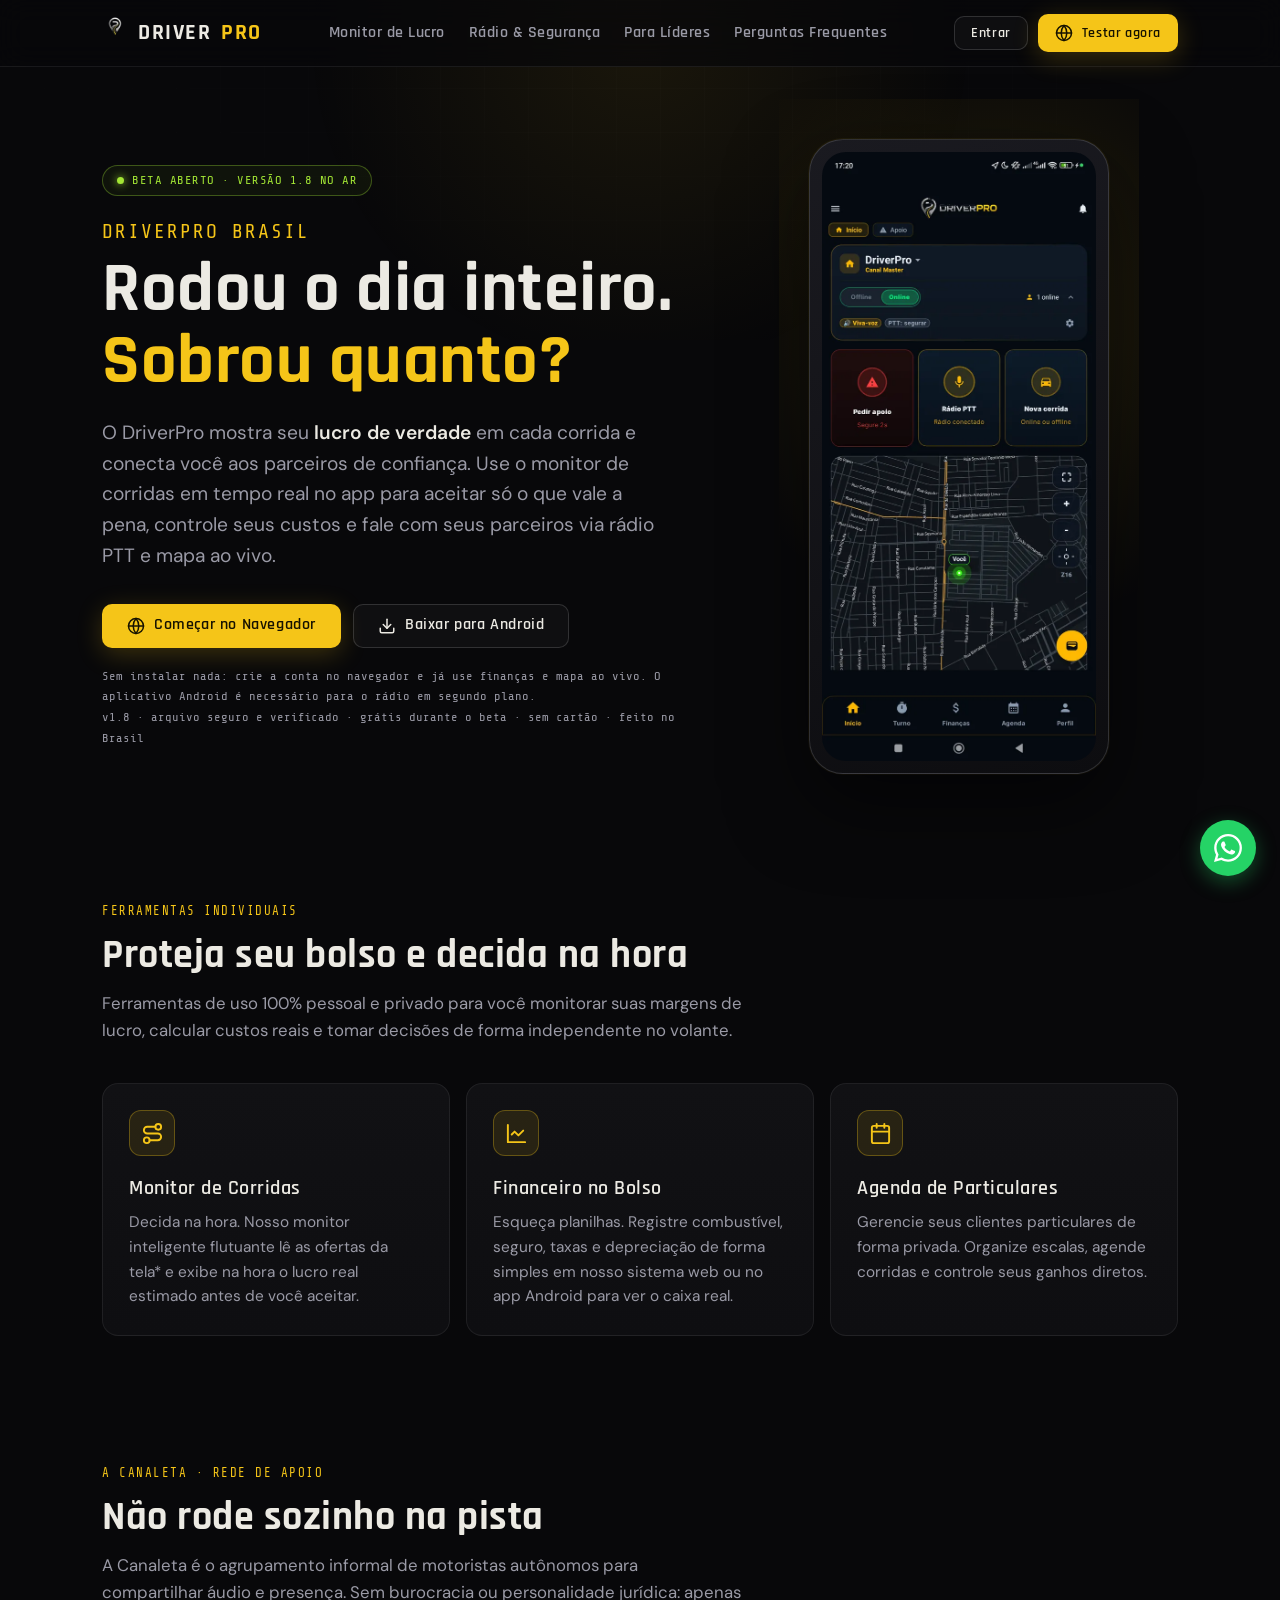
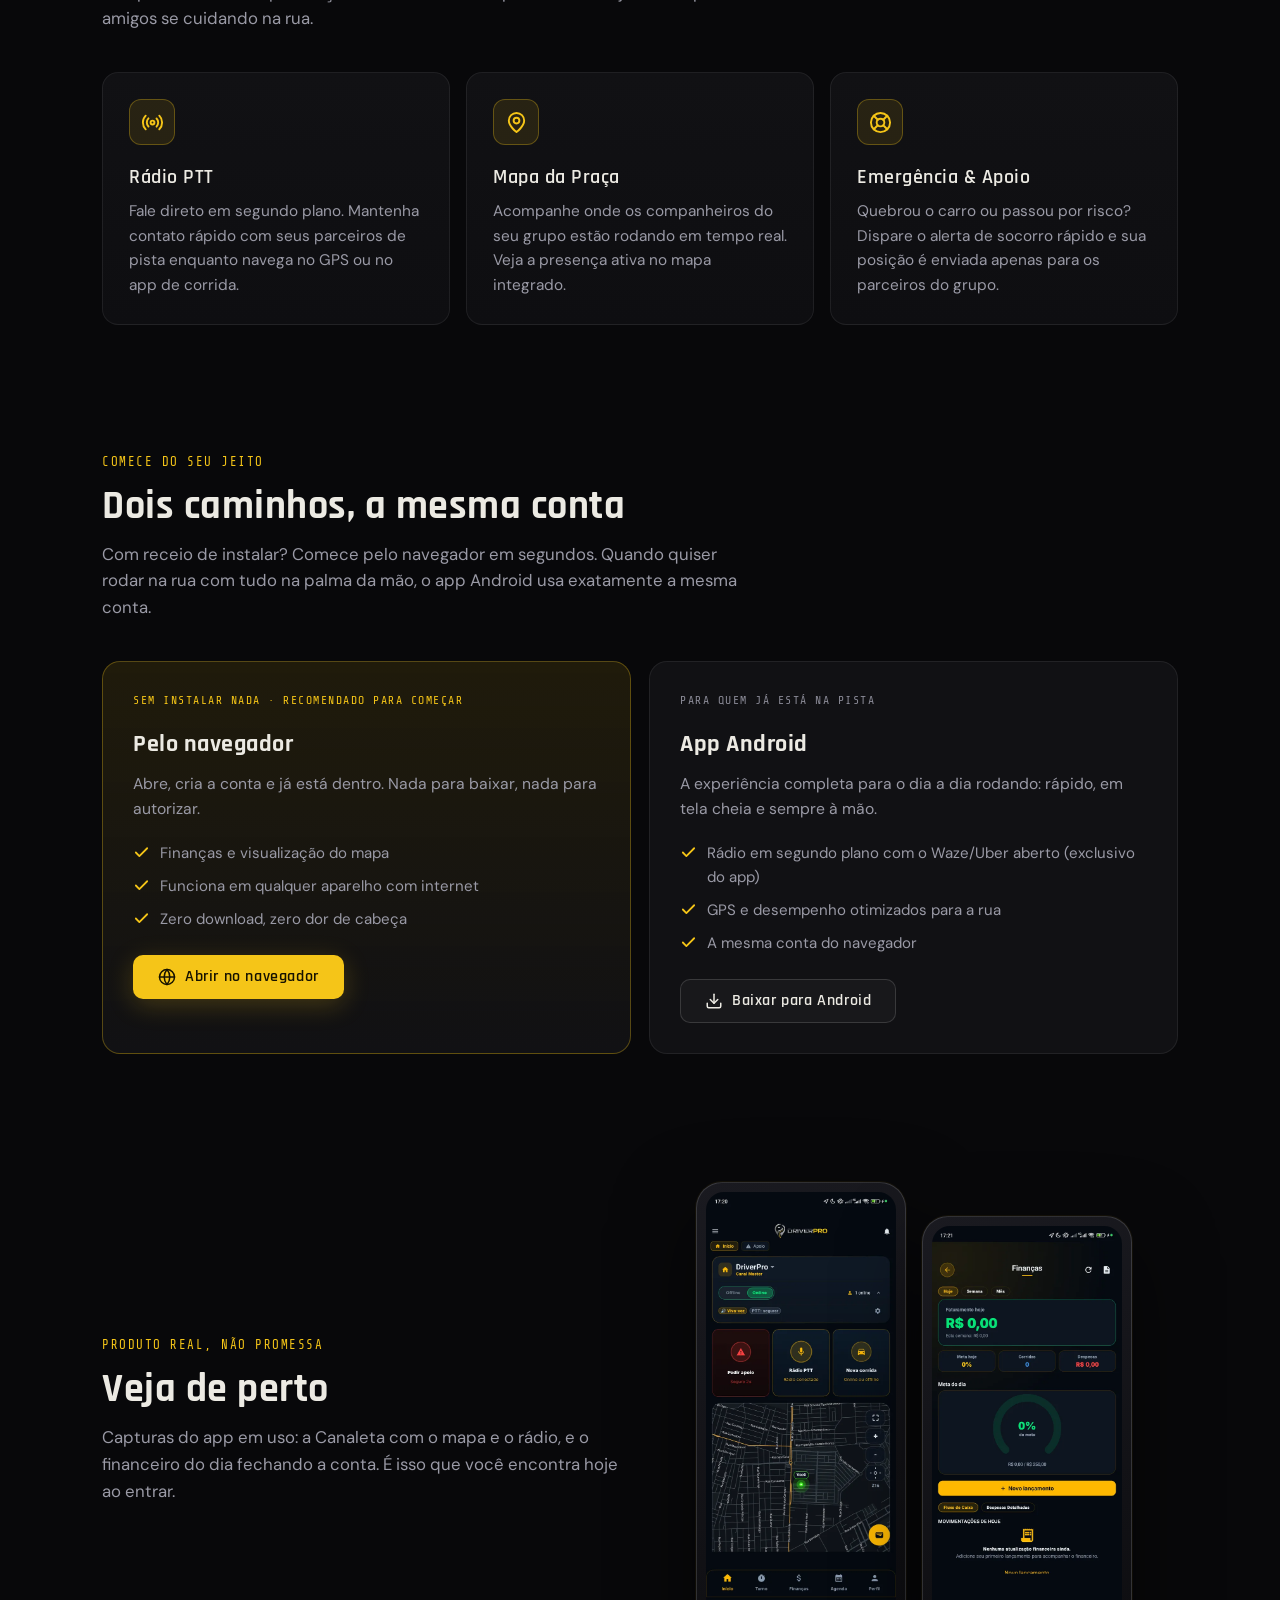
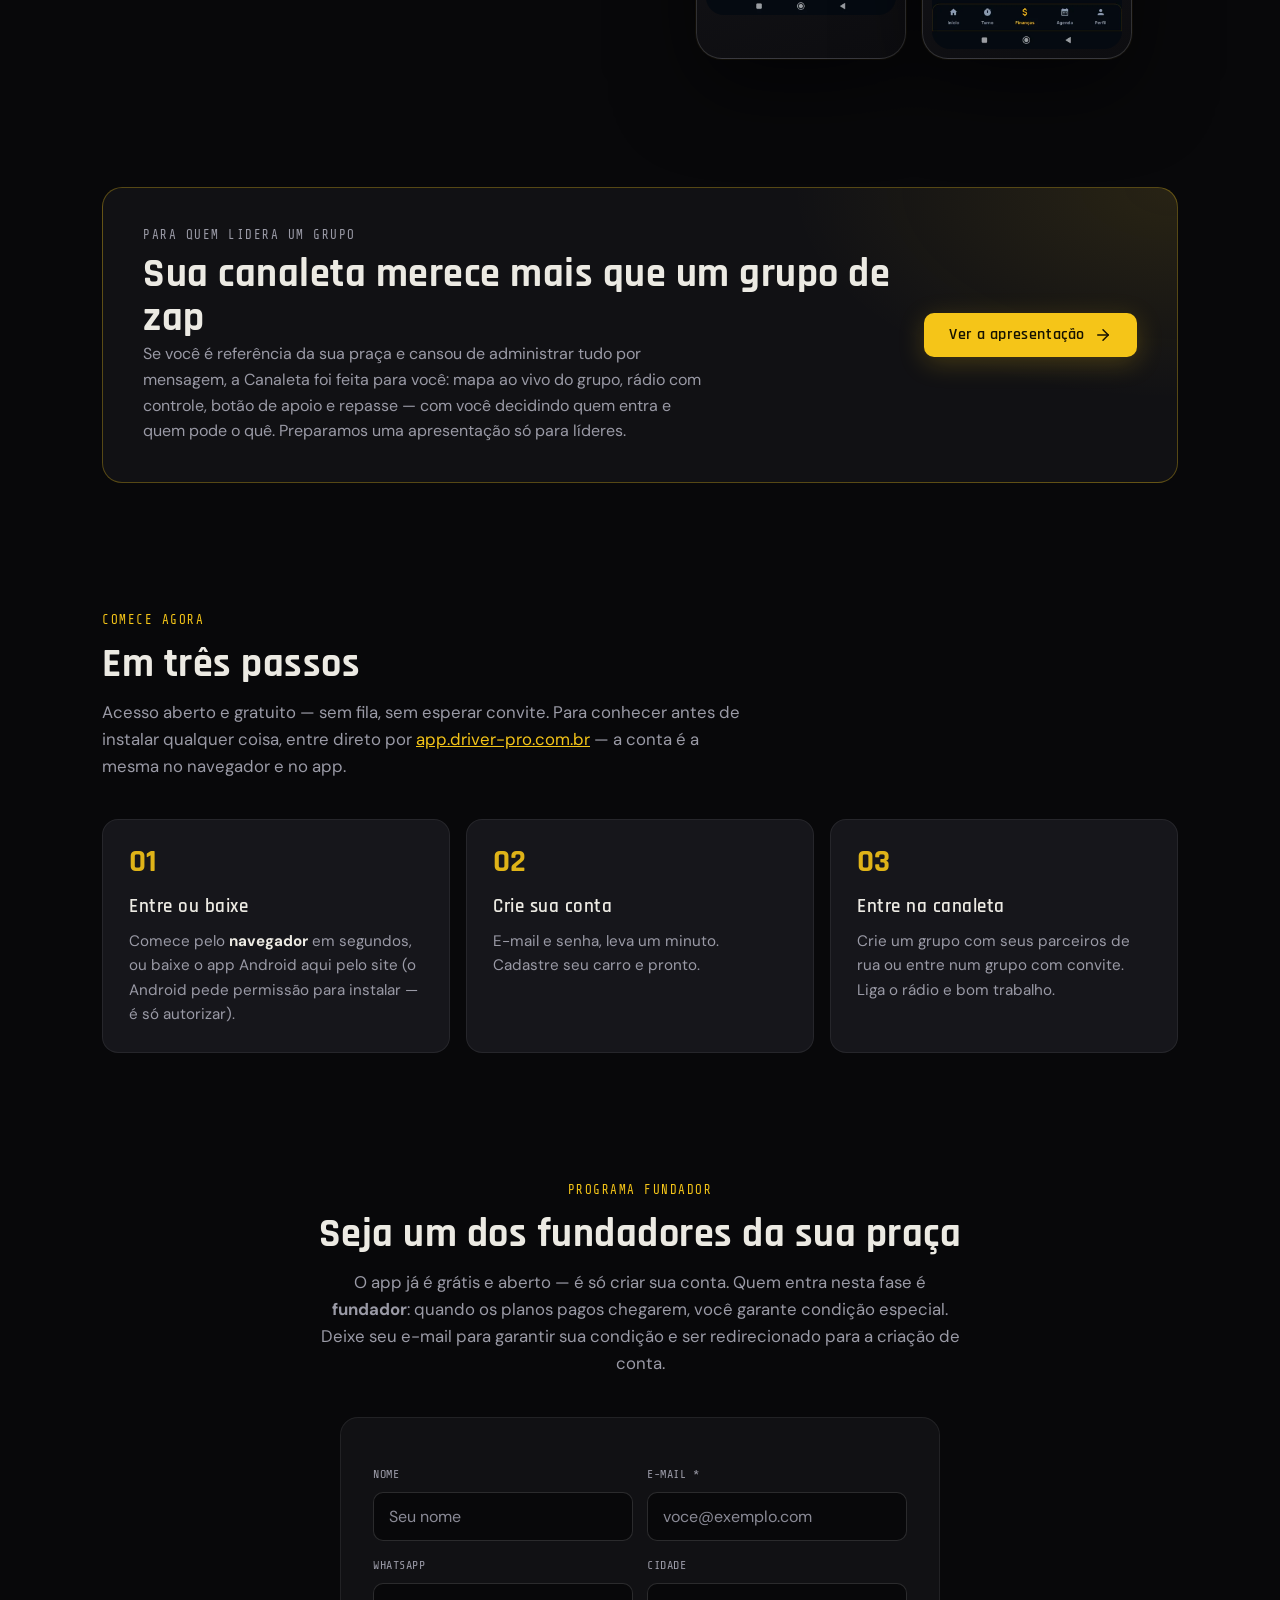
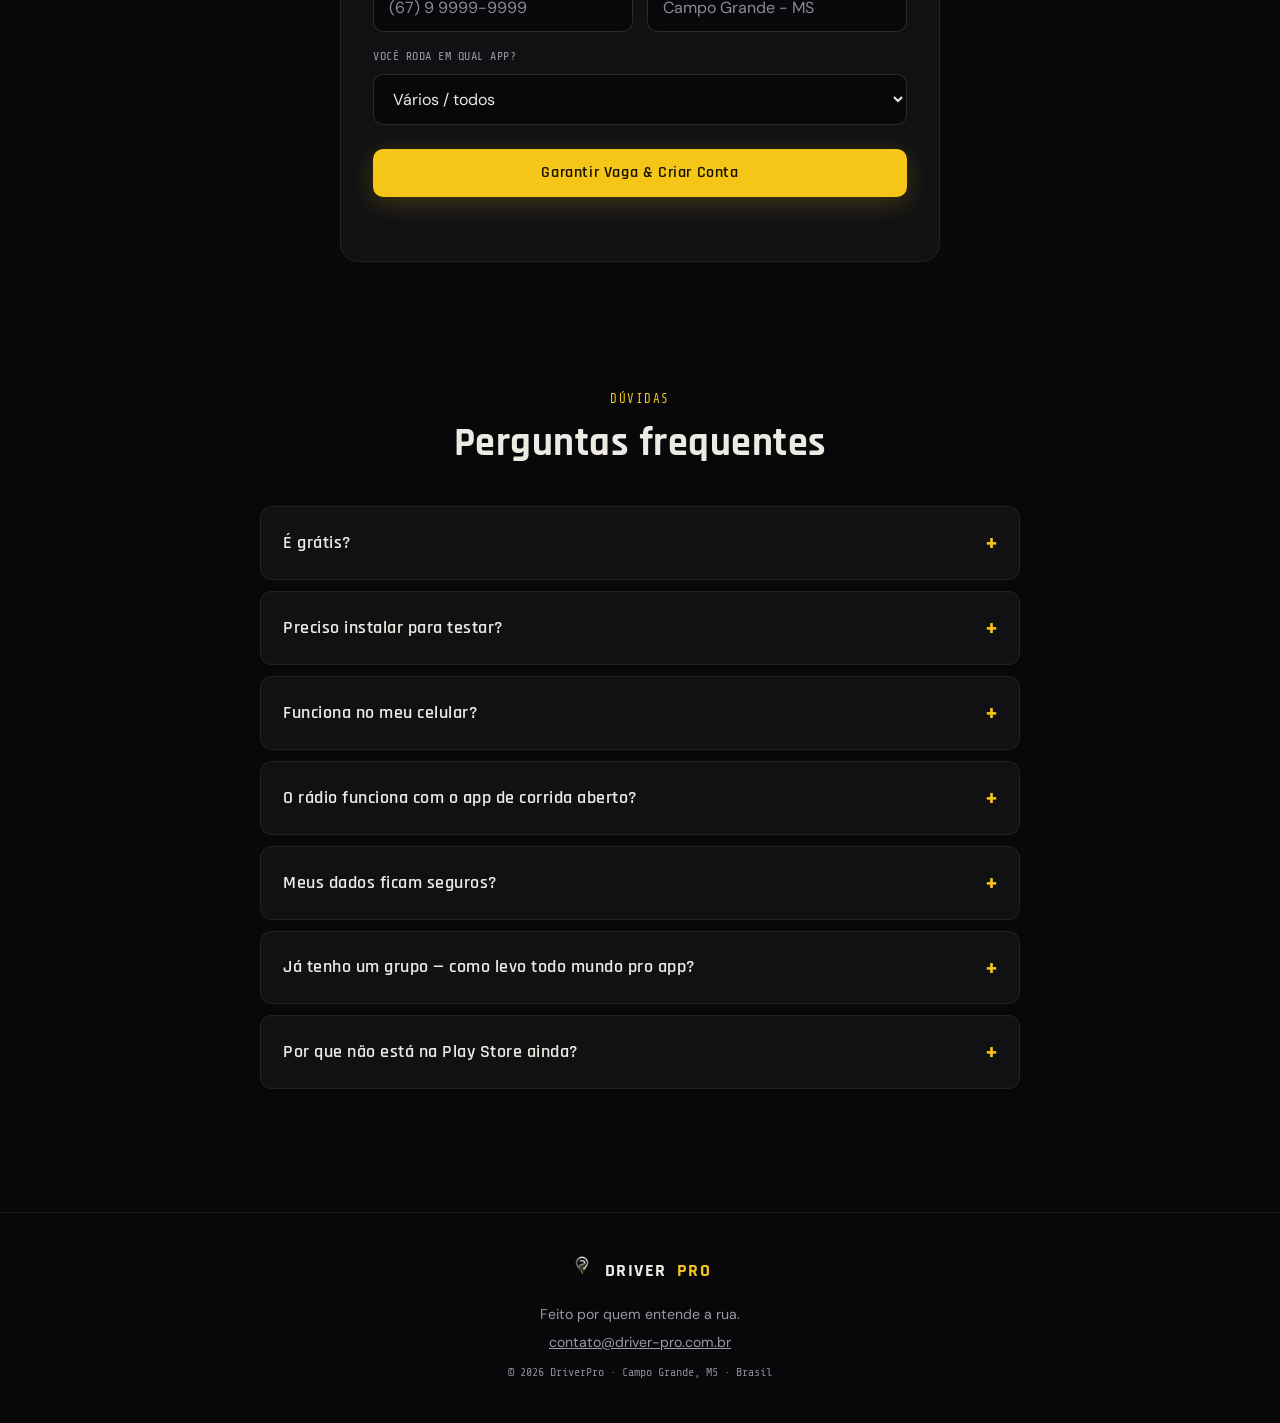
<file: index.html>
<!DOCTYPE html>
<html lang="pt-BR">

<head>
  <meta charset="UTF-8">
  <meta name="viewport" content="width=device-width, initial-scale=1.0">

  <!-- ══ SEO ══ -->
  <title>DriverPro Brasil | Monitor de Corridas, Lucro Real e Rádio PTT</title>
  <meta name="description"
    content="O copiloto definitivo do motorista de aplicativo no Brasil. Calcule seu Lucro Real no Monitor de Corridas, use o Rádio PTT em segundo plano e veja os parceiros no Mapa da Pista ao vivo para sua segurança.">
  <meta name="keywords"
    content="driverpro, driverpro brasil, motorista de aplicativo, uber, 99, indrive, rádio para motoristas, PTT, canaleta, controle financeiro motorista, lucro líquido uber, custo por km, app para motorista">
  <link rel="canonical" href="https://driver-pro.com.br/">
  <meta name="robots" content="index, follow">

  <!-- Open Graph (WhatsApp/redes mostram esse cartão ao compartilhar o link) -->
  <meta property="og:type" content="website">
  <meta property="og:url" content="https://driver-pro.com.br/">
  <meta property="og:title" content="DriverPro Brasil — feito para quem vive do volante">
  <meta property="og:description"
    content="Monitor de corridas, lucro real, mapa ao vivo e rádio comunicador integrado para motoristas autônomos no Brasil.">
  <meta property="og:locale" content="pt_BR">
  <meta property="og:site_name" content="DriverPro Brasil">
  <meta property="og:image" content="https://driver-pro.com.br/logoOficial.png">

  <meta name="twitter:card" content="summary">
  <meta name="twitter:title" content="DriverPro Brasil — feito para quem vive do volante">
  <meta name="twitter:description"
    content="Monitor de corridas, lucro real, mapa ao vivo e rádio comunicador integrado para motoristas autônomos no Brasil.">
  <meta name="twitter:image" content="https://driver-pro.com.br/logoOficial.png">

  <script type="application/ld+json">
  {
    "@context": "https://schema.org",
    "@type": "SoftwareApplication",
    "name": "DriverPro Brasil",
    "alternateName": "DriverPro",
    "operatingSystem": "Android, Web Browser",
    "applicationCategory": "MobileApplication, BusinessApplication",
    "applicationSubCategory": "Utility for Ride-Hailing Drivers",
    "description": "O copiloto definitivo do motorista de aplicativo no Brasil. Oferece monitor flutuante de corridas para cálculo de lucro real, rádio PTT em segundo plano e mapa de presença em tempo real para grupos informais de apoio.",
    "offers": {
      "@type": "Offer",
      "price": "0.00",
      "priceCurrency": "BRL"
    },
    "inLanguage": "pt-BR",
    "url": "https://driver-pro.com.br/",
    "screenshot": [
      "https://driver-pro.com.br/screens/app-canaleta.png",
      "https://driver-pro.com.br/screens/app-financas.png"
    ],
    "featureList": [
      "Monitor de Corridas (calculadora de lucro flutuante)",
      "Gestão de Lucro Real (caixa de combustível e depreciação)",
      "Rádio PTT (comunicação por voz em segundo plano)",
      "Mapa da Pista (localização de companheiros ao vivo)",
      "Botão de Apoio (alerta de segurança rápida)",
      "Agenda de Particulares"
    ]
  }
  </script>

  <link rel="preload" as="style" href="fonts.css">
  <link rel="stylesheet" href="fonts.css" media="print" onload="this.media='all'">
  <noscript>
    <link rel="stylesheet" href="fonts.css">
  </noscript>
  <link rel="preload" as="image" type="image/webp" href="screens/app-canaleta.webp" fetchpriority="high">
  <link rel="icon" href="favicon-48.webp" type="image/webp">

  <style>
    * {
      box-sizing: border-box;
      margin: 0;
      padding: 0
    }

    :root {
      --bg: #08080a;
      --panel: #111114;
      --panel2: #16161b;
      --panel3: #1c1c22;
      --seam: rgba(255, 255, 255, 0.07);
      --seam2: rgba(255, 255, 255, 0.14);
      --yellow: #f5c518;
      --yellow-soft: rgba(245, 197, 24, 0.10);
      --yellow-line: rgba(245, 197, 24, 0.30);
      --lime: #a3e635;
      --red: #ef4444;
      --wpp: #25d366;
      --muted: #8a8a96;
      --muted2: #9a9aa6;
      --text: #eceae3;
      --fh: 'Rajdhani', sans-serif;
      --fm: 'Share Tech Mono', monospace;
      --fb: 'DM Sans', sans-serif;
      --maxw: 1120px;
    }

    html {
      scroll-behavior: smooth
    }

    body {
      font-family: var(--fb);
      background: var(--bg);
      color: var(--text);
      overflow-x: hidden;
      line-height: 1.6;
      -webkit-font-smoothing: antialiased
    }

    /* fundo: grade sutil + brilho quente no topo */
    .bg-grid {
      position: fixed;
      inset: 0;
      pointer-events: none;
      z-index: 0;
      background-image: linear-gradient(rgba(255, 255, 255, 0.016) 1px, transparent 1px), linear-gradient(90deg, rgba(255, 255, 255, 0.016) 1px, transparent 1px);
      background-size: 44px 44px;
      -webkit-mask-image: radial-gradient(ellipse 80% 60% at 50% 0%, #000, transparent 75%);
      mask-image: radial-gradient(ellipse 80% 60% at 50% 0%, #000, transparent 75%)
    }

    .bg-glow {
      position: fixed;
      top: -260px;
      left: 50%;
      transform: translateX(-50%);
      width: 900px;
      height: 600px;
      pointer-events: none;
      z-index: 0;
      background: radial-gradient(circle, rgba(245, 197, 24, 0.08), transparent 62%)
    }

    .wrap {
      position: relative;
      z-index: 1;
      max-width: var(--maxw);
      margin: 0 auto;
      padding: 0 22px
    }

    /* ── botões ── */
    .btn {
      display: inline-flex;
      align-items: center;
      gap: 9px;
      font-family: var(--fh);
      font-weight: 600;
      letter-spacing: .6px;
      text-decoration: none;
      border-radius: 10px;
      padding: 12px 24px;
      font-size: 1.02rem;
      line-height: 1;
      transition: transform .15s, box-shadow .2s, background .2s, border-color .2s;
      cursor: pointer;
      border: 1px solid transparent;
      white-space: nowrap
    }

    .btn svg {
      width: 18px;
      height: 18px;
      flex-shrink: 0
    }

    .btn:hover {
      transform: translateY(-2px)
    }

    .btn-primary {
      background: var(--yellow);
      color: #161200;
      box-shadow: 0 6px 26px rgba(245, 197, 24, .22)
    }

    .btn-primary:hover {
      box-shadow: 0 10px 34px rgba(245, 197, 24, .32)
    }

    .btn-ghost {
      background: rgba(255, 255, 255, .03);
      color: var(--text);
      border-color: var(--seam2)
    }

    .btn-ghost:hover {
      border-color: var(--yellow-line);
      background: var(--yellow-soft)
    }

    .btn-wpp {
      background: var(--wpp);
      color: #052912
    }

    .btn-sm {
      padding: 9px 16px;
      font-size: .9rem
    }

    /* ── header ── */
    header {
      position: sticky;
      top: 0;
      z-index: 20;
      backdrop-filter: blur(14px);
      background: rgba(8, 8, 10, .72);
      border-bottom: 1px solid var(--seam)
    }

    .nav {
      display: flex;
      justify-content: space-between;
      align-items: center;
      padding: 14px 22px;
      max-width: var(--maxw);
      margin: 0 auto
    }

    .logo {
      display: flex;
      align-items: center;
      gap: 10px;
      font-family: var(--fh);
      font-weight: 700;
      font-size: 1.35rem;
      letter-spacing: 1.5px;
      color: var(--text)
    }

    .logo img {
      width: 26px;
      height: 26px;
      object-fit: contain
    }

    .logo span {
      color: var(--yellow)
    }

    .nav-actions {
      display: flex;
      gap: 10px;
      align-items: center
    }

    .nav-links {
      display: flex;
      gap: 24px;
      align-items: center
    }

    .nav-links a {
      color: var(--muted2);
      text-decoration: none;
      font-family: var(--fh);
      font-weight: 600;
      font-size: 1.02rem;
      letter-spacing: .5px;
      transition: color .2s
    }

    .nav-links a:hover {
      color: var(--yellow)
    }

    /* ── hero ── */
    .hero {
      display: grid;
      grid-template-columns: 1.15fr .85fr;
      gap: 44px;
      align-items: center;
      padding: 72px 0 64px
    }

    .badge {
      display: inline-flex;
      align-items: center;
      gap: 8px;
      font-family: var(--fm);
      font-size: .76rem;
      color: var(--lime);
      border: 1px solid rgba(163, 230, 53, .32);
      border-radius: 999px;
      padding: 5px 14px;
      margin-bottom: 26px;
      background: rgba(163, 230, 53, .05);
      letter-spacing: .5px
    }

    .badge .dot {
      width: 7px;
      height: 7px;
      border-radius: 50%;
      background: var(--lime);
      box-shadow: 0 0 8px var(--lime)
    }

    h1 {
      font-family: var(--fh);
      font-weight: 700;
      font-size: clamp(2.5rem, 6vw, 4.4rem);
      line-height: 1.02;
      letter-spacing: .5px
    }

    h1 em {
      font-style: normal;
      color: var(--yellow)
    }

    .hero .sub {
      color: var(--muted2);
      font-size: clamp(1.05rem, 1.6vw, 1.2rem);
      max-width: 560px;
      margin: 20px 0 32px
    }

    .hero .sub strong {
      color: var(--text);
      font-weight: 600
    }

    .cta-row {
      display: flex;
      gap: 12px;
      flex-wrap: wrap
    }

    .cta-note {
      font-family: var(--fm);
      font-size: .76rem;
      color: var(--muted2);
      margin-top: 18px;
      line-height: 1.7
    }

    .cta-note b {
      color: var(--muted2);
      font-weight: 400
    }

    /* moldura do print no hero */
    .hero-shot {
      justify-self: center;
      position: relative
    }

    .phone {
      width: min(300px, 74vw);
      border-radius: 34px;
      border: 1px solid var(--seam2);
      background: linear-gradient(160deg, #1a1a20, #0d0d10);
      padding: 12px;
      box-shadow: 0 30px 80px rgba(0, 0, 0, .55), 0 0 0 1px rgba(245, 197, 24, .06)
    }

    .phone img {
      width: 100%;
      height: auto;
      display: block;
      border-radius: 24px
    }

    .hero-shot::after {
      content: "";
      position: absolute;
      inset: -40px -30px;
      z-index: -1;
      background: radial-gradient(circle at 60% 30%, rgba(245, 197, 24, .12), transparent 60%)
    }

    /* ── seções ── */
    section {
      padding: 64px 0;
      position: relative
    }

    .eyebrow {
      font-family: var(--fm);
      font-size: .78rem;
      color: var(--yellow);
      letter-spacing: 1.5px;
      margin-bottom: 12px
    }

    h2 {
      font-family: var(--fh);
      font-weight: 700;
      font-size: clamp(1.7rem, 3.6vw, 2.5rem);
      line-height: 1.1;
      letter-spacing: .5px
    }

    .lead {
      color: var(--muted2);
      max-width: 640px;
      margin-top: 12px;
      font-size: 1.05rem
    }

    .section-head {
      margin-bottom: 40px
    }

    /* ── grade de recursos ── */
    .grid {
      display: grid;
      grid-template-columns: repeat(3, 1fr);
      gap: 16px
    }

    .card {
      background: linear-gradient(180deg, var(--panel), #0e0e11);
      border: 1px solid var(--seam);
      border-radius: 16px;
      padding: 26px;
      transition: border-color .2s, transform .2s, background .2s
    }

    .card:hover {
      border-color: var(--yellow-line);
      transform: translateY(-4px)
    }

    .card .ico {
      width: 46px;
      height: 46px;
      border-radius: 12px;
      display: flex;
      align-items: center;
      justify-content: center;
      margin-bottom: 16px;
      background: var(--yellow-soft);
      border: 1px solid var(--yellow-line);
      color: var(--yellow)
    }

    .card .ico svg {
      width: 23px;
      height: 23px
    }

    .card h3 {
      font-family: var(--fh);
      font-size: 1.25rem;
      letter-spacing: .5px;
      margin-bottom: 6px;
      font-weight: 600
    }

    .card p {
      color: var(--muted2);
      font-size: .96rem
    }

    /* ── dois caminhos (sem medo) ── */
    .paths {
      display: grid;
      grid-template-columns: 1fr 1fr;
      gap: 18px
    }

    .path {
      position: relative;
      border: 1px solid var(--seam);
      border-radius: 18px;
      padding: 30px;
      background: var(--panel)
    }

    .path.web {
      border-color: var(--yellow-line);
      background: linear-gradient(180deg, var(--yellow-soft), var(--panel))
    }

    .path .tagline {
      font-family: var(--fm);
      font-size: .72rem;
      letter-spacing: 1.5px;
      color: var(--muted);
      margin-bottom: 14px
    }

    .path.web .tagline {
      color: var(--yellow)
    }

    .path h3 {
      font-family: var(--fh);
      font-weight: 700;
      font-size: 1.5rem;
      letter-spacing: .5px;
      margin-bottom: 8px
    }

    .path p {
      color: var(--muted2);
      font-size: .98rem;
      margin-bottom: 20px
    }

    .path ul {
      list-style: none;
      margin-bottom: 24px;
      display: grid;
      gap: 9px
    }

    .path li {
      display: flex;
      gap: 10px;
      align-items: flex-start;
      color: var(--muted2);
      font-size: .94rem
    }

    .path li svg {
      width: 17px;
      height: 17px;
      color: var(--yellow);
      flex-shrink: 0;
      margin-top: 3px
    }

    /* ── passos ── */
    .passos {
      display: grid;
      grid-template-columns: repeat(3, 1fr);
      gap: 16px;
      counter-reset: passo
    }

    .passo {
      background: var(--panel2);
      border: 1px solid var(--seam);
      border-radius: 16px;
      padding: 26px;
      position: relative
    }

    .passo::before {
      counter-increment: passo;
      content: "0" counter(passo);
      font-family: var(--fh);
      font-weight: 700;
      color: var(--yellow);
      font-size: 2rem;
      line-height: 1;
      display: block;
      margin-bottom: 14px;
      opacity: .9
    }

    .passo h3 {
      font-family: var(--fh);
      font-size: 1.2rem;
      letter-spacing: .5px;
      margin-bottom: 6px;
      font-weight: 600
    }

    .passo p {
      color: var(--muted2);
      font-size: .95rem
    }

    .passo strong {
      color: var(--text)
    }

    /* ── líderes (faixa destaque) ── */
    .leaders {
      border: 1px solid var(--yellow-line);
      border-radius: 20px;
      padding: 38px 40px;
      background: radial-gradient(ellipse 60% 120% at 100% 0%, rgba(245, 197, 24, .10), transparent 60%), var(--panel);
      display: flex;
      align-items: center;
      justify-content: space-between;
      gap: 28px;
      flex-wrap: wrap
    }

    .leaders .txt {
      flex: 1;
      min-width: 280px
    }

    .leaders .eyebrow {
      margin-bottom: 8px
    }

    .leaders h3 {
      font-family: var(--fh);
      font-weight: 700;
      font-size: clamp(1.4rem, 2.6vw, 2rem);
      letter-spacing: .5px;
      margin-bottom: 10px
    }

    .leaders p {
      color: var(--muted2);
      max-width: 560px
    }

    /* ── prova (dois prints) ── */
    .proof {
      display: grid;
      grid-template-columns: 1fr 1fr;
      gap: 20px;
      align-items: center
    }

    .proof-shots {
      display: flex;
      gap: 16px;
      justify-content: center
    }

    .proof-shots .phone {
      width: min(210px, 42vw);
      border-radius: 26px;
      padding: 9px
    }

    .proof-shots .phone img {
      border-radius: 18px
    }

    .proof-shots .phone:nth-child(2) {
      margin-top: 34px
    }

    /* ── formulário ── */
    form {
      background: var(--panel);
      border: 1px solid var(--seam);
      border-radius: 18px;
      padding: 32px;
      max-width: 600px;
      margin: 0 auto
    }

    form .row {
      display: grid;
      grid-template-columns: 1fr 1fr;
      gap: 14px
    }

    @media(max-width:560px) {
      form .row {
        grid-template-columns: 1fr
      }
    }

    label {
      font-family: var(--fm);
      font-size: .74rem;
      color: var(--muted2);
      display: block;
      margin: 16px 0 7px;
      letter-spacing: .5px
    }

    input,
    select {
      width: 100%;
      background: var(--bg);
      border: 1px solid var(--seam2);
      border-radius: 10px;
      color: var(--text);
      padding: 13px 15px;
      font-family: var(--fb);
      font-size: 1rem;
      transition: border-color .2s
    }

    input:focus,
    select:focus {
      outline: none;
      border-color: var(--yellow)
    }

    input::placeholder {
      color: var(--muted)
    }

    #form-msg {
      font-family: var(--fm);
      font-size: .85rem;
      margin-top: 16px;
      min-height: 1.2em
    }

    #form-msg.ok {
      color: var(--lime)
    }

    #form-msg.erro {
      color: var(--red)
    }

    /* ── faq ── */
    .faq-wrap {
      max-width: 760px;
      margin: 0 auto
    }

    details {
      background: var(--panel);
      border: 1px solid var(--seam);
      border-radius: 12px;
      padding: 18px 22px;
      margin-bottom: 11px;
      transition: border-color .2s
    }

    details[open] {
      border-color: var(--yellow-line)
    }

    summary {
      font-family: var(--fh);
      font-weight: 600;
      font-size: 1.1rem;
      cursor: pointer;
      letter-spacing: .5px;
      list-style: none;
      display: flex;
      justify-content: space-between;
      align-items: center;
      gap: 14px
    }

    summary::-webkit-details-marker {
      display: none
    }

    summary::after {
      content: "+";
      font-family: var(--fm);
      color: var(--yellow);
      font-size: 1.4rem;
      transition: transform .2s
    }

    details[open] summary::after {
      transform: rotate(45deg)
    }

    details p {
      color: var(--muted2);
      margin-top: 12px;
      font-size: .97rem
    }

    details a {
      color: var(--yellow)
    }

    /* ── footer ── */
    footer {
      border-top: 1px solid var(--seam);
      padding: 40px 0;
      margin-top: 48px;
      text-align: center;
      color: var(--muted2);
      font-size: .88rem
    }

    footer .logo {
      justify-content: center;
      margin-bottom: 14px;
      font-size: 1.15rem
    }

    footer a {
      color: var(--muted2)
    }

    footer .fine {
      font-family: var(--fm);
      font-size: .74rem;
      color: var(--muted);
      margin-top: 10px
    }

    @media(max-width:860px) {
      .nav-links {
        display: none
      }

      .nav {
        padding: 12px 16px;
        gap: 12px
      }

      .nav-actions .btn-primary {
        white-space: nowrap
      }

      .hero {
        grid-template-columns: 1fr;
        text-align: center;
        padding: 52px 0 48px;
        gap: 36px
      }

      .hero .sub {
        margin-left: auto;
        margin-right: auto
      }

      .cta-row {
        justify-content: center
      }

      .hero-shot {
        order: -1
      }

      .grid,
      .passos {
        grid-template-columns: 1fr
      }

      .paths,
      .proof {
        grid-template-columns: 1fr
      }

      .proof-shots .phone:nth-child(2) {
        margin-top: 0
      }

      .nav-actions .hide-sm {
        display: none
      }
    }

    /* Widget Flutuante do WhatsApp */
    .wpp-float {
      position: fixed;
      bottom: 24px;
      right: 24px;
      z-index: 999;
      background: var(--wpp);
      color: #fff;
      width: 56px;
      height: 56px;
      border-radius: 50%;
      display: flex;
      align-items: center;
      justify-content: center;
      box-shadow: 0 6px 20px rgba(37, 211, 102, 0.35);
      transition: transform .2s, box-shadow .2s;
      text-decoration: none;
      border: none;
      cursor: pointer;
    }

    .wpp-float:hover {
      transform: scale(1.1);
      box-shadow: 0 10px 26px rgba(37, 211, 102, 0.45);
    }

    .wpp-float svg {
      width: 28px;
      height: 28px;
    }

  </style>
</head>

<body>
  <div class="bg-grid"></div>
  <div class="bg-glow"></div>

  <!-- Ícones (Lucide, MIT) embutidos como símbolos SVG -->
  <svg width="0" height="0" style="position:absolute" aria-hidden="true">
    <symbol id="i-radio" viewBox="0 0 24 24" fill="none" stroke="currentColor" stroke-width="2" stroke-linecap="round"
      stroke-linejoin="round">
      <path d="M4.9 19.1C1 15.2 1 8.8 4.9 4.9" />
      <path d="M7.8 16.2c-2.3-2.3-2.3-6.1 0-8.5" />
      <circle cx="12" cy="12" r="2" />
      <path d="M16.2 7.8c2.3 2.3 2.3 6.1 0 8.5" />
      <path d="M19.1 4.9C23 8.8 23 15.1 19.1 19" />
    </symbol>
    <symbol id="i-map" viewBox="0 0 24 24" fill="none" stroke="currentColor" stroke-width="2" stroke-linecap="round"
      stroke-linejoin="round">
      <path d="M20 10c0 6-8 12-8 12s-8-6-8-12a8 8 0 0 1 16 0Z" />
      <circle cx="12" cy="10" r="3" />
    </symbol>
    <symbol id="i-help" viewBox="0 0 24 24" fill="none" stroke="currentColor" stroke-width="2" stroke-linecap="round"
      stroke-linejoin="round">
      <circle cx="12" cy="12" r="10" />
      <circle cx="12" cy="12" r="4" />
      <line x1="4.93" y1="4.93" x2="9.17" y2="9.17" />
      <line x1="14.83" y1="14.83" x2="19.07" y2="19.07" />
      <line x1="14.83" y1="9.17" x2="19.07" y2="4.93" />
      <line x1="9.17" y1="14.83" x2="4.93" y2="19.07" />
    </symbol>
    <symbol id="i-route" viewBox="0 0 24 24" fill="none" stroke="currentColor" stroke-width="2" stroke-linecap="round"
      stroke-linejoin="round">
      <circle cx="6" cy="19" r="3" />
      <path d="M9 19h8.5a3.5 3.5 0 0 0 0-7h-11a3.5 3.5 0 0 1 0-7H15" />
      <circle cx="18" cy="5" r="3" />
    </symbol>
    <symbol id="i-calendar" viewBox="0 0 24 24" fill="none" stroke="currentColor" stroke-width="2"
      stroke-linecap="round" stroke-linejoin="round">
      <rect width="18" height="18" x="3" y="4" rx="2" />
      <path d="M3 10h18" />
      <path d="M8 2v4" />
      <path d="M16 2v4" />
    </symbol>
    <symbol id="i-chart" viewBox="0 0 24 24" fill="none" stroke="currentColor" stroke-width="2" stroke-linecap="round"
      stroke-linejoin="round">
      <path d="M3 3v18h18" />
      <path d="m19 9-5 5-4-4-3 3" />
    </symbol>
    <symbol id="i-check" viewBox="0 0 24 24" fill="none" stroke="currentColor" stroke-width="2.5" stroke-linecap="round"
      stroke-linejoin="round">
      <path d="M20 6 9 17l-5-5" />
    </symbol>
    <symbol id="i-globe" viewBox="0 0 24 24" fill="none" stroke="currentColor" stroke-width="2" stroke-linecap="round"
      stroke-linejoin="round">
      <circle cx="12" cy="12" r="10" />
      <path d="M12 2a15.3 15.3 0 0 0 0 20 15.3 15.3 0 0 0 0-20" />
      <path d="M2 12h20" />
    </symbol>
    <symbol id="i-download" viewBox="0 0 24 24" fill="none" stroke="currentColor" stroke-width="2"
      stroke-linecap="round" stroke-linejoin="round">
      <path d="M21 15v4a2 2 0 0 1-2 2H5a2 2 0 0 1-2-2v-4" />
      <polyline points="7 10 12 15 17 10" />
      <line x1="12" y1="15" x2="12" y2="3" />
    </symbol>
    <symbol id="i-arrow" viewBox="0 0 24 24" fill="none" stroke="currentColor" stroke-width="2" stroke-linecap="round"
      stroke-linejoin="round">
      <line x1="5" y1="12" x2="19" y2="12" />
      <polyline points="12 5 19 12 12 19" />
    </symbol>
  </svg>

  <header>
    <nav class="nav">
      <div class="logo">
        <picture>
          <source srcset="logoOficial.webp" type="image/webp">
          <img src="logoOficial.png" width="26" height="26" alt="DriverPro">
        </picture>
        DRIVER<span>PRO</span>
      </div>
      <div class="nav-links">
        <a href="#lucro">Monitor de Lucro</a>
        <a href="#seguranca">Rádio & Segurança</a>
        <a href="#lideres">Para Líderes</a>
        <a href="#faq">Perguntas Frequentes</a>
      </div>
      <div class="nav-actions">
        <a class="btn btn-ghost btn-sm hide-sm" href="https://app.driver-pro.com.br/login">Entrar</a>
        <a class="btn btn-primary btn-sm" href="https://app.driver-pro.com.br/register"><svg>
            <use href="#i-globe" />
          </svg>Testar agora</a>
      </div>
    </nav>
  </header>

  <main class="wrap">

    <!-- ══ HERO ══ -->
    <section class="hero">
      <div class="hero-text">
        <span class="badge"><span class="dot"></span>BETA ABERTO · VERSÃO 1.8 NO AR</span>
        <h1>
          <span style="display: block; font-size: clamp(0.9rem, 2vw, 1.25rem); color: var(--yellow); text-transform: uppercase; letter-spacing: 2px; font-family: var(--fm); margin-bottom: 12px; font-weight: 500;">DriverPro Brasil</span>
          Rodou o dia inteiro.<br><em>Sobrou quanto?</em>
        </h1>
        <p class="sub">O DriverPro mostra seu <strong>lucro de verdade</strong> em cada corrida e conecta você aos
          parceiros de confiança. Use o monitor de corridas em tempo real no app para aceitar só o que vale a pena,
          controle seus custos e fale com seus parceiros via rádio PTT e mapa ao vivo.</p>
        <div class="cta-row">
          <a class="btn btn-primary" href="https://app.driver-pro.com.br/register"><svg>
              <use href="#i-globe" />
            </svg>Começar no Navegador</a>
          <a class="btn btn-ghost" href="https://driver-pro.com.br/download/driverpro-release.apk"
            id="btn-download-release"><svg>
              <use href="#i-download" />
            </svg>Baixar para Android</a>
        </div>
        <p class="cta-note">
          <b>Sem instalar nada:</b> crie a conta no navegador e já use finanças e mapa ao vivo. O aplicativo Android é
          necessário para o rádio em segundo plano.<br>
          v1.8 · arquivo seguro e verificado · grátis durante o beta · sem cartão · feito no Brasil
        </p>
      </div>
      <div class="hero-shot">
        <div class="phone">
          <picture>
            <source srcset="screens/app-canaleta.webp" type="image/webp">
            <img src="screens/app-canaleta.png" width="600" height="1333" fetchpriority="high"
                alt="Tela da Canaleta no app DriverPro: mapa ao vivo, presença e rádio">
          </picture>
        </div>
      </div>
    </section>

    <!-- ══ RECURSOS INDIVIDUAIS ══ -->
    <section id="lucro">
      <div class="section-head">
        <p class="eyebrow">FERRAMENTAS INDIVIDUAIS</p>
        <h2>Proteja seu bolso e decida na hora</h2>
        <p class="lead">Ferramentas de uso 100% pessoal e privado para você monitorar suas margens de lucro, calcular
          custos reais e tomar decisões de forma independente no volante.</p>
      </div>
      <div class="grid">
        <!-- Card 1: Monitor de Corridas (Individual) -->
        <div class="card">
          <div class="card-top">
            <div class="ico"><svg>
                <use href="#i-route" />
              </svg></div>
            <h3>Monitor de Corridas</h3>
            <p>Decida na hora. Nosso monitor inteligente flutuante lê as ofertas da tela* e exibe na hora o lucro real
              estimado antes de você aceitar.</p>
          </div>
        </div>

        <!-- Card 2: Financeiro Real (Individual) -->
        <div class="card">
          <div class="card-top">
            <div class="ico"><svg>
                <use href="#i-chart" />
              </svg></div>
            <h3>Financeiro no Bolso</h3>
            <p>Esqueça planilhas. Registre combustível, seguro, taxas e depreciação de forma simples em nosso sistema
              web ou no
              app Android para ver o caixa real.</p>
          </div>
        </div>

        <!-- Card 3: Agenda e Particulares (Individual) -->
        <div class="card">
          <div class="card-top">
            <div class="ico"><svg>
                <use href="#i-calendar" />
              </svg></div>
            <h3>Agenda de Particulares</h3>
            <p>Gerencie seus clientes particulares de forma privada. Organize escalas, agende corridas e controle seus
              ganhos diretos.</p>
          </div>
        </div>
      </div>
    </section>

    <!-- ══ RECURSOS DE GRUPO (A CANALETA) ══ -->
    <section id="seguranca">
      <div class="section-head">
        <p class="eyebrow">A CANALETA · REDE DE APOIO</p>
        <h2>Não rode sozinho na pista</h2>
        <p class="lead">A Canaleta é o agrupamento informal de motoristas autônomos para compartilhar áudio e presença.
          Sem burocracia ou personalidade jurídica: apenas amigos se cuidando na rua.</p>
      </div>
      <div class="grid">
        <!-- Card 1: Rádio PTT (Grupo) -->
        <div class="card">
          <div class="card-top">
            <div class="ico"><svg>
                <use href="#i-radio" />
              </svg></div>
            <h3>Rádio PTT</h3>
            <p>Fale direto em segundo plano. Mantenha contato rápido com seus parceiros de pista enquanto navega no GPS
              ou no app de corrida.</p>
          </div>
        </div>

        <!-- Card 2: Mapa ao Vivo (Grupo) -->
        <div class="card">
          <div class="card-top">
            <div class="ico"><svg>
                <use href="#i-map" />
              </svg></div>
            <h3>Mapa da Praça</h3>
            <p>Acompanhe onde os companheiros do seu grupo estão rodando em tempo real. Veja a presença ativa no mapa
              integrado.</p>
          </div>
        </div>

        <!-- Card 3: Apoio na Rua (Emergência) -->
        <div class="card">
          <div class="card-top">
            <div class="ico"><svg>
                <use href="#i-help" />
              </svg></div>
            <h3>Emergência & Apoio</h3>
            <p>Quebrou o carro ou passou por risco? Dispare o alerta de socorro rápido e sua posição é enviada apenas
              para os parceiros do grupo.</p>
          </div>
        </div>
      </div>
    </section>

    <!-- ══ DOIS CAMINHOS (sem medo) ══ -->
    <section id="comecar">
      <div class="section-head">
        <p class="eyebrow">COMECE DO SEU JEITO</p>
        <h2>Dois caminhos, a mesma conta</h2>
        <p class="lead">Com receio de instalar? Comece pelo navegador em segundos. Quando quiser rodar
          na rua com tudo na palma da mão, o app Android usa exatamente a mesma conta.</p>
      </div>
      <div class="paths">
        <div class="path web">
          <p class="tagline">SEM INSTALAR NADA · RECOMENDADO PARA COMEÇAR</p>
          <h3>Pelo navegador</h3>
          <p>Abre, cria a conta e já está dentro. Nada para baixar, nada para autorizar.</p>
          <ul>
            <li><svg>
                <use href="#i-check" />
              </svg>Finanças e visualização do mapa</li>
            <li><svg>
                <use href="#i-check" />
              </svg>Funciona em qualquer aparelho com internet</li>
            <li><svg>
                <use href="#i-check" />
              </svg>Zero download, zero dor de cabeça</li>
          </ul>
          <a class="btn btn-primary" href="https://app.driver-pro.com.br/register"><svg>
              <use href="#i-globe" />
            </svg>Abrir no navegador</a>
        </div>
        <div class="path">
          <p class="tagline">PARA QUEM JÁ ESTÁ NA PISTA</p>
          <h3>App Android</h3>
          <p>A experiência completa para o dia a dia rodando: rápido, em tela cheia e sempre à mão.</p>
          <ul>
            <li><svg>
                <use href="#i-check" />
              </svg>Rádio em segundo plano com o Waze/Uber aberto (exclusivo do app)</li>
            <li><svg>
                <use href="#i-check" />
              </svg>GPS e desempenho otimizados para a rua</li>
            <li><svg>
                <use href="#i-check" />
              </svg>A mesma conta do navegador</li>
          </ul>
          <a class="btn btn-ghost" href="https://driver-pro.com.br/download/driverpro-release.apk"><svg>
              <use href="#i-download" />
            </svg>Baixar para Android</a>
        </div>
      </div>
    </section>

    <!-- ══ PROVA (prints reais) ══ -->
    <section id="prova">
      <div class="proof">
        <div class="proof-text">
          <p class="eyebrow">PRODUTO REAL, NÃO PROMESSA</p>
          <h2>Veja de perto</h2>
          <p class="lead">Capturas do app em uso: a Canaleta com o mapa e o rádio, e o financeiro do dia
            fechando a conta. É isso que você encontra hoje ao entrar.</p>
        </div>
        <div class="proof-shots">
          <div class="phone">
            <picture>
              <source srcset="screens/app-canaleta.webp" type="image/webp">
              <img src="screens/app-canaleta.png" width="600" height="1333" loading="lazy" alt="Canaleta: mapa, presença e rádio">
            </picture>
          </div>
          <div class="phone">
            <picture>
              <source srcset="screens/app-financas.webp" type="image/webp">
              <img src="screens/app-financas.png" width="600" height="1333" loading="lazy" alt="Finanças do dia: ganhos, gastos e lucro">
            </picture>
          </div>
        </div>
      </div>
    </section>

    <!-- ══ LÍDERES ══ -->
    <section id="lideres">
      <div class="leaders">
        <div class="txt">
          <p class="eyebrow">PARA QUEM LIDERA UM GRUPO</p>
          <h2>Sua canaleta merece mais que um grupo de zap</h2>
          <p>Se você é referência da sua praça e cansou de administrar tudo por mensagem, a Canaleta
            foi feita para você: mapa ao vivo do grupo, rádio com controle, botão de apoio e repasse —
            com você decidindo quem entra e quem pode o quê. Preparamos uma apresentação só para líderes.</p>
        </div>
        <a class="btn btn-primary" href="https://driver-pro.com.br/parceiros/">Ver a apresentação<svg>
            <use href="#i-arrow" />
          </svg></a>
      </div>
    </section>

    <!-- ══ COMO ENTRAR ══ -->
    <section id="como">
      <div class="section-head">
        <p class="eyebrow">COMECE AGORA</p>
        <h2>Em três passos</h2>
        <p class="lead">Acesso aberto e gratuito — sem fila, sem esperar convite. Para conhecer antes de
          instalar qualquer coisa, entre direto por <a href="https://app.driver-pro.com.br/register"
            style="color:var(--yellow)">app.driver-pro.com.br</a> — a conta é a mesma no navegador e no app.</p>
      </div>
      <div class="passos">
        <div class="passo">
          <h3>Entre ou baixe</h3>
          <p>Comece pelo <strong>navegador</strong> em segundos, ou baixe o app Android aqui pelo site (o Android pede
            permissão para instalar — é só autorizar).</p>
        </div>
        <div class="passo">
          <h3>Crie sua conta</h3>
          <p>E-mail e senha, leva um minuto. Cadastre seu carro e pronto.</p>
        </div>
        <div class="passo">
          <h3>Entre na canaleta</h3>
          <p>Crie um grupo com seus parceiros de rua ou entre num grupo com convite. Liga o rádio e bom trabalho.</p>
        </div>
      </div>
    </section>

    <!-- ══ FORMULÁRIO ══ -->
    <section id="beta">
      <div class="section-head" style="text-align:center">
        <p class="eyebrow">PROGRAMA FUNDADOR</p>
        <h2>Seja um dos fundadores da sua praça</h2>
        <p class="lead" style="margin-left:auto;margin-right:auto">O app já é grátis e aberto — é só criar
          sua conta. Quem entra nesta fase é <strong>fundador</strong>: quando os planos pagos chegarem, você
          garante condição especial. Deixe seu e-mail para garantir sua condição e ser redirecionado para a criação de
          conta.</p>
      </div>
      <form id="waitlist-form">
        <div class="row">
          <div><label for="f-nome">NOME</label><input id="f-nome" name="name" maxlength="100" placeholder="Seu nome">
          </div>
          <div><label for="f-email">E-MAIL *</label><input id="f-email" name="email" type="email" required
              placeholder="voce@exemplo.com"></div>
        </div>
        <div class="row">
          <div><label for="f-fone">WHATSAPP</label><input id="f-fone" name="phone" maxlength="20"
              placeholder="(67) 9 9999-9999"></div>
          <div><label for="f-cidade">CIDADE</label><input id="f-cidade" name="city" maxlength="100"
              placeholder="Campo Grande - MS"></div>
        </div>
        <label for="f-plataforma">VOCÊ RODA EM QUAL APP?</label>
        <select id="f-plataforma" name="platform">
          <option value="all">Vários / todos</option>
          <option value="uber">Uber</option>
          <option value="99">99</option>
          <option value="indrive">InDrive</option>
        </select>
        <div style="margin-top:24px;text-align:center">
          <button class="btn btn-primary" type="submit" id="f-enviar"
            style="width:100%;justify-content:center;padding:15px">Garantir Vaga & Criar Conta</button>
        </div>
        <p id="form-msg"></p>
      </form>
    </section>

    <!-- ══ FAQ ══ -->
    <section id="faq">
      <div class="section-head" style="text-align:center">
        <p class="eyebrow">DÚVIDAS</p>
        <h2>Perguntas frequentes</h2>
      </div>
      <div class="faq-wrap">
        <details>
          <summary>É grátis?</summary>
          <p>Sim, tudo liberado e sem cartão. Quem entra agora é fundador: quando lançarmos os planos pagos, você terá
            condição especial por ter chegado no começo.</p>
        </details>
        <details>
          <summary>Preciso instalar para testar?</summary>
          <p>Não. Entre em <a href="https://app.driver-pro.com.br/register">app.driver-pro.com.br</a>, crie a conta e
            use direto no navegador: finanças, rádio e mapa ao vivo. Se gostar, o app Android usa a mesma conta.</p>
        </details>
        <details>
          <summary>Funciona no meu celular?</summary>
          <p>Qualquer Android razoavelmente atual. iPhone ainda não tem app — mas dá para usar a versão web no navegador
            de qualquer aparelho.</p>
        </details>
        <details>
          <summary>O rádio funciona com o app de corrida aberto?</summary>
          <p>Sim. O rádio segue conectado em segundo plano com uma notificação fixa — você ouve e fala enquanto navega
            no Waze, Uber ou 99.</p>
        </details>
        <details>
          <summary>Meus dados ficam seguros?</summary>
          <p>Seus dados são seus: conexão criptografada (HTTPS/TLS) em todo o tráfego, servidores protegidos e
            ferramentas para exportar ou excluir sua conta quando quiser, como manda a LGPD.</p>
        </details>
        <details>
          <summary>Já tenho um grupo — como levo todo mundo pro app?</summary>
          <p>Melhor cenário. Veja a <a href="https://driver-pro.com.br/parceiros/">apresentação para líderes</a> e chame
            a gente no WhatsApp: ajudamos a criar sua canaleta e a instalar aparelho por aparelho, se precisar.</p>
        </details>
        <details>
          <summary>Por que não está na Play Store ainda?</summary>
          <p>Ainda estamos em beta, ajustando os últimos detalhes antes de publicar. Enquanto isso o acesso é aberto:
            use direto no navegador ou instale o Android pelo site. A publicação na Play Store vem na sequência.</p>
        </details>
      </div>
    </section>

  </main>

  <footer>
    <div class="wrap">
      <div class="logo">
        <picture>
          <source srcset="logoOficial.webp" type="image/webp">
          <img src="logoOficial.png" width="26" height="26" alt="DriverPro">
        </picture>
        DRIVER<span>PRO</span>
      </div>
      <p>Feito por quem entende a rua.</p>
      <p style="margin-top:6px"><a href="mailto:contato@driver-pro.com.br">contato@driver-pro.com.br</a></p>
      <p class="fine">© 2026 DriverPro · Campo Grande, MS · Brasil</p>
    </div>
  </footer>

  <a href="#" class="wpp-float" id="btn-wpp-float" style="display:none" target="_blank" aria-label="Chamar no WhatsApp">
    <svg viewBox="0 0 24 24" fill="currentColor">
      <path
        d="M17.472 14.382c-.297-.149-1.758-.867-2.03-.967-.273-.099-.471-.148-.67.15-.197.297-.767.966-.94 1.164-.173.199-.347.223-.644.075-.297-.15-1.255-.463-2.39-1.475-.883-.788-1.48-1.761-1.653-2.059-.173-.297-.018-.458.13-.606.134-.133.298-.347.446-.52.149-.174.198-.298.298-.497.099-.198.05-.371-.025-.52-.075-.149-.669-1.612-.916-2.207-.242-.579-.487-.5-.669-.51-.173-.008-.371-.01-.57-.01-.198 0-.52.074-.792.372-.272.297-1.04 1.016-1.04 2.479 0 1.462 1.065 2.875 1.213 3.074.149.198 2.096 3.2 5.077 4.487.709.306 1.262.489 1.694.625.712.227 1.36.195 1.871.118.571-.085 1.758-.719 2.006-1.413.248-.694.248-1.289.173-1.413-.074-.124-.272-.198-.57-.347m-5.421 7.403h-.004a9.87 9.87 0 01-5.031-1.378l-.361-.214-3.741.982.998-3.648-.235-.374a9.86 9.86 0 01-1.51-5.26c.001-5.45 4.436-9.884 9.888-9.884 2.64 0 5.122 1.03 6.988 2.898a9.825 9.825 0 012.893 6.994c-.003 5.45-4.437 9.884-9.885 9.884m8.413-18.297A11.815 11.815 0 0012.05 0C5.495 0 .16 5.335.157 11.892c0 2.096.547 4.142 1.588 5.945L0 24l6.335-1.662c1.746.953 3.71 1.458 5.704 1.459h.005c6.554 0 11.89-5.335 11.893-11.893a11.821 11.821 0 00-3.48-8.413Z" />
    </svg>
  </a>

  <script>
    // WhatsApp do beta: preencha com DDI+DDD+numero (ex.: 5567999990000) para exibir o botao.
    const WHATSAPP_NUMERO = "5567991797871";
    if (WHATSAPP_NUMERO) {
      const b = document.getElementById("btn-wpp-float");
      b.href = "https://wa.me/" + WHATSAPP_NUMERO + "?text=" +
        encodeURIComponent("Olá! Vi o site do DriverPro e quero ser fundador / começar a usar.");
      b.style.display = "flex";
    }

    // Auto-formatação do WhatsApp de forma orgânica (sem placeholders rígidos ou Xs)
    const phoneInput = document.getElementById("f-fone");
    if (phoneInput) {
      phoneInput.addEventListener("input", (e) => {
        let value = e.target.value.replace(/\D/g, "");
        if (value.length > 11) value = value.slice(0, 11);
        
        if (value.length > 6) {
          e.target.value = `(${value.slice(0, 2)}) ${value.slice(2, 7)}-${value.slice(7)}`;
        } else if (value.length > 2) {
          e.target.value = `(${value.slice(0, 2)}) ${value.slice(2)}`;
        } else if (value.length > 0) {
          e.target.value = `(${value}`;
        }
      });
    }

    document.getElementById("waitlist-form").addEventListener("submit", async (e) => {
      e.preventDefault();
      const msg = document.getElementById("form-msg");
      const btn = document.getElementById("f-enviar");
      const dados = Object.fromEntries(new FormData(e.target).entries());
      btn.disabled = true; msg.className = ""; msg.textContent = "enviando...";
      try {
        const r = await fetch("https://api.driver-pro.com.br/api/v1/waitlist/", {
          method: "POST",
          headers: { "Content-Type": "application/json" },
          body: JSON.stringify(dados),
        });
        if (r.ok) {
          msg.className = "ok";
          msg.textContent = "✓ Vaga anotada! Redirecionando para a criação de conta...";
          setTimeout(() => {
            window.location.href = "https://app.driver-pro.com.br/register?email=" + encodeURIComponent(dados.email);
          }, 1500);
        } else if (r.status === 429) {
          msg.className = "erro";
          msg.textContent = "Muitas tentativas — espera um pouquinho e tenta de novo.";
          btn.disabled = false;
        } else {
          const corpo = await r.json().catch(() => ({}));
          msg.className = "erro";
          msg.textContent = corpo.email ? "Confere o e-mail digitado." : "Algo deu errado — tenta de novo.";
          btn.disabled = false;
        }
      } catch {
        msg.className = "erro";
        msg.textContent = "Sem conexão com o servidor — tenta de novo já já.";
        btn.disabled = false;
      }
    });
  </script>
</body>

</html>
</file>
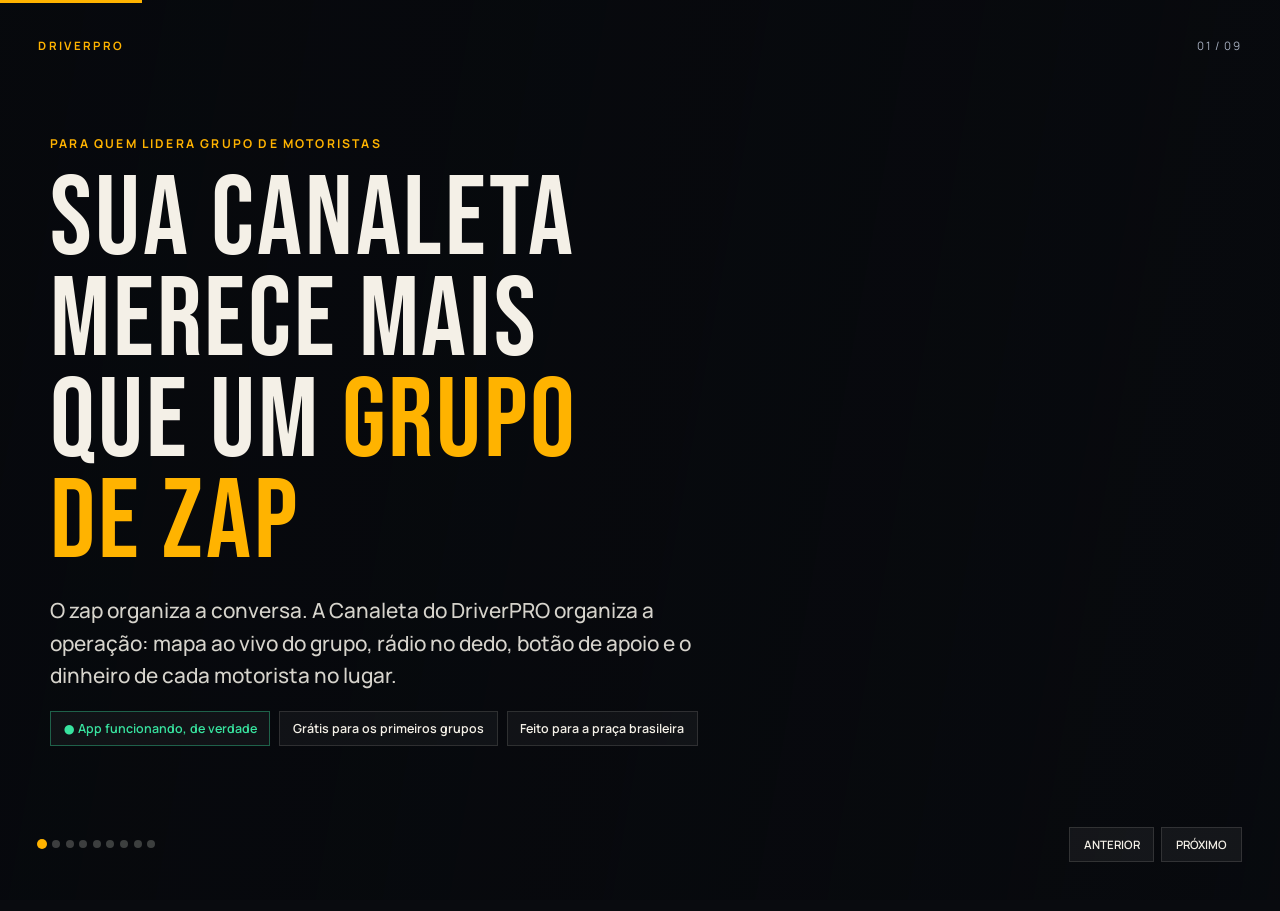
<file: parceiros/index.html>
<!DOCTYPE html>
<html lang="pt-BR">
<head>
  <meta charset="utf-8" />
  <meta name="viewport" content="width=device-width, initial-scale=1" />
  <title>DriverPRO — Para quem lidera a canaleta</title>
  <link rel="preconnect" href="https://fonts.googleapis.com" />
  <link rel="preconnect" href="https://fonts.gstatic.com" crossorigin />
  <link href="https://fonts.googleapis.com/css2?family=Bebas+Neue&family=Manrope:wght@400;500;600;700&display=swap" rel="stylesheet" />
  <style>
    :root {
      --asphalt: #090b0f;
      --panel: #121722;
      --paper: #f4f0e7;
      --fog: #a7b0c0;
      --amber: #ffb300;
      --green: #38e39f;
      --blue: #5ab7ff;
      --red: #ff6b6b;
      --line: rgba(244, 240, 231, 0.13);
      --display: "Bebas Neue", Impact, sans-serif;
      --body: "Manrope", system-ui, sans-serif;
    }

    * { box-sizing: border-box; margin: 0; padding: 0; }
    html, body {
      width: 100%;
      height: 100%;
      overflow: hidden;
      background: var(--asphalt);
      color: var(--paper);
      font-family: var(--body);
    }

    .deck { position: relative; width: 100%; height: 100%; }
    .slide {
      position: absolute;
      inset: 0;
      display: grid;
      grid-template-rows: auto 1fr auto;
      gap: 1rem;
      padding: clamp(1.1rem, 3vw, 2.5rem);
      opacity: 0;
      pointer-events: none;
      transform: translateY(16px) scale(.988);
      transition: opacity .4s ease, transform .4s ease;
      overflow: hidden;
    }
    .slide::before {
      content: "";
      position: absolute;
      inset: 0;
      z-index: -2;
      background:
        radial-gradient(ellipse 65% 50% at 8% 0%, rgba(255, 179, 0, .13), transparent 55%),
        radial-gradient(ellipse 55% 45% at 92% 100%, rgba(56, 227, 159, .07), transparent 55%),
        linear-gradient(150deg, #090b0f 0%, #111621 58%, #0b0e14 100%);
    }
    .slide.is-active { opacity: 1; pointer-events: auto; transform: none; z-index: 2; }
    .slide--hero::before {
      background:
        linear-gradient(100deg, rgba(7, 9, 13, .96) 0%, rgba(7, 9, 13, .74) 52%, rgba(7, 9, 13, .44) 100%),
        url("https://images.unsplash.com/photo-1449965408869-eaa3f722e40d?auto=format&fit=crop&w=1920&q=82") center/cover no-repeat;
    }

    .topbar, .footer {
      position: relative;
      z-index: 3;
      display: flex;
      align-items: center;
      justify-content: space-between;
      gap: 1rem;
      color: var(--fog);
      font-size: .72rem;
      letter-spacing: .14em;
      text-transform: uppercase;
    }
    .brand { color: var(--amber); font-weight: 700; letter-spacing: .2em; }
    .content {
      position: relative;
      z-index: 2;
      width: min(1180px, 100%);
      margin: auto;
      display: flex;
      flex-direction: column;
      justify-content: center;
      gap: clamp(.8rem, 2.2vh, 1.6rem);
      min-height: 0;
    }
    .eyebrow {
      color: var(--amber);
      font-size: .76rem;
      font-weight: 700;
      letter-spacing: .18em;
      text-transform: uppercase;
    }
    h1, h2, h3 { font-family: var(--display); font-weight: 400; letter-spacing: .025em; }
    h1 { font-size: clamp(3.5rem, 10vw, 7rem); line-height: .9; max-width: 12ch; }
    h2 { font-size: clamp(2.5rem, 7vw, 4.8rem); line-height: .95; }
    h3 { color: var(--amber); font-size: 1.55rem; }
    .accent { color: var(--amber); }
    .lede {
      max-width: 42rem;
      color: rgba(244, 240, 231, .88);
      font-size: clamp(1rem, 2vw, 1.3rem);
      font-weight: 500;
      line-height: 1.55;
    }
    .note { color: var(--fog); font-size: .8rem; line-height: 1.45; }

    .pills { display: flex; flex-wrap: wrap; gap: .55rem; }
    .pill {
      display: inline-flex;
      align-items: center;
      gap: .4rem;
      padding: .5rem .8rem;
      border: 1px solid var(--line);
      background: rgba(255,255,255,.04);
      font-size: .78rem;
      font-weight: 600;
    }
    .pill--live { color: var(--green); border-color: rgba(56,227,159,.38); }

    .grid-2, .grid-3, .grid-4 { display: grid; gap: .85rem; }
    .grid-2 { grid-template-columns: repeat(2, minmax(0, 1fr)); }
    .grid-3 { grid-template-columns: repeat(3, minmax(0, 1fr)); }
    .grid-4 { grid-template-columns: repeat(4, minmax(0, 1fr)); }
    .card {
      min-height: 100%;
      padding: 1.1rem 1.2rem;
      border: 1px solid var(--line);
      background: rgba(18, 23, 34, .78);
      backdrop-filter: blur(8px);
    }
    .card p, .card li {
      color: rgba(244,240,231,.8);
      font-size: .88rem;
      line-height: 1.5;
    }
    .card ul { display: grid; gap: .42rem; list-style: none; margin-top: .55rem; }
    .card li::before { content: "→"; color: var(--amber); margin-right: .45rem; }
    .card--live { border-top: 3px solid var(--green); }
    .card--risk { border-top: 3px solid var(--red); }
    .number {
      display: block;
      color: var(--amber);
      font-family: var(--display);
      font-size: 2.4rem;
      line-height: 1;
      margin-bottom: .5rem;
    }

    .flow { display: grid; grid-template-columns: repeat(3, 1fr); gap: .8rem; }
    .flow .card { position: relative; }
    .flow .card:not(:last-child)::after {
      content: "›";
      position: absolute;
      right: -.72rem;
      top: 50%;
      transform: translateY(-50%);
      z-index: 2;
      color: var(--amber);
      font-family: var(--display);
      font-size: 2rem;
    }

    .shots {
      display: grid;
      grid-template-columns: .72fr .72fr 1.4fr;
      gap: .75rem;
      min-height: 0;
      max-height: 58vh;
    }
    .shot {
      display: flex;
      flex-direction: column;
      min-width: 0;
      min-height: 0;
      overflow: hidden;
      border: 1px solid var(--line);
      background: #05070a;
    }
    .shot figcaption {
      padding: .4rem .6rem;
      color: var(--amber);
      border-bottom: 1px solid var(--line);
      font-size: .66rem;
      font-weight: 700;
      letter-spacing: .1em;
      text-transform: uppercase;
    }
    .shot img { width: 100%; height: 100%; min-height: 0; object-fit: contain; object-position: top; }

    .honesty {
      padding: .85rem 1rem;
      border-left: 3px solid var(--amber);
      background: rgba(255,179,0,.08);
      color: rgba(244,240,231,.9);
      font-size: .9rem;
      line-height: 1.45;
    }
    .ask {
      max-width: 46rem;
      padding: 1.3rem 1.5rem;
      border: 1px solid rgba(255,179,0,.4);
      background: linear-gradient(135deg, rgba(255,179,0,.15), rgba(255,179,0,.03));
    }
    .ask p { font-size: clamp(1rem, 2vw, 1.25rem); font-weight: 600; line-height: 1.5; }

    .dots { display: flex; flex-wrap: wrap; gap: .35rem; }
    .dot {
      width: .5rem;
      height: .5rem;
      border: 0;
      border-radius: 50%;
      background: rgba(244,240,231,.23);
      cursor: pointer;
    }
    .dot.is-on { background: var(--amber); transform: scale(1.25); }
    .nav { display: flex; gap: .45rem; }
    .nav button {
      padding: .55rem .85rem;
      color: var(--paper);
      border: 1px solid var(--line);
      background: rgba(255,255,255,.05);
      font: 600 .72rem var(--body);
      text-transform: uppercase;
      cursor: pointer;
    }
    .progress {
      position: fixed;
      top: 0;
      left: 0;
      z-index: 20;
      height: 3px;
      background: var(--amber);
      transition: width .3s ease;
    }

    @media (max-width: 850px) {
      .grid-3, .grid-4, .flow { grid-template-columns: 1fr 1fr; overflow: auto; }
      .grid-2 { overflow: auto; }
      .shots { grid-template-columns: 1fr 1fr; overflow: auto; max-height: 62vh; }
      .shots .shot:last-child { grid-column: 1 / -1; }
      .flow .card::after { display: none; }
    }
    @media (max-width: 600px) {
      .grid-2, .grid-3, .grid-4, .flow { grid-template-columns: 1fr; }
      h1 { max-width: none; }
    }
    @media print {
      html, body { height: auto; overflow: visible; }
      .slide {
        position: relative;
        opacity: 1 !important;
        pointer-events: auto;
        transform: none;
        min-height: 100vh;
        page-break-after: always;
      }
      .progress, .nav { display: none; }
    }
  </style>
</head>
<body>
  <div class="progress" id="progress"></div>
  <main class="deck" id="deck">

    <!-- 1 CAPA -->
    <section class="slide slide--hero is-active">
      <header class="topbar"><span class="brand">DriverPRO</span><span>01 / 09</span></header>
      <div class="content">
        <p class="eyebrow">Para quem lidera grupo de motoristas</p>
        <h1>Sua canaleta merece mais que um <span class="accent">grupo de zap</span></h1>
        <p class="lede">O zap organiza a conversa. A Canaleta do DriverPRO organiza a operação: mapa ao vivo do grupo, rádio no dedo, botão de apoio e o dinheiro de cada motorista no lugar.</p>
        <div class="pills">
          <span class="pill pill--live">● App funcionando, de verdade</span>
          <span class="pill">Grátis para os primeiros grupos</span>
          <span class="pill">Feito para a praça brasileira</span>
        </div>
      </div>
      <footer class="footer"><div class="dots"></div><div class="nav"><button data-prev>Anterior</button><button data-next>Próximo</button></div></footer>
    </section>

    <!-- 2 A DOR DE LIDERAR PELO ZAP -->
    <section class="slide">
      <header class="topbar"><span class="brand">DriverPRO</span><span>02 / 09</span></header>
      <div class="content">
        <p class="eyebrow">Você conhece essa rotina</p>
        <h2>Liderar grupo pelo zap é trabalho dobrado</h2>
        <div class="grid-3">
          <article class="card"><span class="number">01</span><h3>Áudio empilhado</h3><p>Aviso importante morre no meio de figurinha e corrente. Quem precisava ouvir, não ouviu.</p></article>
          <article class="card"><span class="number">02</span><h3>"Cadê você?"</h3><p>Ninguém sabe onde ninguém está. Apoio vira adivinhação: manda localização, printa mapa, liga.</p></article>
          <article class="card"><span class="number">03</span><h3>Aperto sem botão</h3><p>Na hora do sufoco, motorista não tem tempo de digitar. E o grupo só fica sabendo depois.</p></article>
        </div>
        <p class="lede">Você virou administrador de chat. Mas o que a praça precisa é de <strong>operação</strong>.</p>
      </div>
      <footer class="footer"><div class="dots"></div><div class="nav"><button data-prev>Anterior</button><button data-next>Próximo</button></div></footer>
    </section>

    <!-- 3 O QUE O LÍDER GANHA -->
    <section class="slide">
      <header class="topbar"><span class="brand">DriverPRO</span><span>03 / 09</span></header>
      <div class="content">
        <p class="eyebrow">O que muda para você</p>
        <h2>Sua canaleta com ferramenta de verdade</h2>
        <div class="grid-4">
          <article class="card card--live"><h3>Mapa ao vivo</h3><p>Quem do grupo está Online aparece no mapa. Você enxerga sua praça em tempo real.</p></article>
          <article class="card card--live"><h3>Rádio no dedo</h3><p>Apertou, falou, todo mundo ouviu. PTT como rádio de verdade — sem áudio de 3 minutos.</p></article>
          <article class="card card--live"><h3>Apoio e pânico</h3><p>Motorista em aperto aperta um botão e o grupo vê onde ele está. Sem digitar nada.</p></article>
          <article class="card card--live"><h3>Repasse de corrida</h3><p>Cliente particular apareceu e você não pode pegar? Repassa pra quem está perto, dentro do app.</p></article>
        </div>
        <p class="note">Tudo acima já está no app hoje — não é promessa de versão futura.</p>
      </div>
      <footer class="footer"><div class="dots"></div><div class="nav"><button data-prev>Anterior</button><button data-next>Próximo</button></div></footer>
    </section>

    <!-- 4 PRINTS -->
    <section class="slide">
      <header class="topbar"><span class="brand">DriverPRO</span><span>04 / 09</span></header>
      <div class="content">
        <p class="eyebrow">Olha ele aí</p>
        <h2>É assim que sua canaleta fica na tela</h2>
        <div class="shots">
          <figure class="shot"><figcaption>App · Canaleta</figcaption><img src="assets/mobile-01-principal.png" alt="Canaleta no app Android: mapa, Online e rádio" /></figure>
          <figure class="shot"><figcaption>App · Finanças</figcaption><img src="assets/mobile-02-financas.png" alt="Finanças do dia no app Android" /></figure>
          <figure class="shot"><figcaption>Web · visão do dia</figcaption><img src="assets/web-01-dashboard.png" alt="Painel web DriverPRO" /></figure>
        </div>
        <p class="note">Capturas reais do produto em 10/07/2026 — conta limpa de demonstração. A melhor forma de ver é ao vivo, no seu ponto.</p>
      </div>
      <footer class="footer"><div class="dots"></div><div class="nav"><button data-prev>Anterior</button><button data-next>Próximo</button></div></footer>
    </section>

    <!-- 5 O QUE OS MOTORISTAS GANHAM -->
    <section class="slide">
      <header class="topbar"><span class="brand">DriverPRO</span><span>05 / 09</span></header>
      <div class="content">
        <p class="eyebrow">O que seus motoristas ganham</p>
        <h2>Grupo forte é motorista organizado</h2>
        <div class="grid-3">
          <article class="card"><span class="number">1</span><h3>O dia compensou?</h3><p>Ganhos, combustível e gastos num lugar só. No fim do turno, o motorista sabe se rodou no lucro ou no prejuízo.</p></article>
          <article class="card"><span class="number">2</span><h3>Meta do dia</h3><p>Define a meta, acompanha durante o turno e fecha o dia com número na mão — não no chute.</p></article>
          <article class="card"><span class="number">3</span><h3>Cliente particular</h3><p>Agenda dos clientes fora dos apps, com repasse dentro da rede quando não der pra atender.</p></article>
        </div>
        <p class="lede">Quanto mais o grupo usa, mais forte a canaleta fica — e quem construiu isso foi <strong>você</strong>.</p>
      </div>
      <footer class="footer"><div class="dots"></div><div class="nav"><button data-prev>Anterior</button><button data-next>Próximo</button></div></footer>
    </section>

    <!-- 6 COMO COMEÇA -->
    <section class="slide">
      <header class="topbar"><span class="brand">DriverPRO</span><span>06 / 09</span></header>
      <div class="content">
        <p class="eyebrow">Como começa</p>
        <h2>Três passos e o grupo está no mapa</h2>
        <div class="flow">
          <article class="card"><span class="number">1</span><h3>Você cria a canaleta</h3><p>Instala o app, cria o grupo e vira o dono dele. Leva minutos.</p></article>
          <article class="card"><span class="number">2</span><h3>Chama quem confia</h3><p>Convida os parceiros de pista. Só entra quem você deixar entrar.</p></article>
          <article class="card"><span class="number">3</span><h3>O grupo fica Online</h3><p>Mapa, rádio e apoio funcionando no primeiro dia. A gente acompanha junto no começo.</p></article>
        </div>
        <p class="lede">Instalação hoje é por APK direto com a gente — te guiamos no passo a passo, aparelho por aparelho se precisar.</p>
      </div>
      <footer class="footer"><div class="dots"></div><div class="nav"><button data-prev>Anterior</button><button data-next>Próximo</button></div></footer>
    </section>

    <!-- 7 QUEM MANDA É VOCÊ -->
    <section class="slide">
      <header class="topbar"><span class="brand">DriverPRO</span><span>07 / 09</span></header>
      <div class="content">
        <p class="eyebrow">Regras do jogo</p>
        <h2>Na sua canaleta, quem manda é você</h2>
        <div class="grid-2">
          <article class="card"><h3>Seu grupo, suas regras</h3><ul><li>Você decide quem entra e quem sai</li><li>Você define quem pode o quê dentro do grupo</li><li>Grupo fechado — não é rede social aberta</li></ul></article>
          <article class="card"><h3>Dado do motorista é do motorista</h3><ul><li>Localização só aparece para o próprio grupo, e só com o motorista Online</li><li>Não vendemos dados de ninguém</li><li>Feito seguindo a LGPD, a lei brasileira de proteção de dados</li></ul></article>
        </div>
        <div class="honesty">Isso não é conversa de vendedor: o controle de permissões e o isolamento entre grupos estão construídos dentro do sistema. Cada canaleta só enxerga o que é dela.</div>
      </div>
      <footer class="footer"><div class="dots"></div><div class="nav"><button data-prev>Anterior</button><button data-next>Próximo</button></div></footer>
    </section>

    <!-- 8 QUANTO CUSTA -->
    <section class="slide">
      <header class="topbar"><span class="brand">DriverPRO</span><span>08 / 09</span></header>
      <div class="content">
        <p class="eyebrow">Quanto custa</p>
        <h2>Hoje? Nada. E sem pegadinha.</h2>
        <div class="grid-3">
          <article class="card card--live"><h3>Grátis no beta</h3><p>Os primeiros grupos usam tudo sem pagar. Sem cartão, sem fidelidade, sem letra miúda.</p></article>
          <article class="card"><h3>O que pedimos em troca</h3><p>Uso de verdade por algumas semanas e feedback direto: o que funcionou, o que travou, o que falta.</p></article>
          <article class="card"><h3>Grupo fundador</h3><p>Quem entra agora ajuda a decidir o que o app vira — e será tratado como fundador quando o plano pago chegar.</p></article>
        </div>
        <div class="honesty">Jogo limpo: um dia vai existir plano pago, porque servidor e mapa custam dinheiro. Quem construiu junto vai saber antes e vai ter condição diferenciada.</div>
      </div>
      <footer class="footer"><div class="dots"></div><div class="nav"><button data-prev>Anterior</button><button data-next>Próximo</button></div></footer>
    </section>

    <!-- 9 PRÓXIMO PASSO -->
    <section class="slide slide--hero">
      <header class="topbar"><span class="brand">DriverPRO</span><span>09 / 09</span></header>
      <div class="content">
        <p class="eyebrow">Próximo passo</p>
        <h2>Bora colocar sua canaleta no mapa</h2>
        <div class="ask">
          <p>Marca uma demonstração ao vivo — no seu ponto, com seu celular. Em meia hora você vê o mapa, o rádio e o botão de apoio funcionando. Se fizer sentido, seu grupo começa na mesma semana.</p>
        </div>
        <div class="grid-2">
          <article class="card"><h3>Quem tá por trás</h3><p>Karlos · fundador do DriverPRO. Contato direto, sem atendente, sem robô.</p></article>
          <article class="card"><h3>Sem compromisso</h3><p>Viu, testou, não curtiu? Sem problema. A demonstração não te amarra em nada.</p></article>
        </div>
        <p class="lede"><span class="accent">driver-pro.com.br</span> · demonstração ao vivo disponível</p>
      </div>
      <footer class="footer"><div class="dots"></div><div class="nav"><button data-prev>Anterior</button><button data-next>Início</button></div></footer>
    </section>
  </main>

  <script>
    (() => {
      const slides = [...document.querySelectorAll(".slide")];
      const progress = document.getElementById("progress");
      let current = 0;

      function renderDots() {
        document.querySelectorAll(".dots").forEach((container) => {
          container.innerHTML = slides.map((_, index) =>
            `<button class="dot${index === current ? " is-on" : ""}" data-go="${index}" aria-label="Ir ao slide ${index + 1}"></button>`
          ).join("");
        });
      }

      function go(index) {
        current = (index + slides.length) % slides.length;
        slides.forEach((slide, i) => slide.classList.toggle("is-active", i === current));
        progress.style.width = `${((current + 1) / slides.length) * 100}%`;
        renderDots();
      }

      document.getElementById("deck").addEventListener("click", (event) => {
        if (event.target.matches("[data-next]")) go(current + 1);
        if (event.target.matches("[data-prev]")) go(current - 1);
        if (event.target.matches("[data-go]")) go(Number(event.target.dataset.go));
      });
      window.addEventListener("keydown", (event) => {
        if (["ArrowRight", "ArrowDown", "PageDown", " "].includes(event.key)) {
          event.preventDefault();
          go(current + 1);
        }
        if (["ArrowLeft", "ArrowUp", "PageUp"].includes(event.key)) {
          event.preventDefault();
          go(current - 1);
        }
        if (event.key === "Home") go(0);
        if (event.key === "End") go(slides.length - 1);
      });

      let touchX = null;
      window.addEventListener("touchstart", (event) => {
        touchX = event.changedTouches[0].screenX;
      }, { passive: true });
      window.addEventListener("touchend", (event) => {
        if (touchX === null) return;
        const delta = event.changedTouches[0].screenX - touchX;
        if (Math.abs(delta) > 50) go(current + (delta < 0 ? 1 : -1));
        touchX = null;
      }, { passive: true });

      go(0);
    })();
  </script>
</body>
</html>
</file>
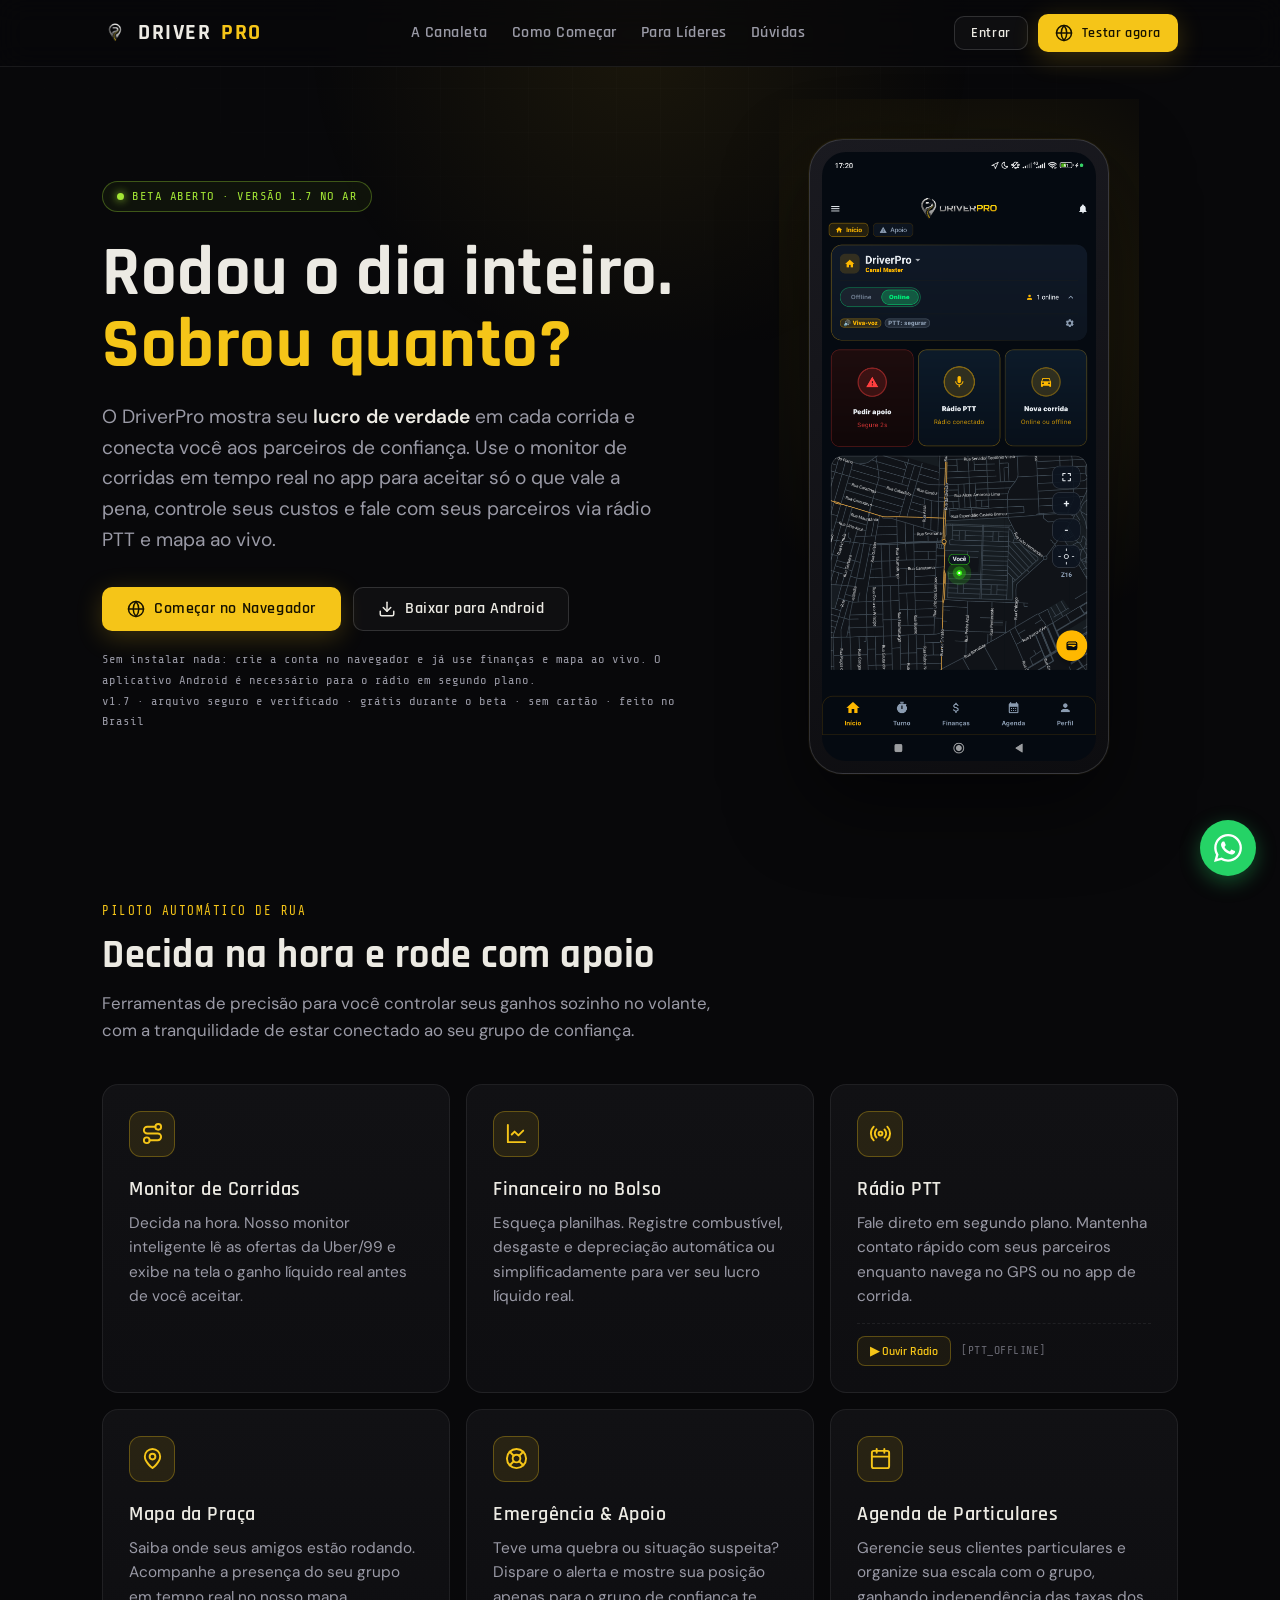
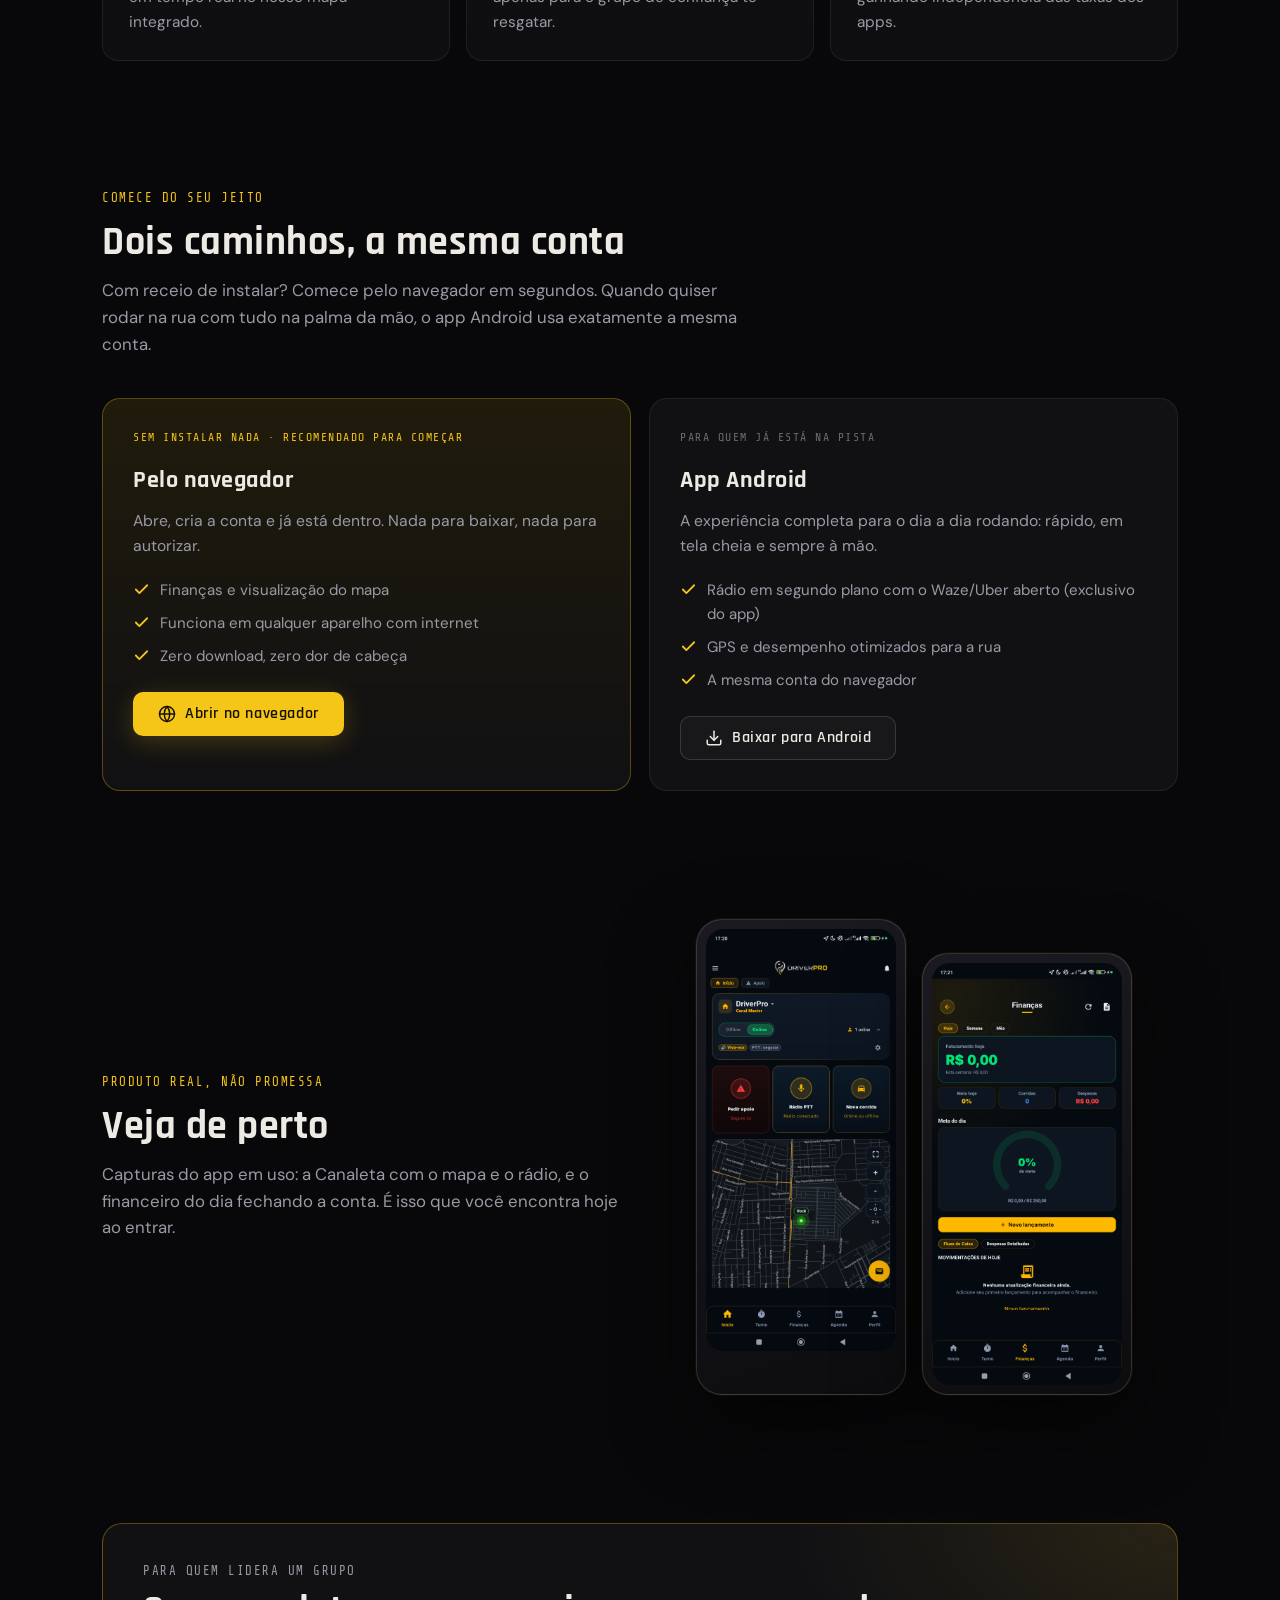
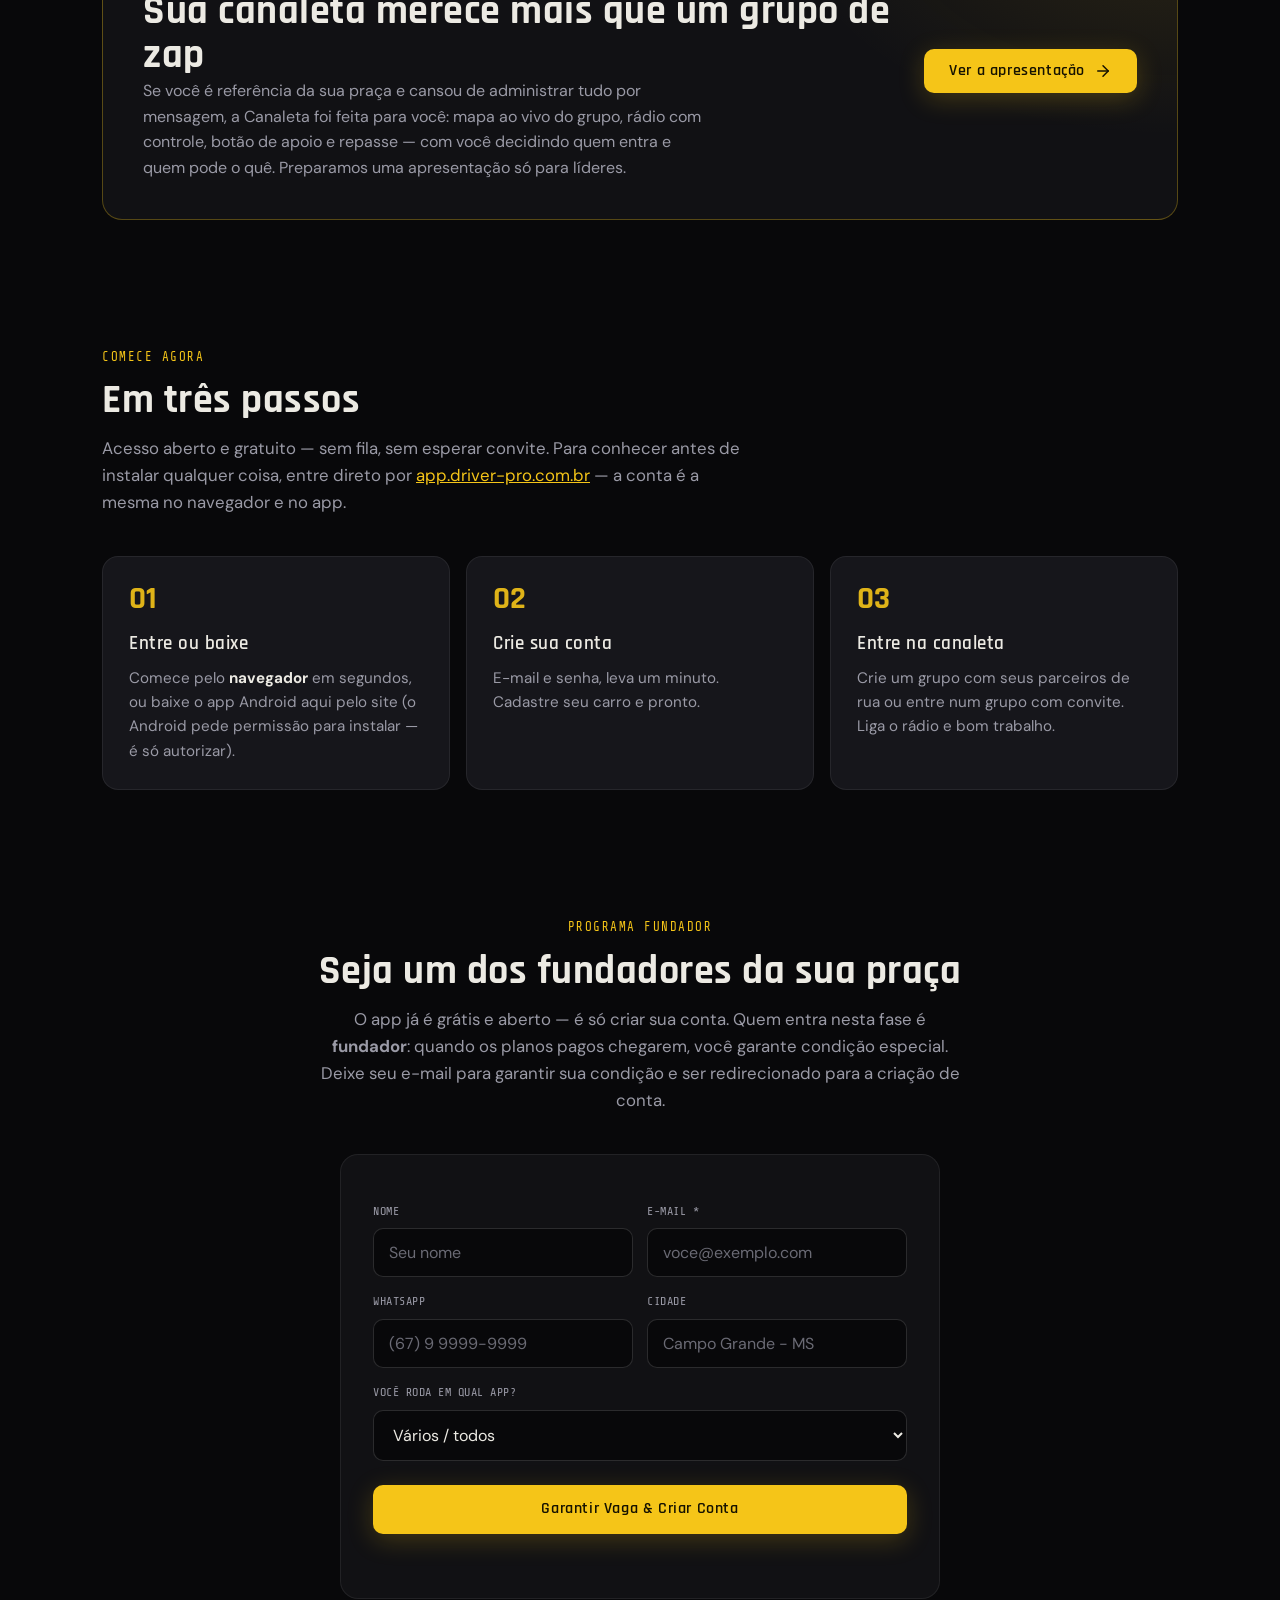
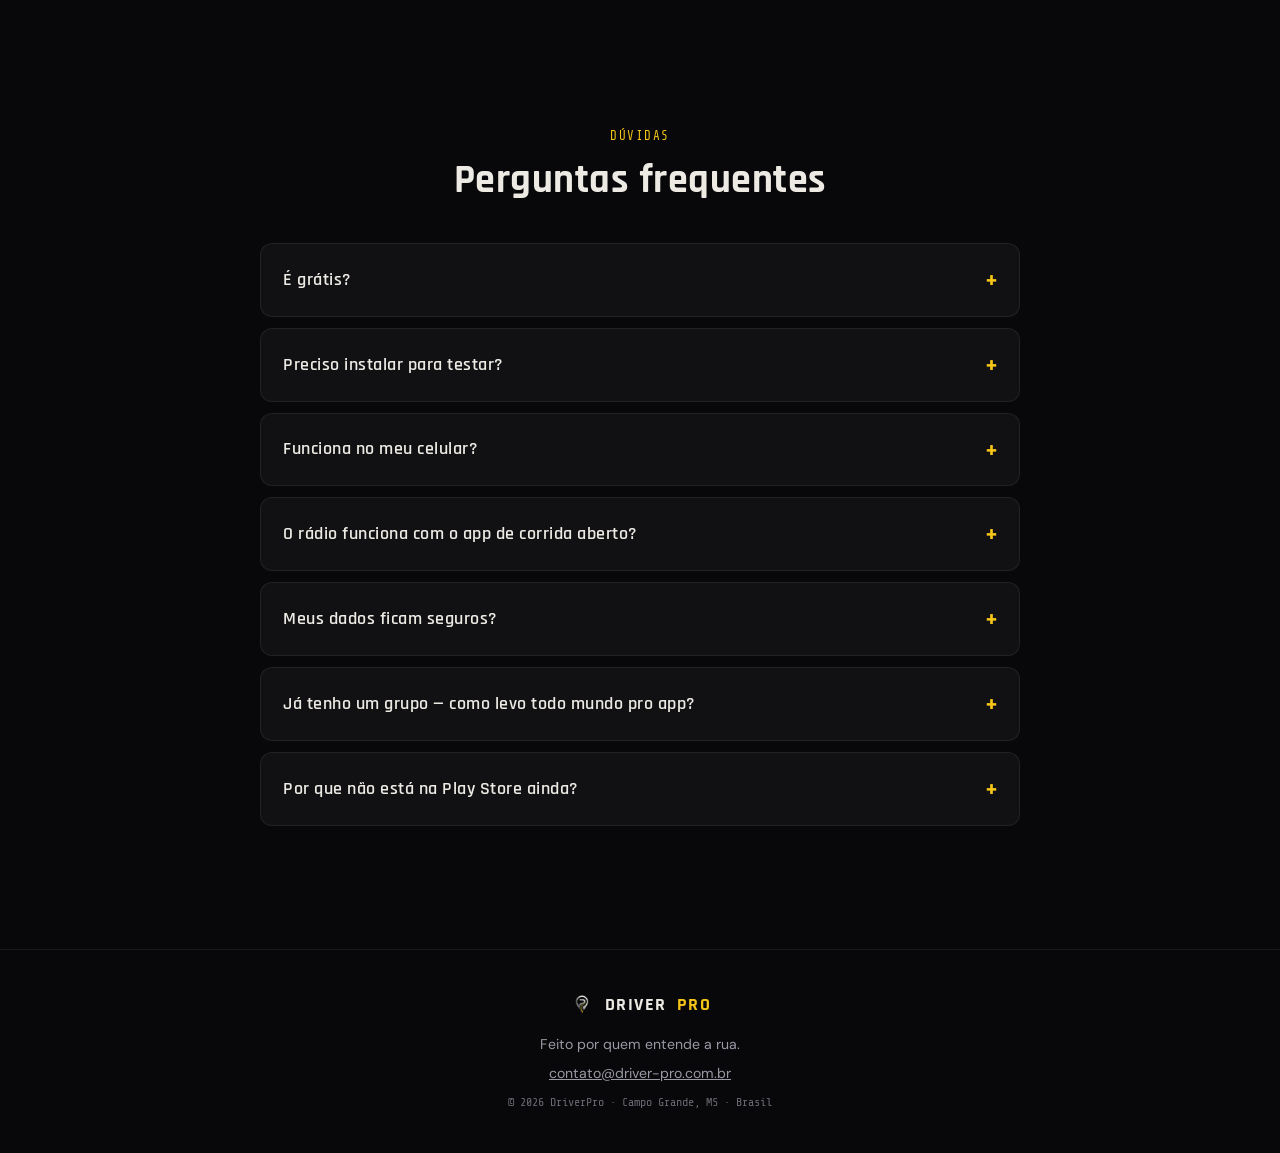
<file: index_v2.html>
<!DOCTYPE html>
<html lang="pt-BR">
<head>
<meta charset="UTF-8">
<meta name="viewport" content="width=device-width, initial-scale=1.0">

<!-- ══ SEO ══ -->
<title>DriverPro — Rádio, mapa ao vivo e controle financeiro para motoristas de aplicativo</title>
<meta name="description" content="O ecossistema do motorista de aplicativo brasileiro: rádio comunicador (PTT), mapa com os companheiros ao vivo, botão de emergência, repasse de corridas, agenda de clientes e inteligência financeira. Teste no navegador ou baixe para Android.">
<meta name="keywords" content="motorista de aplicativo, uber, 99, indrive, rádio para motoristas, PTT, canaleta, controle financeiro motorista, lucro líquido uber, custo por km, app para motorista">
<link rel="canonical" href="https://driver-pro.com.br/">
<meta name="robots" content="index, follow">

<!-- Open Graph (WhatsApp/redes mostram esse cartão ao compartilhar o link) -->
<meta property="og:type" content="website">
<meta property="og:url" content="https://driver-pro.com.br/">
<meta property="og:title" content="DriverPro — feito para quem vive do volante">
<meta property="og:description" content="Rádio entre motoristas, mapa ao vivo, botão de emergência e controle financeiro de verdade. Teste no navegador ou baixe para Android.">
<meta property="og:locale" content="pt_BR">
<meta property="og:site_name" content="DriverPro">
<meta property="og:image" content="https://driver-pro.com.br/logoOficial.png">

<meta name="twitter:card" content="summary">
<meta name="twitter:title" content="DriverPro — feito para quem vive do volante">
<meta name="twitter:description" content="Rádio entre motoristas, mapa ao vivo, emergência e controle financeiro. Teste no navegador ou baixe para Android.">
<meta name="twitter:image" content="https://driver-pro.com.br/logoOficial.png">

<script type="application/ld+json">
{
  "@context": "https://schema.org",
  "@type": "SoftwareApplication",
  "name": "DriverPro",
  "operatingSystem": "ANDROID, WEB",
  "applicationCategory": "BusinessApplication",
  "description": "Ecossistema para motoristas de aplicativo: rádio PTT, mapa ao vivo, botão de emergência, repasse de corridas, agenda de clientes e inteligência financeira.",
  "offers": { "@type": "Offer", "price": "0", "priceCurrency": "BRL" },
  "inLanguage": "pt-BR",
  "url": "https://driver-pro.com.br/"
}
</script>

<link rel="preconnect" href="https://fonts.googleapis.com">
<link rel="preconnect" href="https://fonts.gstatic.com" crossorigin>
<link href="https://fonts.googleapis.com/css2?family=Rajdhani:wght@500;600;700&family=Share+Tech+Mono&family=DM+Sans:wght@400;500;600;700&display=swap" rel="stylesheet">
<link rel="icon" href="logoOficial.png" type="image/png">

<style>
*{box-sizing:border-box;margin:0;padding:0}
:root{
  --bg:#08080a;--panel:#111114;--panel2:#16161b;--panel3:#1c1c22;
  --seam:rgba(255,255,255,0.07);--seam2:rgba(255,255,255,0.14);
  --yellow:#f5c518;--yellow-soft:rgba(245,197,24,0.10);--yellow-line:rgba(245,197,24,0.30);
  --lime:#a3e635;--red:#ef4444;--wpp:#25d366;
  --muted:#6a6a74;--muted2:#9a9aa6;--text:#eceae3;
  --fh:'Rajdhani',sans-serif;--fm:'Share Tech Mono',monospace;--fb:'DM Sans',sans-serif;
  --maxw:1120px;
}
html{scroll-behavior:smooth}
body{font-family:var(--fb);background:var(--bg);color:var(--text);overflow-x:hidden;line-height:1.6;-webkit-font-smoothing:antialiased}

/* fundo: grade sutil + brilho quente no topo */
.bg-grid{position:fixed;inset:0;pointer-events:none;z-index:0;
  background-image:linear-gradient(rgba(255,255,255,0.016) 1px,transparent 1px),linear-gradient(90deg,rgba(255,255,255,0.016) 1px,transparent 1px);
  background-size:44px 44px;-webkit-mask-image:radial-gradient(ellipse 80% 60% at 50% 0%,#000,transparent 75%);mask-image:radial-gradient(ellipse 80% 60% at 50% 0%,#000,transparent 75%)}
.bg-glow{position:fixed;top:-260px;left:50%;transform:translateX(-50%);width:900px;height:600px;pointer-events:none;z-index:0;
  background:radial-gradient(circle,rgba(245,197,24,0.08),transparent 62%)}

.wrap{position:relative;z-index:1;max-width:var(--maxw);margin:0 auto;padding:0 22px}

/* ── botões ── */
.btn{display:inline-flex;align-items:center;gap:9px;font-family:var(--fh);font-weight:600;letter-spacing:.6px;text-decoration:none;
  border-radius:10px;padding:12px 24px;font-size:1.02rem;line-height:1;transition:transform .15s,box-shadow .2s,background .2s,border-color .2s;cursor:pointer;border:1px solid transparent;white-space:nowrap}
.btn svg{width:18px;height:18px;flex-shrink:0}
.btn:hover{transform:translateY(-2px)}
.btn-primary{background:var(--yellow);color:#161200;box-shadow:0 6px 26px rgba(245,197,24,.22)}
.btn-primary:hover{box-shadow:0 10px 34px rgba(245,197,24,.32)}
.btn-ghost{background:rgba(255,255,255,.03);color:var(--text);border-color:var(--seam2)}
.btn-ghost:hover{border-color:var(--yellow-line);background:var(--yellow-soft)}
.btn-wpp{background:var(--wpp);color:#052912}
.btn-sm{padding:9px 16px;font-size:.9rem}

/* ── header ── */
header{position:sticky;top:0;z-index:20;backdrop-filter:blur(14px);background:rgba(8,8,10,.72);border-bottom:1px solid var(--seam)}
.nav{display:flex;justify-content:space-between;align-items:center;padding:14px 22px;max-width:var(--maxw);margin:0 auto}
.logo{display:flex;align-items:center;gap:10px;font-family:var(--fh);font-weight:700;font-size:1.35rem;letter-spacing:1.5px;color:var(--text)}
.logo img{width:26px;height:26px;object-fit:contain}
.logo span{color:var(--yellow)}
.nav-actions{display:flex;gap:10px;align-items:center}

/* ── hero ── */
.hero{display:grid;grid-template-columns:1.15fr .85fr;gap:44px;align-items:center;padding:72px 0 64px}
.badge{display:inline-flex;align-items:center;gap:8px;font-family:var(--fm);font-size:.76rem;color:var(--lime);
  border:1px solid rgba(163,230,53,.32);border-radius:999px;padding:5px 14px;margin-bottom:26px;background:rgba(163,230,53,.05);letter-spacing:.5px}
.badge .dot{width:7px;height:7px;border-radius:50%;background:var(--lime);box-shadow:0 0 8px var(--lime)}
h1{font-family:var(--fh);font-weight:700;font-size:clamp(2.5rem,6vw,4.4rem);line-height:1.02;letter-spacing:.5px}
h1 em{font-style:normal;color:var(--yellow)}
.hero .sub{color:var(--muted2);font-size:clamp(1.05rem,1.6vw,1.2rem);max-width:560px;margin:20px 0 32px}
.hero .sub strong{color:var(--text);font-weight:600}
.cta-row{display:flex;gap:12px;flex-wrap:wrap}
.cta-note{font-family:var(--fm);font-size:.76rem;color:var(--muted2);margin-top:18px;line-height:1.7}
.cta-note b{color:var(--muted2);font-weight:400}

/* moldura do print no hero */
.hero-shot{justify-self:center;position:relative}
.phone{width:min(300px,74vw);border-radius:34px;border:1px solid var(--seam2);background:linear-gradient(160deg,#1a1a20,#0d0d10);
  padding:12px;box-shadow:0 30px 80px rgba(0,0,0,.55),0 0 0 1px rgba(245,197,24,.06)}
.phone img{width:100%;display:block;border-radius:24px}
.hero-shot::after{content:"";position:absolute;inset:-40px -30px;z-index:-1;
  background:radial-gradient(circle at 60% 30%,rgba(245,197,24,.12),transparent 60%)}

/* ── seções ── */
section{padding:64px 0;position:relative}
.eyebrow{font-family:var(--fm);font-size:.78rem;color:var(--yellow);letter-spacing:1.5px;margin-bottom:12px}
h2{font-family:var(--fh);font-weight:700;font-size:clamp(1.7rem,3.6vw,2.5rem);line-height:1.1;letter-spacing:.5px}
.lead{color:var(--muted2);max-width:640px;margin-top:12px;font-size:1.05rem}
.section-head{margin-bottom:40px}

/* ── grade de recursos ── */
.grid{display:grid;grid-template-columns:repeat(3,1fr);gap:16px}
.card{background:linear-gradient(180deg,var(--panel),#0e0e11);border:1px solid var(--seam);border-radius:16px;padding:26px;
  transition:border-color .2s,transform .2s,background .2s}
.card:hover{border-color:var(--yellow-line);transform:translateY(-4px)}
.card .ico{width:46px;height:46px;border-radius:12px;display:flex;align-items:center;justify-content:center;margin-bottom:16px;
  background:var(--yellow-soft);border:1px solid var(--yellow-line);color:var(--yellow)}
.card .ico svg{width:23px;height:23px}
.card h3{font-family:var(--fh);font-size:1.25rem;letter-spacing:.5px;margin-bottom:6px;font-weight:600}
.card p{color:var(--muted2);font-size:.96rem}

/* ── dois caminhos (sem medo) ── */
.paths{display:grid;grid-template-columns:1fr 1fr;gap:18px}
.path{position:relative;border:1px solid var(--seam);border-radius:18px;padding:30px;background:var(--panel)}
.path.web{border-color:var(--yellow-line);background:linear-gradient(180deg,var(--yellow-soft),var(--panel))}
.path .tagline{font-family:var(--fm);font-size:.72rem;letter-spacing:1.5px;color:var(--muted);margin-bottom:14px}
.path.web .tagline{color:var(--yellow)}
.path h3{font-family:var(--fh);font-weight:700;font-size:1.5rem;letter-spacing:.5px;margin-bottom:8px}
.path p{color:var(--muted2);font-size:.98rem;margin-bottom:20px}
.path ul{list-style:none;margin-bottom:24px;display:grid;gap:9px}
.path li{display:flex;gap:10px;align-items:flex-start;color:var(--muted2);font-size:.94rem}
.path li svg{width:17px;height:17px;color:var(--yellow);flex-shrink:0;margin-top:3px}

/* ── passos ── */
.passos{display:grid;grid-template-columns:repeat(3,1fr);gap:16px;counter-reset:passo}
.passo{background:var(--panel2);border:1px solid var(--seam);border-radius:16px;padding:26px;position:relative}
.passo::before{counter-increment:passo;content:"0" counter(passo);font-family:var(--fh);font-weight:700;color:var(--yellow);
  font-size:2rem;line-height:1;display:block;margin-bottom:14px;opacity:.9}
.passo h3{font-family:var(--fh);font-size:1.2rem;letter-spacing:.5px;margin-bottom:6px;font-weight:600}
.passo p{color:var(--muted2);font-size:.95rem}
.passo strong{color:var(--text)}

/* ── líderes (faixa destaque) ── */
.leaders{border:1px solid var(--yellow-line);border-radius:20px;padding:38px 40px;
  background:radial-gradient(ellipse 60% 120% at 100% 0%,rgba(245,197,24,.10),transparent 60%),var(--panel);
  display:flex;align-items:center;justify-content:space-between;gap:28px;flex-wrap:wrap}
.leaders .txt{flex:1;min-width:280px}
.leaders .eyebrow{margin-bottom:8px}
.leaders h3{font-family:var(--fh);font-weight:700;font-size:clamp(1.4rem,2.6vw,2rem);letter-spacing:.5px;margin-bottom:10px}
.leaders p{color:var(--muted2);max-width:560px}

/* ── prova (dois prints) ── */
.proof{display:grid;grid-template-columns:1fr 1fr;gap:20px;align-items:center}
.proof-shots{display:flex;gap:16px;justify-content:center}
.proof-shots .phone{width:min(210px,42vw);border-radius:26px;padding:9px}
.proof-shots .phone img{border-radius:18px}
.proof-shots .phone:nth-child(2){margin-top:34px}

/* ── formulário ── */
form{background:var(--panel);border:1px solid var(--seam);border-radius:18px;padding:32px;max-width:600px;margin:0 auto}
form .row{display:grid;grid-template-columns:1fr 1fr;gap:14px}
@media(max-width:560px){form .row{grid-template-columns:1fr}}
label{font-family:var(--fm);font-size:.74rem;color:var(--muted2);display:block;margin:16px 0 7px;letter-spacing:.5px}
input,select{width:100%;background:var(--bg);border:1px solid var(--seam2);border-radius:10px;color:var(--text);padding:13px 15px;font-family:var(--fb);font-size:1rem;transition:border-color .2s}
input:focus,select:focus{outline:none;border-color:var(--yellow)}
input::placeholder{color:var(--muted)}
#form-msg{font-family:var(--fm);font-size:.85rem;margin-top:16px;min-height:1.2em}
#form-msg.ok{color:var(--lime)} #form-msg.erro{color:var(--red)}

/* ── faq ── */
.faq-wrap{max-width:760px;margin:0 auto}
details{background:var(--panel);border:1px solid var(--seam);border-radius:12px;padding:18px 22px;margin-bottom:11px;transition:border-color .2s}
details[open]{border-color:var(--yellow-line)}
summary{font-family:var(--fh);font-weight:600;font-size:1.1rem;cursor:pointer;letter-spacing:.5px;list-style:none;display:flex;justify-content:space-between;align-items:center;gap:14px}
summary::-webkit-details-marker{display:none}
summary::after{content:"+";font-family:var(--fm);color:var(--yellow);font-size:1.4rem;transition:transform .2s}
details[open] summary::after{transform:rotate(45deg)}
details p{color:var(--muted2);margin-top:12px;font-size:.97rem}
details a{color:var(--yellow)}

/* ── footer ── */
footer{border-top:1px solid var(--seam);padding:40px 0;margin-top:48px;text-align:center;color:var(--muted2);font-size:.88rem}
footer .logo{justify-content:center;margin-bottom:14px;font-size:1.15rem}
footer a{color:var(--muted2)}
footer .fine{font-family:var(--fm);font-size:.74rem;color:var(--muted);margin-top:10px}

@media(max-width:860px){
  .nav-links{display:none}
  .hero{grid-template-columns:1fr;text-align:center;padding:52px 0 48px;gap:36px}
  .hero .sub{margin-left:auto;margin-right:auto}
  .cta-row{justify-content:center}
  .hero-shot{order:-1}
  .grid,.passos{grid-template-columns:1fr}
  .paths,.proof{grid-template-columns:1fr}
  .proof-shots .phone:nth-child(2){margin-top:0}
  .nav-actions .hide-sm{display:none}
}

/* Widget Flutuante do WhatsApp */
.wpp-float {
  position: fixed;
  bottom: 24px;
  right: 24px;
  z-index: 999;
  background: var(--wpp);
  color: #fff;
  width: 56px;
  height: 56px;
  border-radius: 50%;
  display: flex;
  align-items: center;
  justify-content: center;
  box-shadow: 0 6px 20px rgba(37,211,102,0.35);
  transition: transform .2s, box-shadow .2s;
  text-decoration: none;
  border: none;
  cursor: pointer;
}
.wpp-float:hover {
  transform: scale(1.1);
  box-shadow: 0 10px 26px rgba(37,211,102,0.45);
}
.wpp-float svg {
  width: 28px;
  height: 28px;
}
.nav-links{display:flex;gap:24px;align-items:center}
.nav-links a{color:var(--muted2);text-decoration:none;font-family:var(--fh);font-weight:600;font-size:1.02rem;letter-spacing:.5px;transition:color .2s}
.nav-links a:hover{color:var(--yellow)}

/* Estilo do reprodutor de áudio PTT */
.audio-demo-box {
  margin-top: 14px;
  padding-top: 12px;
  border-top: 1px dashed var(--seam);
  display: flex;
  align-items: center;
  gap: 10px;
}
.btn-play-radio {
  background: rgba(245,197,24,0.06);
  border: 1px solid var(--yellow-line);
  color: var(--yellow);
  padding: 6px 12px;
  border-radius: 8px;
  font-family: var(--fh);
  font-size: 0.78rem;
  font-weight: 600;
  cursor: pointer;
  display: inline-flex;
  align-items: center;
  gap: 6px;
  transition: background .2s, transform .1s;
}
.btn-play-radio:hover {
  background: var(--yellow-soft);
  transform: scale(1.02);
}
.radio-status {
  font-family: var(--fm);
  font-size: 0.72rem;
  color: var(--muted);
  letter-spacing: 0.5px;
}
</style>
</head>
<body>
<div class="bg-grid"></div>
<div class="bg-glow"></div>

<!-- Ícones (Lucide, MIT) embutidos como símbolos SVG -->
<svg width="0" height="0" style="position:absolute" aria-hidden="true">
  <symbol id="i-radio" viewBox="0 0 24 24" fill="none" stroke="currentColor" stroke-width="2" stroke-linecap="round" stroke-linejoin="round">
    <path d="M4.9 19.1C1 15.2 1 8.8 4.9 4.9"/><path d="M7.8 16.2c-2.3-2.3-2.3-6.1 0-8.5"/><circle cx="12" cy="12" r="2"/><path d="M16.2 7.8c2.3 2.3 2.3 6.1 0 8.5"/><path d="M19.1 4.9C23 8.8 23 15.1 19.1 19"/>
  </symbol>
  <symbol id="i-map" viewBox="0 0 24 24" fill="none" stroke="currentColor" stroke-width="2" stroke-linecap="round" stroke-linejoin="round">
    <path d="M20 10c0 6-8 12-8 12s-8-6-8-12a8 8 0 0 1 16 0Z"/><circle cx="12" cy="10" r="3"/>
  </symbol>
  <symbol id="i-help" viewBox="0 0 24 24" fill="none" stroke="currentColor" stroke-width="2" stroke-linecap="round" stroke-linejoin="round">
    <circle cx="12" cy="12" r="10"/><circle cx="12" cy="12" r="4"/><line x1="4.93" y1="4.93" x2="9.17" y2="9.17"/><line x1="14.83" y1="14.83" x2="19.07" y2="19.07"/><line x1="14.83" y1="9.17" x2="19.07" y2="4.93"/><line x1="9.17" y1="14.83" x2="4.93" y2="19.07"/>
  </symbol>
  <symbol id="i-route" viewBox="0 0 24 24" fill="none" stroke="currentColor" stroke-width="2" stroke-linecap="round" stroke-linejoin="round">
    <circle cx="6" cy="19" r="3"/><path d="M9 19h8.5a3.5 3.5 0 0 0 0-7h-11a3.5 3.5 0 0 1 0-7H15"/><circle cx="18" cy="5" r="3"/>
  </symbol>
  <symbol id="i-calendar" viewBox="0 0 24 24" fill="none" stroke="currentColor" stroke-width="2" stroke-linecap="round" stroke-linejoin="round">
    <rect width="18" height="18" x="3" y="4" rx="2"/><path d="M3 10h18"/><path d="M8 2v4"/><path d="M16 2v4"/>
  </symbol>
  <symbol id="i-chart" viewBox="0 0 24 24" fill="none" stroke="currentColor" stroke-width="2" stroke-linecap="round" stroke-linejoin="round">
    <path d="M3 3v18h18"/><path d="m19 9-5 5-4-4-3 3"/>
  </symbol>
  <symbol id="i-check" viewBox="0 0 24 24" fill="none" stroke="currentColor" stroke-width="2.5" stroke-linecap="round" stroke-linejoin="round">
    <path d="M20 6 9 17l-5-5"/>
  </symbol>
  <symbol id="i-globe" viewBox="0 0 24 24" fill="none" stroke="currentColor" stroke-width="2" stroke-linecap="round" stroke-linejoin="round">
    <circle cx="12" cy="12" r="10"/><path d="M12 2a15.3 15.3 0 0 0 0 20 15.3 15.3 0 0 0 0-20"/><path d="M2 12h20"/>
  </symbol>
  <symbol id="i-download" viewBox="0 0 24 24" fill="none" stroke="currentColor" stroke-width="2" stroke-linecap="round" stroke-linejoin="round">
    <path d="M21 15v4a2 2 0 0 1-2 2H5a2 2 0 0 1-2-2v-4"/><polyline points="7 10 12 15 17 10"/><line x1="12" y1="15" x2="12" y2="3"/>
  </symbol>
  <symbol id="i-arrow" viewBox="0 0 24 24" fill="none" stroke="currentColor" stroke-width="2" stroke-linecap="round" stroke-linejoin="round">
    <line x1="5" y1="12" x2="19" y2="12"/><polyline points="12 5 19 12 12 19"/>
  </symbol>
</svg>

<header>
  <nav class="nav">
    <div class="logo">
      <img src="logoOficial.png" alt="DriverPro">
      DRIVER<span>PRO</span>
    </div>
    <div class="nav-links">
      <a href="#canaleta">A Canaleta</a>
      <a href="#comecar">Como Começar</a>
      <a href="#lideres">Para Líderes</a>
      <a href="#faq">Dúvidas</a>
    </div>
    <div class="nav-actions">
      <a class="btn btn-ghost btn-sm hide-sm" href="https://app.driver-pro.com.br/login">Entrar</a>
      <a class="btn btn-primary btn-sm" href="https://app.driver-pro.com.br/register"><svg><use href="#i-globe"/></svg>Testar agora</a>
    </div>
  </nav>
</header>

<div class="wrap">

<!-- ══ HERO ══ -->
<section class="hero">
  <div class="hero-text">
    <span class="badge"><span class="dot"></span>BETA ABERTO · VERSÃO 1.7 NO AR</span>
    <h1>Rodou o dia inteiro.<br><em>Sobrou quanto?</em></h1>
    <p class="sub">O DriverPro mostra seu <strong>lucro de verdade</strong> em cada corrida e conecta você aos parceiros de confiança. Use o monitor de corridas em tempo real no app para aceitar só o que vale a pena, controle seus custos e fale com seus parceiros via rádio PTT e mapa ao vivo.</p>
    <div class="cta-row">
      <a class="btn btn-primary" href="https://app.driver-pro.com.br/register"><svg><use href="#i-globe"/></svg>Começar no Navegador</a>
      <a class="btn btn-ghost" href="https://driver-pro.com.br/download/driverpro-release.apk" id="btn-download-release"><svg><use href="#i-download"/></svg>Baixar para Android</a>
    </div>
    <p class="cta-note">
      <b>Sem instalar nada:</b> crie a conta no navegador e já use finanças e mapa ao vivo. O aplicativo Android é necessário para o rádio em segundo plano.<br>
      v1.7 · arquivo seguro e verificado · grátis durante o beta · sem cartão · feito no Brasil
    </p>
  </div>
  <div class="hero-shot">
    <div class="phone"><img src="screens/app-canaleta.png" alt="Tela da Canaleta no app DriverPro: mapa ao vivo, presença e rádio"></div>
  </div>
</section>

<!-- ══ RECURSOS ══ -->
<section id="canaleta">
  <div class="section-head">
    <p class="eyebrow">PILOTO AUTOMÁTICO DE RUA</p>
    <h2>Decida na hora e rode com apoio</h2>
    <p class="lead">Ferramentas de precisão para você controlar seus ganhos sozinho no volante, com a tranquilidade de estar conectado ao seu grupo de confiança.</p>
  </div>
  <div class="grid">
    <!-- Card 1: Monitor de Corridas (Individual) -->
    <div class="card">
      <div class="card-top">
        <div class="ico"><svg><use href="#i-route"/></svg></div>
        <h3>Monitor de Corridas</h3>
        <p>Decida na hora. Nosso monitor inteligente lê as ofertas da Uber/99 e exibe na tela o ganho líquido real antes de você aceitar.</p>
      </div>
    </div>
    
    <!-- Card 2: Financeiro Real (Individual) -->
    <div class="card">
      <div class="card-top">
        <div class="ico"><svg><use href="#i-chart"/></svg></div>
        <h3>Financeiro no Bolso</h3>
        <p>Esqueça planilhas. Registre combustível, desgaste e depreciação automática ou simplificadamente para ver seu lucro líquido real.</p>
      </div>
    </div>
    
    <!-- Card 3: Rádio PTT (Grupo) -->
    <div class="card">
      <div class="card-top">
        <div class="ico"><svg><use href="#i-radio"/></svg></div>
        <h3>Rádio PTT</h3>
        <p>Fale direto em segundo plano. Mantenha contato rápido com seus parceiros enquanto navega no GPS ou no app de corrida.</p>
      </div>
      <div class="audio-demo-box">
        <button class="btn-play-radio" id="btn-play-radio" type="button">▶ Ouvir Rádio</button>
        <span class="radio-status" id="radio-status">[PTT_OFFLINE]</span>
        <audio id="audio-radio-demo" src="https://assets.mixkit.co/active_storage/sfx/2568/2568-84.wav" preload="auto"></audio>
      </div>
    </div>
    
    <!-- Card 4: Mapa ao Vivo (Grupo) -->
    <div class="card">
      <div class="card-top">
        <div class="ico"><svg><use href="#i-map"/></svg></div>
        <h3>Mapa da Praça</h3>
        <p>Saiba onde seus amigos estão rodando. Acompanhe a presença do seu grupo em tempo real no nosso mapa integrado.</p>
      </div>
    </div>
    
    <!-- Card 5: Apoio na Rua (Emergência) -->
    <div class="card">
      <div class="card-top">
        <div class="ico"><svg><use href="#i-help"/></svg></div>
        <h3>Emergência & Apoio</h3>
        <p>Teve uma quebra ou situação suspeita? Dispare o alerta e mostre sua posição apenas para o grupo de confiança te resgatar.</p>
      </div>
    </div>
    
    <!-- Card 6: Agenda e Particulares (Profissional) -->
    <div class="card">
      <div class="card-top">
        <div class="ico"><svg><use href="#i-calendar"/></svg></div>
        <h3>Agenda de Particulares</h3>
        <p>Gerencie seus clientes particulares e organize sua escala com o grupo, ganhando independência das taxas dos apps.</p>
      </div>
    </div>
  </div>
</section>

<!-- ══ DOIS CAMINHOS (sem medo) ══ -->
<section id="comecar">
  <div class="section-head">
    <p class="eyebrow">COMECE DO SEU JEITO</p>
    <h2>Dois caminhos, a mesma conta</h2>
    <p class="lead">Com receio de instalar? Comece pelo navegador em segundos. Quando quiser rodar
    na rua com tudo na palma da mão, o app Android usa exatamente a mesma conta.</p>
  </div>
  <div class="paths">
    <div class="path web">
      <p class="tagline">SEM INSTALAR NADA · RECOMENDADO PARA COMEÇAR</p>
      <h3>Pelo navegador</h3>
      <p>Abre, cria a conta e já está dentro. Nada para baixar, nada para autorizar.</p>
      <ul>
        <li><svg><use href="#i-check"/></svg>Finanças e visualização do mapa</li>
        <li><svg><use href="#i-check"/></svg>Funciona em qualquer aparelho com internet</li>
        <li><svg><use href="#i-check"/></svg>Zero download, zero dor de cabeça</li>
      </ul>
      <a class="btn btn-primary" href="https://app.driver-pro.com.br/register"><svg><use href="#i-globe"/></svg>Abrir no navegador</a>
    </div>
    <div class="path">
      <p class="tagline">PARA QUEM JÁ ESTÁ NA PISTA</p>
      <h3>App Android</h3>
      <p>A experiência completa para o dia a dia rodando: rápido, em tela cheia e sempre à mão.</p>
      <ul>
        <li><svg><use href="#i-check"/></svg>Rádio em segundo plano com o Waze/Uber aberto (exclusivo do app)</li>
        <li><svg><use href="#i-check"/></svg>GPS e desempenho otimizados para a rua</li>
        <li><svg><use href="#i-check"/></svg>A mesma conta do navegador</li>
      </ul>
      <a class="btn btn-ghost" href="https://driver-pro.com.br/download/driverpro-release.apk"><svg><use href="#i-download"/></svg>Baixar para Android</a>
    </div>
  </div>
</section>

<!-- ══ PROVA (prints reais) ══ -->
<section id="prova">
  <div class="proof">
    <div class="proof-text">
      <p class="eyebrow">PRODUTO REAL, NÃO PROMESSA</p>
      <h2>Veja de perto</h2>
      <p class="lead">Capturas do app em uso: a Canaleta com o mapa e o rádio, e o financeiro do dia
      fechando a conta. É isso que você encontra hoje ao entrar.</p>
    </div>
    <div class="proof-shots">
      <div class="phone"><img src="screens/app-canaleta.png" alt="Canaleta: mapa, presença e rádio"></div>
      <div class="phone"><img src="screens/app-financas.png" alt="Finanças do dia: ganhos, gastos e lucro"></div>
    </div>
  </div>
</section>

<!-- ══ LÍDERES ══ -->
<section id="lideres">
  <div class="leaders">
    <div class="txt">
      <p class="eyebrow">PARA QUEM LIDERA UM GRUPO</p>
      <h2>Sua canaleta merece mais que um grupo de zap</h2>
      <p>Se você é referência da sua praça e cansou de administrar tudo por mensagem, a Canaleta
      foi feita para você: mapa ao vivo do grupo, rádio com controle, botão de apoio e repasse —
      com você decidindo quem entra e quem pode o quê. Preparamos uma apresentação só para líderes.</p>
    </div>
    <a class="btn btn-primary" href="https://driver-pro.com.br/parceiros/">Ver a apresentação<svg><use href="#i-arrow"/></svg></a>
  </div>
</section>

<!-- ══ COMO ENTRAR ══ -->
<section id="como">
  <div class="section-head">
    <p class="eyebrow">COMECE AGORA</p>
    <h2>Em três passos</h2>
    <p class="lead">Acesso aberto e gratuito — sem fila, sem esperar convite. Para conhecer antes de
    instalar qualquer coisa, entre direto por <a href="https://app.driver-pro.com.br/register" style="color:var(--yellow)">app.driver-pro.com.br</a> — a conta é a mesma no navegador e no app.</p>
  </div>
  <div class="passos">
    <div class="passo">
      <h3>Entre ou baixe</h3>
      <p>Comece pelo <strong>navegador</strong> em segundos, ou baixe o app Android aqui pelo site (o Android pede permissão para instalar — é só autorizar).</p>
    </div>
    <div class="passo">
      <h3>Crie sua conta</h3>
      <p>E-mail e senha, leva um minuto. Cadastre seu carro e pronto.</p>
    </div>
    <div class="passo">
      <h3>Entre na canaleta</h3>
      <p>Crie um grupo com seus parceiros de rua ou entre num grupo com convite. Liga o rádio e bom trabalho.</p>
    </div>
  </div>
</section>

<!-- ══ FORMULÁRIO ══ -->
<section id="beta">
  <div class="section-head" style="text-align:center">
    <p class="eyebrow">PROGRAMA FUNDADOR</p>
    <h2>Seja um dos fundadores da sua praça</h2>
    <p class="lead" style="margin-left:auto;margin-right:auto">O app já é grátis e aberto — é só criar
    sua conta. Quem entra nesta fase é <strong>fundador</strong>: quando os planos pagos chegarem, você
    garante condição especial. Deixe seu e-mail para garantir sua condição e ser redirecionado para a criação de conta.</p>
  </div>
  <form id="waitlist-form">
    <div class="row">
      <div><label for="f-nome">NOME</label><input id="f-nome" name="name" maxlength="100" placeholder="Seu nome"></div>
      <div><label for="f-email">E-MAIL *</label><input id="f-email" name="email" type="email" required placeholder="voce@exemplo.com"></div>
    </div>
    <div class="row">
      <div><label for="f-fone">WHATSAPP</label><input id="f-fone" name="phone" maxlength="20" placeholder="(67) 9 9999-9999"></div>
      <div><label for="f-cidade">CIDADE</label><input id="f-cidade" name="city" maxlength="100" placeholder="Campo Grande - MS"></div>
    </div>
    <label for="f-plataforma">VOCÊ RODA EM QUAL APP?</label>
    <select id="f-plataforma" name="platform">
      <option value="all">Vários / todos</option>
      <option value="uber">Uber</option>
      <option value="99">99</option>
      <option value="indrive">InDrive</option>
    </select>
    <div style="margin-top:24px;text-align:center">
      <button class="btn btn-primary" type="submit" id="f-enviar" style="width:100%;justify-content:center;padding:15px">Garantir Vaga & Criar Conta</button>
    </div>
    <p id="form-msg"></p>
  </form>
</section>

<!-- ══ FAQ ══ -->
<section id="faq">
  <div class="section-head" style="text-align:center">
    <p class="eyebrow">DÚVIDAS</p>
    <h2>Perguntas frequentes</h2>
  </div>
  <div class="faq-wrap">
    <details><summary>É grátis?</summary>
      <p>Sim, tudo liberado e sem cartão. Quem entra agora é fundador: quando lançarmos os planos pagos, você terá condição especial por ter chegado no começo.</p></details>
    <details><summary>Preciso instalar para testar?</summary>
      <p>Não. Entre em <a href="https://app.driver-pro.com.br/register">app.driver-pro.com.br</a>, crie a conta e use direto no navegador: finanças, rádio e mapa ao vivo. Se gostar, o app Android usa a mesma conta.</p></details>
    <details><summary>Funciona no meu celular?</summary>
      <p>Qualquer Android razoavelmente atual. iPhone ainda não tem app — mas dá para usar a versão web no navegador de qualquer aparelho.</p></details>
    <details><summary>O rádio funciona com o app de corrida aberto?</summary>
      <p>Sim. O rádio segue conectado em segundo plano com uma notificação fixa — você ouve e fala enquanto navega no Waze, Uber ou 99.</p></details>
    <details><summary>Meus dados ficam seguros?</summary>
      <p>Seus dados são seus: conexão criptografada (HTTPS/TLS) em todo o tráfego, servidores protegidos e ferramentas para exportar ou excluir sua conta quando quiser, como manda a LGPD.</p></details>
    <details><summary>Já tenho um grupo — como levo todo mundo pro app?</summary>
      <p>Melhor cenário. Veja a <a href="https://driver-pro.com.br/parceiros/">apresentação para líderes</a> e chame a gente no WhatsApp: ajudamos a criar sua canaleta e a instalar aparelho por aparelho, se precisar.</p></details>
    <details><summary>Por que não está na Play Store ainda?</summary>
      <p>Ainda estamos em beta, ajustando os últimos detalhes antes de publicar. Enquanto isso o acesso é aberto: use direto no navegador ou instale o Android pelo site. A publicação na Play Store vem na sequência.</p></details>
  </div>
</section>

</div>

<footer>
  <div class="wrap">
    <div class="logo"><img src="logoOficial.png" alt="DriverPro">DRIVER<span>PRO</span></div>
    <p>Feito por quem entende a rua.</p>
    <p style="margin-top:6px"><a href="mailto:contato@driver-pro.com.br">contato@driver-pro.com.br</a></p>
    <p class="fine">© 2026 DriverPro · Campo Grande, MS · Brasil</p>
  </div>
</footer>

<a href="#" class="wpp-float" id="btn-wpp-float" style="display:none" target="_blank" aria-label="Chamar no WhatsApp">
  <svg viewBox="0 0 24 24" fill="currentColor">
    <path d="M17.472 14.382c-.297-.149-1.758-.867-2.03-.967-.273-.099-.471-.148-.67.15-.197.297-.767.966-.94 1.164-.173.199-.347.223-.644.075-.297-.15-1.255-.463-2.39-1.475-.883-.788-1.48-1.761-1.653-2.059-.173-.297-.018-.458.13-.606.134-.133.298-.347.446-.52.149-.174.198-.298.298-.497.099-.198.05-.371-.025-.52-.075-.149-.669-1.612-.916-2.207-.242-.579-.487-.5-.669-.51-.173-.008-.371-.01-.57-.01-.198 0-.52.074-.792.372-.272.297-1.04 1.016-1.04 2.479 0 1.462 1.065 2.875 1.213 3.074.149.198 2.096 3.2 5.077 4.487.709.306 1.262.489 1.694.625.712.227 1.36.195 1.871.118.571-.085 1.758-.719 2.006-1.413.248-.694.248-1.289.173-1.413-.074-.124-.272-.198-.57-.347m-5.421 7.403h-.004a9.87 9.87 0 01-5.031-1.378l-.361-.214-3.741.982.998-3.648-.235-.374a9.86 9.86 0 01-1.51-5.26c.001-5.45 4.436-9.884 9.888-9.884 2.64 0 5.122 1.03 6.988 2.898a9.825 9.825 0 012.893 6.994c-.003 5.45-4.437 9.884-9.885 9.884m8.413-18.297A11.815 11.815 0 0012.05 0C5.495 0 .16 5.335.157 11.892c0 2.096.547 4.142 1.588 5.945L0 24l6.335-1.662c1.746.953 3.71 1.458 5.704 1.459h.005c6.554 0 11.89-5.335 11.893-11.893a11.821 11.821 0 00-3.48-8.413Z"/>
  </svg>
</a>

<script>
// WhatsApp do beta: preencha com DDI+DDD+numero (ex.: 5567999990000) para exibir o botao.
const WHATSAPP_NUMERO = "5567991797871";
if (WHATSAPP_NUMERO) {
  const b = document.getElementById("btn-wpp-float");
  b.href = "https://wa.me/" + WHATSAPP_NUMERO + "?text=" +
    encodeURIComponent("Olá! Vi o site do DriverPro e quero ser fundador / começar a usar.");
  b.style.display = "flex";
}

// Player interativo do áudio de demonstração do PTT
const btnPlayRadio = document.getElementById("btn-play-radio");
if (btnPlayRadio) {
  btnPlayRadio.addEventListener("click", () => {
    const audio = document.getElementById("audio-radio-demo");
    const status = document.getElementById("radio-status");
    if (audio.paused) {
      status.textContent = "[PTT_TRANSMITTING...]";
      status.style.color = "var(--yellow)";
      btnPlayRadio.textContent = "⏹ Parar";
      audio.play();
      audio.onended = () => {
        status.textContent = "[PTT_ROGER_BEEP]";
        status.style.color = "var(--lime)";
        btnPlayRadio.textContent = "▶ Ouvir Rádio";
        setTimeout(() => {
          status.textContent = "[PTT_OFFLINE]";
          status.style.color = "var(--muted)";
        }, 1500);
      };
    } else {
      audio.pause();
      audio.currentTime = 0;
      status.textContent = "[PTT_OFFLINE]";
      status.style.color = "var(--muted)";
      btnPlayRadio.textContent = "▶ Ouvir Rádio";
    }
  });
}

document.getElementById("waitlist-form").addEventListener("submit", async (e) => {
  e.preventDefault();
  const msg = document.getElementById("form-msg");
  const btn = document.getElementById("f-enviar");
  const dados = Object.fromEntries(new FormData(e.target).entries());
  btn.disabled = true; msg.className = ""; msg.textContent = "enviando...";
  try {
    const r = await fetch("https://api.driver-pro.com.br/api/v1/waitlist/", {
      method: "POST",
      headers: { "Content-Type": "application/json" },
      body: JSON.stringify(dados),
    });
    if (r.ok) {
      msg.className = "ok";
      msg.textContent = "✓ Vaga anotada! Redirecionando para a criação de conta...";
      setTimeout(() => {
        window.location.href = "https://app.driver-pro.com.br/register?email=" + encodeURIComponent(dados.email);
      }, 1500);
    } else if (r.status === 429) {
      msg.className = "erro";
      msg.textContent = "Muitas tentativas — espera um pouquinho e tenta de novo.";
      btn.disabled = false;
    } else {
      const corpo = await r.json().catch(() => ({}));
      msg.className = "erro";
      msg.textContent = corpo.email ? "Confere o e-mail digitado." : "Algo deu errado — tenta de novo.";
      btn.disabled = false;
    }
  } catch {
    msg.className = "erro";
    msg.textContent = "Sem conexão com o servidor — tenta de novo já já.";
    btn.disabled = false;
  }
});
</script>
</body>
</html>
</file>
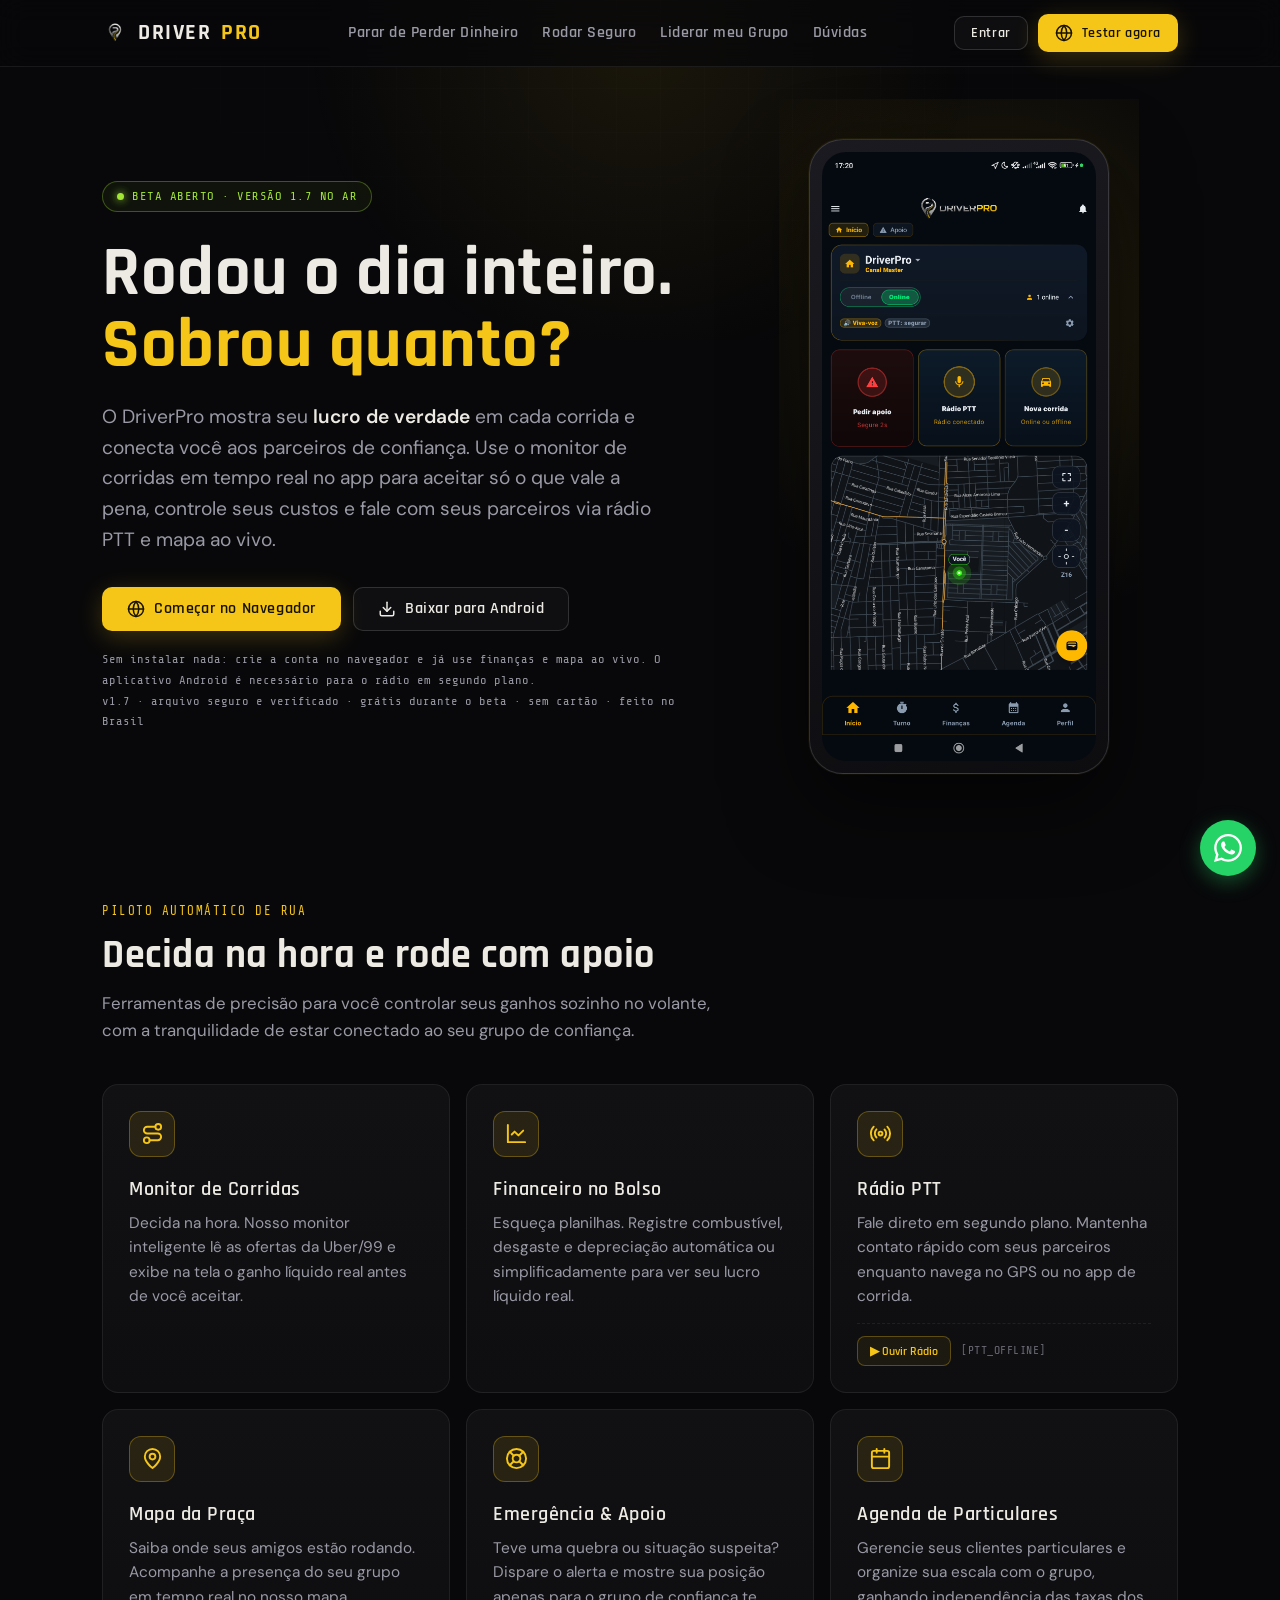
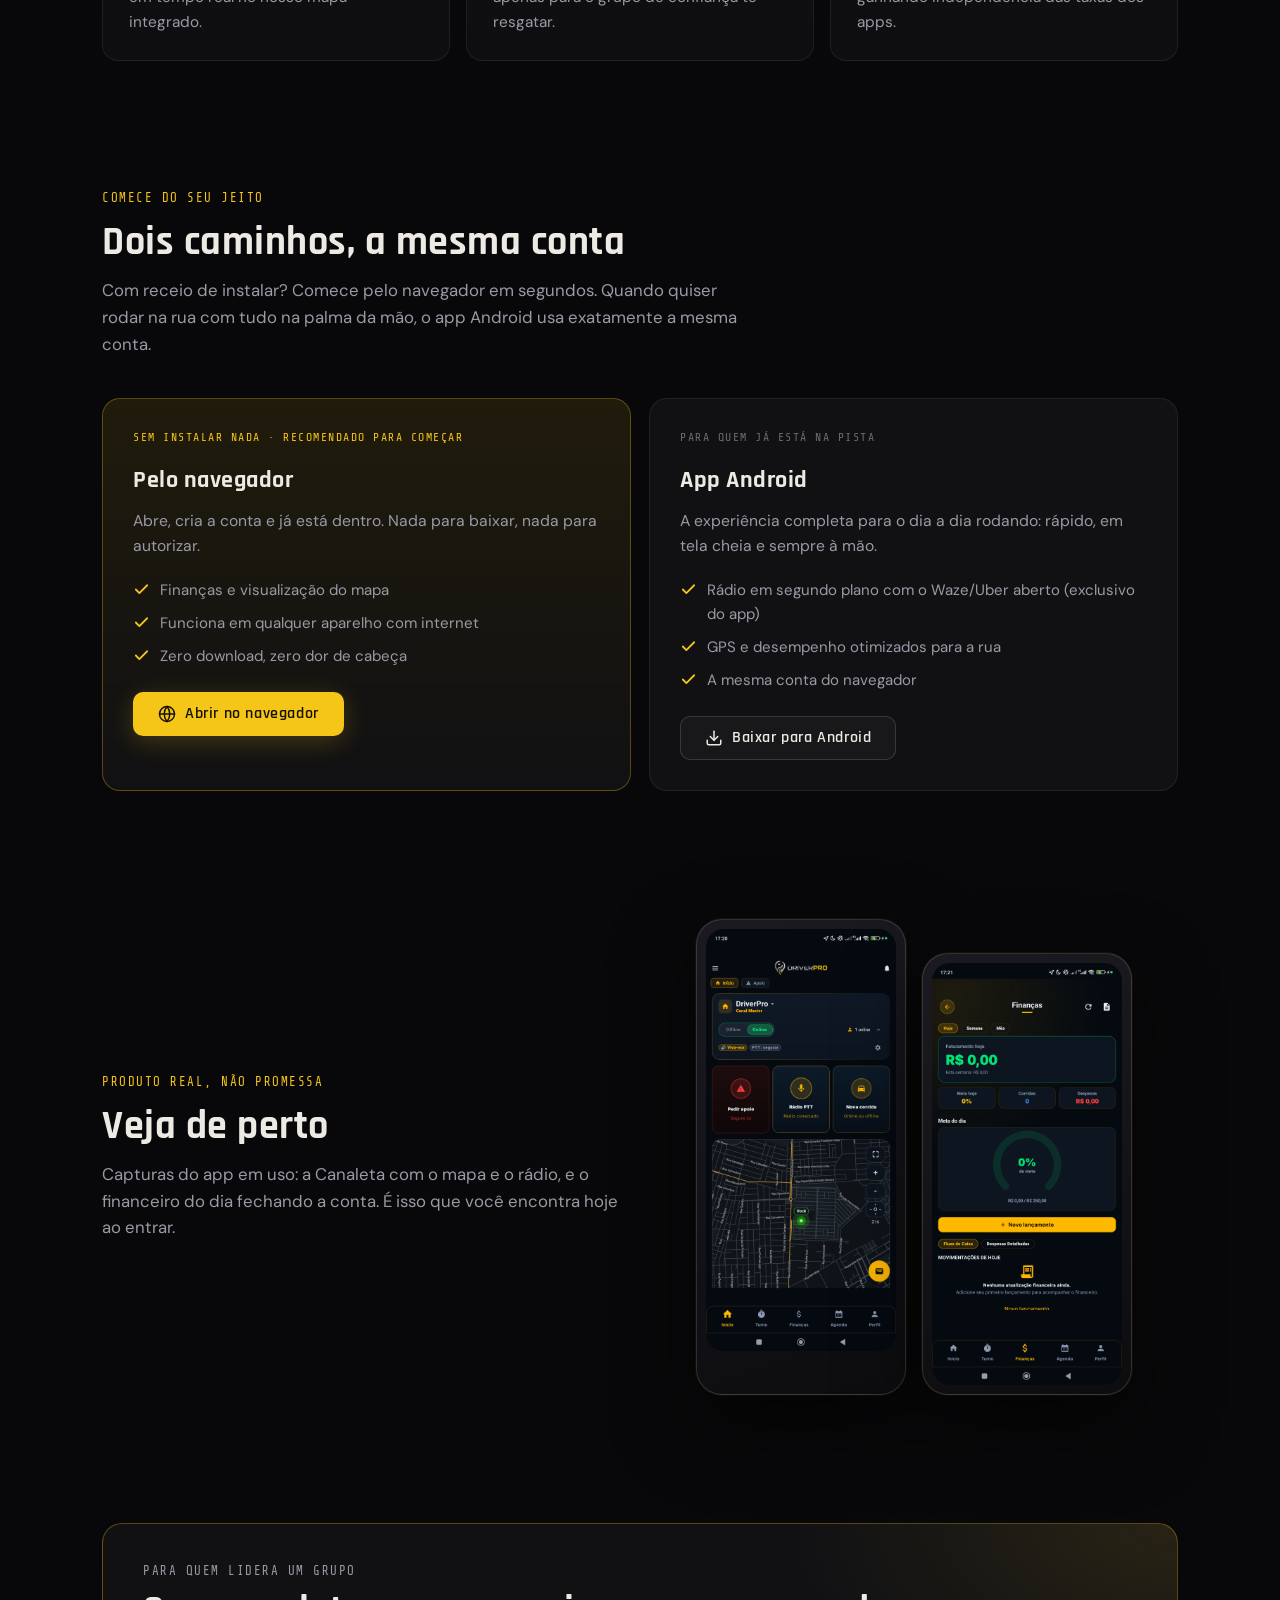
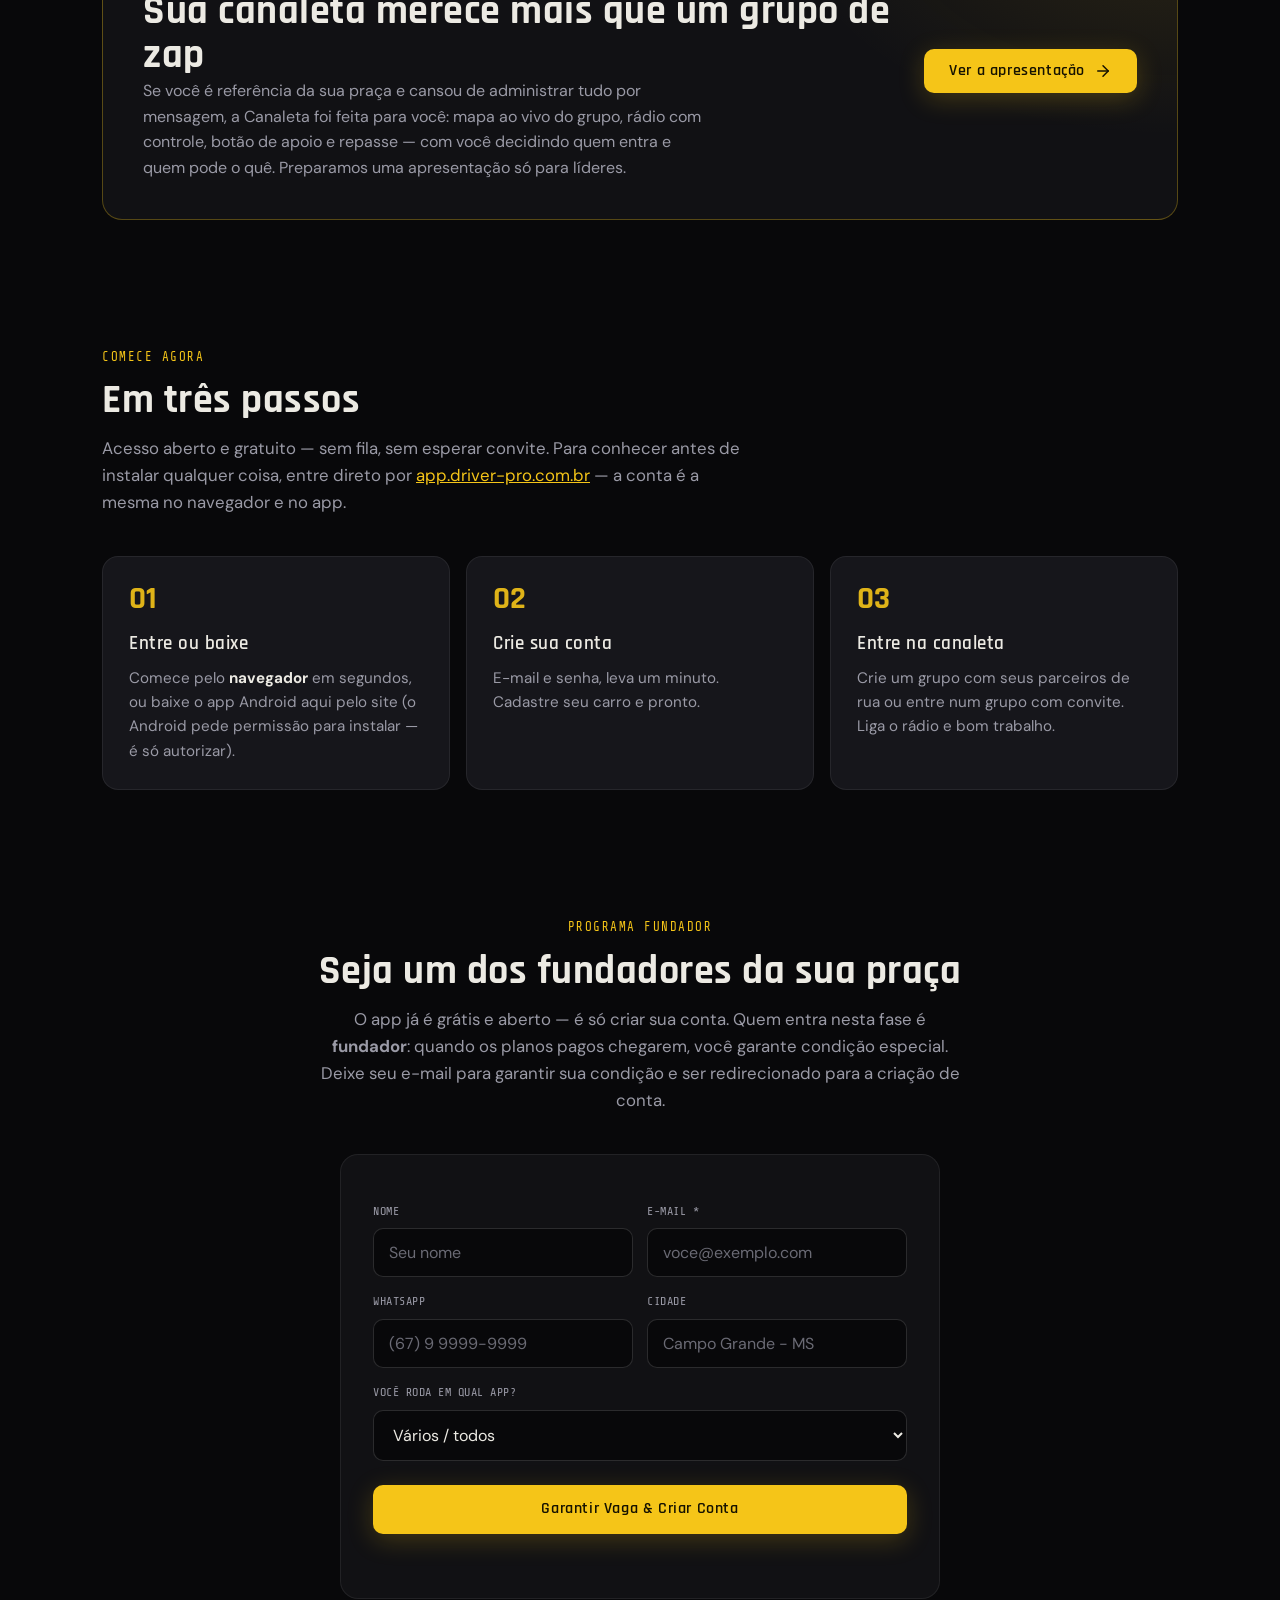
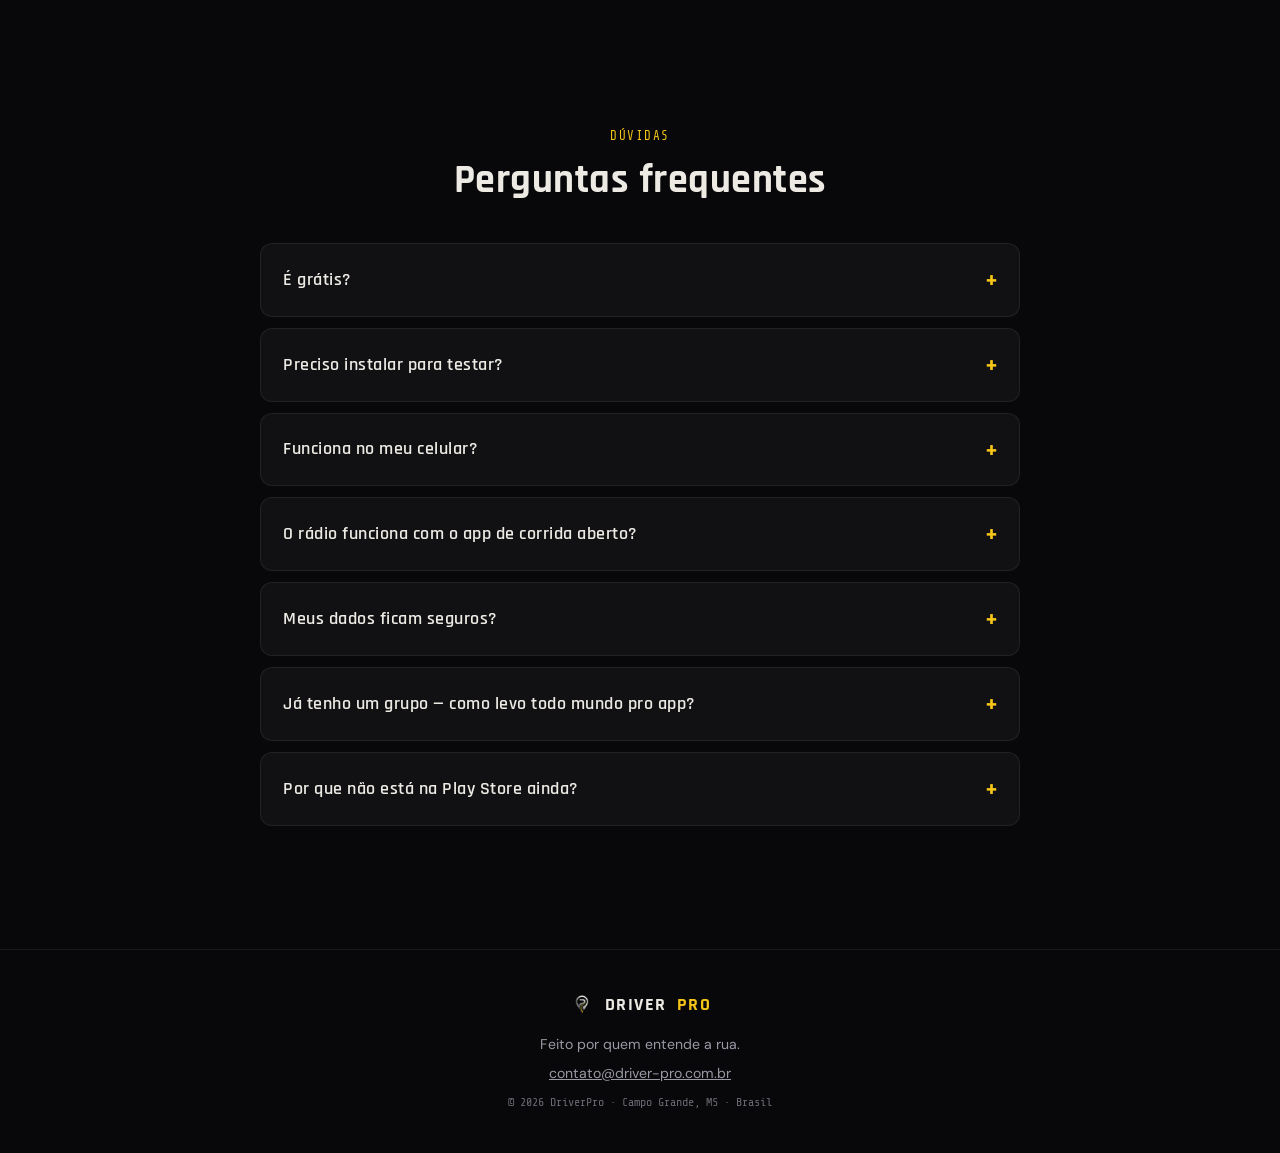
<file: index_v2_1.html>
<!DOCTYPE html>
<html lang="pt-BR">
<head>
<meta charset="UTF-8">
<meta name="viewport" content="width=device-width, initial-scale=1.0">

<!-- ══ SEO ══ -->
<title>DriverPro — Rádio, mapa ao vivo e controle financeiro para motoristas de aplicativo</title>
<meta name="description" content="O ecossistema do motorista de aplicativo brasileiro: rádio comunicador (PTT), mapa com os companheiros ao vivo, botão de emergência, repasse de corridas, agenda de clientes e inteligência financeira. Teste no navegador ou baixe para Android.">
<meta name="keywords" content="motorista de aplicativo, uber, 99, indrive, rádio para motoristas, PTT, canaleta, controle financeiro motorista, lucro líquido uber, custo por km, app para motorista">
<link rel="canonical" href="https://driver-pro.com.br/">
<meta name="robots" content="index, follow">

<!-- Open Graph (WhatsApp/redes mostram esse cartão ao compartilhar o link) -->
<meta property="og:type" content="website">
<meta property="og:url" content="https://driver-pro.com.br/">
<meta property="og:title" content="DriverPro — feito para quem vive do volante">
<meta property="og:description" content="Rádio entre motoristas, mapa ao vivo, botão de emergência e controle financeiro de verdade. Teste no navegador ou baixe para Android.">
<meta property="og:locale" content="pt_BR">
<meta property="og:site_name" content="DriverPro">
<meta property="og:image" content="https://driver-pro.com.br/logoOficial.png">

<meta name="twitter:card" content="summary">
<meta name="twitter:title" content="DriverPro — feito para quem vive do volante">
<meta name="twitter:description" content="Rádio entre motoristas, mapa ao vivo, emergência e controle financeiro. Teste no navegador ou baixe para Android.">
<meta name="twitter:image" content="https://driver-pro.com.br/logoOficial.png">

<script type="application/ld+json">
{
  "@context": "https://schema.org",
  "@type": "SoftwareApplication",
  "name": "DriverPro",
  "operatingSystem": "ANDROID, WEB",
  "applicationCategory": "BusinessApplication",
  "description": "Ecossistema para motoristas de aplicativo: rádio PTT, mapa ao vivo, botão de emergência, repasse de corridas, agenda de clientes e inteligência financeira.",
  "offers": { "@type": "Offer", "price": "0", "priceCurrency": "BRL" },
  "inLanguage": "pt-BR",
  "url": "https://driver-pro.com.br/"
}
</script>

<link rel="preconnect" href="https://fonts.googleapis.com">
<link rel="preconnect" href="https://fonts.gstatic.com" crossorigin>
<link href="https://fonts.googleapis.com/css2?family=Rajdhani:wght@500;600;700&family=Share+Tech+Mono&family=DM+Sans:wght@400;500;600;700&display=swap" rel="stylesheet">
<link rel="icon" href="logoOficial.png" type="image/png">

<style>
*{box-sizing:border-box;margin:0;padding:0}
:root{
  --bg:#08080a;--panel:#111114;--panel2:#16161b;--panel3:#1c1c22;
  --seam:rgba(255,255,255,0.07);--seam2:rgba(255,255,255,0.14);
  --yellow:#f5c518;--yellow-soft:rgba(245,197,24,0.10);--yellow-line:rgba(245,197,24,0.30);
  --lime:#a3e635;--red:#ef4444;--wpp:#25d366;
  --muted:#6a6a74;--muted2:#9a9aa6;--text:#eceae3;
  --fh:'Rajdhani',sans-serif;--fm:'Share Tech Mono',monospace;--fb:'DM Sans',sans-serif;
  --maxw:1120px;
}
html{scroll-behavior:smooth}
body{font-family:var(--fb);background:var(--bg);color:var(--text);overflow-x:hidden;line-height:1.6;-webkit-font-smoothing:antialiased}

/* fundo: grade sutil + brilho quente no topo */
.bg-grid{position:fixed;inset:0;pointer-events:none;z-index:0;
  background-image:linear-gradient(rgba(255,255,255,0.016) 1px,transparent 1px),linear-gradient(90deg,rgba(255,255,255,0.016) 1px,transparent 1px);
  background-size:44px 44px;-webkit-mask-image:radial-gradient(ellipse 80% 60% at 50% 0%,#000,transparent 75%);mask-image:radial-gradient(ellipse 80% 60% at 50% 0%,#000,transparent 75%)}
.bg-glow{position:fixed;top:-260px;left:50%;transform:translateX(-50%);width:900px;height:600px;pointer-events:none;z-index:0;
  background:radial-gradient(circle,rgba(245,197,24,0.08),transparent 62%)}

.wrap{position:relative;z-index:1;max-width:var(--maxw);margin:0 auto;padding:0 22px}

/* ── botões ── */
.btn{display:inline-flex;align-items:center;gap:9px;font-family:var(--fh);font-weight:600;letter-spacing:.6px;text-decoration:none;
  border-radius:10px;padding:12px 24px;font-size:1.02rem;line-height:1;transition:transform .15s,box-shadow .2s,background .2s,border-color .2s;cursor:pointer;border:1px solid transparent;white-space:nowrap}
.btn svg{width:18px;height:18px;flex-shrink:0}
.btn:hover{transform:translateY(-2px)}
.btn-primary{background:var(--yellow);color:#161200;box-shadow:0 6px 26px rgba(245,197,24,.22)}
.btn-primary:hover{box-shadow:0 10px 34px rgba(245,197,24,.32)}
.btn-ghost{background:rgba(255,255,255,.03);color:var(--text);border-color:var(--seam2)}
.btn-ghost:hover{border-color:var(--yellow-line);background:var(--yellow-soft)}
.btn-wpp{background:var(--wpp);color:#052912}
.btn-sm{padding:9px 16px;font-size:.9rem}

/* ── header ── */
header{position:sticky;top:0;z-index:20;backdrop-filter:blur(14px);background:rgba(8,8,10,.72);border-bottom:1px solid var(--seam)}
.nav{display:flex;justify-content:space-between;align-items:center;padding:14px 22px;max-width:var(--maxw);margin:0 auto}
.logo{display:flex;align-items:center;gap:10px;font-family:var(--fh);font-weight:700;font-size:1.35rem;letter-spacing:1.5px;color:var(--text)}
.logo img{width:26px;height:26px;object-fit:contain}
.logo span{color:var(--yellow)}
.nav-actions{display:flex;gap:10px;align-items:center}

/* ── hero ── */
.hero{display:grid;grid-template-columns:1.15fr .85fr;gap:44px;align-items:center;padding:72px 0 64px}
.badge{display:inline-flex;align-items:center;gap:8px;font-family:var(--fm);font-size:.76rem;color:var(--lime);
  border:1px solid rgba(163,230,53,.32);border-radius:999px;padding:5px 14px;margin-bottom:26px;background:rgba(163,230,53,.05);letter-spacing:.5px}
.badge .dot{width:7px;height:7px;border-radius:50%;background:var(--lime);box-shadow:0 0 8px var(--lime)}
h1{font-family:var(--fh);font-weight:700;font-size:clamp(2.5rem,6vw,4.4rem);line-height:1.02;letter-spacing:.5px}
h1 em{font-style:normal;color:var(--yellow)}
.hero .sub{color:var(--muted2);font-size:clamp(1.05rem,1.6vw,1.2rem);max-width:560px;margin:20px 0 32px}
.hero .sub strong{color:var(--text);font-weight:600}
.cta-row{display:flex;gap:12px;flex-wrap:wrap}
.cta-note{font-family:var(--fm);font-size:.76rem;color:var(--muted2);margin-top:18px;line-height:1.7}
.cta-note b{color:var(--muted2);font-weight:400}

/* moldura do print no hero */
.hero-shot{justify-self:center;position:relative}
.phone{width:min(300px,74vw);border-radius:34px;border:1px solid var(--seam2);background:linear-gradient(160deg,#1a1a20,#0d0d10);
  padding:12px;box-shadow:0 30px 80px rgba(0,0,0,.55),0 0 0 1px rgba(245,197,24,.06)}
.phone img{width:100%;display:block;border-radius:24px}
.hero-shot::after{content:"";position:absolute;inset:-40px -30px;z-index:-1;
  background:radial-gradient(circle at 60% 30%,rgba(245,197,24,.12),transparent 60%)}

/* ── seções ── */
section{padding:64px 0;position:relative}
.eyebrow{font-family:var(--fm);font-size:.78rem;color:var(--yellow);letter-spacing:1.5px;margin-bottom:12px}
h2{font-family:var(--fh);font-weight:700;font-size:clamp(1.7rem,3.6vw,2.5rem);line-height:1.1;letter-spacing:.5px}
.lead{color:var(--muted2);max-width:640px;margin-top:12px;font-size:1.05rem}
.section-head{margin-bottom:40px}

/* ── grade de recursos ── */
.grid{display:grid;grid-template-columns:repeat(3,1fr);gap:16px}
.card{background:linear-gradient(180deg,var(--panel),#0e0e11);border:1px solid var(--seam);border-radius:16px;padding:26px;
  transition:border-color .2s,transform .2s,background .2s}
.card:hover{border-color:var(--yellow-line);transform:translateY(-4px)}
.card .ico{width:46px;height:46px;border-radius:12px;display:flex;align-items:center;justify-content:center;margin-bottom:16px;
  background:var(--yellow-soft);border:1px solid var(--yellow-line);color:var(--yellow)}
.card .ico svg{width:23px;height:23px}
.card h3{font-family:var(--fh);font-size:1.25rem;letter-spacing:.5px;margin-bottom:6px;font-weight:600}
.card p{color:var(--muted2);font-size:.96rem}

/* ── dois caminhos (sem medo) ── */
.paths{display:grid;grid-template-columns:1fr 1fr;gap:18px}
.path{position:relative;border:1px solid var(--seam);border-radius:18px;padding:30px;background:var(--panel)}
.path.web{border-color:var(--yellow-line);background:linear-gradient(180deg,var(--yellow-soft),var(--panel))}
.path .tagline{font-family:var(--fm);font-size:.72rem;letter-spacing:1.5px;color:var(--muted);margin-bottom:14px}
.path.web .tagline{color:var(--yellow)}
.path h3{font-family:var(--fh);font-weight:700;font-size:1.5rem;letter-spacing:.5px;margin-bottom:8px}
.path p{color:var(--muted2);font-size:.98rem;margin-bottom:20px}
.path ul{list-style:none;margin-bottom:24px;display:grid;gap:9px}
.path li{display:flex;gap:10px;align-items:flex-start;color:var(--muted2);font-size:.94rem}
.path li svg{width:17px;height:17px;color:var(--yellow);flex-shrink:0;margin-top:3px}

/* ── passos ── */
.passos{display:grid;grid-template-columns:repeat(3,1fr);gap:16px;counter-reset:passo}
.passo{background:var(--panel2);border:1px solid var(--seam);border-radius:16px;padding:26px;position:relative}
.passo::before{counter-increment:passo;content:"0" counter(passo);font-family:var(--fh);font-weight:700;color:var(--yellow);
  font-size:2rem;line-height:1;display:block;margin-bottom:14px;opacity:.9}
.passo h3{font-family:var(--fh);font-size:1.2rem;letter-spacing:.5px;margin-bottom:6px;font-weight:600}
.passo p{color:var(--muted2);font-size:.95rem}
.passo strong{color:var(--text)}

/* ── líderes (faixa destaque) ── */
.leaders{border:1px solid var(--yellow-line);border-radius:20px;padding:38px 40px;
  background:radial-gradient(ellipse 60% 120% at 100% 0%,rgba(245,197,24,.10),transparent 60%),var(--panel);
  display:flex;align-items:center;justify-content:space-between;gap:28px;flex-wrap:wrap}
.leaders .txt{flex:1;min-width:280px}
.leaders .eyebrow{margin-bottom:8px}
.leaders h3{font-family:var(--fh);font-weight:700;font-size:clamp(1.4rem,2.6vw,2rem);letter-spacing:.5px;margin-bottom:10px}
.leaders p{color:var(--muted2);max-width:560px}

/* ── prova (dois prints) ── */
.proof{display:grid;grid-template-columns:1fr 1fr;gap:20px;align-items:center}
.proof-shots{display:flex;gap:16px;justify-content:center}
.proof-shots .phone{width:min(210px,42vw);border-radius:26px;padding:9px}
.proof-shots .phone img{border-radius:18px}
.proof-shots .phone:nth-child(2){margin-top:34px}

/* ── formulário ── */
form{background:var(--panel);border:1px solid var(--seam);border-radius:18px;padding:32px;max-width:600px;margin:0 auto}
form .row{display:grid;grid-template-columns:1fr 1fr;gap:14px}
@media(max-width:560px){form .row{grid-template-columns:1fr}}
label{font-family:var(--fm);font-size:.74rem;color:var(--muted2);display:block;margin:16px 0 7px;letter-spacing:.5px}
input,select{width:100%;background:var(--bg);border:1px solid var(--seam2);border-radius:10px;color:var(--text);padding:13px 15px;font-family:var(--fb);font-size:1rem;transition:border-color .2s}
input:focus,select:focus{outline:none;border-color:var(--yellow)}
input::placeholder{color:var(--muted)}
#form-msg{font-family:var(--fm);font-size:.85rem;margin-top:16px;min-height:1.2em}
#form-msg.ok{color:var(--lime)} #form-msg.erro{color:var(--red)}

/* ── faq ── */
.faq-wrap{max-width:760px;margin:0 auto}
details{background:var(--panel);border:1px solid var(--seam);border-radius:12px;padding:18px 22px;margin-bottom:11px;transition:border-color .2s}
details[open]{border-color:var(--yellow-line)}
summary{font-family:var(--fh);font-weight:600;font-size:1.1rem;cursor:pointer;letter-spacing:.5px;list-style:none;display:flex;justify-content:space-between;align-items:center;gap:14px}
summary::-webkit-details-marker{display:none}
summary::after{content:"+";font-family:var(--fm);color:var(--yellow);font-size:1.4rem;transition:transform .2s}
details[open] summary::after{transform:rotate(45deg)}
details p{color:var(--muted2);margin-top:12px;font-size:.97rem}
details a{color:var(--yellow)}

/* ── footer ── */
footer{border-top:1px solid var(--seam);padding:40px 0;margin-top:48px;text-align:center;color:var(--muted2);font-size:.88rem}
footer .logo{justify-content:center;margin-bottom:14px;font-size:1.15rem}
footer a{color:var(--muted2)}
footer .fine{font-family:var(--fm);font-size:.74rem;color:var(--muted);margin-top:10px}

@media(max-width:860px){
  .nav-links{display:none}
  .hero{grid-template-columns:1fr;text-align:center;padding:52px 0 48px;gap:36px}
  .hero .sub{margin-left:auto;margin-right:auto}
  .cta-row{justify-content:center}
  .hero-shot{order:-1}
  .grid,.passos{grid-template-columns:1fr}
  .paths,.proof{grid-template-columns:1fr}
  .proof-shots .phone:nth-child(2){margin-top:0}
  .nav-actions .hide-sm{display:none}
}

/* Widget Flutuante do WhatsApp */
.wpp-float {
  position: fixed;
  bottom: 24px;
  right: 24px;
  z-index: 999;
  background: var(--wpp);
  color: #fff;
  width: 56px;
  height: 56px;
  border-radius: 50%;
  display: flex;
  align-items: center;
  justify-content: center;
  box-shadow: 0 6px 20px rgba(37,211,102,0.35);
  transition: transform .2s, box-shadow .2s;
  text-decoration: none;
  border: none;
  cursor: pointer;
}
.wpp-float:hover {
  transform: scale(1.1);
  box-shadow: 0 10px 26px rgba(37,211,102,0.45);
}
.wpp-float svg {
  width: 28px;
  height: 28px;
}
.nav-links{display:flex;gap:24px;align-items:center}
.nav-links a{color:var(--muted2);text-decoration:none;font-family:var(--fh);font-weight:600;font-size:1.02rem;letter-spacing:.5px;transition:color .2s}
.nav-links a:hover{color:var(--yellow)}

/* Estilo do reprodutor de áudio PTT */
.audio-demo-box {
  margin-top: 14px;
  padding-top: 12px;
  border-top: 1px dashed var(--seam);
  display: flex;
  align-items: center;
  gap: 10px;
}
.btn-play-radio {
  background: rgba(245,197,24,0.06);
  border: 1px solid var(--yellow-line);
  color: var(--yellow);
  padding: 6px 12px;
  border-radius: 8px;
  font-family: var(--fh);
  font-size: 0.78rem;
  font-weight: 600;
  cursor: pointer;
  display: inline-flex;
  align-items: center;
  gap: 6px;
  transition: background .2s, transform .1s;
}
.btn-play-radio:hover {
  background: var(--yellow-soft);
  transform: scale(1.02);
}
.radio-status {
  font-family: var(--fm);
  font-size: 0.72rem;
  color: var(--muted);
  letter-spacing: 0.5px;
}
</style>
</head>
<body>
<div class="bg-grid"></div>
<div class="bg-glow"></div>

<!-- Ícones (Lucide, MIT) embutidos como símbolos SVG -->
<svg width="0" height="0" style="position:absolute" aria-hidden="true">
  <symbol id="i-radio" viewBox="0 0 24 24" fill="none" stroke="currentColor" stroke-width="2" stroke-linecap="round" stroke-linejoin="round">
    <path d="M4.9 19.1C1 15.2 1 8.8 4.9 4.9"/><path d="M7.8 16.2c-2.3-2.3-2.3-6.1 0-8.5"/><circle cx="12" cy="12" r="2"/><path d="M16.2 7.8c2.3 2.3 2.3 6.1 0 8.5"/><path d="M19.1 4.9C23 8.8 23 15.1 19.1 19"/>
  </symbol>
  <symbol id="i-map" viewBox="0 0 24 24" fill="none" stroke="currentColor" stroke-width="2" stroke-linecap="round" stroke-linejoin="round">
    <path d="M20 10c0 6-8 12-8 12s-8-6-8-12a8 8 0 0 1 16 0Z"/><circle cx="12" cy="10" r="3"/>
  </symbol>
  <symbol id="i-help" viewBox="0 0 24 24" fill="none" stroke="currentColor" stroke-width="2" stroke-linecap="round" stroke-linejoin="round">
    <circle cx="12" cy="12" r="10"/><circle cx="12" cy="12" r="4"/><line x1="4.93" y1="4.93" x2="9.17" y2="9.17"/><line x1="14.83" y1="14.83" x2="19.07" y2="19.07"/><line x1="14.83" y1="9.17" x2="19.07" y2="4.93"/><line x1="9.17" y1="14.83" x2="4.93" y2="19.07"/>
  </symbol>
  <symbol id="i-route" viewBox="0 0 24 24" fill="none" stroke="currentColor" stroke-width="2" stroke-linecap="round" stroke-linejoin="round">
    <circle cx="6" cy="19" r="3"/><path d="M9 19h8.5a3.5 3.5 0 0 0 0-7h-11a3.5 3.5 0 0 1 0-7H15"/><circle cx="18" cy="5" r="3"/>
  </symbol>
  <symbol id="i-calendar" viewBox="0 0 24 24" fill="none" stroke="currentColor" stroke-width="2" stroke-linecap="round" stroke-linejoin="round">
    <rect width="18" height="18" x="3" y="4" rx="2"/><path d="M3 10h18"/><path d="M8 2v4"/><path d="M16 2v4"/>
  </symbol>
  <symbol id="i-chart" viewBox="0 0 24 24" fill="none" stroke="currentColor" stroke-width="2" stroke-linecap="round" stroke-linejoin="round">
    <path d="M3 3v18h18"/><path d="m19 9-5 5-4-4-3 3"/>
  </symbol>
  <symbol id="i-check" viewBox="0 0 24 24" fill="none" stroke="currentColor" stroke-width="2.5" stroke-linecap="round" stroke-linejoin="round">
    <path d="M20 6 9 17l-5-5"/>
  </symbol>
  <symbol id="i-globe" viewBox="0 0 24 24" fill="none" stroke="currentColor" stroke-width="2" stroke-linecap="round" stroke-linejoin="round">
    <circle cx="12" cy="12" r="10"/><path d="M12 2a15.3 15.3 0 0 0 0 20 15.3 15.3 0 0 0 0-20"/><path d="M2 12h20"/>
  </symbol>
  <symbol id="i-download" viewBox="0 0 24 24" fill="none" stroke="currentColor" stroke-width="2" stroke-linecap="round" stroke-linejoin="round">
    <path d="M21 15v4a2 2 0 0 1-2 2H5a2 2 0 0 1-2-2v-4"/><polyline points="7 10 12 15 17 10"/><line x1="12" y1="15" x2="12" y2="3"/>
  </symbol>
  <symbol id="i-arrow" viewBox="0 0 24 24" fill="none" stroke="currentColor" stroke-width="2" stroke-linecap="round" stroke-linejoin="round">
    <line x1="5" y1="12" x2="19" y2="12"/><polyline points="12 5 19 12 12 19"/>
  </symbol>
</svg>

<header>
  <nav class="nav">
    <div class="logo">
      <img src="logoOficial.png" alt="DriverPro">
      DRIVER<span>PRO</span>
    </div>
    <div class="nav-links">
      <a href="#canaleta">Parar de Perder Dinheiro</a>
      <a href="#comecar">Rodar Seguro</a>
      <a href="#lideres">Liderar meu Grupo</a>
      <a href="#faq">Dúvidas</a>
    </div>
    <div class="nav-actions">
      <a class="btn btn-ghost btn-sm hide-sm" href="https://app.driver-pro.com.br/login">Entrar</a>
      <a class="btn btn-primary btn-sm" href="https://app.driver-pro.com.br/register"><svg><use href="#i-globe"/></svg>Testar agora</a>
    </div>
  </nav>
</header>

<div class="wrap">

<!-- ══ HERO ══ -->
<section class="hero">
  <div class="hero-text">
    <span class="badge"><span class="dot"></span>BETA ABERTO · VERSÃO 1.7 NO AR</span>
    <h1>Rodou o dia inteiro.<br><em>Sobrou quanto?</em></h1>
    <p class="sub">O DriverPro mostra seu <strong>lucro de verdade</strong> em cada corrida e conecta você aos parceiros de confiança. Use o monitor de corridas em tempo real no app para aceitar só o que vale a pena, controle seus custos e fale com seus parceiros via rádio PTT e mapa ao vivo.</p>
    <div class="cta-row">
      <a class="btn btn-primary" href="https://app.driver-pro.com.br/register"><svg><use href="#i-globe"/></svg>Começar no Navegador</a>
      <a class="btn btn-ghost" href="https://driver-pro.com.br/download/driverpro-release.apk" id="btn-download-release"><svg><use href="#i-download"/></svg>Baixar para Android</a>
    </div>
    <p class="cta-note">
      <b>Sem instalar nada:</b> crie a conta no navegador e já use finanças e mapa ao vivo. O aplicativo Android é necessário para o rádio em segundo plano.<br>
      v1.7 · arquivo seguro e verificado · grátis durante o beta · sem cartão · feito no Brasil
    </p>
  </div>
  <div class="hero-shot">
    <div class="phone"><img src="screens/app-canaleta.png" alt="Tela da Canaleta no app DriverPro: mapa ao vivo, presença e rádio"></div>
  </div>
</section>

<!-- ══ RECURSOS ══ -->
<section id="canaleta">
  <div class="section-head">
    <p class="eyebrow">PILOTO AUTOMÁTICO DE RUA</p>
    <h2>Decida na hora e rode com apoio</h2>
    <p class="lead">Ferramentas de precisão para você controlar seus ganhos sozinho no volante, com a tranquilidade de estar conectado ao seu grupo de confiança.</p>
  </div>
  <div class="grid">
    <!-- Card 1: Monitor de Corridas (Individual) -->
    <div class="card">
      <div class="card-top">
        <div class="ico"><svg><use href="#i-route"/></svg></div>
        <h3>Monitor de Corridas</h3>
        <p>Decida na hora. Nosso monitor inteligente lê as ofertas da Uber/99 e exibe na tela o ganho líquido real antes de você aceitar.</p>
      </div>
    </div>
    
    <!-- Card 2: Financeiro Real (Individual) -->
    <div class="card">
      <div class="card-top">
        <div class="ico"><svg><use href="#i-chart"/></svg></div>
        <h3>Financeiro no Bolso</h3>
        <p>Esqueça planilhas. Registre combustível, desgaste e depreciação automática ou simplificadamente para ver seu lucro líquido real.</p>
      </div>
    </div>
    
    <!-- Card 3: Rádio PTT (Grupo) -->
    <div class="card">
      <div class="card-top">
        <div class="ico"><svg><use href="#i-radio"/></svg></div>
        <h3>Rádio PTT</h3>
        <p>Fale direto em segundo plano. Mantenha contato rápido com seus parceiros enquanto navega no GPS ou no app de corrida.</p>
      </div>
      <div class="audio-demo-box">
        <button class="btn-play-radio" id="btn-play-radio" type="button">▶ Ouvir Rádio</button>
        <span class="radio-status" id="radio-status">[PTT_OFFLINE]</span>
        <audio id="audio-radio-demo" src="https://assets.mixkit.co/active_storage/sfx/2568/2568-84.wav" preload="auto"></audio>
      </div>
    </div>
    
    <!-- Card 4: Mapa ao Vivo (Grupo) -->
    <div class="card">
      <div class="card-top">
        <div class="ico"><svg><use href="#i-map"/></svg></div>
        <h3>Mapa da Praça</h3>
        <p>Saiba onde seus amigos estão rodando. Acompanhe a presença do seu grupo em tempo real no nosso mapa integrado.</p>
      </div>
    </div>
    
    <!-- Card 5: Apoio na Rua (Emergência) -->
    <div class="card">
      <div class="card-top">
        <div class="ico"><svg><use href="#i-help"/></svg></div>
        <h3>Emergência & Apoio</h3>
        <p>Teve uma quebra ou situação suspeita? Dispare o alerta e mostre sua posição apenas para o grupo de confiança te resgatar.</p>
      </div>
    </div>
    
    <!-- Card 6: Agenda e Particulares (Profissional) -->
    <div class="card">
      <div class="card-top">
        <div class="ico"><svg><use href="#i-calendar"/></svg></div>
        <h3>Agenda de Particulares</h3>
        <p>Gerencie seus clientes particulares e organize sua escala com o grupo, ganhando independência das taxas dos apps.</p>
      </div>
    </div>
  </div>
</section>

<!-- ══ DOIS CAMINHOS (sem medo) ══ -->
<section id="comecar">
  <div class="section-head">
    <p class="eyebrow">COMECE DO SEU JEITO</p>
    <h2>Dois caminhos, a mesma conta</h2>
    <p class="lead">Com receio de instalar? Comece pelo navegador em segundos. Quando quiser rodar
    na rua com tudo na palma da mão, o app Android usa exatamente a mesma conta.</p>
  </div>
  <div class="paths">
    <div class="path web">
      <p class="tagline">SEM INSTALAR NADA · RECOMENDADO PARA COMEÇAR</p>
      <h3>Pelo navegador</h3>
      <p>Abre, cria a conta e já está dentro. Nada para baixar, nada para autorizar.</p>
      <ul>
        <li><svg><use href="#i-check"/></svg>Finanças e visualização do mapa</li>
        <li><svg><use href="#i-check"/></svg>Funciona em qualquer aparelho com internet</li>
        <li><svg><use href="#i-check"/></svg>Zero download, zero dor de cabeça</li>
      </ul>
      <a class="btn btn-primary" href="https://app.driver-pro.com.br/register"><svg><use href="#i-globe"/></svg>Abrir no navegador</a>
    </div>
    <div class="path">
      <p class="tagline">PARA QUEM JÁ ESTÁ NA PISTA</p>
      <h3>App Android</h3>
      <p>A experiência completa para o dia a dia rodando: rápido, em tela cheia e sempre à mão.</p>
      <ul>
        <li><svg><use href="#i-check"/></svg>Rádio em segundo plano com o Waze/Uber aberto (exclusivo do app)</li>
        <li><svg><use href="#i-check"/></svg>GPS e desempenho otimizados para a rua</li>
        <li><svg><use href="#i-check"/></svg>A mesma conta do navegador</li>
      </ul>
      <a class="btn btn-ghost" href="https://driver-pro.com.br/download/driverpro-release.apk"><svg><use href="#i-download"/></svg>Baixar para Android</a>
    </div>
  </div>
</section>

<!-- ══ PROVA (prints reais) ══ -->
<section id="prova">
  <div class="proof">
    <div class="proof-text">
      <p class="eyebrow">PRODUTO REAL, NÃO PROMESSA</p>
      <h2>Veja de perto</h2>
      <p class="lead">Capturas do app em uso: a Canaleta com o mapa e o rádio, e o financeiro do dia
      fechando a conta. É isso que você encontra hoje ao entrar.</p>
    </div>
    <div class="proof-shots">
      <div class="phone"><img src="screens/app-canaleta.png" alt="Canaleta: mapa, presença e rádio"></div>
      <div class="phone"><img src="screens/app-financas.png" alt="Finanças do dia: ganhos, gastos e lucro"></div>
    </div>
  </div>
</section>

<!-- ══ LÍDERES ══ -->
<section id="lideres">
  <div class="leaders">
    <div class="txt">
      <p class="eyebrow">PARA QUEM LIDERA UM GRUPO</p>
      <h2>Sua canaleta merece mais que um grupo de zap</h2>
      <p>Se você é referência da sua praça e cansou de administrar tudo por mensagem, a Canaleta
      foi feita para você: mapa ao vivo do grupo, rádio com controle, botão de apoio e repasse —
      com você decidindo quem entra e quem pode o quê. Preparamos uma apresentação só para líderes.</p>
    </div>
    <a class="btn btn-primary" href="https://driver-pro.com.br/parceiros/">Ver a apresentação<svg><use href="#i-arrow"/></svg></a>
  </div>
</section>

<!-- ══ COMO ENTRAR ══ -->
<section id="como">
  <div class="section-head">
    <p class="eyebrow">COMECE AGORA</p>
    <h2>Em três passos</h2>
    <p class="lead">Acesso aberto e gratuito — sem fila, sem esperar convite. Para conhecer antes de
    instalar qualquer coisa, entre direto por <a href="https://app.driver-pro.com.br/register" style="color:var(--yellow)">app.driver-pro.com.br</a> — a conta é a mesma no navegador e no app.</p>
  </div>
  <div class="passos">
    <div class="passo">
      <h3>Entre ou baixe</h3>
      <p>Comece pelo <strong>navegador</strong> em segundos, ou baixe o app Android aqui pelo site (o Android pede permissão para instalar — é só autorizar).</p>
    </div>
    <div class="passo">
      <h3>Crie sua conta</h3>
      <p>E-mail e senha, leva um minuto. Cadastre seu carro e pronto.</p>
    </div>
    <div class="passo">
      <h3>Entre na canaleta</h3>
      <p>Crie um grupo com seus parceiros de rua ou entre num grupo com convite. Liga o rádio e bom trabalho.</p>
    </div>
  </div>
</section>

<!-- ══ FORMULÁRIO ══ -->
<section id="beta">
  <div class="section-head" style="text-align:center">
    <p class="eyebrow">PROGRAMA FUNDADOR</p>
    <h2>Seja um dos fundadores da sua praça</h2>
    <p class="lead" style="margin-left:auto;margin-right:auto">O app já é grátis e aberto — é só criar
    sua conta. Quem entra nesta fase é <strong>fundador</strong>: quando os planos pagos chegarem, você
    garante condição especial. Deixe seu e-mail para garantir sua condição e ser redirecionado para a criação de conta.</p>
  </div>
  <form id="waitlist-form">
    <div class="row">
      <div><label for="f-nome">NOME</label><input id="f-nome" name="name" maxlength="100" placeholder="Seu nome"></div>
      <div><label for="f-email">E-MAIL *</label><input id="f-email" name="email" type="email" required placeholder="voce@exemplo.com"></div>
    </div>
    <div class="row">
      <div><label for="f-fone">WHATSAPP</label><input id="f-fone" name="phone" maxlength="20" placeholder="(67) 9 9999-9999"></div>
      <div><label for="f-cidade">CIDADE</label><input id="f-cidade" name="city" maxlength="100" placeholder="Campo Grande - MS"></div>
    </div>
    <label for="f-plataforma">VOCÊ RODA EM QUAL APP?</label>
    <select id="f-plataforma" name="platform">
      <option value="all">Vários / todos</option>
      <option value="uber">Uber</option>
      <option value="99">99</option>
      <option value="indrive">InDrive</option>
    </select>
    <div style="margin-top:24px;text-align:center">
      <button class="btn btn-primary" type="submit" id="f-enviar" style="width:100%;justify-content:center;padding:15px">Garantir Vaga & Criar Conta</button>
    </div>
    <p id="form-msg"></p>
  </form>
</section>

<!-- ══ FAQ ══ -->
<section id="faq">
  <div class="section-head" style="text-align:center">
    <p class="eyebrow">DÚVIDAS</p>
    <h2>Perguntas frequentes</h2>
  </div>
  <div class="faq-wrap">
    <details><summary>É grátis?</summary>
      <p>Sim, tudo liberado e sem cartão. Quem entra agora é fundador: quando lançarmos os planos pagos, você terá condição especial por ter chegado no começo.</p></details>
    <details><summary>Preciso instalar para testar?</summary>
      <p>Não. Entre em <a href="https://app.driver-pro.com.br/register">app.driver-pro.com.br</a>, crie a conta e use direto no navegador: finanças, rádio e mapa ao vivo. Se gostar, o app Android usa a mesma conta.</p></details>
    <details><summary>Funciona no meu celular?</summary>
      <p>Qualquer Android razoavelmente atual. iPhone ainda não tem app — mas dá para usar a versão web no navegador de qualquer aparelho.</p></details>
    <details><summary>O rádio funciona com o app de corrida aberto?</summary>
      <p>Sim. O rádio segue conectado em segundo plano com uma notificação fixa — você ouve e fala enquanto navega no Waze, Uber ou 99.</p></details>
    <details><summary>Meus dados ficam seguros?</summary>
      <p>Seus dados são seus: conexão criptografada (HTTPS/TLS) em todo o tráfego, servidores protegidos e ferramentas para exportar ou excluir sua conta quando quiser, como manda a LGPD.</p></details>
    <details><summary>Já tenho um grupo — como levo todo mundo pro app?</summary>
      <p>Melhor cenário. Veja a <a href="https://driver-pro.com.br/parceiros/">apresentação para líderes</a> e chame a gente no WhatsApp: ajudamos a criar sua canaleta e a instalar aparelho por aparelho, se precisar.</p></details>
    <details><summary>Por que não está na Play Store ainda?</summary>
      <p>Ainda estamos em beta, ajustando os últimos detalhes antes de publicar. Enquanto isso o acesso é aberto: use direto no navegador ou instale o Android pelo site. A publicação na Play Store vem na sequência.</p></details>
  </div>
</section>

</div>

<footer>
  <div class="wrap">
    <div class="logo"><img src="logoOficial.png" alt="DriverPro">DRIVER<span>PRO</span></div>
    <p>Feito por quem entende a rua.</p>
    <p style="margin-top:6px"><a href="mailto:contato@driver-pro.com.br">contato@driver-pro.com.br</a></p>
    <p class="fine">© 2026 DriverPro · Campo Grande, MS · Brasil</p>
  </div>
</footer>

<a href="#" class="wpp-float" id="btn-wpp-float" style="display:none" target="_blank" aria-label="Chamar no WhatsApp">
  <svg viewBox="0 0 24 24" fill="currentColor">
    <path d="M17.472 14.382c-.297-.149-1.758-.867-2.03-.967-.273-.099-.471-.148-.67.15-.197.297-.767.966-.94 1.164-.173.199-.347.223-.644.075-.297-.15-1.255-.463-2.39-1.475-.883-.788-1.48-1.761-1.653-2.059-.173-.297-.018-.458.13-.606.134-.133.298-.347.446-.52.149-.174.198-.298.298-.497.099-.198.05-.371-.025-.52-.075-.149-.669-1.612-.916-2.207-.242-.579-.487-.5-.669-.51-.173-.008-.371-.01-.57-.01-.198 0-.52.074-.792.372-.272.297-1.04 1.016-1.04 2.479 0 1.462 1.065 2.875 1.213 3.074.149.198 2.096 3.2 5.077 4.487.709.306 1.262.489 1.694.625.712.227 1.36.195 1.871.118.571-.085 1.758-.719 2.006-1.413.248-.694.248-1.289.173-1.413-.074-.124-.272-.198-.57-.347m-5.421 7.403h-.004a9.87 9.87 0 01-5.031-1.378l-.361-.214-3.741.982.998-3.648-.235-.374a9.86 9.86 0 01-1.51-5.26c.001-5.45 4.436-9.884 9.888-9.884 2.64 0 5.122 1.03 6.988 2.898a9.825 9.825 0 012.893 6.994c-.003 5.45-4.437 9.884-9.885 9.884m8.413-18.297A11.815 11.815 0 0012.05 0C5.495 0 .16 5.335.157 11.892c0 2.096.547 4.142 1.588 5.945L0 24l6.335-1.662c1.746.953 3.71 1.458 5.704 1.459h.005c6.554 0 11.89-5.335 11.893-11.893a11.821 11.821 0 00-3.48-8.413Z"/>
  </svg>
</a>

<script>
// WhatsApp do beta: preencha com DDI+DDD+numero (ex.: 5567999990000) para exibir o botao.
const WHATSAPP_NUMERO = "5567991797871";
if (WHATSAPP_NUMERO) {
  const b = document.getElementById("btn-wpp-float");
  b.href = "https://wa.me/" + WHATSAPP_NUMERO + "?text=" +
    encodeURIComponent("Olá! Vi o site do DriverPro e quero ser fundador / começar a usar.");
  b.style.display = "flex";
}

// Player interativo do áudio de demonstração do PTT
const btnPlayRadio = document.getElementById("btn-play-radio");
if (btnPlayRadio) {
  btnPlayRadio.addEventListener("click", () => {
    const audio = document.getElementById("audio-radio-demo");
    const status = document.getElementById("radio-status");
    if (audio.paused) {
      status.textContent = "[PTT_TRANSMITTING...]";
      status.style.color = "var(--yellow)";
      btnPlayRadio.textContent = "⏹ Parar";
      audio.play();
      audio.onended = () => {
        status.textContent = "[PTT_ROGER_BEEP]";
        status.style.color = "var(--lime)";
        btnPlayRadio.textContent = "▶ Ouvir Rádio";
        setTimeout(() => {
          status.textContent = "[PTT_OFFLINE]";
          status.style.color = "var(--muted)";
        }, 1500);
      };
    } else {
      audio.pause();
      audio.currentTime = 0;
      status.textContent = "[PTT_OFFLINE]";
      status.style.color = "var(--muted)";
      btnPlayRadio.textContent = "▶ Ouvir Rádio";
    }
  });
}

document.getElementById("waitlist-form").addEventListener("submit", async (e) => {
  e.preventDefault();
  const msg = document.getElementById("form-msg");
  const btn = document.getElementById("f-enviar");
  const dados = Object.fromEntries(new FormData(e.target).entries());
  btn.disabled = true; msg.className = ""; msg.textContent = "enviando...";
  try {
    const r = await fetch("https://api.driver-pro.com.br/api/v1/waitlist/", {
      method: "POST",
      headers: { "Content-Type": "application/json" },
      body: JSON.stringify(dados),
    });
    if (r.ok) {
      msg.className = "ok";
      msg.textContent = "✓ Vaga anotada! Redirecionando para a criação de conta...";
      setTimeout(() => {
        window.location.href = "https://app.driver-pro.com.br/register?email=" + encodeURIComponent(dados.email);
      }, 1500);
    } else if (r.status === 429) {
      msg.className = "erro";
      msg.textContent = "Muitas tentativas — espera um pouquinho e tenta de novo.";
      btn.disabled = false;
    } else {
      const corpo = await r.json().catch(() => ({}));
      msg.className = "erro";
      msg.textContent = corpo.email ? "Confere o e-mail digitado." : "Algo deu errado — tenta de novo.";
      btn.disabled = false;
    }
  } catch {
    msg.className = "erro";
    msg.textContent = "Sem conexão com o servidor — tenta de novo já já.";
    btn.disabled = false;
  }
});
</script>
</body>
</html>
</file>
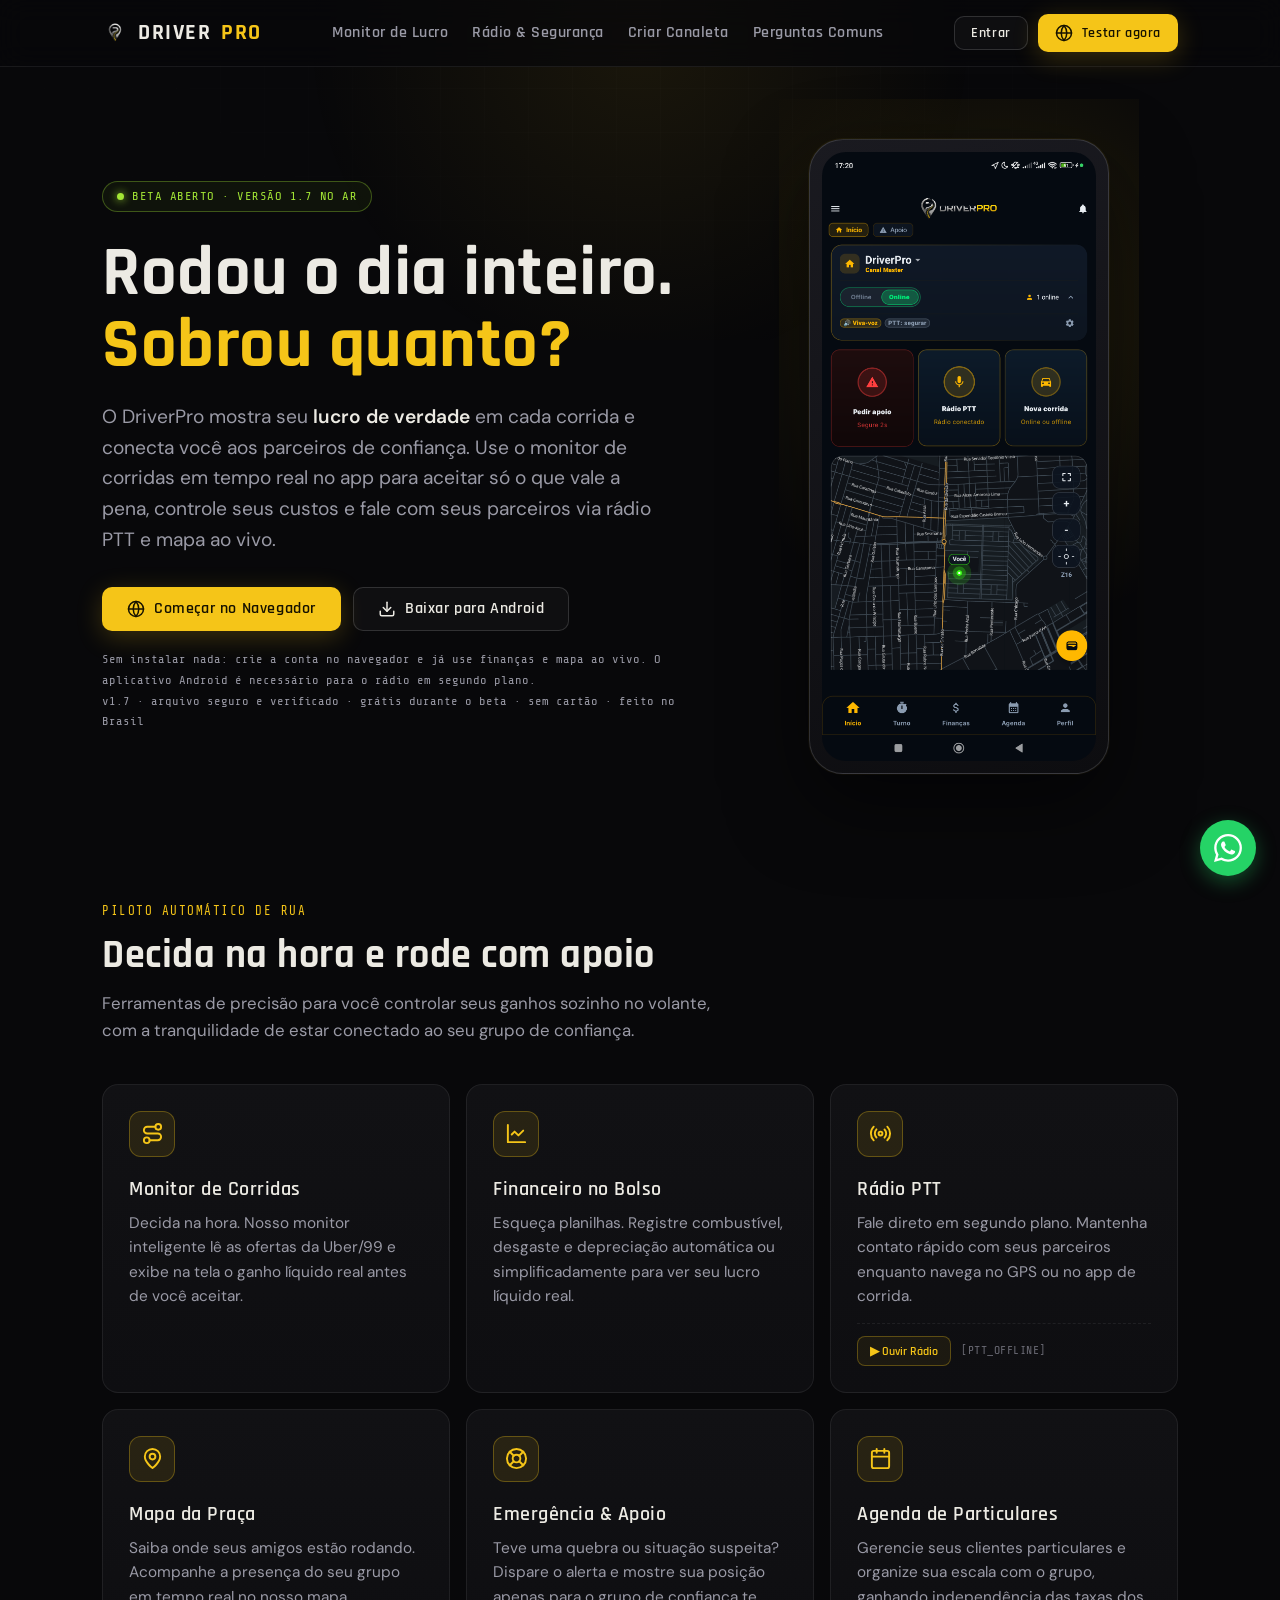
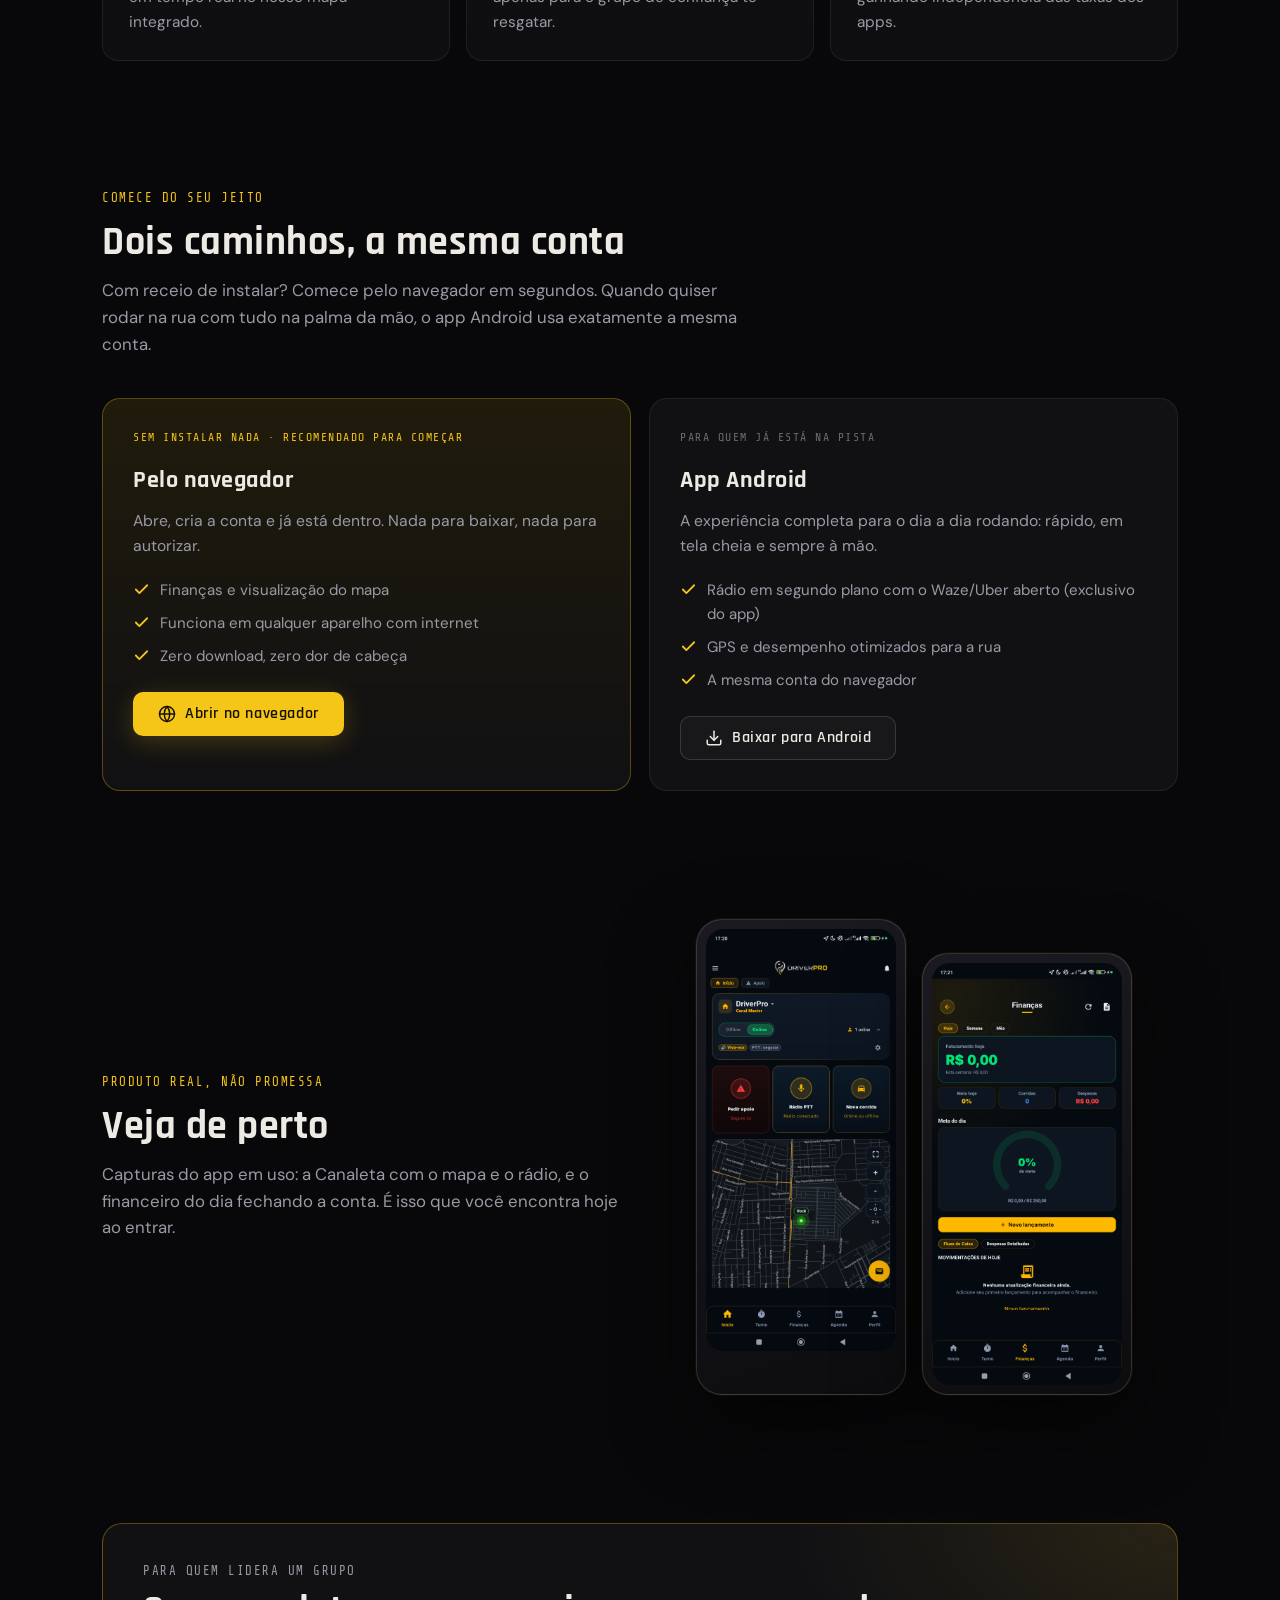
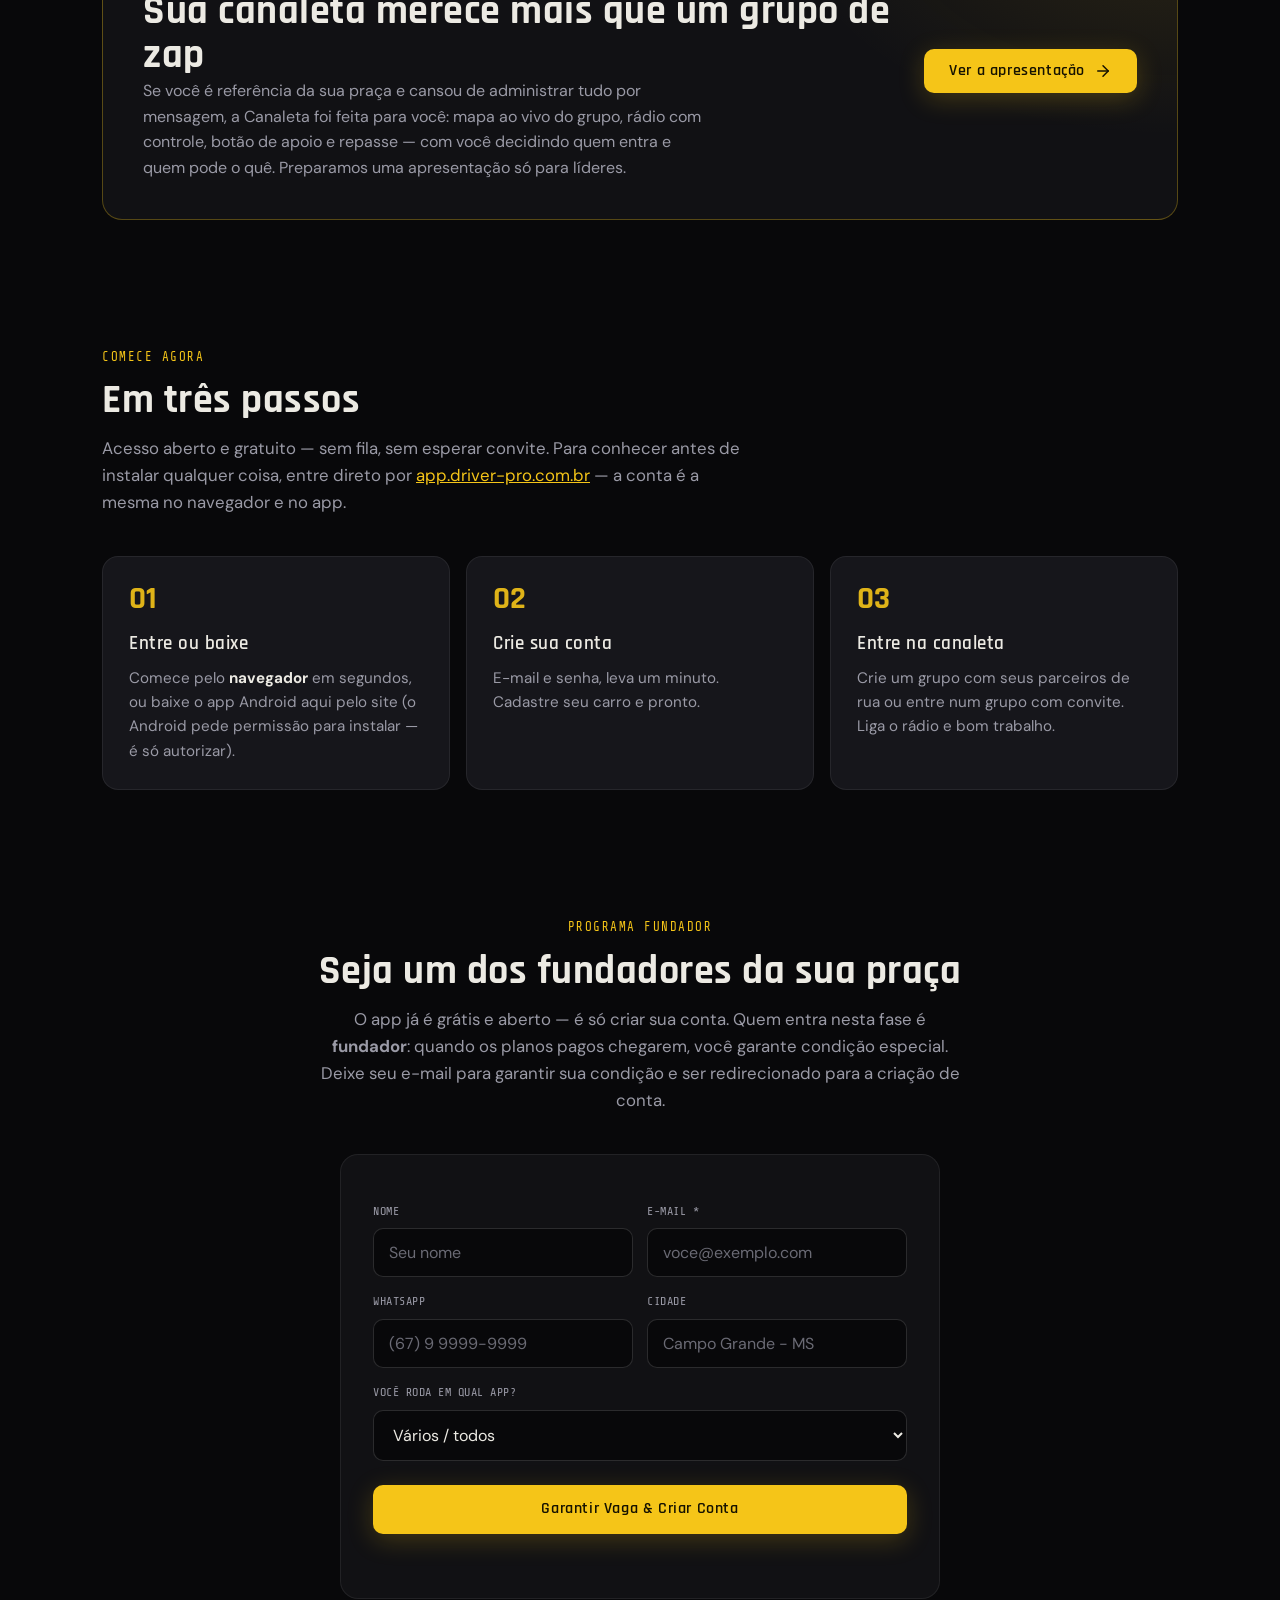
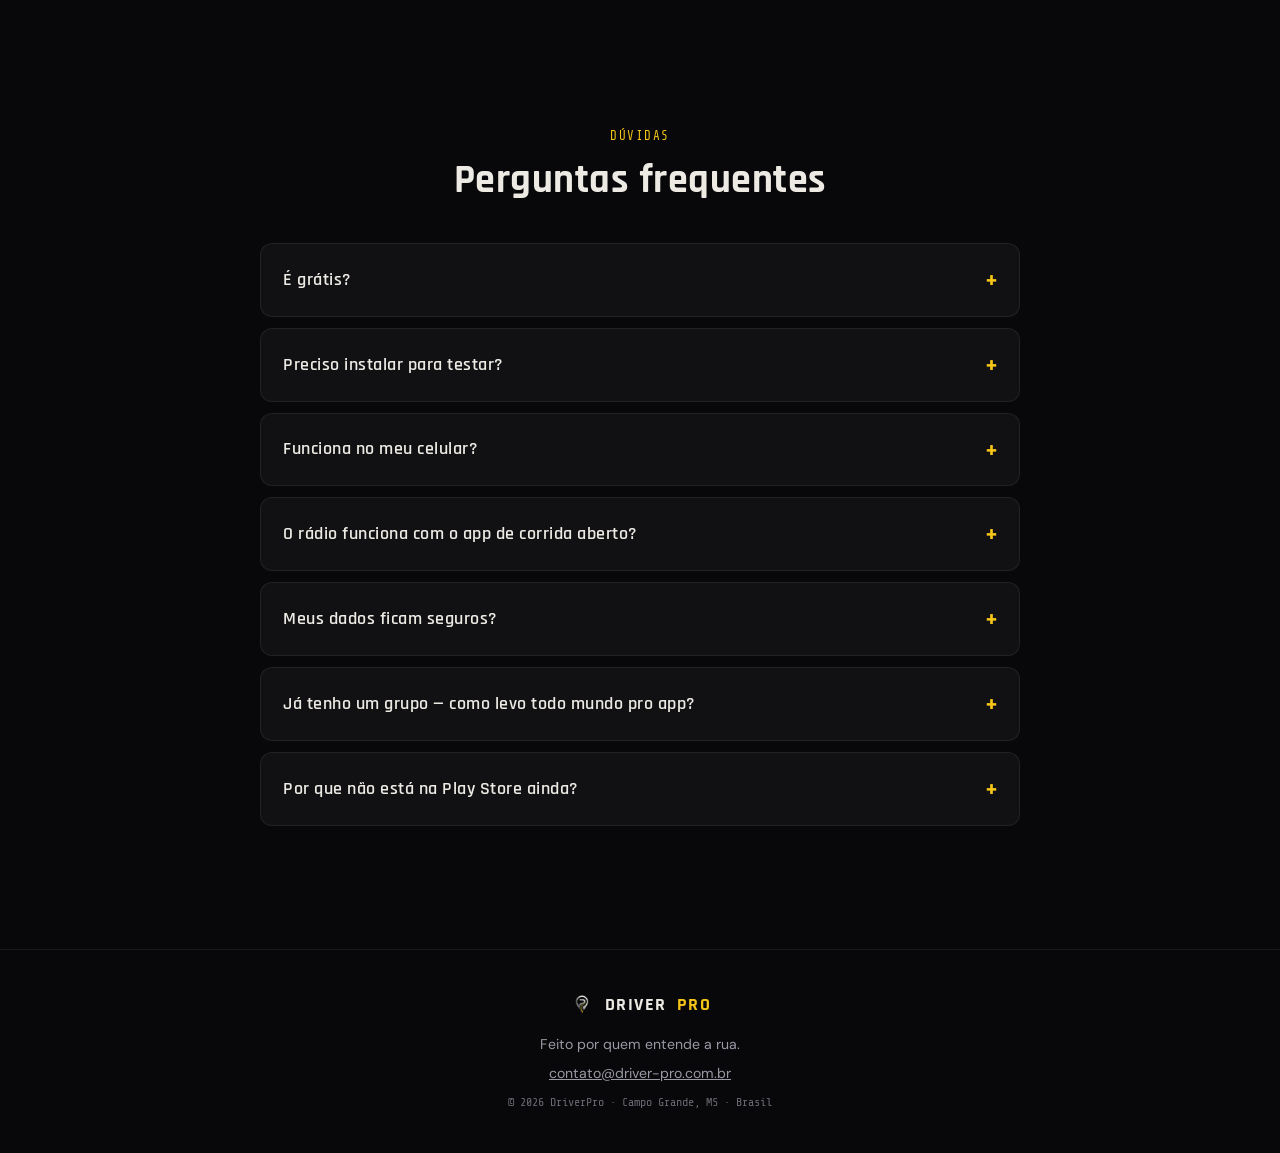
<file: index_v2_2.html>
<!DOCTYPE html>
<html lang="pt-BR">
<head>
<meta charset="UTF-8">
<meta name="viewport" content="width=device-width, initial-scale=1.0">

<!-- ══ SEO ══ -->
<title>DriverPro — Rádio, mapa ao vivo e controle financeiro para motoristas de aplicativo</title>
<meta name="description" content="O ecossistema do motorista de aplicativo brasileiro: rádio comunicador (PTT), mapa com os companheiros ao vivo, botão de emergência, repasse de corridas, agenda de clientes e inteligência financeira. Teste no navegador ou baixe para Android.">
<meta name="keywords" content="motorista de aplicativo, uber, 99, indrive, rádio para motoristas, PTT, canaleta, controle financeiro motorista, lucro líquido uber, custo por km, app para motorista">
<link rel="canonical" href="https://driver-pro.com.br/">
<meta name="robots" content="index, follow">

<!-- Open Graph (WhatsApp/redes mostram esse cartão ao compartilhar o link) -->
<meta property="og:type" content="website">
<meta property="og:url" content="https://driver-pro.com.br/">
<meta property="og:title" content="DriverPro — feito para quem vive do volante">
<meta property="og:description" content="Rádio entre motoristas, mapa ao vivo, botão de emergência e controle financeiro de verdade. Teste no navegador ou baixe para Android.">
<meta property="og:locale" content="pt_BR">
<meta property="og:site_name" content="DriverPro">
<meta property="og:image" content="https://driver-pro.com.br/logoOficial.png">

<meta name="twitter:card" content="summary">
<meta name="twitter:title" content="DriverPro — feito para quem vive do volante">
<meta name="twitter:description" content="Rádio entre motoristas, mapa ao vivo, emergência e controle financeiro. Teste no navegador ou baixe para Android.">
<meta name="twitter:image" content="https://driver-pro.com.br/logoOficial.png">

<script type="application/ld+json">
{
  "@context": "https://schema.org",
  "@type": "SoftwareApplication",
  "name": "DriverPro",
  "operatingSystem": "ANDROID, WEB",
  "applicationCategory": "BusinessApplication",
  "description": "Ecossistema para motoristas de aplicativo: rádio PTT, mapa ao vivo, botão de emergência, repasse de corridas, agenda de clientes e inteligência financeira.",
  "offers": { "@type": "Offer", "price": "0", "priceCurrency": "BRL" },
  "inLanguage": "pt-BR",
  "url": "https://driver-pro.com.br/"
}
</script>

<link rel="preconnect" href="https://fonts.googleapis.com">
<link rel="preconnect" href="https://fonts.gstatic.com" crossorigin>
<link href="https://fonts.googleapis.com/css2?family=Rajdhani:wght@500;600;700&family=Share+Tech+Mono&family=DM+Sans:wght@400;500;600;700&display=swap" rel="stylesheet">
<link rel="icon" href="logoOficial.png" type="image/png">

<style>
*{box-sizing:border-box;margin:0;padding:0}
:root{
  --bg:#08080a;--panel:#111114;--panel2:#16161b;--panel3:#1c1c22;
  --seam:rgba(255,255,255,0.07);--seam2:rgba(255,255,255,0.14);
  --yellow:#f5c518;--yellow-soft:rgba(245,197,24,0.10);--yellow-line:rgba(245,197,24,0.30);
  --lime:#a3e635;--red:#ef4444;--wpp:#25d366;
  --muted:#6a6a74;--muted2:#9a9aa6;--text:#eceae3;
  --fh:'Rajdhani',sans-serif;--fm:'Share Tech Mono',monospace;--fb:'DM Sans',sans-serif;
  --maxw:1120px;
}
html{scroll-behavior:smooth}
body{font-family:var(--fb);background:var(--bg);color:var(--text);overflow-x:hidden;line-height:1.6;-webkit-font-smoothing:antialiased}

/* fundo: grade sutil + brilho quente no topo */
.bg-grid{position:fixed;inset:0;pointer-events:none;z-index:0;
  background-image:linear-gradient(rgba(255,255,255,0.016) 1px,transparent 1px),linear-gradient(90deg,rgba(255,255,255,0.016) 1px,transparent 1px);
  background-size:44px 44px;-webkit-mask-image:radial-gradient(ellipse 80% 60% at 50% 0%,#000,transparent 75%);mask-image:radial-gradient(ellipse 80% 60% at 50% 0%,#000,transparent 75%)}
.bg-glow{position:fixed;top:-260px;left:50%;transform:translateX(-50%);width:900px;height:600px;pointer-events:none;z-index:0;
  background:radial-gradient(circle,rgba(245,197,24,0.08),transparent 62%)}

.wrap{position:relative;z-index:1;max-width:var(--maxw);margin:0 auto;padding:0 22px}

/* ── botões ── */
.btn{display:inline-flex;align-items:center;gap:9px;font-family:var(--fh);font-weight:600;letter-spacing:.6px;text-decoration:none;
  border-radius:10px;padding:12px 24px;font-size:1.02rem;line-height:1;transition:transform .15s,box-shadow .2s,background .2s,border-color .2s;cursor:pointer;border:1px solid transparent;white-space:nowrap}
.btn svg{width:18px;height:18px;flex-shrink:0}
.btn:hover{transform:translateY(-2px)}
.btn-primary{background:var(--yellow);color:#161200;box-shadow:0 6px 26px rgba(245,197,24,.22)}
.btn-primary:hover{box-shadow:0 10px 34px rgba(245,197,24,.32)}
.btn-ghost{background:rgba(255,255,255,.03);color:var(--text);border-color:var(--seam2)}
.btn-ghost:hover{border-color:var(--yellow-line);background:var(--yellow-soft)}
.btn-wpp{background:var(--wpp);color:#052912}
.btn-sm{padding:9px 16px;font-size:.9rem}

/* ── header ── */
header{position:sticky;top:0;z-index:20;backdrop-filter:blur(14px);background:rgba(8,8,10,.72);border-bottom:1px solid var(--seam)}
.nav{display:flex;justify-content:space-between;align-items:center;padding:14px 22px;max-width:var(--maxw);margin:0 auto}
.logo{display:flex;align-items:center;gap:10px;font-family:var(--fh);font-weight:700;font-size:1.35rem;letter-spacing:1.5px;color:var(--text)}
.logo img{width:26px;height:26px;object-fit:contain}
.logo span{color:var(--yellow)}
.nav-actions{display:flex;gap:10px;align-items:center}

/* ── hero ── */
.hero{display:grid;grid-template-columns:1.15fr .85fr;gap:44px;align-items:center;padding:72px 0 64px}
.badge{display:inline-flex;align-items:center;gap:8px;font-family:var(--fm);font-size:.76rem;color:var(--lime);
  border:1px solid rgba(163,230,53,.32);border-radius:999px;padding:5px 14px;margin-bottom:26px;background:rgba(163,230,53,.05);letter-spacing:.5px}
.badge .dot{width:7px;height:7px;border-radius:50%;background:var(--lime);box-shadow:0 0 8px var(--lime)}
h1{font-family:var(--fh);font-weight:700;font-size:clamp(2.5rem,6vw,4.4rem);line-height:1.02;letter-spacing:.5px}
h1 em{font-style:normal;color:var(--yellow)}
.hero .sub{color:var(--muted2);font-size:clamp(1.05rem,1.6vw,1.2rem);max-width:560px;margin:20px 0 32px}
.hero .sub strong{color:var(--text);font-weight:600}
.cta-row{display:flex;gap:12px;flex-wrap:wrap}
.cta-note{font-family:var(--fm);font-size:.76rem;color:var(--muted2);margin-top:18px;line-height:1.7}
.cta-note b{color:var(--muted2);font-weight:400}

/* moldura do print no hero */
.hero-shot{justify-self:center;position:relative}
.phone{width:min(300px,74vw);border-radius:34px;border:1px solid var(--seam2);background:linear-gradient(160deg,#1a1a20,#0d0d10);
  padding:12px;box-shadow:0 30px 80px rgba(0,0,0,.55),0 0 0 1px rgba(245,197,24,.06)}
.phone img{width:100%;display:block;border-radius:24px}
.hero-shot::after{content:"";position:absolute;inset:-40px -30px;z-index:-1;
  background:radial-gradient(circle at 60% 30%,rgba(245,197,24,.12),transparent 60%)}

/* ── seções ── */
section{padding:64px 0;position:relative}
.eyebrow{font-family:var(--fm);font-size:.78rem;color:var(--yellow);letter-spacing:1.5px;margin-bottom:12px}
h2{font-family:var(--fh);font-weight:700;font-size:clamp(1.7rem,3.6vw,2.5rem);line-height:1.1;letter-spacing:.5px}
.lead{color:var(--muted2);max-width:640px;margin-top:12px;font-size:1.05rem}
.section-head{margin-bottom:40px}

/* ── grade de recursos ── */
.grid{display:grid;grid-template-columns:repeat(3,1fr);gap:16px}
.card{background:linear-gradient(180deg,var(--panel),#0e0e11);border:1px solid var(--seam);border-radius:16px;padding:26px;
  transition:border-color .2s,transform .2s,background .2s}
.card:hover{border-color:var(--yellow-line);transform:translateY(-4px)}
.card .ico{width:46px;height:46px;border-radius:12px;display:flex;align-items:center;justify-content:center;margin-bottom:16px;
  background:var(--yellow-soft);border:1px solid var(--yellow-line);color:var(--yellow)}
.card .ico svg{width:23px;height:23px}
.card h3{font-family:var(--fh);font-size:1.25rem;letter-spacing:.5px;margin-bottom:6px;font-weight:600}
.card p{color:var(--muted2);font-size:.96rem}

/* ── dois caminhos (sem medo) ── */
.paths{display:grid;grid-template-columns:1fr 1fr;gap:18px}
.path{position:relative;border:1px solid var(--seam);border-radius:18px;padding:30px;background:var(--panel)}
.path.web{border-color:var(--yellow-line);background:linear-gradient(180deg,var(--yellow-soft),var(--panel))}
.path .tagline{font-family:var(--fm);font-size:.72rem;letter-spacing:1.5px;color:var(--muted);margin-bottom:14px}
.path.web .tagline{color:var(--yellow)}
.path h3{font-family:var(--fh);font-weight:700;font-size:1.5rem;letter-spacing:.5px;margin-bottom:8px}
.path p{color:var(--muted2);font-size:.98rem;margin-bottom:20px}
.path ul{list-style:none;margin-bottom:24px;display:grid;gap:9px}
.path li{display:flex;gap:10px;align-items:flex-start;color:var(--muted2);font-size:.94rem}
.path li svg{width:17px;height:17px;color:var(--yellow);flex-shrink:0;margin-top:3px}

/* ── passos ── */
.passos{display:grid;grid-template-columns:repeat(3,1fr);gap:16px;counter-reset:passo}
.passo{background:var(--panel2);border:1px solid var(--seam);border-radius:16px;padding:26px;position:relative}
.passo::before{counter-increment:passo;content:"0" counter(passo);font-family:var(--fh);font-weight:700;color:var(--yellow);
  font-size:2rem;line-height:1;display:block;margin-bottom:14px;opacity:.9}
.passo h3{font-family:var(--fh);font-size:1.2rem;letter-spacing:.5px;margin-bottom:6px;font-weight:600}
.passo p{color:var(--muted2);font-size:.95rem}
.passo strong{color:var(--text)}

/* ── líderes (faixa destaque) ── */
.leaders{border:1px solid var(--yellow-line);border-radius:20px;padding:38px 40px;
  background:radial-gradient(ellipse 60% 120% at 100% 0%,rgba(245,197,24,.10),transparent 60%),var(--panel);
  display:flex;align-items:center;justify-content:space-between;gap:28px;flex-wrap:wrap}
.leaders .txt{flex:1;min-width:280px}
.leaders .eyebrow{margin-bottom:8px}
.leaders h3{font-family:var(--fh);font-weight:700;font-size:clamp(1.4rem,2.6vw,2rem);letter-spacing:.5px;margin-bottom:10px}
.leaders p{color:var(--muted2);max-width:560px}

/* ── prova (dois prints) ── */
.proof{display:grid;grid-template-columns:1fr 1fr;gap:20px;align-items:center}
.proof-shots{display:flex;gap:16px;justify-content:center}
.proof-shots .phone{width:min(210px,42vw);border-radius:26px;padding:9px}
.proof-shots .phone img{border-radius:18px}
.proof-shots .phone:nth-child(2){margin-top:34px}

/* ── formulário ── */
form{background:var(--panel);border:1px solid var(--seam);border-radius:18px;padding:32px;max-width:600px;margin:0 auto}
form .row{display:grid;grid-template-columns:1fr 1fr;gap:14px}
@media(max-width:560px){form .row{grid-template-columns:1fr}}
label{font-family:var(--fm);font-size:.74rem;color:var(--muted2);display:block;margin:16px 0 7px;letter-spacing:.5px}
input,select{width:100%;background:var(--bg);border:1px solid var(--seam2);border-radius:10px;color:var(--text);padding:13px 15px;font-family:var(--fb);font-size:1rem;transition:border-color .2s}
input:focus,select:focus{outline:none;border-color:var(--yellow)}
input::placeholder{color:var(--muted)}
#form-msg{font-family:var(--fm);font-size:.85rem;margin-top:16px;min-height:1.2em}
#form-msg.ok{color:var(--lime)} #form-msg.erro{color:var(--red)}

/* ── faq ── */
.faq-wrap{max-width:760px;margin:0 auto}
details{background:var(--panel);border:1px solid var(--seam);border-radius:12px;padding:18px 22px;margin-bottom:11px;transition:border-color .2s}
details[open]{border-color:var(--yellow-line)}
summary{font-family:var(--fh);font-weight:600;font-size:1.1rem;cursor:pointer;letter-spacing:.5px;list-style:none;display:flex;justify-content:space-between;align-items:center;gap:14px}
summary::-webkit-details-marker{display:none}
summary::after{content:"+";font-family:var(--fm);color:var(--yellow);font-size:1.4rem;transition:transform .2s}
details[open] summary::after{transform:rotate(45deg)}
details p{color:var(--muted2);margin-top:12px;font-size:.97rem}
details a{color:var(--yellow)}

/* ── footer ── */
footer{border-top:1px solid var(--seam);padding:40px 0;margin-top:48px;text-align:center;color:var(--muted2);font-size:.88rem}
footer .logo{justify-content:center;margin-bottom:14px;font-size:1.15rem}
footer a{color:var(--muted2)}
footer .fine{font-family:var(--fm);font-size:.74rem;color:var(--muted);margin-top:10px}

@media(max-width:860px){
  .nav-links{display:none}
  .hero{grid-template-columns:1fr;text-align:center;padding:52px 0 48px;gap:36px}
  .hero .sub{margin-left:auto;margin-right:auto}
  .cta-row{justify-content:center}
  .hero-shot{order:-1}
  .grid,.passos{grid-template-columns:1fr}
  .paths,.proof{grid-template-columns:1fr}
  .proof-shots .phone:nth-child(2){margin-top:0}
  .nav-actions .hide-sm{display:none}
}

/* Widget Flutuante do WhatsApp */
.wpp-float {
  position: fixed;
  bottom: 24px;
  right: 24px;
  z-index: 999;
  background: var(--wpp);
  color: #fff;
  width: 56px;
  height: 56px;
  border-radius: 50%;
  display: flex;
  align-items: center;
  justify-content: center;
  box-shadow: 0 6px 20px rgba(37,211,102,0.35);
  transition: transform .2s, box-shadow .2s;
  text-decoration: none;
  border: none;
  cursor: pointer;
}
.wpp-float:hover {
  transform: scale(1.1);
  box-shadow: 0 10px 26px rgba(37,211,102,0.45);
}
.wpp-float svg {
  width: 28px;
  height: 28px;
}
.nav-links{display:flex;gap:24px;align-items:center}
.nav-links a{color:var(--muted2);text-decoration:none;font-family:var(--fh);font-weight:600;font-size:1.02rem;letter-spacing:.5px;transition:color .2s}
.nav-links a:hover{color:var(--yellow)}

/* Estilo do reprodutor de áudio PTT */
.audio-demo-box {
  margin-top: 14px;
  padding-top: 12px;
  border-top: 1px dashed var(--seam);
  display: flex;
  align-items: center;
  gap: 10px;
}
.btn-play-radio {
  background: rgba(245,197,24,0.06);
  border: 1px solid var(--yellow-line);
  color: var(--yellow);
  padding: 6px 12px;
  border-radius: 8px;
  font-family: var(--fh);
  font-size: 0.78rem;
  font-weight: 600;
  cursor: pointer;
  display: inline-flex;
  align-items: center;
  gap: 6px;
  transition: background .2s, transform .1s;
}
.btn-play-radio:hover {
  background: var(--yellow-soft);
  transform: scale(1.02);
}
.radio-status {
  font-family: var(--fm);
  font-size: 0.72rem;
  color: var(--muted);
  letter-spacing: 0.5px;
}
</style>
</head>
<body>
<div class="bg-grid"></div>
<div class="bg-glow"></div>

<!-- Ícones (Lucide, MIT) embutidos como símbolos SVG -->
<svg width="0" height="0" style="position:absolute" aria-hidden="true">
  <symbol id="i-radio" viewBox="0 0 24 24" fill="none" stroke="currentColor" stroke-width="2" stroke-linecap="round" stroke-linejoin="round">
    <path d="M4.9 19.1C1 15.2 1 8.8 4.9 4.9"/><path d="M7.8 16.2c-2.3-2.3-2.3-6.1 0-8.5"/><circle cx="12" cy="12" r="2"/><path d="M16.2 7.8c2.3 2.3 2.3 6.1 0 8.5"/><path d="M19.1 4.9C23 8.8 23 15.1 19.1 19"/>
  </symbol>
  <symbol id="i-map" viewBox="0 0 24 24" fill="none" stroke="currentColor" stroke-width="2" stroke-linecap="round" stroke-linejoin="round">
    <path d="M20 10c0 6-8 12-8 12s-8-6-8-12a8 8 0 0 1 16 0Z"/><circle cx="12" cy="10" r="3"/>
  </symbol>
  <symbol id="i-help" viewBox="0 0 24 24" fill="none" stroke="currentColor" stroke-width="2" stroke-linecap="round" stroke-linejoin="round">
    <circle cx="12" cy="12" r="10"/><circle cx="12" cy="12" r="4"/><line x1="4.93" y1="4.93" x2="9.17" y2="9.17"/><line x1="14.83" y1="14.83" x2="19.07" y2="19.07"/><line x1="14.83" y1="9.17" x2="19.07" y2="4.93"/><line x1="9.17" y1="14.83" x2="4.93" y2="19.07"/>
  </symbol>
  <symbol id="i-route" viewBox="0 0 24 24" fill="none" stroke="currentColor" stroke-width="2" stroke-linecap="round" stroke-linejoin="round">
    <circle cx="6" cy="19" r="3"/><path d="M9 19h8.5a3.5 3.5 0 0 0 0-7h-11a3.5 3.5 0 0 1 0-7H15"/><circle cx="18" cy="5" r="3"/>
  </symbol>
  <symbol id="i-calendar" viewBox="0 0 24 24" fill="none" stroke="currentColor" stroke-width="2" stroke-linecap="round" stroke-linejoin="round">
    <rect width="18" height="18" x="3" y="4" rx="2"/><path d="M3 10h18"/><path d="M8 2v4"/><path d="M16 2v4"/>
  </symbol>
  <symbol id="i-chart" viewBox="0 0 24 24" fill="none" stroke="currentColor" stroke-width="2" stroke-linecap="round" stroke-linejoin="round">
    <path d="M3 3v18h18"/><path d="m19 9-5 5-4-4-3 3"/>
  </symbol>
  <symbol id="i-check" viewBox="0 0 24 24" fill="none" stroke="currentColor" stroke-width="2.5" stroke-linecap="round" stroke-linejoin="round">
    <path d="M20 6 9 17l-5-5"/>
  </symbol>
  <symbol id="i-globe" viewBox="0 0 24 24" fill="none" stroke="currentColor" stroke-width="2" stroke-linecap="round" stroke-linejoin="round">
    <circle cx="12" cy="12" r="10"/><path d="M12 2a15.3 15.3 0 0 0 0 20 15.3 15.3 0 0 0 0-20"/><path d="M2 12h20"/>
  </symbol>
  <symbol id="i-download" viewBox="0 0 24 24" fill="none" stroke="currentColor" stroke-width="2" stroke-linecap="round" stroke-linejoin="round">
    <path d="M21 15v4a2 2 0 0 1-2 2H5a2 2 0 0 1-2-2v-4"/><polyline points="7 10 12 15 17 10"/><line x1="12" y1="15" x2="12" y2="3"/>
  </symbol>
  <symbol id="i-arrow" viewBox="0 0 24 24" fill="none" stroke="currentColor" stroke-width="2" stroke-linecap="round" stroke-linejoin="round">
    <line x1="5" y1="12" x2="19" y2="12"/><polyline points="12 5 19 12 12 19"/>
  </symbol>
</svg>

<header>
  <nav class="nav">
    <div class="logo">
      <img src="logoOficial.png" alt="DriverPro">
      DRIVER<span>PRO</span>
    </div>
    <div class="nav-links">
      <a href="#canaleta">Monitor de Lucro</a>
      <a href="#comecar">Rádio & Segurança</a>
      <a href="#lideres">Criar Canaleta</a>
      <a href="#faq">Perguntas Comuns</a>
    </div>
    <div class="nav-actions">
      <a class="btn btn-ghost btn-sm hide-sm" href="https://app.driver-pro.com.br/login">Entrar</a>
      <a class="btn btn-primary btn-sm" href="https://app.driver-pro.com.br/register"><svg><use href="#i-globe"/></svg>Testar agora</a>
    </div>
  </nav>
</header>

<div class="wrap">

<!-- ══ HERO ══ -->
<section class="hero">
  <div class="hero-text">
    <span class="badge"><span class="dot"></span>BETA ABERTO · VERSÃO 1.7 NO AR</span>
    <h1>Rodou o dia inteiro.<br><em>Sobrou quanto?</em></h1>
    <p class="sub">O DriverPro mostra seu <strong>lucro de verdade</strong> em cada corrida e conecta você aos parceiros de confiança. Use o monitor de corridas em tempo real no app para aceitar só o que vale a pena, controle seus custos e fale com seus parceiros via rádio PTT e mapa ao vivo.</p>
    <div class="cta-row">
      <a class="btn btn-primary" href="https://app.driver-pro.com.br/register"><svg><use href="#i-globe"/></svg>Começar no Navegador</a>
      <a class="btn btn-ghost" href="https://driver-pro.com.br/download/driverpro-release.apk" id="btn-download-release"><svg><use href="#i-download"/></svg>Baixar para Android</a>
    </div>
    <p class="cta-note">
      <b>Sem instalar nada:</b> crie a conta no navegador e já use finanças e mapa ao vivo. O aplicativo Android é necessário para o rádio em segundo plano.<br>
      v1.7 · arquivo seguro e verificado · grátis durante o beta · sem cartão · feito no Brasil
    </p>
  </div>
  <div class="hero-shot">
    <div class="phone"><img src="screens/app-canaleta.png" alt="Tela da Canaleta no app DriverPro: mapa ao vivo, presença e rádio"></div>
  </div>
</section>

<!-- ══ RECURSOS ══ -->
<section id="canaleta">
  <div class="section-head">
    <p class="eyebrow">PILOTO AUTOMÁTICO DE RUA</p>
    <h2>Decida na hora e rode com apoio</h2>
    <p class="lead">Ferramentas de precisão para você controlar seus ganhos sozinho no volante, com a tranquilidade de estar conectado ao seu grupo de confiança.</p>
  </div>
  <div class="grid">
    <!-- Card 1: Monitor de Corridas (Individual) -->
    <div class="card">
      <div class="card-top">
        <div class="ico"><svg><use href="#i-route"/></svg></div>
        <h3>Monitor de Corridas</h3>
        <p>Decida na hora. Nosso monitor inteligente lê as ofertas da Uber/99 e exibe na tela o ganho líquido real antes de você aceitar.</p>
      </div>
    </div>
    
    <!-- Card 2: Financeiro Real (Individual) -->
    <div class="card">
      <div class="card-top">
        <div class="ico"><svg><use href="#i-chart"/></svg></div>
        <h3>Financeiro no Bolso</h3>
        <p>Esqueça planilhas. Registre combustível, desgaste e depreciação automática ou simplificadamente para ver seu lucro líquido real.</p>
      </div>
    </div>
    
    <!-- Card 3: Rádio PTT (Grupo) -->
    <div class="card">
      <div class="card-top">
        <div class="ico"><svg><use href="#i-radio"/></svg></div>
        <h3>Rádio PTT</h3>
        <p>Fale direto em segundo plano. Mantenha contato rápido com seus parceiros enquanto navega no GPS ou no app de corrida.</p>
      </div>
      <div class="audio-demo-box">
        <button class="btn-play-radio" id="btn-play-radio" type="button">▶ Ouvir Rádio</button>
        <span class="radio-status" id="radio-status">[PTT_OFFLINE]</span>
        <audio id="audio-radio-demo" src="https://assets.mixkit.co/active_storage/sfx/2568/2568-84.wav" preload="auto"></audio>
      </div>
    </div>
    
    <!-- Card 4: Mapa ao Vivo (Grupo) -->
    <div class="card">
      <div class="card-top">
        <div class="ico"><svg><use href="#i-map"/></svg></div>
        <h3>Mapa da Praça</h3>
        <p>Saiba onde seus amigos estão rodando. Acompanhe a presença do seu grupo em tempo real no nosso mapa integrado.</p>
      </div>
    </div>
    
    <!-- Card 5: Apoio na Rua (Emergência) -->
    <div class="card">
      <div class="card-top">
        <div class="ico"><svg><use href="#i-help"/></svg></div>
        <h3>Emergência & Apoio</h3>
        <p>Teve uma quebra ou situação suspeita? Dispare o alerta e mostre sua posição apenas para o grupo de confiança te resgatar.</p>
      </div>
    </div>
    
    <!-- Card 6: Agenda e Particulares (Profissional) -->
    <div class="card">
      <div class="card-top">
        <div class="ico"><svg><use href="#i-calendar"/></svg></div>
        <h3>Agenda de Particulares</h3>
        <p>Gerencie seus clientes particulares e organize sua escala com o grupo, ganhando independência das taxas dos apps.</p>
      </div>
    </div>
  </div>
</section>

<!-- ══ DOIS CAMINHOS (sem medo) ══ -->
<section id="comecar">
  <div class="section-head">
    <p class="eyebrow">COMECE DO SEU JEITO</p>
    <h2>Dois caminhos, a mesma conta</h2>
    <p class="lead">Com receio de instalar? Comece pelo navegador em segundos. Quando quiser rodar
    na rua com tudo na palma da mão, o app Android usa exatamente a mesma conta.</p>
  </div>
  <div class="paths">
    <div class="path web">
      <p class="tagline">SEM INSTALAR NADA · RECOMENDADO PARA COMEÇAR</p>
      <h3>Pelo navegador</h3>
      <p>Abre, cria a conta e já está dentro. Nada para baixar, nada para autorizar.</p>
      <ul>
        <li><svg><use href="#i-check"/></svg>Finanças e visualização do mapa</li>
        <li><svg><use href="#i-check"/></svg>Funciona em qualquer aparelho com internet</li>
        <li><svg><use href="#i-check"/></svg>Zero download, zero dor de cabeça</li>
      </ul>
      <a class="btn btn-primary" href="https://app.driver-pro.com.br/register"><svg><use href="#i-globe"/></svg>Abrir no navegador</a>
    </div>
    <div class="path">
      <p class="tagline">PARA QUEM JÁ ESTÁ NA PISTA</p>
      <h3>App Android</h3>
      <p>A experiência completa para o dia a dia rodando: rápido, em tela cheia e sempre à mão.</p>
      <ul>
        <li><svg><use href="#i-check"/></svg>Rádio em segundo plano com o Waze/Uber aberto (exclusivo do app)</li>
        <li><svg><use href="#i-check"/></svg>GPS e desempenho otimizados para a rua</li>
        <li><svg><use href="#i-check"/></svg>A mesma conta do navegador</li>
      </ul>
      <a class="btn btn-ghost" href="https://driver-pro.com.br/download/driverpro-release.apk"><svg><use href="#i-download"/></svg>Baixar para Android</a>
    </div>
  </div>
</section>

<!-- ══ PROVA (prints reais) ══ -->
<section id="prova">
  <div class="proof">
    <div class="proof-text">
      <p class="eyebrow">PRODUTO REAL, NÃO PROMESSA</p>
      <h2>Veja de perto</h2>
      <p class="lead">Capturas do app em uso: a Canaleta com o mapa e o rádio, e o financeiro do dia
      fechando a conta. É isso que você encontra hoje ao entrar.</p>
    </div>
    <div class="proof-shots">
      <div class="phone"><img src="screens/app-canaleta.png" alt="Canaleta: mapa, presença e rádio"></div>
      <div class="phone"><img src="screens/app-financas.png" alt="Finanças do dia: ganhos, gastos e lucro"></div>
    </div>
  </div>
</section>

<!-- ══ LÍDERES ══ -->
<section id="lideres">
  <div class="leaders">
    <div class="txt">
      <p class="eyebrow">PARA QUEM LIDERA UM GRUPO</p>
      <h2>Sua canaleta merece mais que um grupo de zap</h2>
      <p>Se você é referência da sua praça e cansou de administrar tudo por mensagem, a Canaleta
      foi feita para você: mapa ao vivo do grupo, rádio com controle, botão de apoio e repasse —
      com você decidindo quem entra e quem pode o quê. Preparamos uma apresentação só para líderes.</p>
    </div>
    <a class="btn btn-primary" href="https://driver-pro.com.br/parceiros/">Ver a apresentação<svg><use href="#i-arrow"/></svg></a>
  </div>
</section>

<!-- ══ COMO ENTRAR ══ -->
<section id="como">
  <div class="section-head">
    <p class="eyebrow">COMECE AGORA</p>
    <h2>Em três passos</h2>
    <p class="lead">Acesso aberto e gratuito — sem fila, sem esperar convite. Para conhecer antes de
    instalar qualquer coisa, entre direto por <a href="https://app.driver-pro.com.br/register" style="color:var(--yellow)">app.driver-pro.com.br</a> — a conta é a mesma no navegador e no app.</p>
  </div>
  <div class="passos">
    <div class="passo">
      <h3>Entre ou baixe</h3>
      <p>Comece pelo <strong>navegador</strong> em segundos, ou baixe o app Android aqui pelo site (o Android pede permissão para instalar — é só autorizar).</p>
    </div>
    <div class="passo">
      <h3>Crie sua conta</h3>
      <p>E-mail e senha, leva um minuto. Cadastre seu carro e pronto.</p>
    </div>
    <div class="passo">
      <h3>Entre na canaleta</h3>
      <p>Crie um grupo com seus parceiros de rua ou entre num grupo com convite. Liga o rádio e bom trabalho.</p>
    </div>
  </div>
</section>

<!-- ══ FORMULÁRIO ══ -->
<section id="beta">
  <div class="section-head" style="text-align:center">
    <p class="eyebrow">PROGRAMA FUNDADOR</p>
    <h2>Seja um dos fundadores da sua praça</h2>
    <p class="lead" style="margin-left:auto;margin-right:auto">O app já é grátis e aberto — é só criar
    sua conta. Quem entra nesta fase é <strong>fundador</strong>: quando os planos pagos chegarem, você
    garante condição especial. Deixe seu e-mail para garantir sua condição e ser redirecionado para a criação de conta.</p>
  </div>
  <form id="waitlist-form">
    <div class="row">
      <div><label for="f-nome">NOME</label><input id="f-nome" name="name" maxlength="100" placeholder="Seu nome"></div>
      <div><label for="f-email">E-MAIL *</label><input id="f-email" name="email" type="email" required placeholder="voce@exemplo.com"></div>
    </div>
    <div class="row">
      <div><label for="f-fone">WHATSAPP</label><input id="f-fone" name="phone" maxlength="20" placeholder="(67) 9 9999-9999"></div>
      <div><label for="f-cidade">CIDADE</label><input id="f-cidade" name="city" maxlength="100" placeholder="Campo Grande - MS"></div>
    </div>
    <label for="f-plataforma">VOCÊ RODA EM QUAL APP?</label>
    <select id="f-plataforma" name="platform">
      <option value="all">Vários / todos</option>
      <option value="uber">Uber</option>
      <option value="99">99</option>
      <option value="indrive">InDrive</option>
    </select>
    <div style="margin-top:24px;text-align:center">
      <button class="btn btn-primary" type="submit" id="f-enviar" style="width:100%;justify-content:center;padding:15px">Garantir Vaga & Criar Conta</button>
    </div>
    <p id="form-msg"></p>
  </form>
</section>

<!-- ══ FAQ ══ -->
<section id="faq">
  <div class="section-head" style="text-align:center">
    <p class="eyebrow">DÚVIDAS</p>
    <h2>Perguntas frequentes</h2>
  </div>
  <div class="faq-wrap">
    <details><summary>É grátis?</summary>
      <p>Sim, tudo liberado e sem cartão. Quem entra agora é fundador: quando lançarmos os planos pagos, você terá condição especial por ter chegado no começo.</p></details>
    <details><summary>Preciso instalar para testar?</summary>
      <p>Não. Entre em <a href="https://app.driver-pro.com.br/register">app.driver-pro.com.br</a>, crie a conta e use direto no navegador: finanças, rádio e mapa ao vivo. Se gostar, o app Android usa a mesma conta.</p></details>
    <details><summary>Funciona no meu celular?</summary>
      <p>Qualquer Android razoavelmente atual. iPhone ainda não tem app — mas dá para usar a versão web no navegador de qualquer aparelho.</p></details>
    <details><summary>O rádio funciona com o app de corrida aberto?</summary>
      <p>Sim. O rádio segue conectado em segundo plano com uma notificação fixa — você ouve e fala enquanto navega no Waze, Uber ou 99.</p></details>
    <details><summary>Meus dados ficam seguros?</summary>
      <p>Seus dados são seus: conexão criptografada (HTTPS/TLS) em todo o tráfego, servidores protegidos e ferramentas para exportar ou excluir sua conta quando quiser, como manda a LGPD.</p></details>
    <details><summary>Já tenho um grupo — como levo todo mundo pro app?</summary>
      <p>Melhor cenário. Veja a <a href="https://driver-pro.com.br/parceiros/">apresentação para líderes</a> e chame a gente no WhatsApp: ajudamos a criar sua canaleta e a instalar aparelho por aparelho, se precisar.</p></details>
    <details><summary>Por que não está na Play Store ainda?</summary>
      <p>Ainda estamos em beta, ajustando os últimos detalhes antes de publicar. Enquanto isso o acesso é aberto: use direto no navegador ou instale o Android pelo site. A publicação na Play Store vem na sequência.</p></details>
  </div>
</section>

</div>

<footer>
  <div class="wrap">
    <div class="logo"><img src="logoOficial.png" alt="DriverPro">DRIVER<span>PRO</span></div>
    <p>Feito por quem entende a rua.</p>
    <p style="margin-top:6px"><a href="mailto:contato@driver-pro.com.br">contato@driver-pro.com.br</a></p>
    <p class="fine">© 2026 DriverPro · Campo Grande, MS · Brasil</p>
  </div>
</footer>

<a href="#" class="wpp-float" id="btn-wpp-float" style="display:none" target="_blank" aria-label="Chamar no WhatsApp">
  <svg viewBox="0 0 24 24" fill="currentColor">
    <path d="M17.472 14.382c-.297-.149-1.758-.867-2.03-.967-.273-.099-.471-.148-.67.15-.197.297-.767.966-.94 1.164-.173.199-.347.223-.644.075-.297-.15-1.255-.463-2.39-1.475-.883-.788-1.48-1.761-1.653-2.059-.173-.297-.018-.458.13-.606.134-.133.298-.347.446-.52.149-.174.198-.298.298-.497.099-.198.05-.371-.025-.52-.075-.149-.669-1.612-.916-2.207-.242-.579-.487-.5-.669-.51-.173-.008-.371-.01-.57-.01-.198 0-.52.074-.792.372-.272.297-1.04 1.016-1.04 2.479 0 1.462 1.065 2.875 1.213 3.074.149.198 2.096 3.2 5.077 4.487.709.306 1.262.489 1.694.625.712.227 1.36.195 1.871.118.571-.085 1.758-.719 2.006-1.413.248-.694.248-1.289.173-1.413-.074-.124-.272-.198-.57-.347m-5.421 7.403h-.004a9.87 9.87 0 01-5.031-1.378l-.361-.214-3.741.982.998-3.648-.235-.374a9.86 9.86 0 01-1.51-5.26c.001-5.45 4.436-9.884 9.888-9.884 2.64 0 5.122 1.03 6.988 2.898a9.825 9.825 0 012.893 6.994c-.003 5.45-4.437 9.884-9.885 9.884m8.413-18.297A11.815 11.815 0 0012.05 0C5.495 0 .16 5.335.157 11.892c0 2.096.547 4.142 1.588 5.945L0 24l6.335-1.662c1.746.953 3.71 1.458 5.704 1.459h.005c6.554 0 11.89-5.335 11.893-11.893a11.821 11.821 0 00-3.48-8.413Z"/>
  </svg>
</a>

<script>
// WhatsApp do beta: preencha com DDI+DDD+numero (ex.: 5567999990000) para exibir o botao.
const WHATSAPP_NUMERO = "5567991797871";
if (WHATSAPP_NUMERO) {
  const b = document.getElementById("btn-wpp-float");
  b.href = "https://wa.me/" + WHATSAPP_NUMERO + "?text=" +
    encodeURIComponent("Olá! Vi o site do DriverPro e quero ser fundador / começar a usar.");
  b.style.display = "flex";
}

// Player interativo do áudio de demonstração do PTT
const btnPlayRadio = document.getElementById("btn-play-radio");
if (btnPlayRadio) {
  btnPlayRadio.addEventListener("click", () => {
    const audio = document.getElementById("audio-radio-demo");
    const status = document.getElementById("radio-status");
    if (audio.paused) {
      status.textContent = "[PTT_TRANSMITTING...]";
      status.style.color = "var(--yellow)";
      btnPlayRadio.textContent = "⏹ Parar";
      audio.play();
      audio.onended = () => {
        status.textContent = "[PTT_ROGER_BEEP]";
        status.style.color = "var(--lime)";
        btnPlayRadio.textContent = "▶ Ouvir Rádio";
        setTimeout(() => {
          status.textContent = "[PTT_OFFLINE]";
          status.style.color = "var(--muted)";
        }, 1500);
      };
    } else {
      audio.pause();
      audio.currentTime = 0;
      status.textContent = "[PTT_OFFLINE]";
      status.style.color = "var(--muted)";
      btnPlayRadio.textContent = "▶ Ouvir Rádio";
    }
  });
}

document.getElementById("waitlist-form").addEventListener("submit", async (e) => {
  e.preventDefault();
  const msg = document.getElementById("form-msg");
  const btn = document.getElementById("f-enviar");
  const dados = Object.fromEntries(new FormData(e.target).entries());
  btn.disabled = true; msg.className = ""; msg.textContent = "enviando...";
  try {
    const r = await fetch("https://api.driver-pro.com.br/api/v1/waitlist/", {
      method: "POST",
      headers: { "Content-Type": "application/json" },
      body: JSON.stringify(dados),
    });
    if (r.ok) {
      msg.className = "ok";
      msg.textContent = "✓ Vaga anotada! Redirecionando para a criação de conta...";
      setTimeout(() => {
        window.location.href = "https://app.driver-pro.com.br/register?email=" + encodeURIComponent(dados.email);
      }, 1500);
    } else if (r.status === 429) {
      msg.className = "erro";
      msg.textContent = "Muitas tentativas — espera um pouquinho e tenta de novo.";
      btn.disabled = false;
    } else {
      const corpo = await r.json().catch(() => ({}));
      msg.className = "erro";
      msg.textContent = corpo.email ? "Confere o e-mail digitado." : "Algo deu errado — tenta de novo.";
      btn.disabled = false;
    }
  } catch {
    msg.className = "erro";
    msg.textContent = "Sem conexão com o servidor — tenta de novo já já.";
    btn.disabled = false;
  }
});
</script>
</body>
</html>
</file>
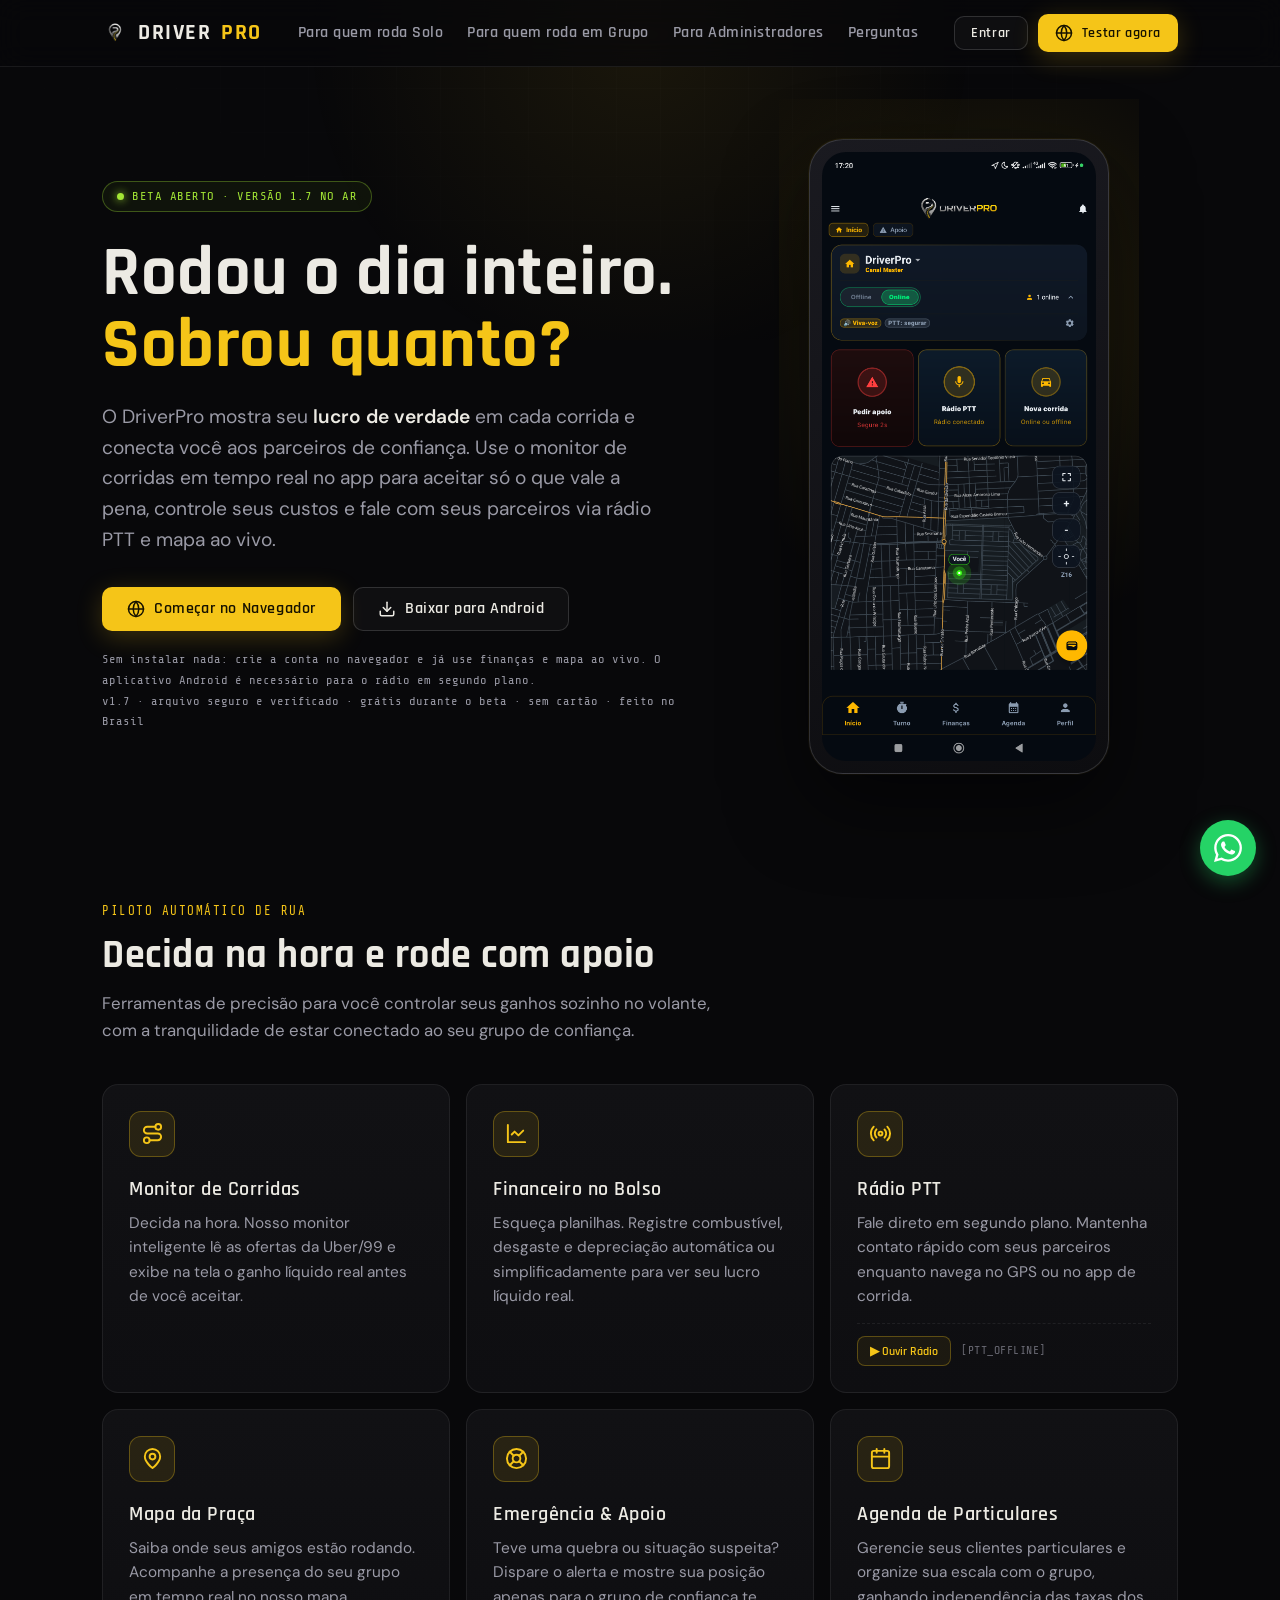
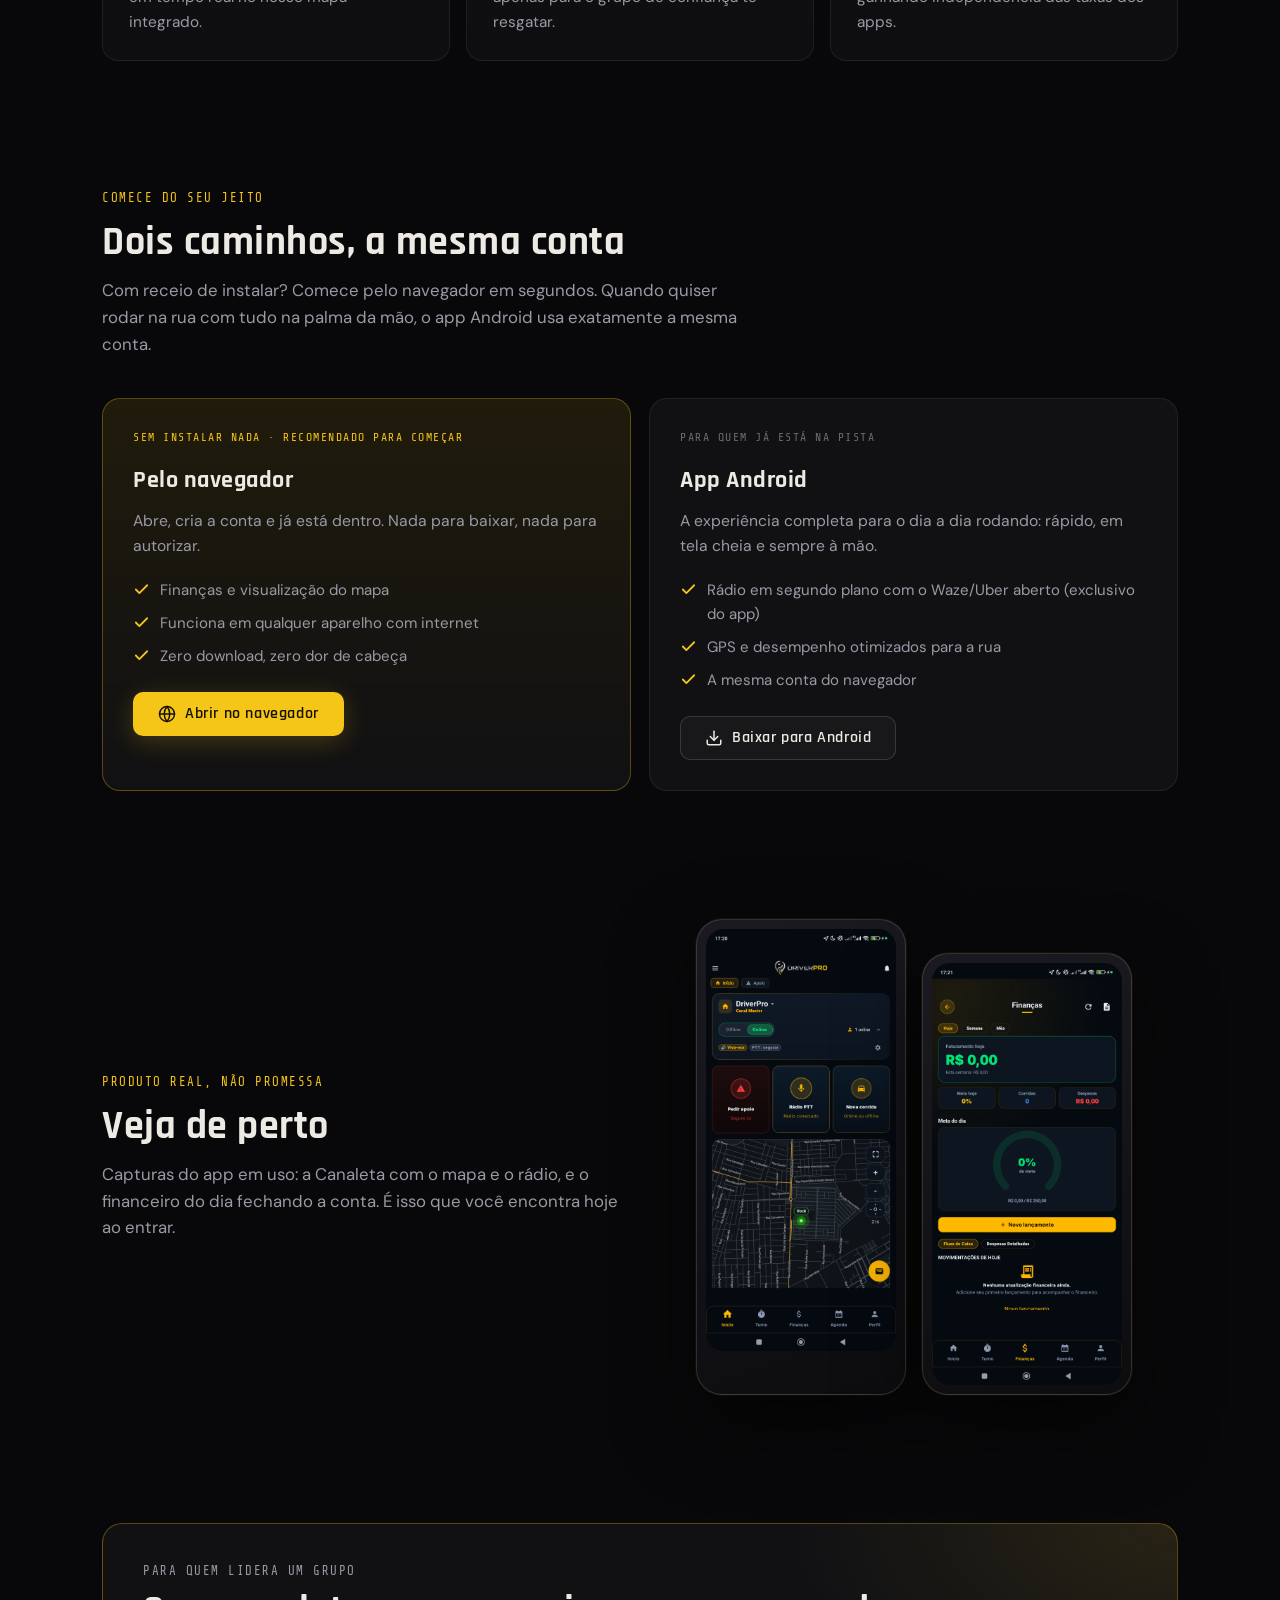
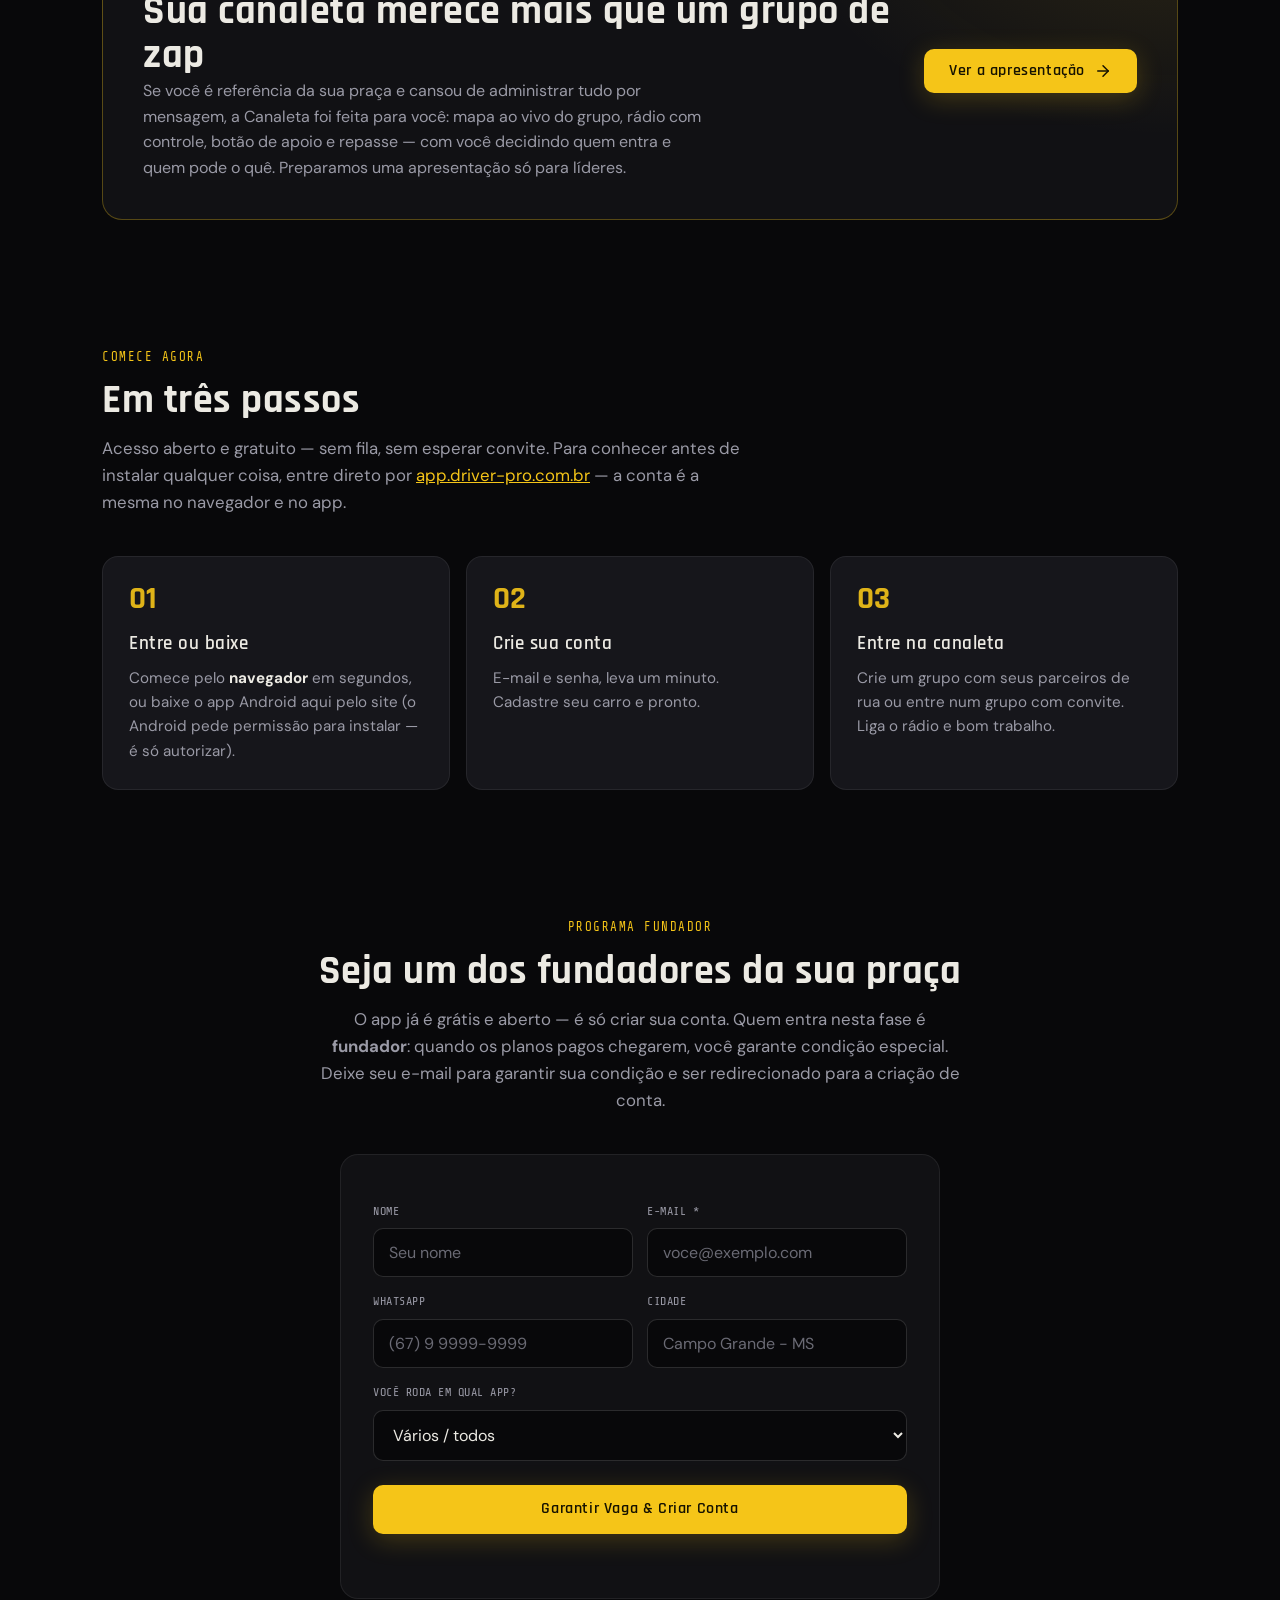
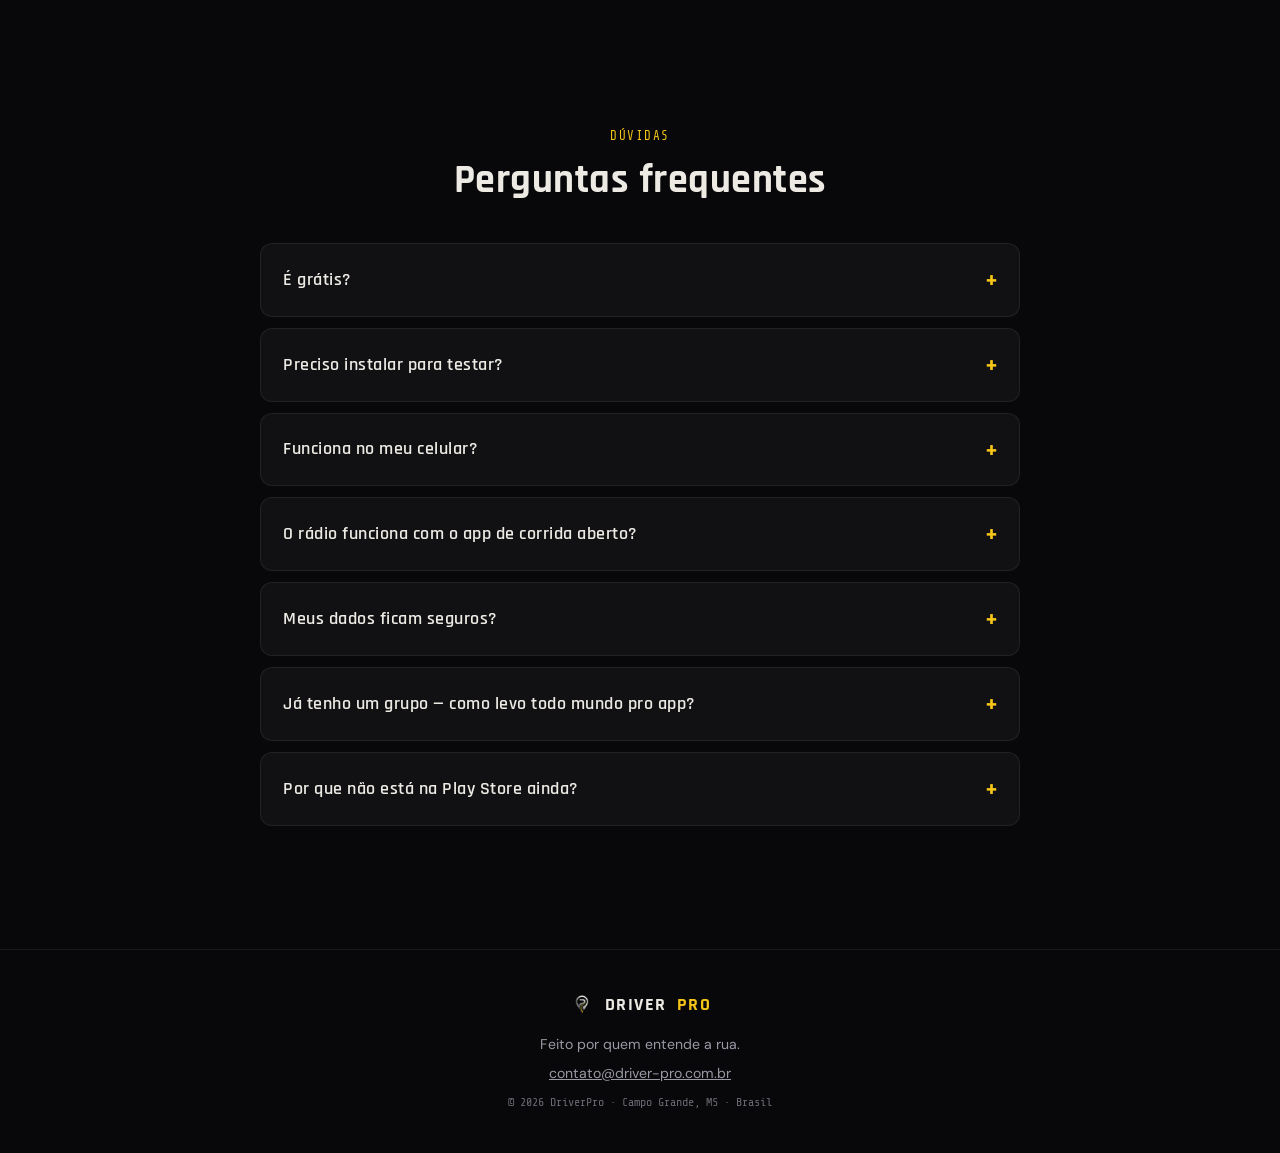
<file: index_v2_3.html>
<!DOCTYPE html>
<html lang="pt-BR">
<head>
<meta charset="UTF-8">
<meta name="viewport" content="width=device-width, initial-scale=1.0">

<!-- ══ SEO ══ -->
<title>DriverPro — Rádio, mapa ao vivo e controle financeiro para motoristas de aplicativo</title>
<meta name="description" content="O ecossistema do motorista de aplicativo brasileiro: rádio comunicador (PTT), mapa com os companheiros ao vivo, botão de emergência, repasse de corridas, agenda de clientes e inteligência financeira. Teste no navegador ou baixe para Android.">
<meta name="keywords" content="motorista de aplicativo, uber, 99, indrive, rádio para motoristas, PTT, canaleta, controle financeiro motorista, lucro líquido uber, custo por km, app para motorista">
<link rel="canonical" href="https://driver-pro.com.br/">
<meta name="robots" content="index, follow">

<!-- Open Graph (WhatsApp/redes mostram esse cartão ao compartilhar o link) -->
<meta property="og:type" content="website">
<meta property="og:url" content="https://driver-pro.com.br/">
<meta property="og:title" content="DriverPro — feito para quem vive do volante">
<meta property="og:description" content="Rádio entre motoristas, mapa ao vivo, botão de emergência e controle financeiro de verdade. Teste no navegador ou baixe para Android.">
<meta property="og:locale" content="pt_BR">
<meta property="og:site_name" content="DriverPro">
<meta property="og:image" content="https://driver-pro.com.br/logoOficial.png">

<meta name="twitter:card" content="summary">
<meta name="twitter:title" content="DriverPro — feito para quem vive do volante">
<meta name="twitter:description" content="Rádio entre motoristas, mapa ao vivo, emergência e controle financeiro. Teste no navegador ou baixe para Android.">
<meta name="twitter:image" content="https://driver-pro.com.br/logoOficial.png">

<script type="application/ld+json">
{
  "@context": "https://schema.org",
  "@type": "SoftwareApplication",
  "name": "DriverPro",
  "operatingSystem": "ANDROID, WEB",
  "applicationCategory": "BusinessApplication",
  "description": "Ecossistema para motoristas de aplicativo: rádio PTT, mapa ao vivo, botão de emergência, repasse de corridas, agenda de clientes e inteligência financeira.",
  "offers": { "@type": "Offer", "price": "0", "priceCurrency": "BRL" },
  "inLanguage": "pt-BR",
  "url": "https://driver-pro.com.br/"
}
</script>

<link rel="preconnect" href="https://fonts.googleapis.com">
<link rel="preconnect" href="https://fonts.gstatic.com" crossorigin>
<link href="https://fonts.googleapis.com/css2?family=Rajdhani:wght@500;600;700&family=Share+Tech+Mono&family=DM+Sans:wght@400;500;600;700&display=swap" rel="stylesheet">
<link rel="icon" href="logoOficial.png" type="image/png">

<style>
*{box-sizing:border-box;margin:0;padding:0}
:root{
  --bg:#08080a;--panel:#111114;--panel2:#16161b;--panel3:#1c1c22;
  --seam:rgba(255,255,255,0.07);--seam2:rgba(255,255,255,0.14);
  --yellow:#f5c518;--yellow-soft:rgba(245,197,24,0.10);--yellow-line:rgba(245,197,24,0.30);
  --lime:#a3e635;--red:#ef4444;--wpp:#25d366;
  --muted:#6a6a74;--muted2:#9a9aa6;--text:#eceae3;
  --fh:'Rajdhani',sans-serif;--fm:'Share Tech Mono',monospace;--fb:'DM Sans',sans-serif;
  --maxw:1120px;
}
html{scroll-behavior:smooth}
body{font-family:var(--fb);background:var(--bg);color:var(--text);overflow-x:hidden;line-height:1.6;-webkit-font-smoothing:antialiased}

/* fundo: grade sutil + brilho quente no topo */
.bg-grid{position:fixed;inset:0;pointer-events:none;z-index:0;
  background-image:linear-gradient(rgba(255,255,255,0.016) 1px,transparent 1px),linear-gradient(90deg,rgba(255,255,255,0.016) 1px,transparent 1px);
  background-size:44px 44px;-webkit-mask-image:radial-gradient(ellipse 80% 60% at 50% 0%,#000,transparent 75%);mask-image:radial-gradient(ellipse 80% 60% at 50% 0%,#000,transparent 75%)}
.bg-glow{position:fixed;top:-260px;left:50%;transform:translateX(-50%);width:900px;height:600px;pointer-events:none;z-index:0;
  background:radial-gradient(circle,rgba(245,197,24,0.08),transparent 62%)}

.wrap{position:relative;z-index:1;max-width:var(--maxw);margin:0 auto;padding:0 22px}

/* ── botões ── */
.btn{display:inline-flex;align-items:center;gap:9px;font-family:var(--fh);font-weight:600;letter-spacing:.6px;text-decoration:none;
  border-radius:10px;padding:12px 24px;font-size:1.02rem;line-height:1;transition:transform .15s,box-shadow .2s,background .2s,border-color .2s;cursor:pointer;border:1px solid transparent;white-space:nowrap}
.btn svg{width:18px;height:18px;flex-shrink:0}
.btn:hover{transform:translateY(-2px)}
.btn-primary{background:var(--yellow);color:#161200;box-shadow:0 6px 26px rgba(245,197,24,.22)}
.btn-primary:hover{box-shadow:0 10px 34px rgba(245,197,24,.32)}
.btn-ghost{background:rgba(255,255,255,.03);color:var(--text);border-color:var(--seam2)}
.btn-ghost:hover{border-color:var(--yellow-line);background:var(--yellow-soft)}
.btn-wpp{background:var(--wpp);color:#052912}
.btn-sm{padding:9px 16px;font-size:.9rem}

/* ── header ── */
header{position:sticky;top:0;z-index:20;backdrop-filter:blur(14px);background:rgba(8,8,10,.72);border-bottom:1px solid var(--seam)}
.nav{display:flex;justify-content:space-between;align-items:center;padding:14px 22px;max-width:var(--maxw);margin:0 auto}
.logo{display:flex;align-items:center;gap:10px;font-family:var(--fh);font-weight:700;font-size:1.35rem;letter-spacing:1.5px;color:var(--text)}
.logo img{width:26px;height:26px;object-fit:contain}
.logo span{color:var(--yellow)}
.nav-actions{display:flex;gap:10px;align-items:center}

/* ── hero ── */
.hero{display:grid;grid-template-columns:1.15fr .85fr;gap:44px;align-items:center;padding:72px 0 64px}
.badge{display:inline-flex;align-items:center;gap:8px;font-family:var(--fm);font-size:.76rem;color:var(--lime);
  border:1px solid rgba(163,230,53,.32);border-radius:999px;padding:5px 14px;margin-bottom:26px;background:rgba(163,230,53,.05);letter-spacing:.5px}
.badge .dot{width:7px;height:7px;border-radius:50%;background:var(--lime);box-shadow:0 0 8px var(--lime)}
h1{font-family:var(--fh);font-weight:700;font-size:clamp(2.5rem,6vw,4.4rem);line-height:1.02;letter-spacing:.5px}
h1 em{font-style:normal;color:var(--yellow)}
.hero .sub{color:var(--muted2);font-size:clamp(1.05rem,1.6vw,1.2rem);max-width:560px;margin:20px 0 32px}
.hero .sub strong{color:var(--text);font-weight:600}
.cta-row{display:flex;gap:12px;flex-wrap:wrap}
.cta-note{font-family:var(--fm);font-size:.76rem;color:var(--muted2);margin-top:18px;line-height:1.7}
.cta-note b{color:var(--muted2);font-weight:400}

/* moldura do print no hero */
.hero-shot{justify-self:center;position:relative}
.phone{width:min(300px,74vw);border-radius:34px;border:1px solid var(--seam2);background:linear-gradient(160deg,#1a1a20,#0d0d10);
  padding:12px;box-shadow:0 30px 80px rgba(0,0,0,.55),0 0 0 1px rgba(245,197,24,.06)}
.phone img{width:100%;display:block;border-radius:24px}
.hero-shot::after{content:"";position:absolute;inset:-40px -30px;z-index:-1;
  background:radial-gradient(circle at 60% 30%,rgba(245,197,24,.12),transparent 60%)}

/* ── seções ── */
section{padding:64px 0;position:relative}
.eyebrow{font-family:var(--fm);font-size:.78rem;color:var(--yellow);letter-spacing:1.5px;margin-bottom:12px}
h2{font-family:var(--fh);font-weight:700;font-size:clamp(1.7rem,3.6vw,2.5rem);line-height:1.1;letter-spacing:.5px}
.lead{color:var(--muted2);max-width:640px;margin-top:12px;font-size:1.05rem}
.section-head{margin-bottom:40px}

/* ── grade de recursos ── */
.grid{display:grid;grid-template-columns:repeat(3,1fr);gap:16px}
.card{background:linear-gradient(180deg,var(--panel),#0e0e11);border:1px solid var(--seam);border-radius:16px;padding:26px;
  transition:border-color .2s,transform .2s,background .2s}
.card:hover{border-color:var(--yellow-line);transform:translateY(-4px)}
.card .ico{width:46px;height:46px;border-radius:12px;display:flex;align-items:center;justify-content:center;margin-bottom:16px;
  background:var(--yellow-soft);border:1px solid var(--yellow-line);color:var(--yellow)}
.card .ico svg{width:23px;height:23px}
.card h3{font-family:var(--fh);font-size:1.25rem;letter-spacing:.5px;margin-bottom:6px;font-weight:600}
.card p{color:var(--muted2);font-size:.96rem}

/* ── dois caminhos (sem medo) ── */
.paths{display:grid;grid-template-columns:1fr 1fr;gap:18px}
.path{position:relative;border:1px solid var(--seam);border-radius:18px;padding:30px;background:var(--panel)}
.path.web{border-color:var(--yellow-line);background:linear-gradient(180deg,var(--yellow-soft),var(--panel))}
.path .tagline{font-family:var(--fm);font-size:.72rem;letter-spacing:1.5px;color:var(--muted);margin-bottom:14px}
.path.web .tagline{color:var(--yellow)}
.path h3{font-family:var(--fh);font-weight:700;font-size:1.5rem;letter-spacing:.5px;margin-bottom:8px}
.path p{color:var(--muted2);font-size:.98rem;margin-bottom:20px}
.path ul{list-style:none;margin-bottom:24px;display:grid;gap:9px}
.path li{display:flex;gap:10px;align-items:flex-start;color:var(--muted2);font-size:.94rem}
.path li svg{width:17px;height:17px;color:var(--yellow);flex-shrink:0;margin-top:3px}

/* ── passos ── */
.passos{display:grid;grid-template-columns:repeat(3,1fr);gap:16px;counter-reset:passo}
.passo{background:var(--panel2);border:1px solid var(--seam);border-radius:16px;padding:26px;position:relative}
.passo::before{counter-increment:passo;content:"0" counter(passo);font-family:var(--fh);font-weight:700;color:var(--yellow);
  font-size:2rem;line-height:1;display:block;margin-bottom:14px;opacity:.9}
.passo h3{font-family:var(--fh);font-size:1.2rem;letter-spacing:.5px;margin-bottom:6px;font-weight:600}
.passo p{color:var(--muted2);font-size:.95rem}
.passo strong{color:var(--text)}

/* ── líderes (faixa destaque) ── */
.leaders{border:1px solid var(--yellow-line);border-radius:20px;padding:38px 40px;
  background:radial-gradient(ellipse 60% 120% at 100% 0%,rgba(245,197,24,.10),transparent 60%),var(--panel);
  display:flex;align-items:center;justify-content:space-between;gap:28px;flex-wrap:wrap}
.leaders .txt{flex:1;min-width:280px}
.leaders .eyebrow{margin-bottom:8px}
.leaders h3{font-family:var(--fh);font-weight:700;font-size:clamp(1.4rem,2.6vw,2rem);letter-spacing:.5px;margin-bottom:10px}
.leaders p{color:var(--muted2);max-width:560px}

/* ── prova (dois prints) ── */
.proof{display:grid;grid-template-columns:1fr 1fr;gap:20px;align-items:center}
.proof-shots{display:flex;gap:16px;justify-content:center}
.proof-shots .phone{width:min(210px,42vw);border-radius:26px;padding:9px}
.proof-shots .phone img{border-radius:18px}
.proof-shots .phone:nth-child(2){margin-top:34px}

/* ── formulário ── */
form{background:var(--panel);border:1px solid var(--seam);border-radius:18px;padding:32px;max-width:600px;margin:0 auto}
form .row{display:grid;grid-template-columns:1fr 1fr;gap:14px}
@media(max-width:560px){form .row{grid-template-columns:1fr}}
label{font-family:var(--fm);font-size:.74rem;color:var(--muted2);display:block;margin:16px 0 7px;letter-spacing:.5px}
input,select{width:100%;background:var(--bg);border:1px solid var(--seam2);border-radius:10px;color:var(--text);padding:13px 15px;font-family:var(--fb);font-size:1rem;transition:border-color .2s}
input:focus,select:focus{outline:none;border-color:var(--yellow)}
input::placeholder{color:var(--muted)}
#form-msg{font-family:var(--fm);font-size:.85rem;margin-top:16px;min-height:1.2em}
#form-msg.ok{color:var(--lime)} #form-msg.erro{color:var(--red)}

/* ── faq ── */
.faq-wrap{max-width:760px;margin:0 auto}
details{background:var(--panel);border:1px solid var(--seam);border-radius:12px;padding:18px 22px;margin-bottom:11px;transition:border-color .2s}
details[open]{border-color:var(--yellow-line)}
summary{font-family:var(--fh);font-weight:600;font-size:1.1rem;cursor:pointer;letter-spacing:.5px;list-style:none;display:flex;justify-content:space-between;align-items:center;gap:14px}
summary::-webkit-details-marker{display:none}
summary::after{content:"+";font-family:var(--fm);color:var(--yellow);font-size:1.4rem;transition:transform .2s}
details[open] summary::after{transform:rotate(45deg)}
details p{color:var(--muted2);margin-top:12px;font-size:.97rem}
details a{color:var(--yellow)}

/* ── footer ── */
footer{border-top:1px solid var(--seam);padding:40px 0;margin-top:48px;text-align:center;color:var(--muted2);font-size:.88rem}
footer .logo{justify-content:center;margin-bottom:14px;font-size:1.15rem}
footer a{color:var(--muted2)}
footer .fine{font-family:var(--fm);font-size:.74rem;color:var(--muted);margin-top:10px}

@media(max-width:860px){
  .nav-links{display:none}
  .hero{grid-template-columns:1fr;text-align:center;padding:52px 0 48px;gap:36px}
  .hero .sub{margin-left:auto;margin-right:auto}
  .cta-row{justify-content:center}
  .hero-shot{order:-1}
  .grid,.passos{grid-template-columns:1fr}
  .paths,.proof{grid-template-columns:1fr}
  .proof-shots .phone:nth-child(2){margin-top:0}
  .nav-actions .hide-sm{display:none}
}

/* Widget Flutuante do WhatsApp */
.wpp-float {
  position: fixed;
  bottom: 24px;
  right: 24px;
  z-index: 999;
  background: var(--wpp);
  color: #fff;
  width: 56px;
  height: 56px;
  border-radius: 50%;
  display: flex;
  align-items: center;
  justify-content: center;
  box-shadow: 0 6px 20px rgba(37,211,102,0.35);
  transition: transform .2s, box-shadow .2s;
  text-decoration: none;
  border: none;
  cursor: pointer;
}
.wpp-float:hover {
  transform: scale(1.1);
  box-shadow: 0 10px 26px rgba(37,211,102,0.45);
}
.wpp-float svg {
  width: 28px;
  height: 28px;
}
.nav-links{display:flex;gap:24px;align-items:center}
.nav-links a{color:var(--muted2);text-decoration:none;font-family:var(--fh);font-weight:600;font-size:1.02rem;letter-spacing:.5px;transition:color .2s}
.nav-links a:hover{color:var(--yellow)}

/* Estilo do reprodutor de áudio PTT */
.audio-demo-box {
  margin-top: 14px;
  padding-top: 12px;
  border-top: 1px dashed var(--seam);
  display: flex;
  align-items: center;
  gap: 10px;
}
.btn-play-radio {
  background: rgba(245,197,24,0.06);
  border: 1px solid var(--yellow-line);
  color: var(--yellow);
  padding: 6px 12px;
  border-radius: 8px;
  font-family: var(--fh);
  font-size: 0.78rem;
  font-weight: 600;
  cursor: pointer;
  display: inline-flex;
  align-items: center;
  gap: 6px;
  transition: background .2s, transform .1s;
}
.btn-play-radio:hover {
  background: var(--yellow-soft);
  transform: scale(1.02);
}
.radio-status {
  font-family: var(--fm);
  font-size: 0.72rem;
  color: var(--muted);
  letter-spacing: 0.5px;
}
</style>
</head>
<body>
<div class="bg-grid"></div>
<div class="bg-glow"></div>

<!-- Ícones (Lucide, MIT) embutidos como símbolos SVG -->
<svg width="0" height="0" style="position:absolute" aria-hidden="true">
  <symbol id="i-radio" viewBox="0 0 24 24" fill="none" stroke="currentColor" stroke-width="2" stroke-linecap="round" stroke-linejoin="round">
    <path d="M4.9 19.1C1 15.2 1 8.8 4.9 4.9"/><path d="M7.8 16.2c-2.3-2.3-2.3-6.1 0-8.5"/><circle cx="12" cy="12" r="2"/><path d="M16.2 7.8c2.3 2.3 2.3 6.1 0 8.5"/><path d="M19.1 4.9C23 8.8 23 15.1 19.1 19"/>
  </symbol>
  <symbol id="i-map" viewBox="0 0 24 24" fill="none" stroke="currentColor" stroke-width="2" stroke-linecap="round" stroke-linejoin="round">
    <path d="M20 10c0 6-8 12-8 12s-8-6-8-12a8 8 0 0 1 16 0Z"/><circle cx="12" cy="10" r="3"/>
  </symbol>
  <symbol id="i-help" viewBox="0 0 24 24" fill="none" stroke="currentColor" stroke-width="2" stroke-linecap="round" stroke-linejoin="round">
    <circle cx="12" cy="12" r="10"/><circle cx="12" cy="12" r="4"/><line x1="4.93" y1="4.93" x2="9.17" y2="9.17"/><line x1="14.83" y1="14.83" x2="19.07" y2="19.07"/><line x1="14.83" y1="9.17" x2="19.07" y2="4.93"/><line x1="9.17" y1="14.83" x2="4.93" y2="19.07"/>
  </symbol>
  <symbol id="i-route" viewBox="0 0 24 24" fill="none" stroke="currentColor" stroke-width="2" stroke-linecap="round" stroke-linejoin="round">
    <circle cx="6" cy="19" r="3"/><path d="M9 19h8.5a3.5 3.5 0 0 0 0-7h-11a3.5 3.5 0 0 1 0-7H15"/><circle cx="18" cy="5" r="3"/>
  </symbol>
  <symbol id="i-calendar" viewBox="0 0 24 24" fill="none" stroke="currentColor" stroke-width="2" stroke-linecap="round" stroke-linejoin="round">
    <rect width="18" height="18" x="3" y="4" rx="2"/><path d="M3 10h18"/><path d="M8 2v4"/><path d="M16 2v4"/>
  </symbol>
  <symbol id="i-chart" viewBox="0 0 24 24" fill="none" stroke="currentColor" stroke-width="2" stroke-linecap="round" stroke-linejoin="round">
    <path d="M3 3v18h18"/><path d="m19 9-5 5-4-4-3 3"/>
  </symbol>
  <symbol id="i-check" viewBox="0 0 24 24" fill="none" stroke="currentColor" stroke-width="2.5" stroke-linecap="round" stroke-linejoin="round">
    <path d="M20 6 9 17l-5-5"/>
  </symbol>
  <symbol id="i-globe" viewBox="0 0 24 24" fill="none" stroke="currentColor" stroke-width="2" stroke-linecap="round" stroke-linejoin="round">
    <circle cx="12" cy="12" r="10"/><path d="M12 2a15.3 15.3 0 0 0 0 20 15.3 15.3 0 0 0 0-20"/><path d="M2 12h20"/>
  </symbol>
  <symbol id="i-download" viewBox="0 0 24 24" fill="none" stroke="currentColor" stroke-width="2" stroke-linecap="round" stroke-linejoin="round">
    <path d="M21 15v4a2 2 0 0 1-2 2H5a2 2 0 0 1-2-2v-4"/><polyline points="7 10 12 15 17 10"/><line x1="12" y1="15" x2="12" y2="3"/>
  </symbol>
  <symbol id="i-arrow" viewBox="0 0 24 24" fill="none" stroke="currentColor" stroke-width="2" stroke-linecap="round" stroke-linejoin="round">
    <line x1="5" y1="12" x2="19" y2="12"/><polyline points="12 5 19 12 12 19"/>
  </symbol>
</svg>

<header>
  <nav class="nav">
    <div class="logo">
      <img src="logoOficial.png" alt="DriverPro">
      DRIVER<span>PRO</span>
    </div>
    <div class="nav-links">
      <a href="#canaleta">Para quem roda Solo</a>
      <a href="#comecar">Para quem roda em Grupo</a>
      <a href="#lideres">Para Administradores</a>
      <a href="#faq">Perguntas</a>
    </div>
    <div class="nav-actions">
      <a class="btn btn-ghost btn-sm hide-sm" href="https://app.driver-pro.com.br/login">Entrar</a>
      <a class="btn btn-primary btn-sm" href="https://app.driver-pro.com.br/register"><svg><use href="#i-globe"/></svg>Testar agora</a>
    </div>
  </nav>
</header>

<div class="wrap">

<!-- ══ HERO ══ -->
<section class="hero">
  <div class="hero-text">
    <span class="badge"><span class="dot"></span>BETA ABERTO · VERSÃO 1.7 NO AR</span>
    <h1>Rodou o dia inteiro.<br><em>Sobrou quanto?</em></h1>
    <p class="sub">O DriverPro mostra seu <strong>lucro de verdade</strong> em cada corrida e conecta você aos parceiros de confiança. Use o monitor de corridas em tempo real no app para aceitar só o que vale a pena, controle seus custos e fale com seus parceiros via rádio PTT e mapa ao vivo.</p>
    <div class="cta-row">
      <a class="btn btn-primary" href="https://app.driver-pro.com.br/register"><svg><use href="#i-globe"/></svg>Começar no Navegador</a>
      <a class="btn btn-ghost" href="https://driver-pro.com.br/download/driverpro-release.apk" id="btn-download-release"><svg><use href="#i-download"/></svg>Baixar para Android</a>
    </div>
    <p class="cta-note">
      <b>Sem instalar nada:</b> crie a conta no navegador e já use finanças e mapa ao vivo. O aplicativo Android é necessário para o rádio em segundo plano.<br>
      v1.7 · arquivo seguro e verificado · grátis durante o beta · sem cartão · feito no Brasil
    </p>
  </div>
  <div class="hero-shot">
    <div class="phone"><img src="screens/app-canaleta.png" alt="Tela da Canaleta no app DriverPro: mapa ao vivo, presença e rádio"></div>
  </div>
</section>

<!-- ══ RECURSOS ══ -->
<section id="canaleta">
  <div class="section-head">
    <p class="eyebrow">PILOTO AUTOMÁTICO DE RUA</p>
    <h2>Decida na hora e rode com apoio</h2>
    <p class="lead">Ferramentas de precisão para você controlar seus ganhos sozinho no volante, com a tranquilidade de estar conectado ao seu grupo de confiança.</p>
  </div>
  <div class="grid">
    <!-- Card 1: Monitor de Corridas (Individual) -->
    <div class="card">
      <div class="card-top">
        <div class="ico"><svg><use href="#i-route"/></svg></div>
        <h3>Monitor de Corridas</h3>
        <p>Decida na hora. Nosso monitor inteligente lê as ofertas da Uber/99 e exibe na tela o ganho líquido real antes de você aceitar.</p>
      </div>
    </div>
    
    <!-- Card 2: Financeiro Real (Individual) -->
    <div class="card">
      <div class="card-top">
        <div class="ico"><svg><use href="#i-chart"/></svg></div>
        <h3>Financeiro no Bolso</h3>
        <p>Esqueça planilhas. Registre combustível, desgaste e depreciação automática ou simplificadamente para ver seu lucro líquido real.</p>
      </div>
    </div>
    
    <!-- Card 3: Rádio PTT (Grupo) -->
    <div class="card">
      <div class="card-top">
        <div class="ico"><svg><use href="#i-radio"/></svg></div>
        <h3>Rádio PTT</h3>
        <p>Fale direto em segundo plano. Mantenha contato rápido com seus parceiros enquanto navega no GPS ou no app de corrida.</p>
      </div>
      <div class="audio-demo-box">
        <button class="btn-play-radio" id="btn-play-radio" type="button">▶ Ouvir Rádio</button>
        <span class="radio-status" id="radio-status">[PTT_OFFLINE]</span>
        <audio id="audio-radio-demo" src="https://assets.mixkit.co/active_storage/sfx/2568/2568-84.wav" preload="auto"></audio>
      </div>
    </div>
    
    <!-- Card 4: Mapa ao Vivo (Grupo) -->
    <div class="card">
      <div class="card-top">
        <div class="ico"><svg><use href="#i-map"/></svg></div>
        <h3>Mapa da Praça</h3>
        <p>Saiba onde seus amigos estão rodando. Acompanhe a presença do seu grupo em tempo real no nosso mapa integrado.</p>
      </div>
    </div>
    
    <!-- Card 5: Apoio na Rua (Emergência) -->
    <div class="card">
      <div class="card-top">
        <div class="ico"><svg><use href="#i-help"/></svg></div>
        <h3>Emergência & Apoio</h3>
        <p>Teve uma quebra ou situação suspeita? Dispare o alerta e mostre sua posição apenas para o grupo de confiança te resgatar.</p>
      </div>
    </div>
    
    <!-- Card 6: Agenda e Particulares (Profissional) -->
    <div class="card">
      <div class="card-top">
        <div class="ico"><svg><use href="#i-calendar"/></svg></div>
        <h3>Agenda de Particulares</h3>
        <p>Gerencie seus clientes particulares e organize sua escala com o grupo, ganhando independência das taxas dos apps.</p>
      </div>
    </div>
  </div>
</section>

<!-- ══ DOIS CAMINHOS (sem medo) ══ -->
<section id="comecar">
  <div class="section-head">
    <p class="eyebrow">COMECE DO SEU JEITO</p>
    <h2>Dois caminhos, a mesma conta</h2>
    <p class="lead">Com receio de instalar? Comece pelo navegador em segundos. Quando quiser rodar
    na rua com tudo na palma da mão, o app Android usa exatamente a mesma conta.</p>
  </div>
  <div class="paths">
    <div class="path web">
      <p class="tagline">SEM INSTALAR NADA · RECOMENDADO PARA COMEÇAR</p>
      <h3>Pelo navegador</h3>
      <p>Abre, cria a conta e já está dentro. Nada para baixar, nada para autorizar.</p>
      <ul>
        <li><svg><use href="#i-check"/></svg>Finanças e visualização do mapa</li>
        <li><svg><use href="#i-check"/></svg>Funciona em qualquer aparelho com internet</li>
        <li><svg><use href="#i-check"/></svg>Zero download, zero dor de cabeça</li>
      </ul>
      <a class="btn btn-primary" href="https://app.driver-pro.com.br/register"><svg><use href="#i-globe"/></svg>Abrir no navegador</a>
    </div>
    <div class="path">
      <p class="tagline">PARA QUEM JÁ ESTÁ NA PISTA</p>
      <h3>App Android</h3>
      <p>A experiência completa para o dia a dia rodando: rápido, em tela cheia e sempre à mão.</p>
      <ul>
        <li><svg><use href="#i-check"/></svg>Rádio em segundo plano com o Waze/Uber aberto (exclusivo do app)</li>
        <li><svg><use href="#i-check"/></svg>GPS e desempenho otimizados para a rua</li>
        <li><svg><use href="#i-check"/></svg>A mesma conta do navegador</li>
      </ul>
      <a class="btn btn-ghost" href="https://driver-pro.com.br/download/driverpro-release.apk"><svg><use href="#i-download"/></svg>Baixar para Android</a>
    </div>
  </div>
</section>

<!-- ══ PROVA (prints reais) ══ -->
<section id="prova">
  <div class="proof">
    <div class="proof-text">
      <p class="eyebrow">PRODUTO REAL, NÃO PROMESSA</p>
      <h2>Veja de perto</h2>
      <p class="lead">Capturas do app em uso: a Canaleta com o mapa e o rádio, e o financeiro do dia
      fechando a conta. É isso que você encontra hoje ao entrar.</p>
    </div>
    <div class="proof-shots">
      <div class="phone"><img src="screens/app-canaleta.png" alt="Canaleta: mapa, presença e rádio"></div>
      <div class="phone"><img src="screens/app-financas.png" alt="Finanças do dia: ganhos, gastos e lucro"></div>
    </div>
  </div>
</section>

<!-- ══ LÍDERES ══ -->
<section id="lideres">
  <div class="leaders">
    <div class="txt">
      <p class="eyebrow">PARA QUEM LIDERA UM GRUPO</p>
      <h2>Sua canaleta merece mais que um grupo de zap</h2>
      <p>Se você é referência da sua praça e cansou de administrar tudo por mensagem, a Canaleta
      foi feita para você: mapa ao vivo do grupo, rádio com controle, botão de apoio e repasse —
      com você decidindo quem entra e quem pode o quê. Preparamos uma apresentação só para líderes.</p>
    </div>
    <a class="btn btn-primary" href="https://driver-pro.com.br/parceiros/">Ver a apresentação<svg><use href="#i-arrow"/></svg></a>
  </div>
</section>

<!-- ══ COMO ENTRAR ══ -->
<section id="como">
  <div class="section-head">
    <p class="eyebrow">COMECE AGORA</p>
    <h2>Em três passos</h2>
    <p class="lead">Acesso aberto e gratuito — sem fila, sem esperar convite. Para conhecer antes de
    instalar qualquer coisa, entre direto por <a href="https://app.driver-pro.com.br/register" style="color:var(--yellow)">app.driver-pro.com.br</a> — a conta é a mesma no navegador e no app.</p>
  </div>
  <div class="passos">
    <div class="passo">
      <h3>Entre ou baixe</h3>
      <p>Comece pelo <strong>navegador</strong> em segundos, ou baixe o app Android aqui pelo site (o Android pede permissão para instalar — é só autorizar).</p>
    </div>
    <div class="passo">
      <h3>Crie sua conta</h3>
      <p>E-mail e senha, leva um minuto. Cadastre seu carro e pronto.</p>
    </div>
    <div class="passo">
      <h3>Entre na canaleta</h3>
      <p>Crie um grupo com seus parceiros de rua ou entre num grupo com convite. Liga o rádio e bom trabalho.</p>
    </div>
  </div>
</section>

<!-- ══ FORMULÁRIO ══ -->
<section id="beta">
  <div class="section-head" style="text-align:center">
    <p class="eyebrow">PROGRAMA FUNDADOR</p>
    <h2>Seja um dos fundadores da sua praça</h2>
    <p class="lead" style="margin-left:auto;margin-right:auto">O app já é grátis e aberto — é só criar
    sua conta. Quem entra nesta fase é <strong>fundador</strong>: quando os planos pagos chegarem, você
    garante condição especial. Deixe seu e-mail para garantir sua condição e ser redirecionado para a criação de conta.</p>
  </div>
  <form id="waitlist-form">
    <div class="row">
      <div><label for="f-nome">NOME</label><input id="f-nome" name="name" maxlength="100" placeholder="Seu nome"></div>
      <div><label for="f-email">E-MAIL *</label><input id="f-email" name="email" type="email" required placeholder="voce@exemplo.com"></div>
    </div>
    <div class="row">
      <div><label for="f-fone">WHATSAPP</label><input id="f-fone" name="phone" maxlength="20" placeholder="(67) 9 9999-9999"></div>
      <div><label for="f-cidade">CIDADE</label><input id="f-cidade" name="city" maxlength="100" placeholder="Campo Grande - MS"></div>
    </div>
    <label for="f-plataforma">VOCÊ RODA EM QUAL APP?</label>
    <select id="f-plataforma" name="platform">
      <option value="all">Vários / todos</option>
      <option value="uber">Uber</option>
      <option value="99">99</option>
      <option value="indrive">InDrive</option>
    </select>
    <div style="margin-top:24px;text-align:center">
      <button class="btn btn-primary" type="submit" id="f-enviar" style="width:100%;justify-content:center;padding:15px">Garantir Vaga & Criar Conta</button>
    </div>
    <p id="form-msg"></p>
  </form>
</section>

<!-- ══ FAQ ══ -->
<section id="faq">
  <div class="section-head" style="text-align:center">
    <p class="eyebrow">DÚVIDAS</p>
    <h2>Perguntas frequentes</h2>
  </div>
  <div class="faq-wrap">
    <details><summary>É grátis?</summary>
      <p>Sim, tudo liberado e sem cartão. Quem entra agora é fundador: quando lançarmos os planos pagos, você terá condição especial por ter chegado no começo.</p></details>
    <details><summary>Preciso instalar para testar?</summary>
      <p>Não. Entre em <a href="https://app.driver-pro.com.br/register">app.driver-pro.com.br</a>, crie a conta e use direto no navegador: finanças, rádio e mapa ao vivo. Se gostar, o app Android usa a mesma conta.</p></details>
    <details><summary>Funciona no meu celular?</summary>
      <p>Qualquer Android razoavelmente atual. iPhone ainda não tem app — mas dá para usar a versão web no navegador de qualquer aparelho.</p></details>
    <details><summary>O rádio funciona com o app de corrida aberto?</summary>
      <p>Sim. O rádio segue conectado em segundo plano com uma notificação fixa — você ouve e fala enquanto navega no Waze, Uber ou 99.</p></details>
    <details><summary>Meus dados ficam seguros?</summary>
      <p>Seus dados são seus: conexão criptografada (HTTPS/TLS) em todo o tráfego, servidores protegidos e ferramentas para exportar ou excluir sua conta quando quiser, como manda a LGPD.</p></details>
    <details><summary>Já tenho um grupo — como levo todo mundo pro app?</summary>
      <p>Melhor cenário. Veja a <a href="https://driver-pro.com.br/parceiros/">apresentação para líderes</a> e chame a gente no WhatsApp: ajudamos a criar sua canaleta e a instalar aparelho por aparelho, se precisar.</p></details>
    <details><summary>Por que não está na Play Store ainda?</summary>
      <p>Ainda estamos em beta, ajustando os últimos detalhes antes de publicar. Enquanto isso o acesso é aberto: use direto no navegador ou instale o Android pelo site. A publicação na Play Store vem na sequência.</p></details>
  </div>
</section>

</div>

<footer>
  <div class="wrap">
    <div class="logo"><img src="logoOficial.png" alt="DriverPro">DRIVER<span>PRO</span></div>
    <p>Feito por quem entende a rua.</p>
    <p style="margin-top:6px"><a href="mailto:contato@driver-pro.com.br">contato@driver-pro.com.br</a></p>
    <p class="fine">© 2026 DriverPro · Campo Grande, MS · Brasil</p>
  </div>
</footer>

<a href="#" class="wpp-float" id="btn-wpp-float" style="display:none" target="_blank" aria-label="Chamar no WhatsApp">
  <svg viewBox="0 0 24 24" fill="currentColor">
    <path d="M17.472 14.382c-.297-.149-1.758-.867-2.03-.967-.273-.099-.471-.148-.67.15-.197.297-.767.966-.94 1.164-.173.199-.347.223-.644.075-.297-.15-1.255-.463-2.39-1.475-.883-.788-1.48-1.761-1.653-2.059-.173-.297-.018-.458.13-.606.134-.133.298-.347.446-.52.149-.174.198-.298.298-.497.099-.198.05-.371-.025-.52-.075-.149-.669-1.612-.916-2.207-.242-.579-.487-.5-.669-.51-.173-.008-.371-.01-.57-.01-.198 0-.52.074-.792.372-.272.297-1.04 1.016-1.04 2.479 0 1.462 1.065 2.875 1.213 3.074.149.198 2.096 3.2 5.077 4.487.709.306 1.262.489 1.694.625.712.227 1.36.195 1.871.118.571-.085 1.758-.719 2.006-1.413.248-.694.248-1.289.173-1.413-.074-.124-.272-.198-.57-.347m-5.421 7.403h-.004a9.87 9.87 0 01-5.031-1.378l-.361-.214-3.741.982.998-3.648-.235-.374a9.86 9.86 0 01-1.51-5.26c.001-5.45 4.436-9.884 9.888-9.884 2.64 0 5.122 1.03 6.988 2.898a9.825 9.825 0 012.893 6.994c-.003 5.45-4.437 9.884-9.885 9.884m8.413-18.297A11.815 11.815 0 0012.05 0C5.495 0 .16 5.335.157 11.892c0 2.096.547 4.142 1.588 5.945L0 24l6.335-1.662c1.746.953 3.71 1.458 5.704 1.459h.005c6.554 0 11.89-5.335 11.893-11.893a11.821 11.821 0 00-3.48-8.413Z"/>
  </svg>
</a>

<script>
// WhatsApp do beta: preencha com DDI+DDD+numero (ex.: 5567999990000) para exibir o botao.
const WHATSAPP_NUMERO = "5567991797871";
if (WHATSAPP_NUMERO) {
  const b = document.getElementById("btn-wpp-float");
  b.href = "https://wa.me/" + WHATSAPP_NUMERO + "?text=" +
    encodeURIComponent("Olá! Vi o site do DriverPro e quero ser fundador / começar a usar.");
  b.style.display = "flex";
}

// Player interativo do áudio de demonstração do PTT
const btnPlayRadio = document.getElementById("btn-play-radio");
if (btnPlayRadio) {
  btnPlayRadio.addEventListener("click", () => {
    const audio = document.getElementById("audio-radio-demo");
    const status = document.getElementById("radio-status");
    if (audio.paused) {
      status.textContent = "[PTT_TRANSMITTING...]";
      status.style.color = "var(--yellow)";
      btnPlayRadio.textContent = "⏹ Parar";
      audio.play();
      audio.onended = () => {
        status.textContent = "[PTT_ROGER_BEEP]";
        status.style.color = "var(--lime)";
        btnPlayRadio.textContent = "▶ Ouvir Rádio";
        setTimeout(() => {
          status.textContent = "[PTT_OFFLINE]";
          status.style.color = "var(--muted)";
        }, 1500);
      };
    } else {
      audio.pause();
      audio.currentTime = 0;
      status.textContent = "[PTT_OFFLINE]";
      status.style.color = "var(--muted)";
      btnPlayRadio.textContent = "▶ Ouvir Rádio";
    }
  });
}

document.getElementById("waitlist-form").addEventListener("submit", async (e) => {
  e.preventDefault();
  const msg = document.getElementById("form-msg");
  const btn = document.getElementById("f-enviar");
  const dados = Object.fromEntries(new FormData(e.target).entries());
  btn.disabled = true; msg.className = ""; msg.textContent = "enviando...";
  try {
    const r = await fetch("https://api.driver-pro.com.br/api/v1/waitlist/", {
      method: "POST",
      headers: { "Content-Type": "application/json" },
      body: JSON.stringify(dados),
    });
    if (r.ok) {
      msg.className = "ok";
      msg.textContent = "✓ Vaga anotada! Redirecionando para a criação de conta...";
      setTimeout(() => {
        window.location.href = "https://app.driver-pro.com.br/register?email=" + encodeURIComponent(dados.email);
      }, 1500);
    } else if (r.status === 429) {
      msg.className = "erro";
      msg.textContent = "Muitas tentativas — espera um pouquinho e tenta de novo.";
      btn.disabled = false;
    } else {
      const corpo = await r.json().catch(() => ({}));
      msg.className = "erro";
      msg.textContent = corpo.email ? "Confere o e-mail digitado." : "Algo deu errado — tenta de novo.";
      btn.disabled = false;
    }
  } catch {
    msg.className = "erro";
    msg.textContent = "Sem conexão com o servidor — tenta de novo já já.";
    btn.disabled = false;
  }
});
</script>
</body>
</html>
</file>
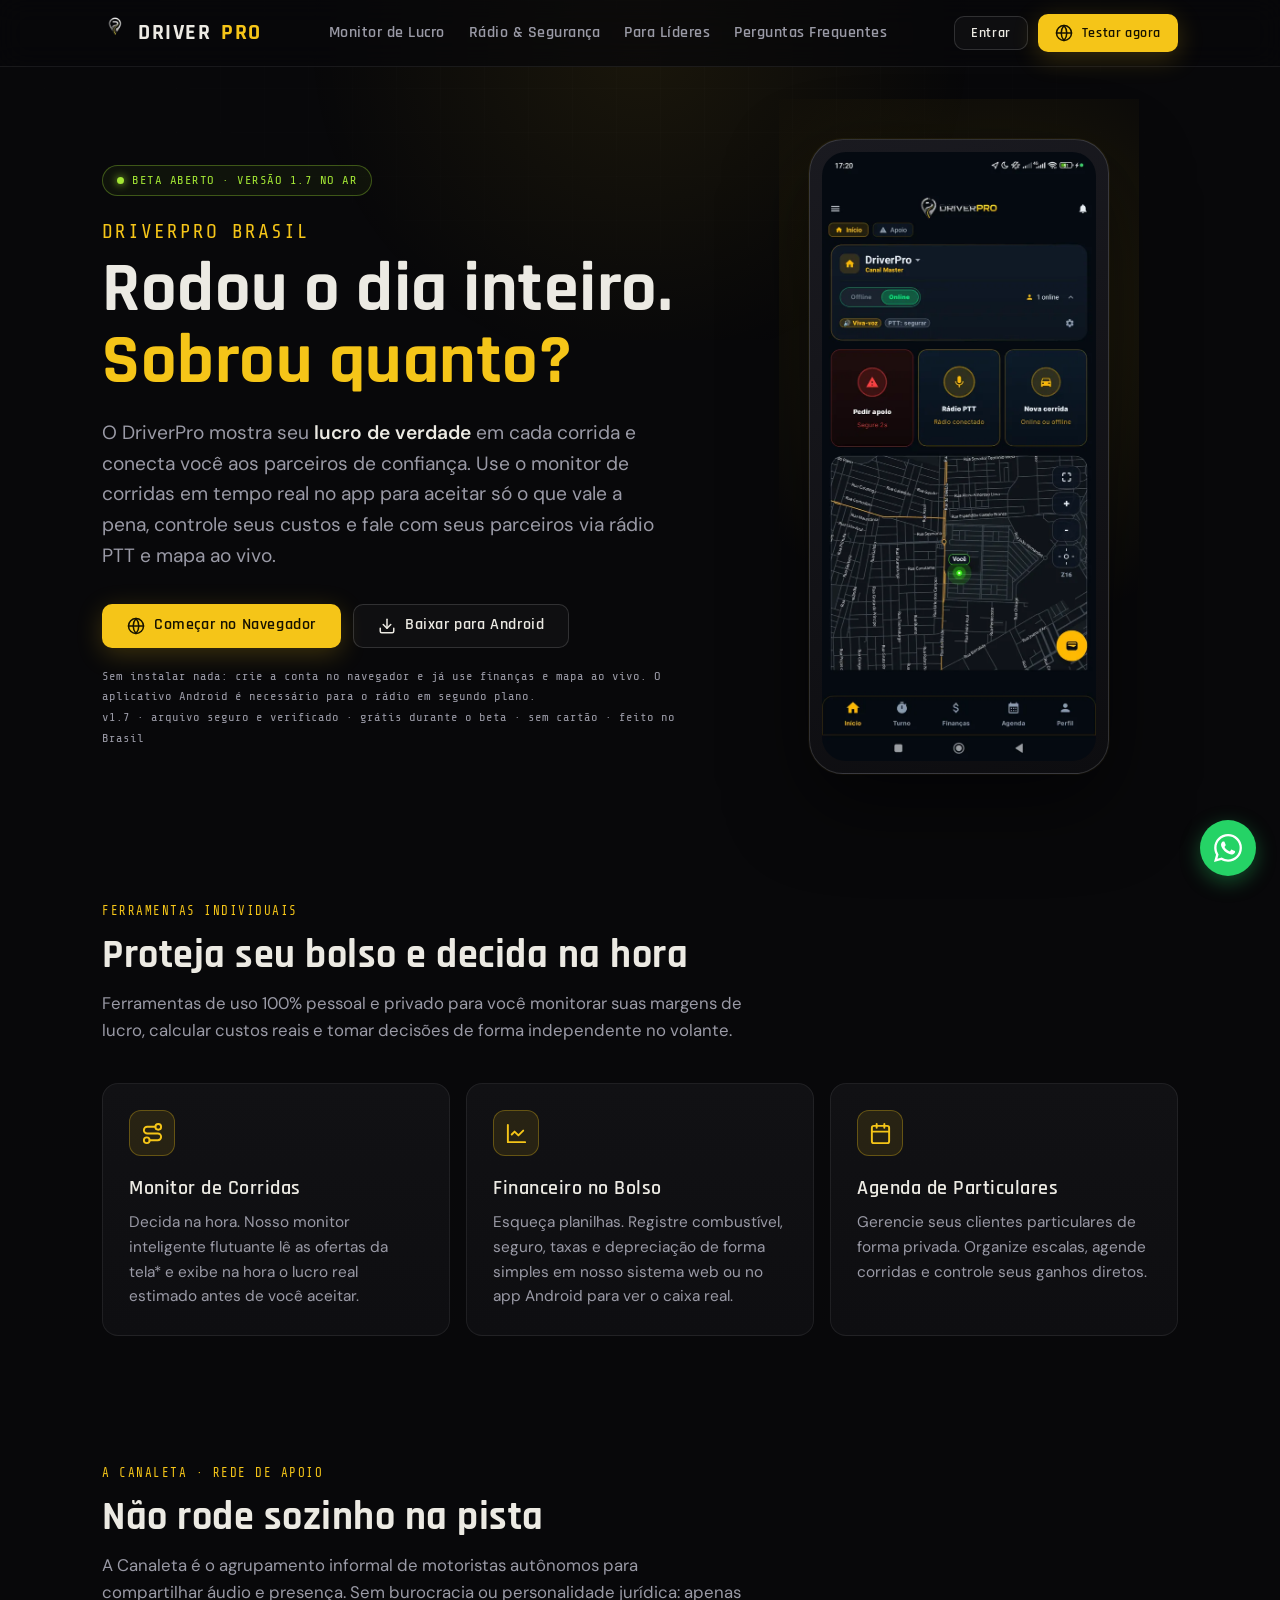
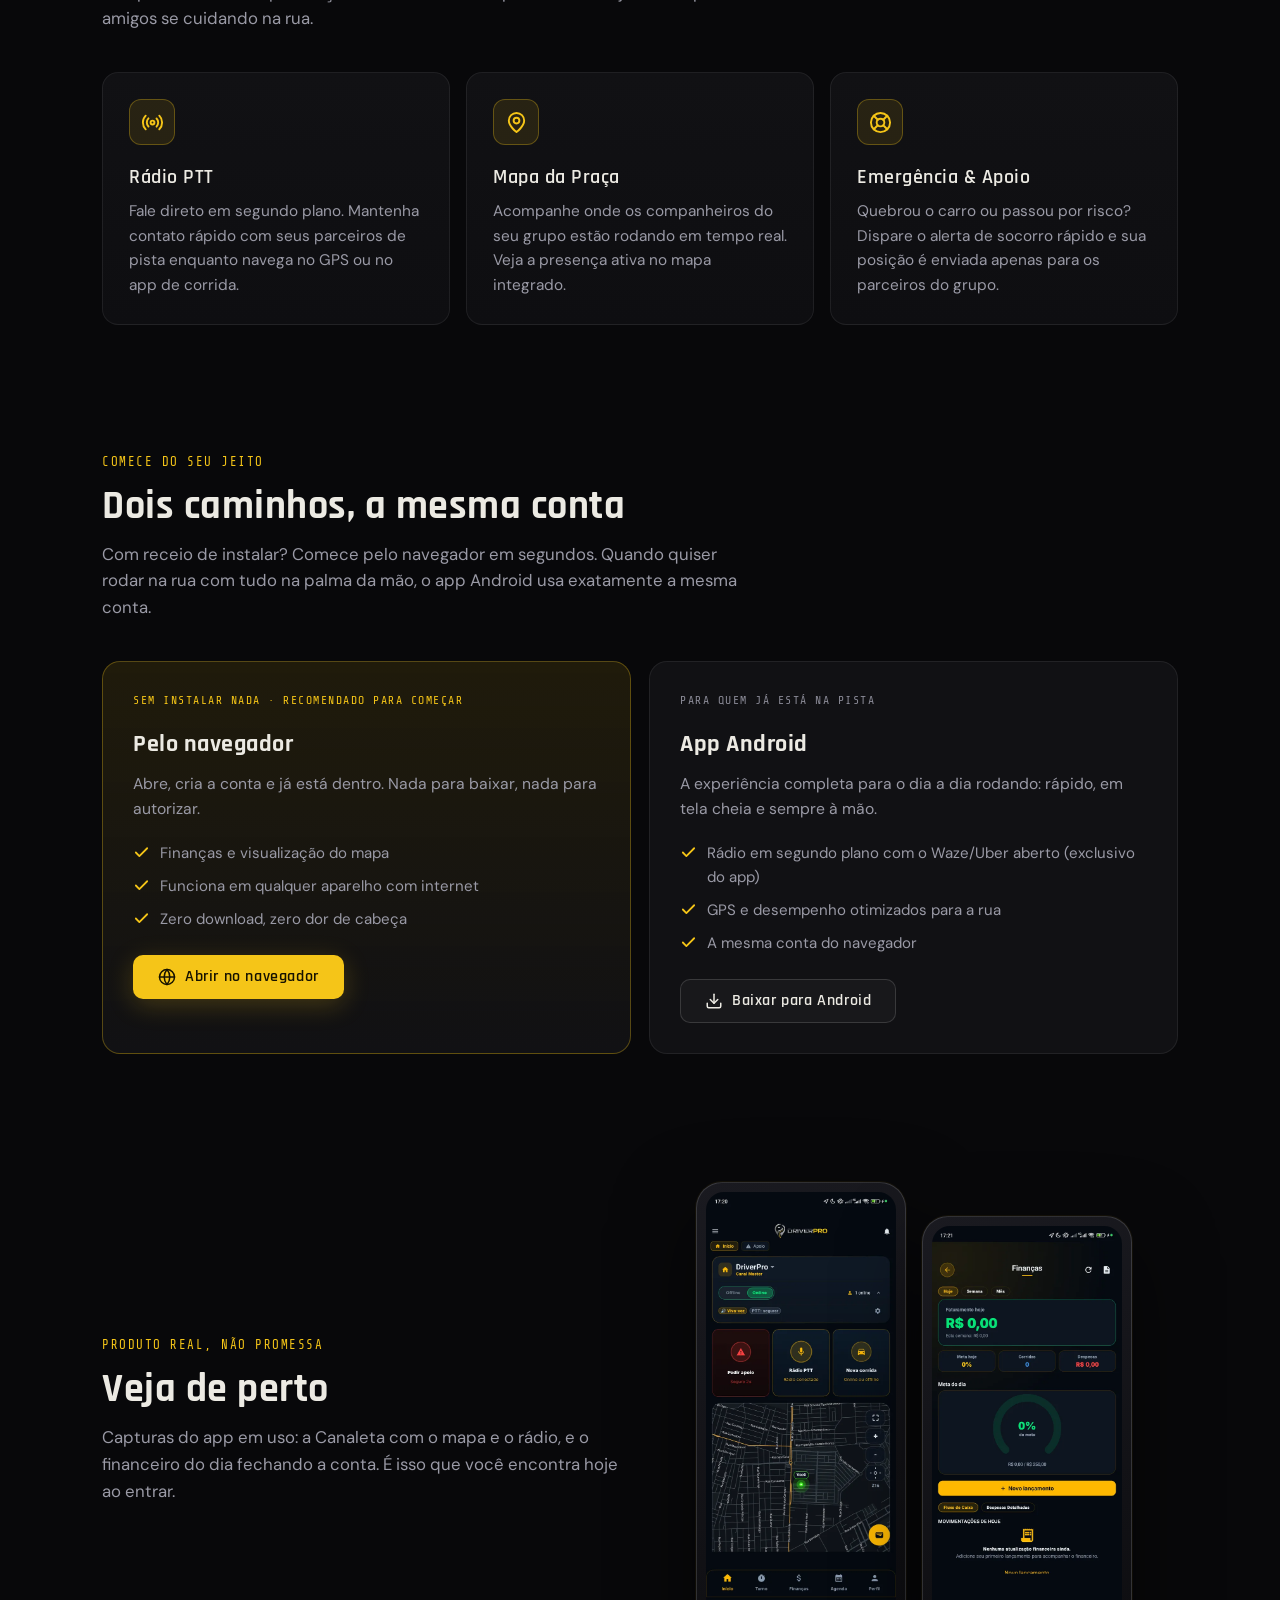
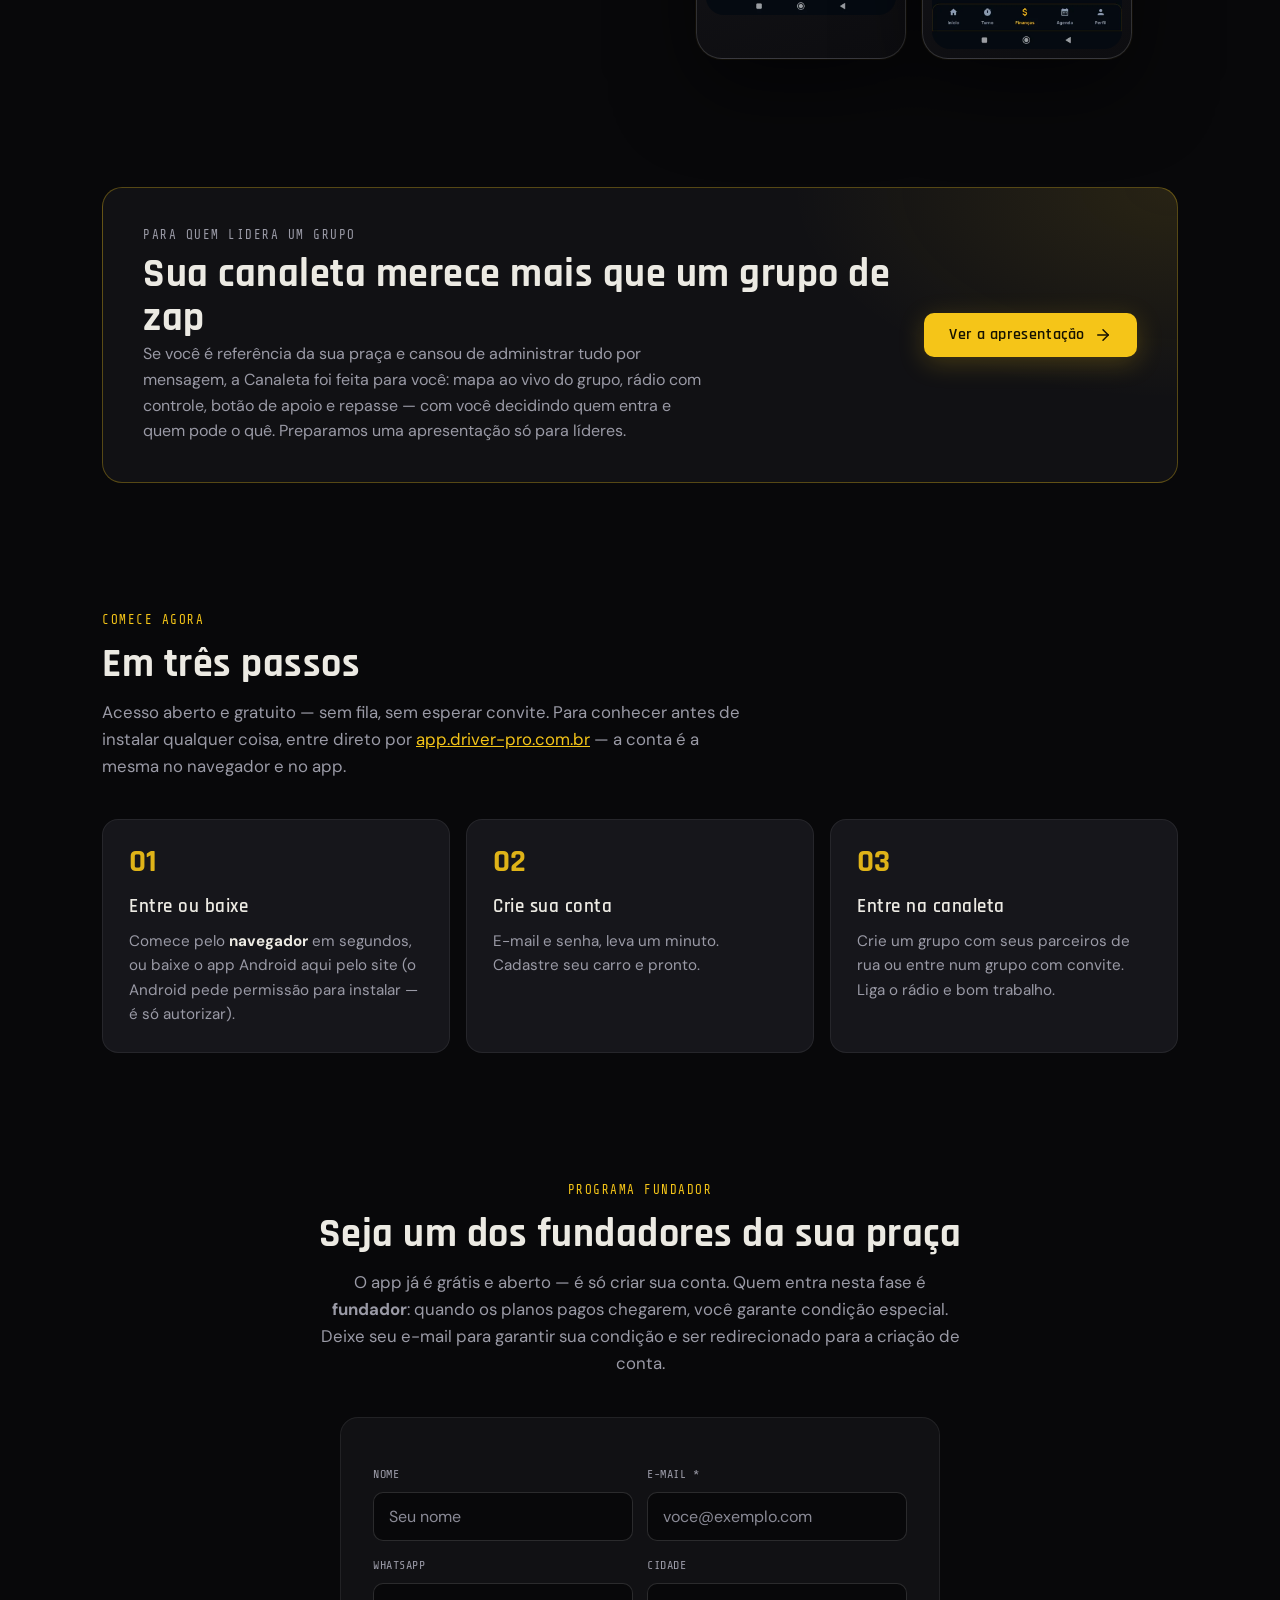
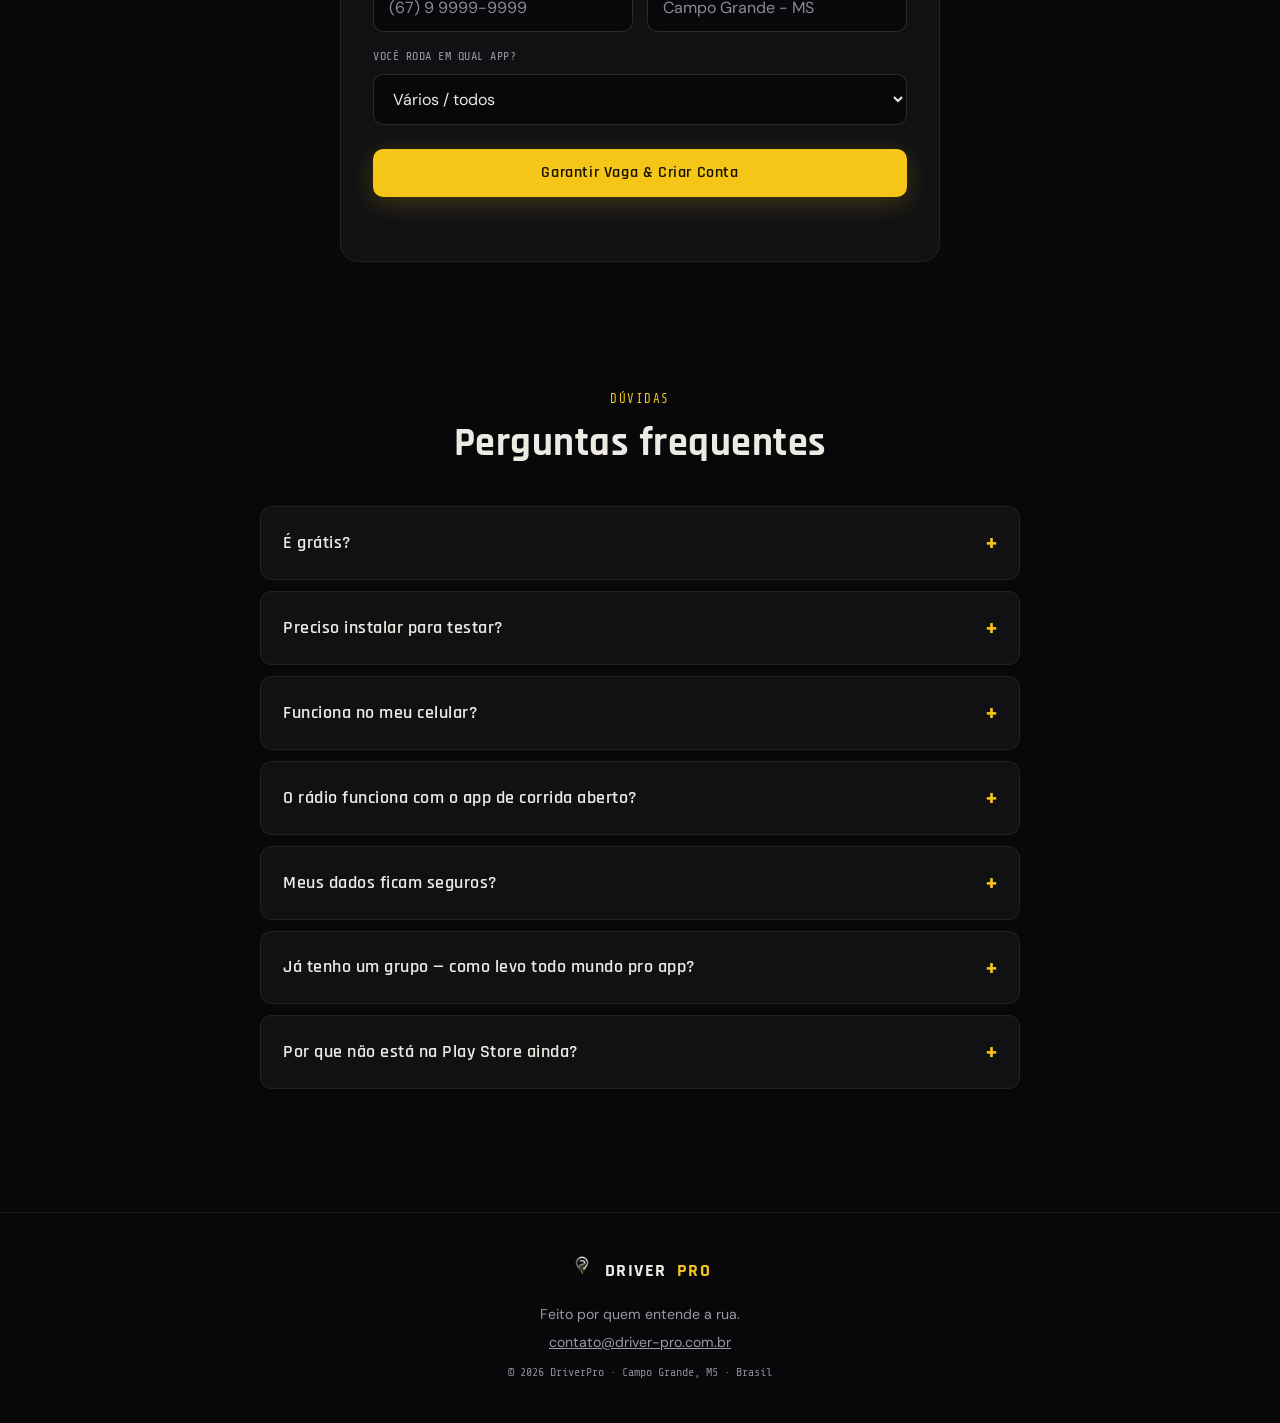
<file: index_v3.html>
<!DOCTYPE html>
<html lang="pt-BR">

<head>
  <meta charset="UTF-8">
  <meta name="viewport" content="width=device-width, initial-scale=1.0">

  <!-- ══ SEO ══ -->
  <title>DriverPro Brasil | Monitor de Corridas, Lucro Real e Rádio PTT</title>
  <meta name="description"
    content="O copiloto definitivo do motorista de aplicativo no Brasil. Calcule seu Lucro Real no Monitor de Corridas, use o Rádio PTT em segundo plano e veja os parceiros no Mapa da Pista ao vivo para sua segurança.">
  <meta name="keywords"
    content="driverpro, driverpro brasil, motorista de aplicativo, uber, 99, indrive, rádio para motoristas, PTT, canaleta, controle financeiro motorista, lucro líquido uber, custo por km, app para motorista">
  <link rel="canonical" href="https://driver-pro.com.br/">
  <meta name="robots" content="index, follow">

  <!-- Open Graph (WhatsApp/redes mostram esse cartão ao compartilhar o link) -->
  <meta property="og:type" content="website">
  <meta property="og:url" content="https://driver-pro.com.br/">
  <meta property="og:title" content="DriverPro Brasil — feito para quem vive do volante">
  <meta property="og:description"
    content="Monitor de corridas, lucro real, mapa ao vivo e rádio comunicador integrado para motoristas autônomos no Brasil.">
  <meta property="og:locale" content="pt_BR">
  <meta property="og:site_name" content="DriverPro Brasil">
  <meta property="og:image" content="https://driver-pro.com.br/logoOficial.png">

  <meta name="twitter:card" content="summary">
  <meta name="twitter:title" content="DriverPro Brasil — feito para quem vive do volante">
  <meta name="twitter:description"
    content="Monitor de corridas, lucro real, mapa ao vivo e rádio comunicador integrado para motoristas autônomos no Brasil.">
  <meta name="twitter:image" content="https://driver-pro.com.br/logoOficial.png">

  <script type="application/ld+json">
  {
    "@context": "https://schema.org",
    "@type": "SoftwareApplication",
    "name": "DriverPro Brasil",
    "alternateName": "DriverPro",
    "operatingSystem": "Android, Web Browser",
    "applicationCategory": "MobileApplication, BusinessApplication",
    "applicationSubCategory": "Utility for Ride-Hailing Drivers",
    "description": "O copiloto definitivo do motorista de aplicativo no Brasil. Oferece monitor flutuante de corridas para cálculo de lucro real, rádio PTT em segundo plano e mapa de presença em tempo real para grupos informais de apoio.",
    "offers": {
      "@type": "Offer",
      "price": "0.00",
      "priceCurrency": "BRL"
    },
    "inLanguage": "pt-BR",
    "url": "https://driver-pro.com.br/",
    "screenshot": [
      "https://driver-pro.com.br/screens/app-canaleta.png",
      "https://driver-pro.com.br/screens/app-financas.png"
    ],
    "featureList": [
      "Monitor de Corridas (calculadora de lucro flutuante)",
      "Gestão de Lucro Real (caixa de combustível e depreciação)",
      "Rádio PTT (comunicação por voz em segundo plano)",
      "Mapa da Pista (localização de companheiros ao vivo)",
      "Botão de Apoio (alerta de segurança rápida)",
      "Agenda de Particulares"
    ]
  }
  </script>

  <link rel="preload" as="style" href="fonts.css">
  <link rel="stylesheet" href="fonts.css" media="print" onload="this.media='all'">
  <noscript>
    <link rel="stylesheet" href="fonts.css">
  </noscript>
  <link rel="preload" as="image" type="image/webp" href="screens/app-canaleta.webp" fetchpriority="high">
  <link rel="icon" href="favicon-48.webp" type="image/webp">

  <style>
    * {
      box-sizing: border-box;
      margin: 0;
      padding: 0
    }

    :root {
      --bg: #08080a;
      --panel: #111114;
      --panel2: #16161b;
      --panel3: #1c1c22;
      --seam: rgba(255, 255, 255, 0.07);
      --seam2: rgba(255, 255, 255, 0.14);
      --yellow: #f5c518;
      --yellow-soft: rgba(245, 197, 24, 0.10);
      --yellow-line: rgba(245, 197, 24, 0.30);
      --lime: #a3e635;
      --red: #ef4444;
      --wpp: #25d366;
      --muted: #8a8a96;
      --muted2: #9a9aa6;
      --text: #eceae3;
      --fh: 'Rajdhani', sans-serif;
      --fm: 'Share Tech Mono', monospace;
      --fb: 'DM Sans', sans-serif;
      --maxw: 1120px;
    }

    html {
      scroll-behavior: smooth
    }

    body {
      font-family: var(--fb);
      background: var(--bg);
      color: var(--text);
      overflow-x: hidden;
      line-height: 1.6;
      -webkit-font-smoothing: antialiased
    }

    /* fundo: grade sutil + brilho quente no topo */
    .bg-grid {
      position: fixed;
      inset: 0;
      pointer-events: none;
      z-index: 0;
      background-image: linear-gradient(rgba(255, 255, 255, 0.016) 1px, transparent 1px), linear-gradient(90deg, rgba(255, 255, 255, 0.016) 1px, transparent 1px);
      background-size: 44px 44px;
      -webkit-mask-image: radial-gradient(ellipse 80% 60% at 50% 0%, #000, transparent 75%);
      mask-image: radial-gradient(ellipse 80% 60% at 50% 0%, #000, transparent 75%)
    }

    .bg-glow {
      position: fixed;
      top: -260px;
      left: 50%;
      transform: translateX(-50%);
      width: 900px;
      height: 600px;
      pointer-events: none;
      z-index: 0;
      background: radial-gradient(circle, rgba(245, 197, 24, 0.08), transparent 62%)
    }

    .wrap {
      position: relative;
      z-index: 1;
      max-width: var(--maxw);
      margin: 0 auto;
      padding: 0 22px
    }

    /* ── botões ── */
    .btn {
      display: inline-flex;
      align-items: center;
      gap: 9px;
      font-family: var(--fh);
      font-weight: 600;
      letter-spacing: .6px;
      text-decoration: none;
      border-radius: 10px;
      padding: 12px 24px;
      font-size: 1.02rem;
      line-height: 1;
      transition: transform .15s, box-shadow .2s, background .2s, border-color .2s;
      cursor: pointer;
      border: 1px solid transparent;
      white-space: nowrap
    }

    .btn svg {
      width: 18px;
      height: 18px;
      flex-shrink: 0
    }

    .btn:hover {
      transform: translateY(-2px)
    }

    .btn-primary {
      background: var(--yellow);
      color: #161200;
      box-shadow: 0 6px 26px rgba(245, 197, 24, .22)
    }

    .btn-primary:hover {
      box-shadow: 0 10px 34px rgba(245, 197, 24, .32)
    }

    .btn-ghost {
      background: rgba(255, 255, 255, .03);
      color: var(--text);
      border-color: var(--seam2)
    }

    .btn-ghost:hover {
      border-color: var(--yellow-line);
      background: var(--yellow-soft)
    }

    .btn-wpp {
      background: var(--wpp);
      color: #052912
    }

    .btn-sm {
      padding: 9px 16px;
      font-size: .9rem
    }

    /* ── header ── */
    header {
      position: sticky;
      top: 0;
      z-index: 20;
      backdrop-filter: blur(14px);
      background: rgba(8, 8, 10, .72);
      border-bottom: 1px solid var(--seam)
    }

    .nav {
      display: flex;
      justify-content: space-between;
      align-items: center;
      padding: 14px 22px;
      max-width: var(--maxw);
      margin: 0 auto
    }

    .logo {
      display: flex;
      align-items: center;
      gap: 10px;
      font-family: var(--fh);
      font-weight: 700;
      font-size: 1.35rem;
      letter-spacing: 1.5px;
      color: var(--text)
    }

    .logo img {
      width: 26px;
      height: 26px;
      object-fit: contain
    }

    .logo span {
      color: var(--yellow)
    }

    .nav-actions {
      display: flex;
      gap: 10px;
      align-items: center
    }

    .nav-links {
      display: flex;
      gap: 24px;
      align-items: center
    }

    .nav-links a {
      color: var(--muted2);
      text-decoration: none;
      font-family: var(--fh);
      font-weight: 600;
      font-size: 1.02rem;
      letter-spacing: .5px;
      transition: color .2s
    }

    .nav-links a:hover {
      color: var(--yellow)
    }

    /* ── hero ── */
    .hero {
      display: grid;
      grid-template-columns: 1.15fr .85fr;
      gap: 44px;
      align-items: center;
      padding: 72px 0 64px
    }

    .badge {
      display: inline-flex;
      align-items: center;
      gap: 8px;
      font-family: var(--fm);
      font-size: .76rem;
      color: var(--lime);
      border: 1px solid rgba(163, 230, 53, .32);
      border-radius: 999px;
      padding: 5px 14px;
      margin-bottom: 26px;
      background: rgba(163, 230, 53, .05);
      letter-spacing: .5px
    }

    .badge .dot {
      width: 7px;
      height: 7px;
      border-radius: 50%;
      background: var(--lime);
      box-shadow: 0 0 8px var(--lime)
    }

    h1 {
      font-family: var(--fh);
      font-weight: 700;
      font-size: clamp(2.5rem, 6vw, 4.4rem);
      line-height: 1.02;
      letter-spacing: .5px
    }

    h1 em {
      font-style: normal;
      color: var(--yellow)
    }

    .hero .sub {
      color: var(--muted2);
      font-size: clamp(1.05rem, 1.6vw, 1.2rem);
      max-width: 560px;
      margin: 20px 0 32px
    }

    .hero .sub strong {
      color: var(--text);
      font-weight: 600
    }

    .cta-row {
      display: flex;
      gap: 12px;
      flex-wrap: wrap
    }

    .cta-note {
      font-family: var(--fm);
      font-size: .76rem;
      color: var(--muted2);
      margin-top: 18px;
      line-height: 1.7
    }

    .cta-note b {
      color: var(--muted2);
      font-weight: 400
    }

    /* moldura do print no hero */
    .hero-shot {
      justify-self: center;
      position: relative
    }

    .phone {
      width: min(300px, 74vw);
      border-radius: 34px;
      border: 1px solid var(--seam2);
      background: linear-gradient(160deg, #1a1a20, #0d0d10);
      padding: 12px;
      box-shadow: 0 30px 80px rgba(0, 0, 0, .55), 0 0 0 1px rgba(245, 197, 24, .06)
    }

    .phone img {
      width: 100%;
      height: auto;
      display: block;
      border-radius: 24px
    }

    .hero-shot::after {
      content: "";
      position: absolute;
      inset: -40px -30px;
      z-index: -1;
      background: radial-gradient(circle at 60% 30%, rgba(245, 197, 24, .12), transparent 60%)
    }

    /* ── seções ── */
    section {
      padding: 64px 0;
      position: relative
    }

    .eyebrow {
      font-family: var(--fm);
      font-size: .78rem;
      color: var(--yellow);
      letter-spacing: 1.5px;
      margin-bottom: 12px
    }

    h2 {
      font-family: var(--fh);
      font-weight: 700;
      font-size: clamp(1.7rem, 3.6vw, 2.5rem);
      line-height: 1.1;
      letter-spacing: .5px
    }

    .lead {
      color: var(--muted2);
      max-width: 640px;
      margin-top: 12px;
      font-size: 1.05rem
    }

    .section-head {
      margin-bottom: 40px
    }

    /* ── grade de recursos ── */
    .grid {
      display: grid;
      grid-template-columns: repeat(3, 1fr);
      gap: 16px
    }

    .card {
      background: linear-gradient(180deg, var(--panel), #0e0e11);
      border: 1px solid var(--seam);
      border-radius: 16px;
      padding: 26px;
      transition: border-color .2s, transform .2s, background .2s
    }

    .card:hover {
      border-color: var(--yellow-line);
      transform: translateY(-4px)
    }

    .card .ico {
      width: 46px;
      height: 46px;
      border-radius: 12px;
      display: flex;
      align-items: center;
      justify-content: center;
      margin-bottom: 16px;
      background: var(--yellow-soft);
      border: 1px solid var(--yellow-line);
      color: var(--yellow)
    }

    .card .ico svg {
      width: 23px;
      height: 23px
    }

    .card h3 {
      font-family: var(--fh);
      font-size: 1.25rem;
      letter-spacing: .5px;
      margin-bottom: 6px;
      font-weight: 600
    }

    .card p {
      color: var(--muted2);
      font-size: .96rem
    }

    /* ── dois caminhos (sem medo) ── */
    .paths {
      display: grid;
      grid-template-columns: 1fr 1fr;
      gap: 18px
    }

    .path {
      position: relative;
      border: 1px solid var(--seam);
      border-radius: 18px;
      padding: 30px;
      background: var(--panel)
    }

    .path.web {
      border-color: var(--yellow-line);
      background: linear-gradient(180deg, var(--yellow-soft), var(--panel))
    }

    .path .tagline {
      font-family: var(--fm);
      font-size: .72rem;
      letter-spacing: 1.5px;
      color: var(--muted);
      margin-bottom: 14px
    }

    .path.web .tagline {
      color: var(--yellow)
    }

    .path h3 {
      font-family: var(--fh);
      font-weight: 700;
      font-size: 1.5rem;
      letter-spacing: .5px;
      margin-bottom: 8px
    }

    .path p {
      color: var(--muted2);
      font-size: .98rem;
      margin-bottom: 20px
    }

    .path ul {
      list-style: none;
      margin-bottom: 24px;
      display: grid;
      gap: 9px
    }

    .path li {
      display: flex;
      gap: 10px;
      align-items: flex-start;
      color: var(--muted2);
      font-size: .94rem
    }

    .path li svg {
      width: 17px;
      height: 17px;
      color: var(--yellow);
      flex-shrink: 0;
      margin-top: 3px
    }

    /* ── passos ── */
    .passos {
      display: grid;
      grid-template-columns: repeat(3, 1fr);
      gap: 16px;
      counter-reset: passo
    }

    .passo {
      background: var(--panel2);
      border: 1px solid var(--seam);
      border-radius: 16px;
      padding: 26px;
      position: relative
    }

    .passo::before {
      counter-increment: passo;
      content: "0" counter(passo);
      font-family: var(--fh);
      font-weight: 700;
      color: var(--yellow);
      font-size: 2rem;
      line-height: 1;
      display: block;
      margin-bottom: 14px;
      opacity: .9
    }

    .passo h3 {
      font-family: var(--fh);
      font-size: 1.2rem;
      letter-spacing: .5px;
      margin-bottom: 6px;
      font-weight: 600
    }

    .passo p {
      color: var(--muted2);
      font-size: .95rem
    }

    .passo strong {
      color: var(--text)
    }

    /* ── líderes (faixa destaque) ── */
    .leaders {
      border: 1px solid var(--yellow-line);
      border-radius: 20px;
      padding: 38px 40px;
      background: radial-gradient(ellipse 60% 120% at 100% 0%, rgba(245, 197, 24, .10), transparent 60%), var(--panel);
      display: flex;
      align-items: center;
      justify-content: space-between;
      gap: 28px;
      flex-wrap: wrap
    }

    .leaders .txt {
      flex: 1;
      min-width: 280px
    }

    .leaders .eyebrow {
      margin-bottom: 8px
    }

    .leaders h3 {
      font-family: var(--fh);
      font-weight: 700;
      font-size: clamp(1.4rem, 2.6vw, 2rem);
      letter-spacing: .5px;
      margin-bottom: 10px
    }

    .leaders p {
      color: var(--muted2);
      max-width: 560px
    }

    /* ── prova (dois prints) ── */
    .proof {
      display: grid;
      grid-template-columns: 1fr 1fr;
      gap: 20px;
      align-items: center
    }

    .proof-shots {
      display: flex;
      gap: 16px;
      justify-content: center
    }

    .proof-shots .phone {
      width: min(210px, 42vw);
      border-radius: 26px;
      padding: 9px
    }

    .proof-shots .phone img {
      border-radius: 18px
    }

    .proof-shots .phone:nth-child(2) {
      margin-top: 34px
    }

    /* ── formulário ── */
    form {
      background: var(--panel);
      border: 1px solid var(--seam);
      border-radius: 18px;
      padding: 32px;
      max-width: 600px;
      margin: 0 auto
    }

    form .row {
      display: grid;
      grid-template-columns: 1fr 1fr;
      gap: 14px
    }

    @media(max-width:560px) {
      form .row {
        grid-template-columns: 1fr
      }
    }

    label {
      font-family: var(--fm);
      font-size: .74rem;
      color: var(--muted2);
      display: block;
      margin: 16px 0 7px;
      letter-spacing: .5px
    }

    input,
    select {
      width: 100%;
      background: var(--bg);
      border: 1px solid var(--seam2);
      border-radius: 10px;
      color: var(--text);
      padding: 13px 15px;
      font-family: var(--fb);
      font-size: 1rem;
      transition: border-color .2s
    }

    input:focus,
    select:focus {
      outline: none;
      border-color: var(--yellow)
    }

    input::placeholder {
      color: var(--muted)
    }

    #form-msg {
      font-family: var(--fm);
      font-size: .85rem;
      margin-top: 16px;
      min-height: 1.2em
    }

    #form-msg.ok {
      color: var(--lime)
    }

    #form-msg.erro {
      color: var(--red)
    }

    /* ── faq ── */
    .faq-wrap {
      max-width: 760px;
      margin: 0 auto
    }

    details {
      background: var(--panel);
      border: 1px solid var(--seam);
      border-radius: 12px;
      padding: 18px 22px;
      margin-bottom: 11px;
      transition: border-color .2s
    }

    details[open] {
      border-color: var(--yellow-line)
    }

    summary {
      font-family: var(--fh);
      font-weight: 600;
      font-size: 1.1rem;
      cursor: pointer;
      letter-spacing: .5px;
      list-style: none;
      display: flex;
      justify-content: space-between;
      align-items: center;
      gap: 14px
    }

    summary::-webkit-details-marker {
      display: none
    }

    summary::after {
      content: "+";
      font-family: var(--fm);
      color: var(--yellow);
      font-size: 1.4rem;
      transition: transform .2s
    }

    details[open] summary::after {
      transform: rotate(45deg)
    }

    details p {
      color: var(--muted2);
      margin-top: 12px;
      font-size: .97rem
    }

    details a {
      color: var(--yellow)
    }

    /* ── footer ── */
    footer {
      border-top: 1px solid var(--seam);
      padding: 40px 0;
      margin-top: 48px;
      text-align: center;
      color: var(--muted2);
      font-size: .88rem
    }

    footer .logo {
      justify-content: center;
      margin-bottom: 14px;
      font-size: 1.15rem
    }

    footer a {
      color: var(--muted2)
    }

    footer .fine {
      font-family: var(--fm);
      font-size: .74rem;
      color: var(--muted);
      margin-top: 10px
    }

    @media(max-width:860px) {
      .nav-links {
        display: none
      }

      .nav {
        padding: 12px 16px;
        gap: 12px
      }

      .nav-actions .btn-primary {
        white-space: nowrap
      }

      .hero {
        grid-template-columns: 1fr;
        text-align: center;
        padding: 52px 0 48px;
        gap: 36px
      }

      .hero .sub {
        margin-left: auto;
        margin-right: auto
      }

      .cta-row {
        justify-content: center
      }

      .hero-shot {
        order: -1
      }

      .grid,
      .passos {
        grid-template-columns: 1fr
      }

      .paths,
      .proof {
        grid-template-columns: 1fr
      }

      .proof-shots .phone:nth-child(2) {
        margin-top: 0
      }

      .nav-actions .hide-sm {
        display: none
      }
    }

    /* Widget Flutuante do WhatsApp */
    .wpp-float {
      position: fixed;
      bottom: 24px;
      right: 24px;
      z-index: 999;
      background: var(--wpp);
      color: #fff;
      width: 56px;
      height: 56px;
      border-radius: 50%;
      display: flex;
      align-items: center;
      justify-content: center;
      box-shadow: 0 6px 20px rgba(37, 211, 102, 0.35);
      transition: transform .2s, box-shadow .2s;
      text-decoration: none;
      border: none;
      cursor: pointer;
    }

    .wpp-float:hover {
      transform: scale(1.1);
      box-shadow: 0 10px 26px rgba(37, 211, 102, 0.45);
    }

    .wpp-float svg {
      width: 28px;
      height: 28px;
    }

  </style>
</head>

<body>
  <div class="bg-grid"></div>
  <div class="bg-glow"></div>

  <!-- Ícones (Lucide, MIT) embutidos como símbolos SVG -->
  <svg width="0" height="0" style="position:absolute" aria-hidden="true">
    <symbol id="i-radio" viewBox="0 0 24 24" fill="none" stroke="currentColor" stroke-width="2" stroke-linecap="round"
      stroke-linejoin="round">
      <path d="M4.9 19.1C1 15.2 1 8.8 4.9 4.9" />
      <path d="M7.8 16.2c-2.3-2.3-2.3-6.1 0-8.5" />
      <circle cx="12" cy="12" r="2" />
      <path d="M16.2 7.8c2.3 2.3 2.3 6.1 0 8.5" />
      <path d="M19.1 4.9C23 8.8 23 15.1 19.1 19" />
    </symbol>
    <symbol id="i-map" viewBox="0 0 24 24" fill="none" stroke="currentColor" stroke-width="2" stroke-linecap="round"
      stroke-linejoin="round">
      <path d="M20 10c0 6-8 12-8 12s-8-6-8-12a8 8 0 0 1 16 0Z" />
      <circle cx="12" cy="10" r="3" />
    </symbol>
    <symbol id="i-help" viewBox="0 0 24 24" fill="none" stroke="currentColor" stroke-width="2" stroke-linecap="round"
      stroke-linejoin="round">
      <circle cx="12" cy="12" r="10" />
      <circle cx="12" cy="12" r="4" />
      <line x1="4.93" y1="4.93" x2="9.17" y2="9.17" />
      <line x1="14.83" y1="14.83" x2="19.07" y2="19.07" />
      <line x1="14.83" y1="9.17" x2="19.07" y2="4.93" />
      <line x1="9.17" y1="14.83" x2="4.93" y2="19.07" />
    </symbol>
    <symbol id="i-route" viewBox="0 0 24 24" fill="none" stroke="currentColor" stroke-width="2" stroke-linecap="round"
      stroke-linejoin="round">
      <circle cx="6" cy="19" r="3" />
      <path d="M9 19h8.5a3.5 3.5 0 0 0 0-7h-11a3.5 3.5 0 0 1 0-7H15" />
      <circle cx="18" cy="5" r="3" />
    </symbol>
    <symbol id="i-calendar" viewBox="0 0 24 24" fill="none" stroke="currentColor" stroke-width="2"
      stroke-linecap="round" stroke-linejoin="round">
      <rect width="18" height="18" x="3" y="4" rx="2" />
      <path d="M3 10h18" />
      <path d="M8 2v4" />
      <path d="M16 2v4" />
    </symbol>
    <symbol id="i-chart" viewBox="0 0 24 24" fill="none" stroke="currentColor" stroke-width="2" stroke-linecap="round"
      stroke-linejoin="round">
      <path d="M3 3v18h18" />
      <path d="m19 9-5 5-4-4-3 3" />
    </symbol>
    <symbol id="i-check" viewBox="0 0 24 24" fill="none" stroke="currentColor" stroke-width="2.5" stroke-linecap="round"
      stroke-linejoin="round">
      <path d="M20 6 9 17l-5-5" />
    </symbol>
    <symbol id="i-globe" viewBox="0 0 24 24" fill="none" stroke="currentColor" stroke-width="2" stroke-linecap="round"
      stroke-linejoin="round">
      <circle cx="12" cy="12" r="10" />
      <path d="M12 2a15.3 15.3 0 0 0 0 20 15.3 15.3 0 0 0 0-20" />
      <path d="M2 12h20" />
    </symbol>
    <symbol id="i-download" viewBox="0 0 24 24" fill="none" stroke="currentColor" stroke-width="2"
      stroke-linecap="round" stroke-linejoin="round">
      <path d="M21 15v4a2 2 0 0 1-2 2H5a2 2 0 0 1-2-2v-4" />
      <polyline points="7 10 12 15 17 10" />
      <line x1="12" y1="15" x2="12" y2="3" />
    </symbol>
    <symbol id="i-arrow" viewBox="0 0 24 24" fill="none" stroke="currentColor" stroke-width="2" stroke-linecap="round"
      stroke-linejoin="round">
      <line x1="5" y1="12" x2="19" y2="12" />
      <polyline points="12 5 19 12 12 19" />
    </symbol>
  </svg>

  <header>
    <nav class="nav">
      <div class="logo">
        <picture>
          <source srcset="logoOficial.webp" type="image/webp">
          <img src="logoOficial.png" width="26" height="26" alt="DriverPro">
        </picture>
        DRIVER<span>PRO</span>
      </div>
      <div class="nav-links">
        <a href="#lucro">Monitor de Lucro</a>
        <a href="#seguranca">Rádio & Segurança</a>
        <a href="#lideres">Para Líderes</a>
        <a href="#faq">Perguntas Frequentes</a>
      </div>
      <div class="nav-actions">
        <a class="btn btn-ghost btn-sm hide-sm" href="https://app.driver-pro.com.br/login">Entrar</a>
        <a class="btn btn-primary btn-sm" href="https://app.driver-pro.com.br/register"><svg>
            <use href="#i-globe" />
          </svg>Testar agora</a>
      </div>
    </nav>
  </header>

  <main class="wrap">

    <!-- ══ HERO ══ -->
    <section class="hero">
      <div class="hero-text">
        <span class="badge"><span class="dot"></span>BETA ABERTO · VERSÃO 1.7 NO AR</span>
        <h1>
          <span style="display: block; font-size: clamp(0.9rem, 2vw, 1.25rem); color: var(--yellow); text-transform: uppercase; letter-spacing: 2px; font-family: var(--fm); margin-bottom: 12px; font-weight: 500;">DriverPro Brasil</span>
          Rodou o dia inteiro.<br><em>Sobrou quanto?</em>
        </h1>
        <p class="sub">O DriverPro mostra seu <strong>lucro de verdade</strong> em cada corrida e conecta você aos
          parceiros de confiança. Use o monitor de corridas em tempo real no app para aceitar só o que vale a pena,
          controle seus custos e fale com seus parceiros via rádio PTT e mapa ao vivo.</p>
        <div class="cta-row">
          <a class="btn btn-primary" href="https://app.driver-pro.com.br/register"><svg>
              <use href="#i-globe" />
            </svg>Começar no Navegador</a>
          <a class="btn btn-ghost" href="https://driver-pro.com.br/download/driverpro-release.apk"
            id="btn-download-release"><svg>
              <use href="#i-download" />
            </svg>Baixar para Android</a>
        </div>
        <p class="cta-note">
          <b>Sem instalar nada:</b> crie a conta no navegador e já use finanças e mapa ao vivo. O aplicativo Android é
          necessário para o rádio em segundo plano.<br>
          v1.7 · arquivo seguro e verificado · grátis durante o beta · sem cartão · feito no Brasil
        </p>
      </div>
      <div class="hero-shot">
        <div class="phone">
          <picture>
            <source srcset="screens/app-canaleta.webp" type="image/webp">
            <img src="screens/app-canaleta.png" width="600" height="1333" fetchpriority="high"
                alt="Tela da Canaleta no app DriverPro: mapa ao vivo, presença e rádio">
          </picture>
        </div>
      </div>
    </section>

    <!-- ══ RECURSOS INDIVIDUAIS ══ -->
    <section id="lucro">
      <div class="section-head">
        <p class="eyebrow">FERRAMENTAS INDIVIDUAIS</p>
        <h2>Proteja seu bolso e decida na hora</h2>
        <p class="lead">Ferramentas de uso 100% pessoal e privado para você monitorar suas margens de lucro, calcular
          custos reais e tomar decisões de forma independente no volante.</p>
      </div>
      <div class="grid">
        <!-- Card 1: Monitor de Corridas (Individual) -->
        <div class="card">
          <div class="card-top">
            <div class="ico"><svg>
                <use href="#i-route" />
              </svg></div>
            <h3>Monitor de Corridas</h3>
            <p>Decida na hora. Nosso monitor inteligente flutuante lê as ofertas da tela* e exibe na hora o lucro real
              estimado antes de você aceitar.</p>
          </div>
        </div>

        <!-- Card 2: Financeiro Real (Individual) -->
        <div class="card">
          <div class="card-top">
            <div class="ico"><svg>
                <use href="#i-chart" />
              </svg></div>
            <h3>Financeiro no Bolso</h3>
            <p>Esqueça planilhas. Registre combustível, seguro, taxas e depreciação de forma simples em nosso sistema
              web ou no
              app Android para ver o caixa real.</p>
          </div>
        </div>

        <!-- Card 3: Agenda e Particulares (Individual) -->
        <div class="card">
          <div class="card-top">
            <div class="ico"><svg>
                <use href="#i-calendar" />
              </svg></div>
            <h3>Agenda de Particulares</h3>
            <p>Gerencie seus clientes particulares de forma privada. Organize escalas, agende corridas e controle seus
              ganhos diretos.</p>
          </div>
        </div>
      </div>
    </section>

    <!-- ══ RECURSOS DE GRUPO (A CANALETA) ══ -->
    <section id="seguranca">
      <div class="section-head">
        <p class="eyebrow">A CANALETA · REDE DE APOIO</p>
        <h2>Não rode sozinho na pista</h2>
        <p class="lead">A Canaleta é o agrupamento informal de motoristas autônomos para compartilhar áudio e presença.
          Sem burocracia ou personalidade jurídica: apenas amigos se cuidando na rua.</p>
      </div>
      <div class="grid">
        <!-- Card 1: Rádio PTT (Grupo) -->
        <div class="card">
          <div class="card-top">
            <div class="ico"><svg>
                <use href="#i-radio" />
              </svg></div>
            <h3>Rádio PTT</h3>
            <p>Fale direto em segundo plano. Mantenha contato rápido com seus parceiros de pista enquanto navega no GPS
              ou no app de corrida.</p>
          </div>
        </div>

        <!-- Card 2: Mapa ao Vivo (Grupo) -->
        <div class="card">
          <div class="card-top">
            <div class="ico"><svg>
                <use href="#i-map" />
              </svg></div>
            <h3>Mapa da Praça</h3>
            <p>Acompanhe onde os companheiros do seu grupo estão rodando em tempo real. Veja a presença ativa no mapa
              integrado.</p>
          </div>
        </div>

        <!-- Card 3: Apoio na Rua (Emergência) -->
        <div class="card">
          <div class="card-top">
            <div class="ico"><svg>
                <use href="#i-help" />
              </svg></div>
            <h3>Emergência & Apoio</h3>
            <p>Quebrou o carro ou passou por risco? Dispare o alerta de socorro rápido e sua posição é enviada apenas
              para os parceiros do grupo.</p>
          </div>
        </div>
      </div>
    </section>

    <!-- ══ DOIS CAMINHOS (sem medo) ══ -->
    <section id="comecar">
      <div class="section-head">
        <p class="eyebrow">COMECE DO SEU JEITO</p>
        <h2>Dois caminhos, a mesma conta</h2>
        <p class="lead">Com receio de instalar? Comece pelo navegador em segundos. Quando quiser rodar
          na rua com tudo na palma da mão, o app Android usa exatamente a mesma conta.</p>
      </div>
      <div class="paths">
        <div class="path web">
          <p class="tagline">SEM INSTALAR NADA · RECOMENDADO PARA COMEÇAR</p>
          <h3>Pelo navegador</h3>
          <p>Abre, cria a conta e já está dentro. Nada para baixar, nada para autorizar.</p>
          <ul>
            <li><svg>
                <use href="#i-check" />
              </svg>Finanças e visualização do mapa</li>
            <li><svg>
                <use href="#i-check" />
              </svg>Funciona em qualquer aparelho com internet</li>
            <li><svg>
                <use href="#i-check" />
              </svg>Zero download, zero dor de cabeça</li>
          </ul>
          <a class="btn btn-primary" href="https://app.driver-pro.com.br/register"><svg>
              <use href="#i-globe" />
            </svg>Abrir no navegador</a>
        </div>
        <div class="path">
          <p class="tagline">PARA QUEM JÁ ESTÁ NA PISTA</p>
          <h3>App Android</h3>
          <p>A experiência completa para o dia a dia rodando: rápido, em tela cheia e sempre à mão.</p>
          <ul>
            <li><svg>
                <use href="#i-check" />
              </svg>Rádio em segundo plano com o Waze/Uber aberto (exclusivo do app)</li>
            <li><svg>
                <use href="#i-check" />
              </svg>GPS e desempenho otimizados para a rua</li>
            <li><svg>
                <use href="#i-check" />
              </svg>A mesma conta do navegador</li>
          </ul>
          <a class="btn btn-ghost" href="https://driver-pro.com.br/download/driverpro-release.apk"><svg>
              <use href="#i-download" />
            </svg>Baixar para Android</a>
        </div>
      </div>
    </section>

    <!-- ══ PROVA (prints reais) ══ -->
    <section id="prova">
      <div class="proof">
        <div class="proof-text">
          <p class="eyebrow">PRODUTO REAL, NÃO PROMESSA</p>
          <h2>Veja de perto</h2>
          <p class="lead">Capturas do app em uso: a Canaleta com o mapa e o rádio, e o financeiro do dia
            fechando a conta. É isso que você encontra hoje ao entrar.</p>
        </div>
        <div class="proof-shots">
          <div class="phone">
            <picture>
              <source srcset="screens/app-canaleta.webp" type="image/webp">
              <img src="screens/app-canaleta.png" width="600" height="1333" loading="lazy" alt="Canaleta: mapa, presença e rádio">
            </picture>
          </div>
          <div class="phone">
            <picture>
              <source srcset="screens/app-financas.webp" type="image/webp">
              <img src="screens/app-financas.png" width="600" height="1333" loading="lazy" alt="Finanças do dia: ganhos, gastos e lucro">
            </picture>
          </div>
        </div>
      </div>
    </section>

    <!-- ══ LÍDERES ══ -->
    <section id="lideres">
      <div class="leaders">
        <div class="txt">
          <p class="eyebrow">PARA QUEM LIDERA UM GRUPO</p>
          <h2>Sua canaleta merece mais que um grupo de zap</h2>
          <p>Se você é referência da sua praça e cansou de administrar tudo por mensagem, a Canaleta
            foi feita para você: mapa ao vivo do grupo, rádio com controle, botão de apoio e repasse —
            com você decidindo quem entra e quem pode o quê. Preparamos uma apresentação só para líderes.</p>
        </div>
        <a class="btn btn-primary" href="https://driver-pro.com.br/parceiros/">Ver a apresentação<svg>
            <use href="#i-arrow" />
          </svg></a>
      </div>
    </section>

    <!-- ══ COMO ENTRAR ══ -->
    <section id="como">
      <div class="section-head">
        <p class="eyebrow">COMECE AGORA</p>
        <h2>Em três passos</h2>
        <p class="lead">Acesso aberto e gratuito — sem fila, sem esperar convite. Para conhecer antes de
          instalar qualquer coisa, entre direto por <a href="https://app.driver-pro.com.br/register"
            style="color:var(--yellow)">app.driver-pro.com.br</a> — a conta é a mesma no navegador e no app.</p>
      </div>
      <div class="passos">
        <div class="passo">
          <h3>Entre ou baixe</h3>
          <p>Comece pelo <strong>navegador</strong> em segundos, ou baixe o app Android aqui pelo site (o Android pede
            permissão para instalar — é só autorizar).</p>
        </div>
        <div class="passo">
          <h3>Crie sua conta</h3>
          <p>E-mail e senha, leva um minuto. Cadastre seu carro e pronto.</p>
        </div>
        <div class="passo">
          <h3>Entre na canaleta</h3>
          <p>Crie um grupo com seus parceiros de rua ou entre num grupo com convite. Liga o rádio e bom trabalho.</p>
        </div>
      </div>
    </section>

    <!-- ══ FORMULÁRIO ══ -->
    <section id="beta">
      <div class="section-head" style="text-align:center">
        <p class="eyebrow">PROGRAMA FUNDADOR</p>
        <h2>Seja um dos fundadores da sua praça</h2>
        <p class="lead" style="margin-left:auto;margin-right:auto">O app já é grátis e aberto — é só criar
          sua conta. Quem entra nesta fase é <strong>fundador</strong>: quando os planos pagos chegarem, você
          garante condição especial. Deixe seu e-mail para garantir sua condição e ser redirecionado para a criação de
          conta.</p>
      </div>
      <form id="waitlist-form">
        <div class="row">
          <div><label for="f-nome">NOME</label><input id="f-nome" name="name" maxlength="100" placeholder="Seu nome">
          </div>
          <div><label for="f-email">E-MAIL *</label><input id="f-email" name="email" type="email" required
              placeholder="voce@exemplo.com"></div>
        </div>
        <div class="row">
          <div><label for="f-fone">WHATSAPP</label><input id="f-fone" name="phone" maxlength="20"
              placeholder="(67) 9 9999-9999"></div>
          <div><label for="f-cidade">CIDADE</label><input id="f-cidade" name="city" maxlength="100"
              placeholder="Campo Grande - MS"></div>
        </div>
        <label for="f-plataforma">VOCÊ RODA EM QUAL APP?</label>
        <select id="f-plataforma" name="platform">
          <option value="all">Vários / todos</option>
          <option value="uber">Uber</option>
          <option value="99">99</option>
          <option value="indrive">InDrive</option>
        </select>
        <div style="margin-top:24px;text-align:center">
          <button class="btn btn-primary" type="submit" id="f-enviar"
            style="width:100%;justify-content:center;padding:15px">Garantir Vaga & Criar Conta</button>
        </div>
        <p id="form-msg"></p>
      </form>
    </section>

    <!-- ══ FAQ ══ -->
    <section id="faq">
      <div class="section-head" style="text-align:center">
        <p class="eyebrow">DÚVIDAS</p>
        <h2>Perguntas frequentes</h2>
      </div>
      <div class="faq-wrap">
        <details>
          <summary>É grátis?</summary>
          <p>Sim, tudo liberado e sem cartão. Quem entra agora é fundador: quando lançarmos os planos pagos, você terá
            condição especial por ter chegado no começo.</p>
        </details>
        <details>
          <summary>Preciso instalar para testar?</summary>
          <p>Não. Entre em <a href="https://app.driver-pro.com.br/register">app.driver-pro.com.br</a>, crie a conta e
            use direto no navegador: finanças, rádio e mapa ao vivo. Se gostar, o app Android usa a mesma conta.</p>
        </details>
        <details>
          <summary>Funciona no meu celular?</summary>
          <p>Qualquer Android razoavelmente atual. iPhone ainda não tem app — mas dá para usar a versão web no navegador
            de qualquer aparelho.</p>
        </details>
        <details>
          <summary>O rádio funciona com o app de corrida aberto?</summary>
          <p>Sim. O rádio segue conectado em segundo plano com uma notificação fixa — você ouve e fala enquanto navega
            no Waze, Uber ou 99.</p>
        </details>
        <details>
          <summary>Meus dados ficam seguros?</summary>
          <p>Seus dados são seus: conexão criptografada (HTTPS/TLS) em todo o tráfego, servidores protegidos e
            ferramentas para exportar ou excluir sua conta quando quiser, como manda a LGPD.</p>
        </details>
        <details>
          <summary>Já tenho um grupo — como levo todo mundo pro app?</summary>
          <p>Melhor cenário. Veja a <a href="https://driver-pro.com.br/parceiros/">apresentação para líderes</a> e chame
            a gente no WhatsApp: ajudamos a criar sua canaleta e a instalar aparelho por aparelho, se precisar.</p>
        </details>
        <details>
          <summary>Por que não está na Play Store ainda?</summary>
          <p>Ainda estamos em beta, ajustando os últimos detalhes antes de publicar. Enquanto isso o acesso é aberto:
            use direto no navegador ou instale o Android pelo site. A publicação na Play Store vem na sequência.</p>
        </details>
      </div>
    </section>

  </main>

  <footer>
    <div class="wrap">
      <div class="logo">
        <picture>
          <source srcset="logoOficial.webp" type="image/webp">
          <img src="logoOficial.png" width="26" height="26" alt="DriverPro">
        </picture>
        DRIVER<span>PRO</span>
      </div>
      <p>Feito por quem entende a rua.</p>
      <p style="margin-top:6px"><a href="mailto:contato@driver-pro.com.br">contato@driver-pro.com.br</a></p>
      <p class="fine">© 2026 DriverPro · Campo Grande, MS · Brasil</p>
    </div>
  </footer>

  <a href="#" class="wpp-float" id="btn-wpp-float" style="display:none" target="_blank" aria-label="Chamar no WhatsApp">
    <svg viewBox="0 0 24 24" fill="currentColor">
      <path
        d="M17.472 14.382c-.297-.149-1.758-.867-2.03-.967-.273-.099-.471-.148-.67.15-.197.297-.767.966-.94 1.164-.173.199-.347.223-.644.075-.297-.15-1.255-.463-2.39-1.475-.883-.788-1.48-1.761-1.653-2.059-.173-.297-.018-.458.13-.606.134-.133.298-.347.446-.52.149-.174.198-.298.298-.497.099-.198.05-.371-.025-.52-.075-.149-.669-1.612-.916-2.207-.242-.579-.487-.5-.669-.51-.173-.008-.371-.01-.57-.01-.198 0-.52.074-.792.372-.272.297-1.04 1.016-1.04 2.479 0 1.462 1.065 2.875 1.213 3.074.149.198 2.096 3.2 5.077 4.487.709.306 1.262.489 1.694.625.712.227 1.36.195 1.871.118.571-.085 1.758-.719 2.006-1.413.248-.694.248-1.289.173-1.413-.074-.124-.272-.198-.57-.347m-5.421 7.403h-.004a9.87 9.87 0 01-5.031-1.378l-.361-.214-3.741.982.998-3.648-.235-.374a9.86 9.86 0 01-1.51-5.26c.001-5.45 4.436-9.884 9.888-9.884 2.64 0 5.122 1.03 6.988 2.898a9.825 9.825 0 012.893 6.994c-.003 5.45-4.437 9.884-9.885 9.884m8.413-18.297A11.815 11.815 0 0012.05 0C5.495 0 .16 5.335.157 11.892c0 2.096.547 4.142 1.588 5.945L0 24l6.335-1.662c1.746.953 3.71 1.458 5.704 1.459h.005c6.554 0 11.89-5.335 11.893-11.893a11.821 11.821 0 00-3.48-8.413Z" />
    </svg>
  </a>

  <script>
    // WhatsApp do beta: preencha com DDI+DDD+numero (ex.: 5567999990000) para exibir o botao.
    const WHATSAPP_NUMERO = "5567991797871";
    if (WHATSAPP_NUMERO) {
      const b = document.getElementById("btn-wpp-float");
      b.href = "https://wa.me/" + WHATSAPP_NUMERO + "?text=" +
        encodeURIComponent("Olá! Vi o site do DriverPro e quero ser fundador / começar a usar.");
      b.style.display = "flex";
    }

    // Auto-formatação do WhatsApp de forma orgânica (sem placeholders rígidos ou Xs)
    const phoneInput = document.getElementById("f-fone");
    if (phoneInput) {
      phoneInput.addEventListener("input", (e) => {
        let value = e.target.value.replace(/\D/g, "");
        if (value.length > 11) value = value.slice(0, 11);
        
        if (value.length > 6) {
          e.target.value = `(${value.slice(0, 2)}) ${value.slice(2, 7)}-${value.slice(7)}`;
        } else if (value.length > 2) {
          e.target.value = `(${value.slice(0, 2)}) ${value.slice(2)}`;
        } else if (value.length > 0) {
          e.target.value = `(${value}`;
        }
      });
    }

    document.getElementById("waitlist-form").addEventListener("submit", async (e) => {
      e.preventDefault();
      const msg = document.getElementById("form-msg");
      const btn = document.getElementById("f-enviar");
      const dados = Object.fromEntries(new FormData(e.target).entries());
      btn.disabled = true; msg.className = ""; msg.textContent = "enviando...";
      try {
        const r = await fetch("https://api.driver-pro.com.br/api/v1/waitlist/", {
          method: "POST",
          headers: { "Content-Type": "application/json" },
          body: JSON.stringify(dados),
        });
        if (r.ok) {
          msg.className = "ok";
          msg.textContent = "✓ Vaga anotada! Redirecionando para a criação de conta...";
          setTimeout(() => {
            window.location.href = "https://app.driver-pro.com.br/register?email=" + encodeURIComponent(dados.email);
          }, 1500);
        } else if (r.status === 429) {
          msg.className = "erro";
          msg.textContent = "Muitas tentativas — espera um pouquinho e tenta de novo.";
          btn.disabled = false;
        } else {
          const corpo = await r.json().catch(() => ({}));
          msg.className = "erro";
          msg.textContent = corpo.email ? "Confere o e-mail digitado." : "Algo deu errado — tenta de novo.";
          btn.disabled = false;
        }
      } catch {
        msg.className = "erro";
        msg.textContent = "Sem conexão com o servidor — tenta de novo já já.";
        btn.disabled = false;
      }
    });
  </script>
</body>

</html>
</file>
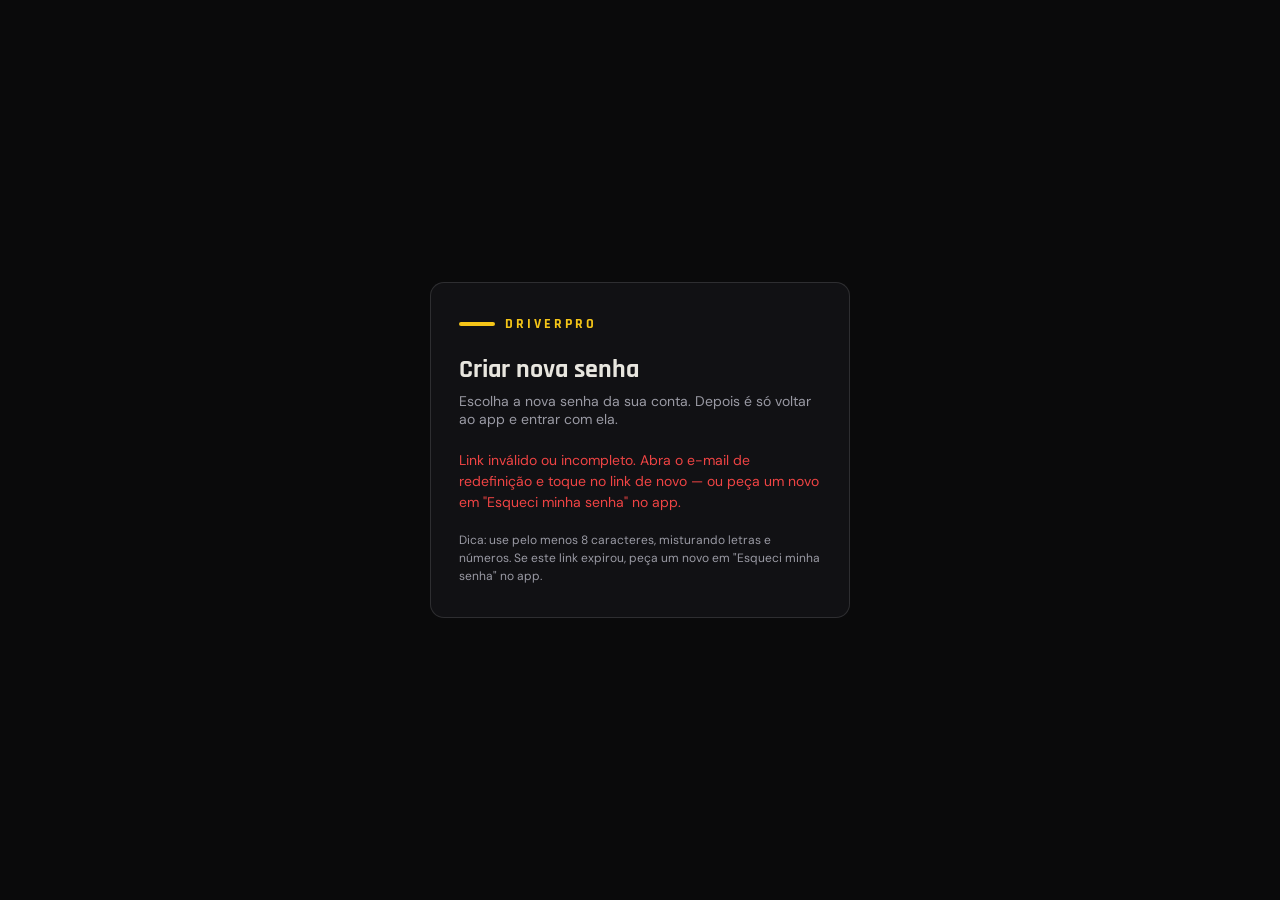
<file: reset-password.html>
<!doctype html>
<html lang="pt-BR">
<head>
<meta charset="utf-8">
<meta name="viewport" content="width=device-width,initial-scale=1">
<meta name="robots" content="noindex,nofollow">
<title>DriverPRO — Redefinir senha</title>
<link rel="preconnect" href="https://fonts.googleapis.com">
<link href="https://fonts.googleapis.com/css2?family=DM+Sans:wght@400;500;700&family=Rajdhani:wght@600;700&display=swap" rel="stylesheet">
<style>
:root{
  --bg:#0a0a0b;--panel:#111114;
  --seam:rgba(255,255,255,0.06);--seam2:rgba(255,255,255,0.12);
  --yellow:#f5c518;--yellow-dim:rgba(245,197,24,0.08);
  --lime:#a3e635;--red:#ef4444;
  --muted2:#9a9aa4;--text:#e8e6df;
  --fh:'Rajdhani',sans-serif;--fb:'DM Sans',sans-serif;
}
*{box-sizing:border-box;margin:0;padding:0}
body{background:var(--bg);color:var(--text);font-family:var(--fb);min-height:100vh;
  display:flex;align-items:center;justify-content:center;padding:24px}
.card{background:var(--panel);border:1px solid var(--seam2);border-radius:14px;
  padding:32px 28px;width:100%;max-width:420px}
.brand{display:flex;align-items:center;gap:10px;margin-bottom:22px}
.brand .bar{width:36px;height:4px;border-radius:99px;background:var(--yellow)}
.brand span{font-family:var(--fh);font-weight:700;letter-spacing:3px;color:var(--yellow);font-size:14px}
h1{font-family:var(--fh);font-size:26px;line-height:1.15;margin-bottom:8px}
p.sub{color:var(--muted2);font-size:14px;margin-bottom:22px}
label{display:block;font-size:12px;letter-spacing:1px;color:var(--muted2);margin:14px 0 6px;text-transform:uppercase}
input{width:100%;background:var(--bg);border:1px solid var(--seam2);border-radius:10px;
  color:var(--text);font-size:16px;padding:12px 14px;font-family:var(--fb)}
input:focus{outline:none;border-color:var(--yellow)}
button{width:100%;margin-top:22px;background:var(--yellow);color:#111;border:0;border-radius:10px;
  padding:14px;font-size:16px;font-weight:700;font-family:var(--fb);cursor:pointer}
button:disabled{opacity:.55;cursor:default}
#msg{margin-top:16px;font-size:14px;line-height:1.5;display:none}
#msg.erro{display:block;color:var(--red)}
#msg.ok{display:block;color:var(--lime)}
.hint{margin-top:18px;font-size:12px;color:var(--muted2);line-height:1.5}
</style>
</head>
<body>
<main class="card">
  <div class="brand"><div class="bar"></div><span>DRIVERPRO</span></div>
  <h1>Criar nova senha</h1>
  <p class="sub">Escolha a nova senha da sua conta. Depois é só voltar ao app e entrar com ela.</p>
  <form id="form" novalidate>
    <label for="p1">Nova senha</label>
    <input id="p1" type="password" autocomplete="new-password" minlength="8" required>
    <label for="p2">Repita a nova senha</label>
    <input id="p2" type="password" autocomplete="new-password" minlength="8" required>
    <button id="btn" type="submit">Salvar nova senha</button>
  </form>
  <div id="msg" role="alert"></div>
  <p class="hint">Dica: use pelo menos 8 caracteres, misturando letras e números.
    Se este link expirou, peça um novo em "Esqueci minha senha" no app.</p>
</main>
<script>
(function(){
  var API = "https://api.driver-pro.com.br/api/v1/auth/password-reset/confirm/";
  var q = new URLSearchParams(location.search);
  var uid = q.get("uid"), token = q.get("token");
  var form = document.getElementById("form");
  var msg = document.getElementById("msg");
  var btn = document.getElementById("btn");

  function show(text, ok){
    msg.textContent = text;
    msg.className = ok ? "ok" : "erro";
  }

  if (!uid || !token) {
    form.style.display = "none";
    show("Link inválido ou incompleto. Abra o e-mail de redefinição e toque no link de novo — ou peça um novo em \"Esqueci minha senha\" no app.", false);
    return;
  }

  form.addEventListener("submit", function(ev){
    ev.preventDefault();
    var p1 = document.getElementById("p1").value;
    var p2 = document.getElementById("p2").value;
    if (p1.length < 8) { show("A senha precisa ter pelo menos 8 caracteres.", false); return; }
    if (p1 !== p2) { show("As duas senhas não são iguais.", false); return; }

    btn.disabled = true;
    btn.textContent = "Salvando...";
    fetch(API, {
      method: "POST",
      headers: {"Content-Type": "application/json"},
      body: JSON.stringify({uid: uid, token: token, new_password: p1})
    }).then(function(r){
      return r.json().then(function(data){ return {ok: r.ok, data: data}; });
    }).then(function(res){
      if (res.ok) {
        form.style.display = "none";
        show("Senha atualizada! Abra o app DriverPRO e entre com a nova senha.", true);
      } else {
        var erro = res.data && (res.data.detail ||
          (res.data.new_password && res.data.new_password.join(" ")));
        show(erro || "Não foi possível atualizar a senha. Tente novamente.", false);
        btn.disabled = false;
        btn.textContent = "Salvar nova senha";
      }
    }).catch(function(){
      show("Falha de conexão. Verifique sua internet e tente de novo.", false);
      btn.disabled = false;
      btn.textContent = "Salvar nova senha";
    });
  });
})();
</script>
</body>
</html>
</file>
<file: fonts.css>
/* Fontes locais geradas pelo script de otimização */

@font-face {
  font-family: 'DM Sans';
  font-style: normal;
  font-weight: 400;
  
  font-display: swap;
  src: url(fonts/dm-sans-400-normal-1.woff2) format('woff2');
  unicode-range: U+0100-02BA, U+02BD-02C5, U+02C7-02CC, U+02CE-02D7, U+02DD-02FF, U+0304, U+0308, U+0329, U+1D00-1DBF, U+1E00-1E9F, U+1EF2-1EFF, U+2020, U+20A0-20AB, U+20AD-20C0, U+2113, U+2C60-2C7F, U+A720-A7FF;
}

@font-face {
  font-family: 'DM Sans';
  font-style: normal;
  font-weight: 400;
  
  font-display: swap;
  src: url(fonts/dm-sans-400-normal-2.woff2) format('woff2');
  unicode-range: U+0000-00FF, U+0131, U+0152-0153, U+02BB-02BC, U+02C6, U+02DA, U+02DC, U+0304, U+0308, U+0329, U+2000-206F, U+20AC, U+2122, U+2191, U+2193, U+2212, U+2215, U+FEFF, U+FFFD;
}

@font-face {
  font-family: 'DM Sans';
  font-style: normal;
  font-weight: 500;
  
  font-display: swap;
  src: url(fonts/dm-sans-500-normal-3.woff2) format('woff2');
  unicode-range: U+0100-02BA, U+02BD-02C5, U+02C7-02CC, U+02CE-02D7, U+02DD-02FF, U+0304, U+0308, U+0329, U+1D00-1DBF, U+1E00-1E9F, U+1EF2-1EFF, U+2020, U+20A0-20AB, U+20AD-20C0, U+2113, U+2C60-2C7F, U+A720-A7FF;
}

@font-face {
  font-family: 'DM Sans';
  font-style: normal;
  font-weight: 500;
  
  font-display: swap;
  src: url(fonts/dm-sans-500-normal-4.woff2) format('woff2');
  unicode-range: U+0000-00FF, U+0131, U+0152-0153, U+02BB-02BC, U+02C6, U+02DA, U+02DC, U+0304, U+0308, U+0329, U+2000-206F, U+20AC, U+2122, U+2191, U+2193, U+2212, U+2215, U+FEFF, U+FFFD;
}

@font-face {
  font-family: 'DM Sans';
  font-style: normal;
  font-weight: 600;
  
  font-display: swap;
  src: url(fonts/dm-sans-600-normal-5.woff2) format('woff2');
  unicode-range: U+0100-02BA, U+02BD-02C5, U+02C7-02CC, U+02CE-02D7, U+02DD-02FF, U+0304, U+0308, U+0329, U+1D00-1DBF, U+1E00-1E9F, U+1EF2-1EFF, U+2020, U+20A0-20AB, U+20AD-20C0, U+2113, U+2C60-2C7F, U+A720-A7FF;
}

@font-face {
  font-family: 'DM Sans';
  font-style: normal;
  font-weight: 600;
  
  font-display: swap;
  src: url(fonts/dm-sans-600-normal-6.woff2) format('woff2');
  unicode-range: U+0000-00FF, U+0131, U+0152-0153, U+02BB-02BC, U+02C6, U+02DA, U+02DC, U+0304, U+0308, U+0329, U+2000-206F, U+20AC, U+2122, U+2191, U+2193, U+2212, U+2215, U+FEFF, U+FFFD;
}

@font-face {
  font-family: 'DM Sans';
  font-style: normal;
  font-weight: 700;
  
  font-display: swap;
  src: url(fonts/dm-sans-700-normal-7.woff2) format('woff2');
  unicode-range: U+0100-02BA, U+02BD-02C5, U+02C7-02CC, U+02CE-02D7, U+02DD-02FF, U+0304, U+0308, U+0329, U+1D00-1DBF, U+1E00-1E9F, U+1EF2-1EFF, U+2020, U+20A0-20AB, U+20AD-20C0, U+2113, U+2C60-2C7F, U+A720-A7FF;
}

@font-face {
  font-family: 'DM Sans';
  font-style: normal;
  font-weight: 700;
  
  font-display: swap;
  src: url(fonts/dm-sans-700-normal-8.woff2) format('woff2');
  unicode-range: U+0000-00FF, U+0131, U+0152-0153, U+02BB-02BC, U+02C6, U+02DA, U+02DC, U+0304, U+0308, U+0329, U+2000-206F, U+20AC, U+2122, U+2191, U+2193, U+2212, U+2215, U+FEFF, U+FFFD;
}

@font-face {
  font-family: 'Rajdhani';
  font-style: normal;
  font-weight: 500;
  
  font-display: swap;
  src: url(fonts/rajdhani-500-normal-9.woff2) format('woff2');
  unicode-range: U+0900-097F, U+1CD0-1CF9, U+200C-200D, U+20A8, U+20B9, U+20F0, U+25CC, U+A830-A839, U+A8E0-A8FF, U+11B00-11B09;
}

@font-face {
  font-family: 'Rajdhani';
  font-style: normal;
  font-weight: 500;
  
  font-display: swap;
  src: url(fonts/rajdhani-500-normal-10.woff2) format('woff2');
  unicode-range: U+0100-02BA, U+02BD-02C5, U+02C7-02CC, U+02CE-02D7, U+02DD-02FF, U+0304, U+0308, U+0329, U+1D00-1DBF, U+1E00-1E9F, U+1EF2-1EFF, U+2020, U+20A0-20AB, U+20AD-20C0, U+2113, U+2C60-2C7F, U+A720-A7FF;
}

@font-face {
  font-family: 'Rajdhani';
  font-style: normal;
  font-weight: 500;
  
  font-display: swap;
  src: url(fonts/rajdhani-500-normal-11.woff2) format('woff2');
  unicode-range: U+0000-00FF, U+0131, U+0152-0153, U+02BB-02BC, U+02C6, U+02DA, U+02DC, U+0304, U+0308, U+0329, U+2000-206F, U+20AC, U+2122, U+2191, U+2193, U+2212, U+2215, U+FEFF, U+FFFD;
}

@font-face {
  font-family: 'Rajdhani';
  font-style: normal;
  font-weight: 600;
  
  font-display: swap;
  src: url(fonts/rajdhani-600-normal-12.woff2) format('woff2');
  unicode-range: U+0900-097F, U+1CD0-1CF9, U+200C-200D, U+20A8, U+20B9, U+20F0, U+25CC, U+A830-A839, U+A8E0-A8FF, U+11B00-11B09;
}

@font-face {
  font-family: 'Rajdhani';
  font-style: normal;
  font-weight: 600;
  
  font-display: swap;
  src: url(fonts/rajdhani-600-normal-13.woff2) format('woff2');
  unicode-range: U+0100-02BA, U+02BD-02C5, U+02C7-02CC, U+02CE-02D7, U+02DD-02FF, U+0304, U+0308, U+0329, U+1D00-1DBF, U+1E00-1E9F, U+1EF2-1EFF, U+2020, U+20A0-20AB, U+20AD-20C0, U+2113, U+2C60-2C7F, U+A720-A7FF;
}

@font-face {
  font-family: 'Rajdhani';
  font-style: normal;
  font-weight: 600;
  
  font-display: swap;
  src: url(fonts/rajdhani-600-normal-14.woff2) format('woff2');
  unicode-range: U+0000-00FF, U+0131, U+0152-0153, U+02BB-02BC, U+02C6, U+02DA, U+02DC, U+0304, U+0308, U+0329, U+2000-206F, U+20AC, U+2122, U+2191, U+2193, U+2212, U+2215, U+FEFF, U+FFFD;
}

@font-face {
  font-family: 'Rajdhani';
  font-style: normal;
  font-weight: 700;
  
  font-display: swap;
  src: url(fonts/rajdhani-700-normal-15.woff2) format('woff2');
  unicode-range: U+0900-097F, U+1CD0-1CF9, U+200C-200D, U+20A8, U+20B9, U+20F0, U+25CC, U+A830-A839, U+A8E0-A8FF, U+11B00-11B09;
}

@font-face {
  font-family: 'Rajdhani';
  font-style: normal;
  font-weight: 700;
  
  font-display: swap;
  src: url(fonts/rajdhani-700-normal-16.woff2) format('woff2');
  unicode-range: U+0100-02BA, U+02BD-02C5, U+02C7-02CC, U+02CE-02D7, U+02DD-02FF, U+0304, U+0308, U+0329, U+1D00-1DBF, U+1E00-1E9F, U+1EF2-1EFF, U+2020, U+20A0-20AB, U+20AD-20C0, U+2113, U+2C60-2C7F, U+A720-A7FF;
}

@font-face {
  font-family: 'Rajdhani';
  font-style: normal;
  font-weight: 700;
  
  font-display: swap;
  src: url(fonts/rajdhani-700-normal-17.woff2) format('woff2');
  unicode-range: U+0000-00FF, U+0131, U+0152-0153, U+02BB-02BC, U+02C6, U+02DA, U+02DC, U+0304, U+0308, U+0329, U+2000-206F, U+20AC, U+2122, U+2191, U+2193, U+2212, U+2215, U+FEFF, U+FFFD;
}

@font-face {
  font-family: 'Share Tech Mono';
  font-style: normal;
  font-weight: 400;
  
  font-display: swap;
  src: url(fonts/share-tech-mono-400-normal-18.woff2) format('woff2');
  unicode-range: U+0000-00FF, U+0131, U+0152-0153, U+02BB-02BC, U+02C6, U+02DA, U+02DC, U+0304, U+0308, U+0329, U+2000-206F, U+20AC, U+2122, U+2191, U+2193, U+2212, U+2215, U+FEFF, U+FFFD;
}
</file>
